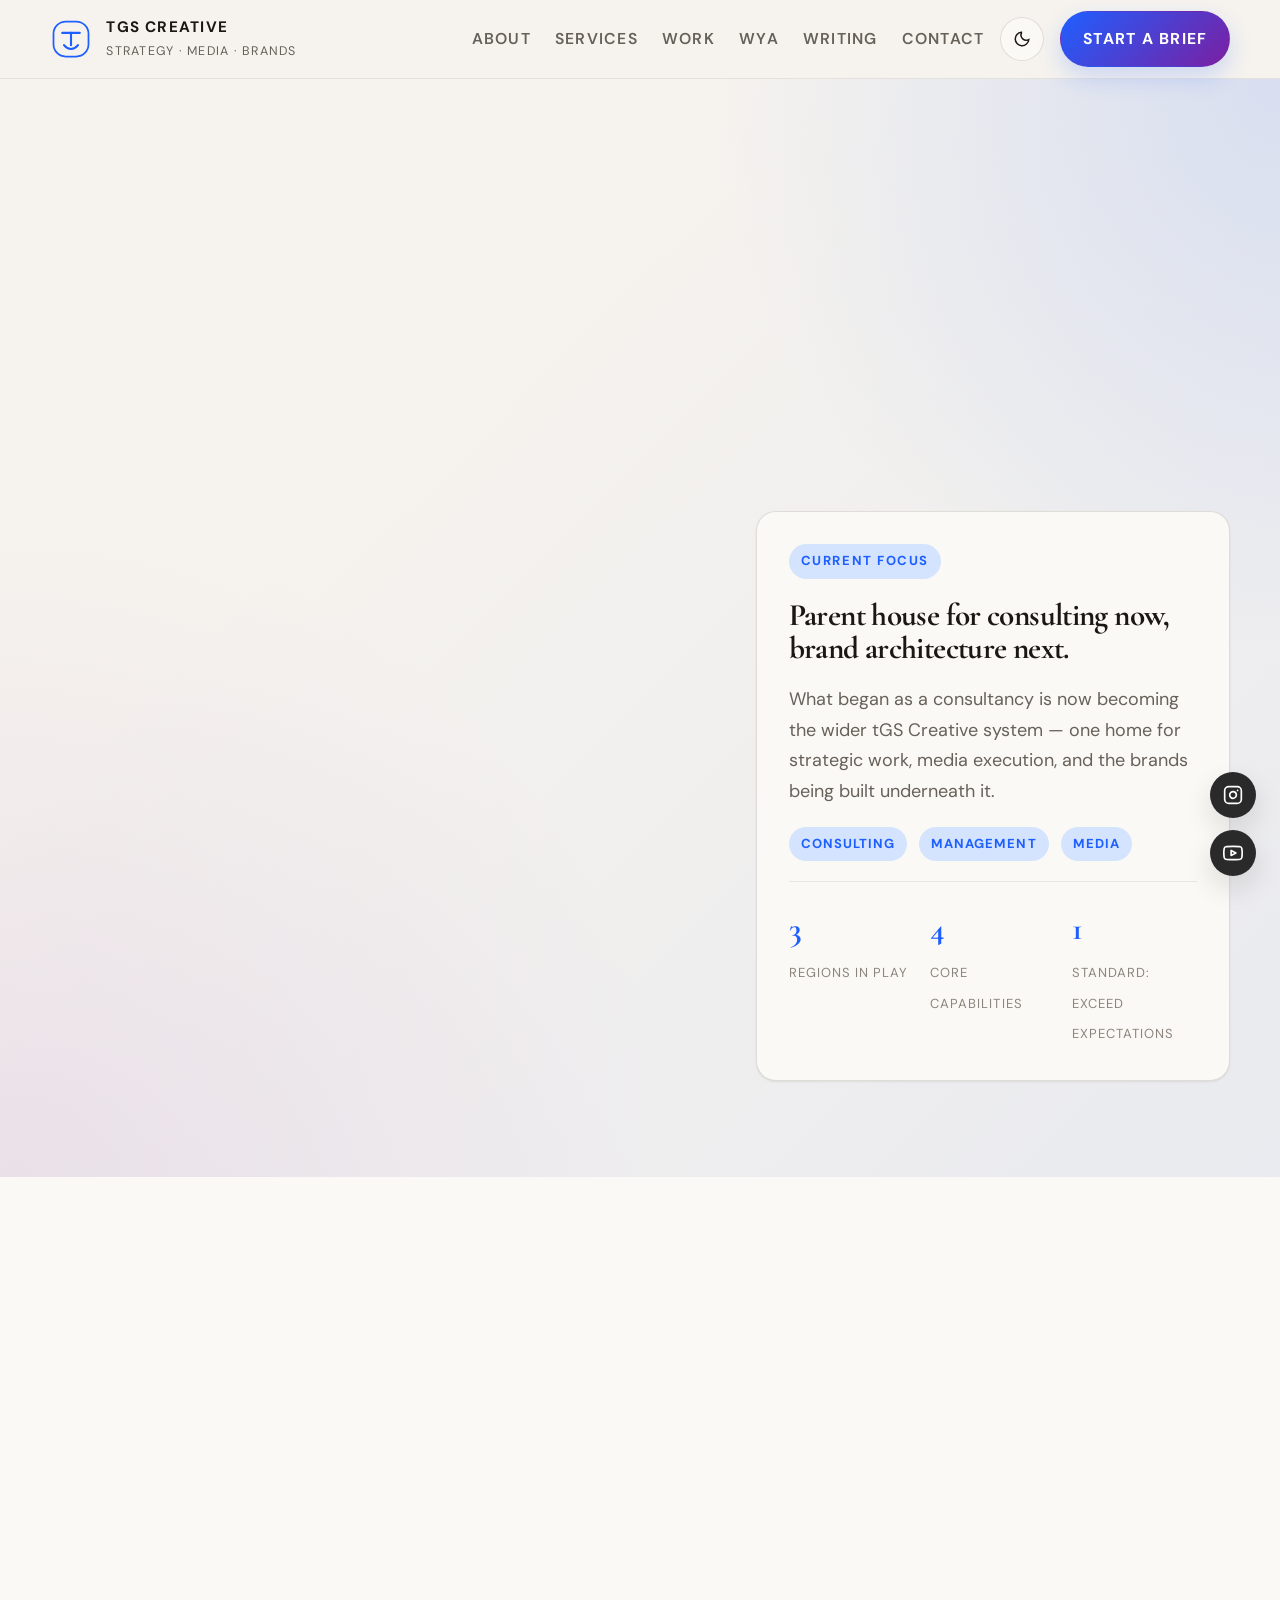
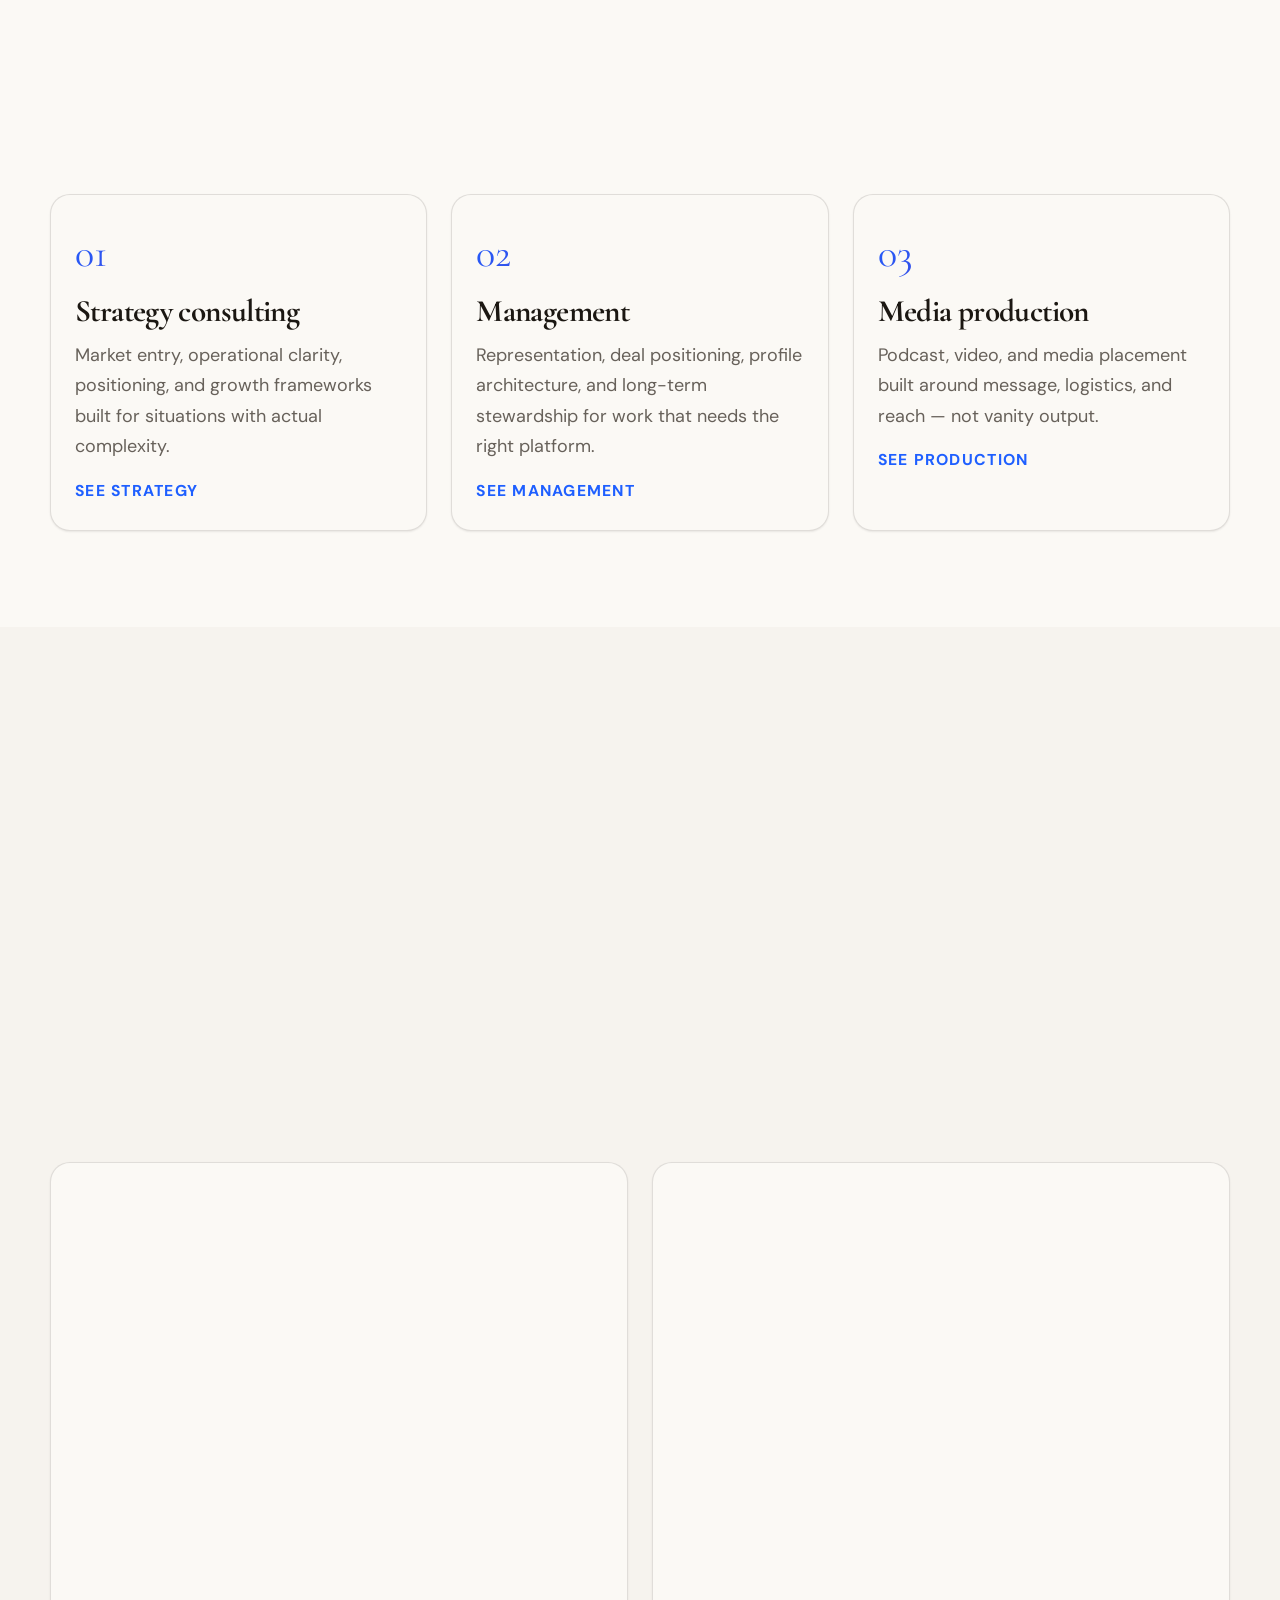
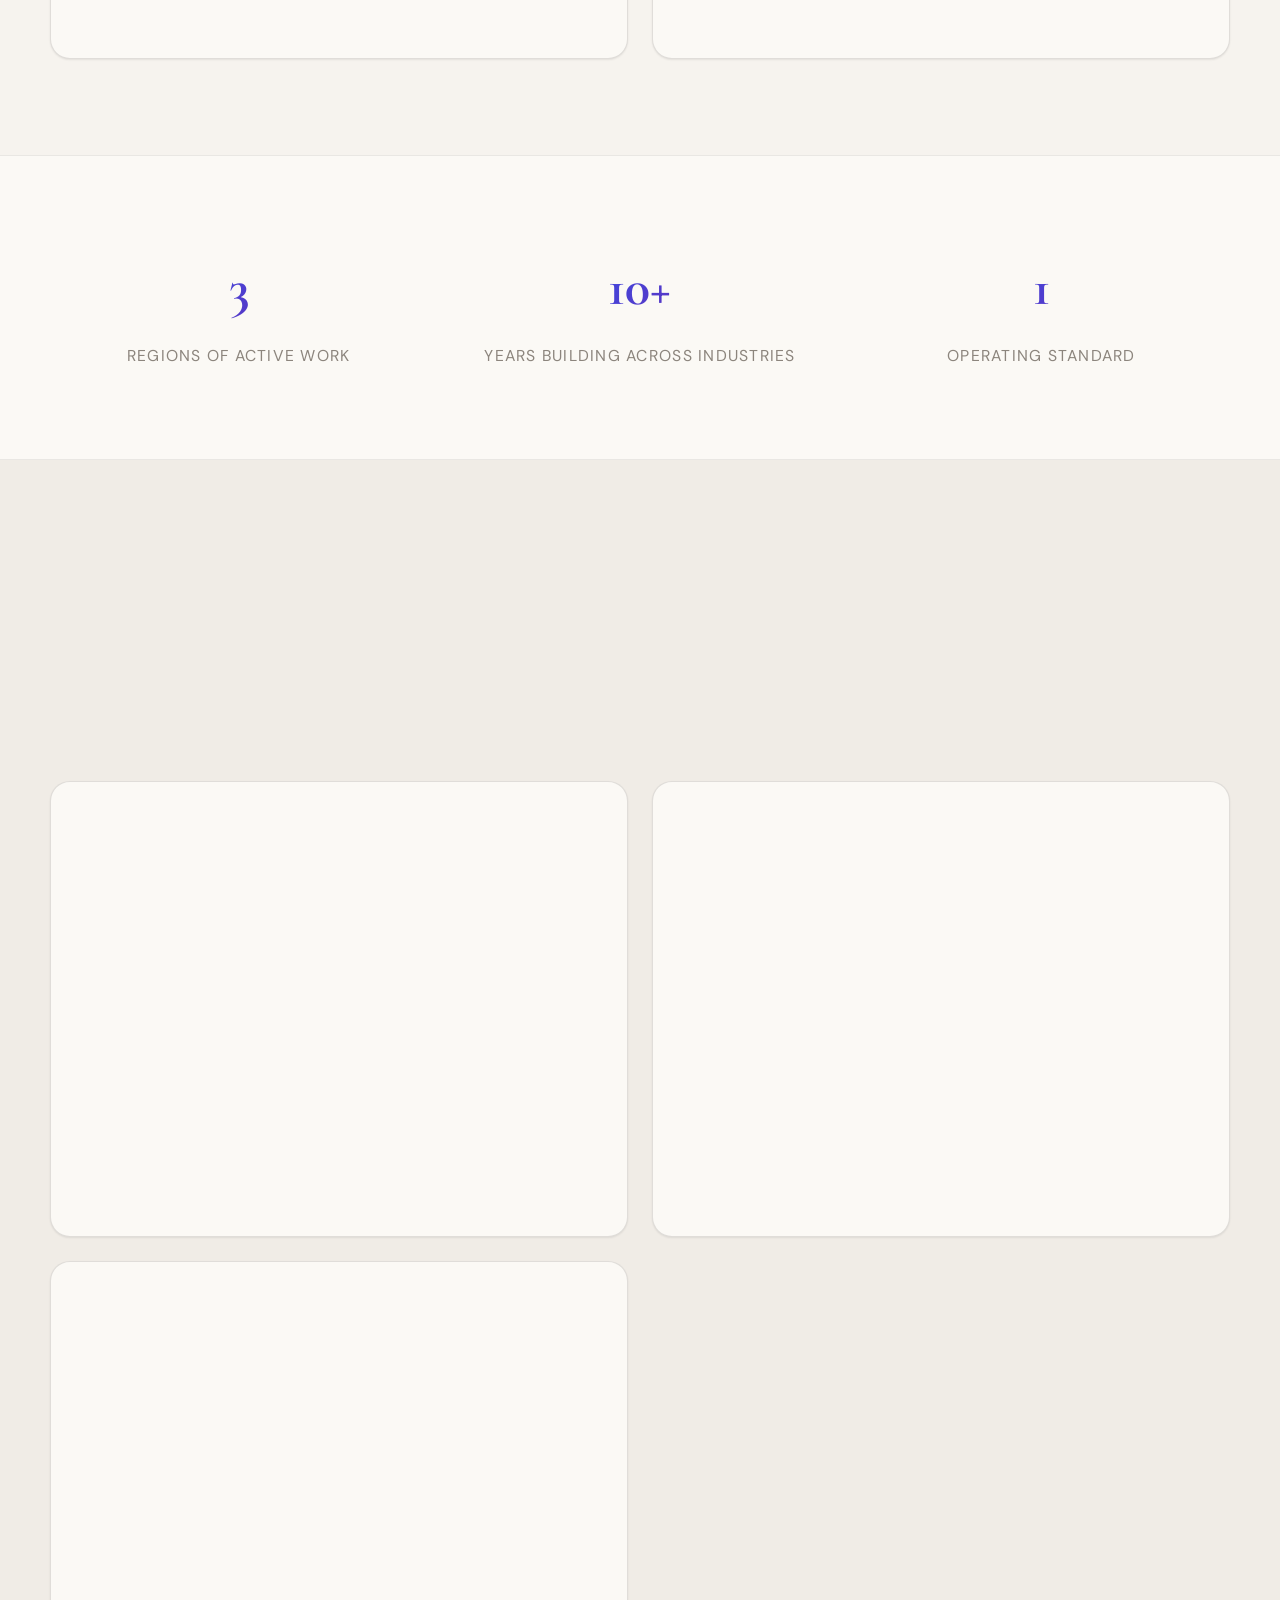
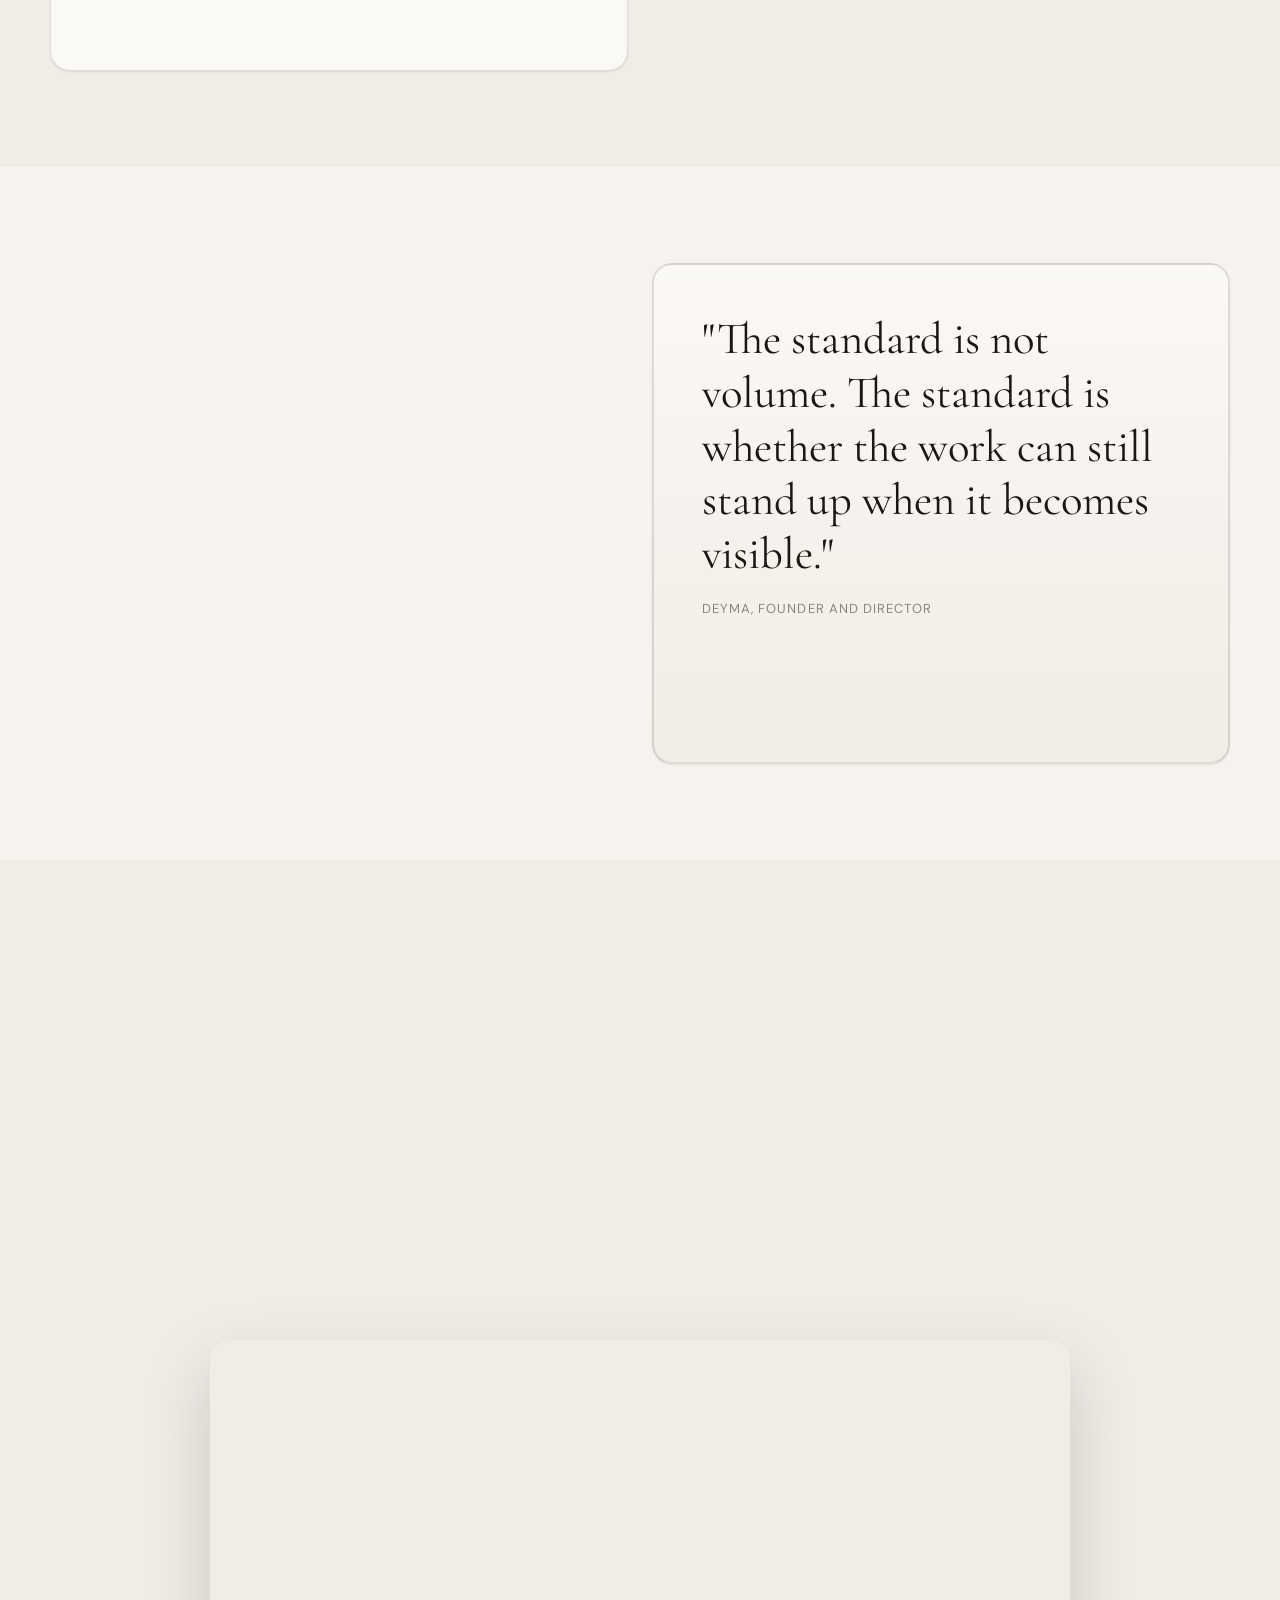
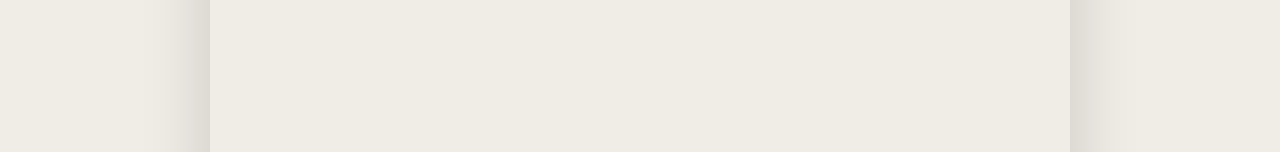
<file: index.html>
<!DOCTYPE html>
<html lang="en">
<head>
  <meta charset="UTF-8">
  <meta name="viewport" content="width=device-width, initial-scale=1.0">
  <!-- Google Analytics GA4 -->
<script async src="https://www.googletagmanager.com/gtag/js?id=G-T5VBQ62VZ2"></script>
<script>
  window.dataLayer = window.dataLayer || [];
  function gtag(){dataLayer.push(arguments);}
  gtag('js', new Date());
  gtag('config', 'G-T5VBQ62VZ2');
</script>
  <!-- Favicon -->
<link rel="icon" type="image/x-icon" href="favicon.ico">
<link rel="apple-touch-icon" sizes="180x180" href="apple-touch-icon.png">
<meta name="theme-color" content="#1E5FFF">
  
  <title>tGS Creative | Strategy, Management, Media, and Brand Building</title>
  <meta name="description" content="tGS Creative builds strategy, management, media, and brands for expertise that deserves authority.">
  <link rel="preconnect" href="https://fonts.googleapis.com">
  <link rel="preconnect" href="https://fonts.gstatic.com" crossorigin>
  <link href="https://fonts.googleapis.com/css2?family=Cormorant+Garamond:wght@500;600;700&family=DM+Sans:wght@400;500;700&display=swap" rel="stylesheet">
  <link rel="stylesheet" href="style.css">
  <link rel="stylesheet" href="responsive.css">
  <script src="main.js" defer></script>
</head>
<body>
  <a class="skip-link" href="#main">Skip to content</a>
  <header class="site-header">
    <div class="container nav-shell">
      <a class="brand" href="index.html" aria-label="tGS Creative home">
        <svg class="brand-mark" viewBox="0 0 48 48" fill="none" aria-hidden="true">
          <rect x="4" y="4" width="40" height="40" rx="14" stroke="currentColor" stroke-width="2"></rect>
          <path d="M14 17H34" stroke="currentColor" stroke-width="2.4" stroke-linecap="round"></path>
          <path d="M24 17V31" stroke="currentColor" stroke-width="2.4" stroke-linecap="round"></path>
          <path d="M16 31C18.5 34 21 35.5 24 35.5C27 35.5 29.5 34 32 31" stroke="currentColor" stroke-width="2.4" stroke-linecap="round"></path>
        </svg>
        <span class="brand-text"><strong>tGS Creative</strong><span>Strategy · Media · Brands</span></span>
      </a>
      <div class="nav-row">
        <nav class="main-nav" data-site-nav>
          <a href="about.html">About</a>
          <a href="services.html">Services</a>
          <a href="work.html">Work</a>
          <a href="wya.html">WYA</a>
          <a href="blog.html">Writing</a>
          <a href="contact.html">Contact</a>
        </nav>
        <button class="menu-toggle" type="button" aria-label="Toggle menu" aria-expanded="false" data-menu-toggle>
          <svg width="18" height="18" viewBox="0 0 24 24" fill="none" stroke="currentColor" stroke-width="2" aria-hidden="true"><path d="M3 6h18M3 12h18M3 18h18"></path></svg>
        </button>
        <button class="icon-btn hide-mobile" type="button" data-theme-toggle aria-label="Toggle theme"></button>
        <a class="btn btn-primary hide-mobile" href="contact.html">Start a brief</a>
      </div>
    </div>
  </header>

  <main id="main">
    <section class="section hero">
      <div class="container hero-inner">
        <div class="hero-copy reveal">
          <span class="eyebrow">tGS Creative</span>
          <h1>We build what real expertise deserves.</h1>
          <div class="divider"></div>
          <p class="lead">tGS Creative is the house for strategy, management, media production, and brand building shaped around people and ideas with genuine weight behind them.</p>
          <p>We work where authority, visibility, and execution need to meet — across the UK, West Africa, and the United States.</p>
          <div class="btn-row">
            <a class="btn btn-primary" href="work.html">View the work</a>
            <a class="btn btn-secondary" href="services.html">Explore services</a>
          </div>
        </div>
        <aside class="hero-card reveal">
          <span class="hero-tag">Current focus</span>
          <h3>Parent house for consulting now, brand architecture next.</h3>
          <p>What began as a consultancy is now becoming the wider tGS Creative system — one home for strategic work, media execution, and the brands being built underneath it.</p>
          <div class="tag-row">
            <span class="tag">Consulting</span>
            <span class="tag">Management</span>
            <span class="tag">Media</span>
          </div>
          <div class="stat-grid">
            <div><strong>3</strong><span>Regions in play</span></div>
            <div><strong>4</strong><span>Core capabilities</span></div>
            <div><strong>1</strong><span>Standard: exceed expectations</span></div>
          </div>
        </aside>
      </div>
    </section>

    <section class="section surface">
      <div class="container">
        <header class="section-head reveal">
          <span class="eyebrow">What we do</span>
          <h2>Built for work that needs depth, not decoration.</h2>
          <p>Our services are designed for founders, authors, executives, academics, public voices, and brands that need clear thinking and serious execution.</p>
        </header>
        <div class="cards-3">
          <article class="card reveal">
            <span class="card-number">01</span>
            <h3>Strategy consulting</h3>
            <p>Market entry, operational clarity, positioning, and growth frameworks built for situations with actual complexity.</p>
            <a class="card-link" href="services.html#strategy">See strategy</a>
          </article>
          <article class="card reveal">
            <span class="card-number">02</span>
            <h3>Management</h3>
            <p>Representation, deal positioning, profile architecture, and long-term stewardship for work that needs the right platform.</p>
            <a class="card-link" href="services.html#management">See management</a>
          </article>
          <article class="card reveal">
            <span class="card-number">03</span>
            <h3>Media production</h3>
            <p>Podcast, video, and media placement built around message, logistics, and reach — not vanity output.</p>
            <a class="card-link" href="services.html#media">See production</a>
          </article>
        </div>
      </div>
    </section>

    <section class="section">
      <div class="container">
        <header class="section-head reveal">
          <span class="eyebrow">The studio</span>
          <h2>One creative house, different expressions.</h2>
          <p>tGS Creative is the parent platform. Under it sit brands and ventures with their own lane, tone, and ambition.</p>
        </header>
        <div class="brand-grid">
          <article class="brand-card reveal">
            <span class="tag">Parent house</span>
            <h3>tGS Creative Works</h3>
            <p>The consulting and media arm — strategy, management, production, and the infrastructure behind serious authority-building.</p>
            <a class="card-link" href="services.html">Explore the consultancy</a>
          </article>
          <article class="brand-card reveal">
            <span class="tag">Fashion brand</span>
            <h3>WYA — Wear Your Ambition</h3>
            <p>A fashion label built around one principle: execute. The philosophy is direct, self-defining, and designed to live beyond clothing.</p>
            <a class="card-link" href="wya.html">Enter WYA</a>
          </article>
        </div>
      </div>
    </section>

    <div class="insight-strip section-tight">
      <div class="container metrics-grid">
        <div class="metric reveal"><strong class="metric-number">3</strong><span>Regions of active work</span></div>
        <div class="metric reveal"><strong class="metric-number">10+</strong><span>Years building across industries</span></div>
        <div class="metric reveal"><strong class="metric-number">1</strong><span>Operating standard</span></div>
      </div>
    </div>

    <section class="section surface-alt">
      <div class="container">
        <header class="section-head reveal">
          <span class="eyebrow">Selected work</span>
          <h2>The work speaks best when it is concrete.</h2>
          <p>We are not interested in filling a page with generic claims. A small number of serious engagements tells the story better.</p>
        </header>
        <div class="work-grid">
          <article class="case-panel reveal">
            <span class="tag">Management · Media · Publishing</span>
            <h3>From zero digital footprint to international literary positioning.</h3>
            <p>An 87-year-old Nigerian author and statesman, decades of intellectual history, and a strategy built for London, Nigeria, and the United States at the same time.</p>
            <div class="tag-row">
              <span class="tag">10 agent targets</span>
              <span class="tag">3 countries</span>
              <span class="tag">Premium podcast placement</span>
            </div>
            <a class="card-link" href="work.html#adebisi">Read the case study</a>
          </article>
          <article class="case-panel reveal">
            <span class="tag">Training · Content Strategy · Market Mindset</span>
            <h3>Teaching people to think like market players. Using a real product in a real market.</h3>
            <p>The tGS Creative Marketing Cohort is a structured remote training programme for aspiring marketers across Nigeria and West Africa. Real products, real buyers, real feedback.</p>
            <div class="tag-row">
              <span class="tag">Level 1 in delivery</span>
              <span class="tag">West Africa</span>
              <span class="tag">Remote programme</span>
            </div>
            <a class="card-link" href="cohort.html">See the programme and apply</a>
          </article>
          <article class="case-panel reveal">
            <span class="tag">Brand Architecture · Fashion</span>
            <h3>A fashion label built on a philosophy. Not a trend. A standard.</h3>
            <p>WYA, Wear Your Ambition, is a tGS Creative-originated label built around one directive: execute. Brand identity, positioning language, and product philosophy built from the ground up.</p>
            <div class="tag-row">
              <span class="tag">Approaching launch</span>
              <span class="tag">UK</span>
              <span class="tag">Brand architecture</span>
            </div>
            <a class="card-link" href="wya.html">Enter WYA</a>
          </article>
        </div>
      </div>
    </section>

    <section class="section">
      <div class="container dual-grid">
        <div class="split-copy reveal">
          <span class="eyebrow">About the house</span>
          <h2>Built at the intersection of strategy, media, and ideas.</h2>
          <div class="divider"></div>
          <p>tGS Creative exists because the people with the most substantial work behind them are often the least well-positioned in public. The job is to close that gap properly.</p>
          <p>The leadership, the decision-making, and the tone are all grounded in one principle: give serious work the infrastructure it deserves.</p>
          <a class="btn btn-secondary" href="about.html">Read the full story</a>
        </div>
        <aside class="quote-panel reveal">
          <blockquote>"The standard is not volume. The standard is whether the work can still stand up when it becomes visible."</blockquote>
          <footer>Deyma, founder and director</footer>
        </aside>
      </div>
    </section>

    <section class="section surface-alt">
  <div class="container">
    <div class="section-head reveal">
      <span class="eyebrow">tGS Creative — Media Production</span>
      <h2>Africa's Underdevelopment: The Nigerian Predicament</h2>
      <div class="divider"></div>
      <p class="lead">A tGS Creative produced interview with Adeniyi A. Adebisi — retired Nigerian statesman, academic, and author — on the structural roots of Nigeria's underdevelopment and what serious reform would actually require.</p>
    </div>
    <div class="reveal" style="position:relative; width:100%; max-width:860px; margin: 0 auto var(--space-8); aspect-ratio: 16/9; border-radius: var(--radius-lg); overflow:hidden; box-shadow: var(--shadow-lg);">
      <iframe
        style="position:absolute; top:0; left:0; width:100%; height:100%; border:0;"
        src="https://www.youtube.com/embed/QdGENQ9IOew?si=WGCrIZBw2ou5xAYv"
        title="Africa's Underdevelopment: Author Adeniyi A. Adebisi on The Nigerian Predicament"
        frameborder="0"
        allow="accelerometer; autoplay; clipboard-write; encrypted-media; gyroscope; picture-in-picture; web-share"
        referrerpolicy="strict-origin-when-cross-origin"
        allowfullscreen>
      </iframe>
    </div>
    <div class="reveal" style="text-align:center;">
      <a href="work.html#adebisi" class="btn btn-secondary">Read the case study ›</a>
    </div>
  </div>
</section>
    <section class="section-tight">
      <div class="container cta-band reveal">
        <div>
          <span class="eyebrow">Start the conversation</span>
          <h3>Have something worth building?</h3>
          <p>Tell us what the work is, what stage it is at, and what needs to change.</p>
        </div>
        <div class="btn-row">
          <a class="btn btn-primary" href="contact.html">Get in touch</a>
          <a class="btn btn-secondary" href="wya.html">See WYA</a>
        </div>
      </div>
    </section>
  </main>

  <footer class="site-footer">
    <div class="container footer-grid">
      <div class="footer-col">
        <a class="brand" href="index.html">
          <svg class="brand-mark" viewBox="0 0 48 48" fill="none" aria-hidden="true">
            <rect x="4" y="4" width="40" height="40" rx="14" stroke="currentColor" stroke-width="2"></rect>
            <path d="M14 17H34" stroke="currentColor" stroke-width="2.4" stroke-linecap="round"></path>
            <path d="M24 17V31" stroke="currentColor" stroke-width="2.4" stroke-linecap="round"></path>
            <path d="M16 31C18.5 34 21 35.5 24 35.5C27 35.5 29.5 34 32 31" stroke="currentColor" stroke-width="2.4" stroke-linecap="round"></path>
          </svg>
          <span class="brand-text"><strong>tGS Creative</strong><span>Strategy · Media · Brands</span></span>
        </a>
        <p>A creative house for strategy, management, media production, and brands being built with intention.</p>
      </div>
      <div class="footer-col">
        <h4>Pages</h4>
        <a href="about.html">About</a>
        <a href="services.html">Services</a>
        <a href="work.html">Work</a>
        <a href="wya.html">WYA</a>
        <a href="blog.html">Writing</a>
        <a href="contact.html">Contact</a>
      </div>
      <div class="footer-col">
        <h4>Focus</h4>
        <p>Strategy consulting</p>
        <p>Management</p>
        <p>Media production</p>
        <p>Brand building</p>
      </div>
      <div class="footer-col">
        <h4>Contact</h4>
        <a href="mailto:info@tgsstudios.com">info@tgsstudios.com</a>
        <a href="https://tgsstudios.co.uk" target="_blank" rel="noopener noreferrer">tgsstudios.co.uk</a>
        <a href="https://www.linkedin.com/company/118834600" target="_blank" rel="noopener noreferrer">LinkedIn</a>
      </div>
    </div>
    <div class="container footer-base">
      <p>&copy; <span data-year></span> tGS Creative. All rights reserved.</p>
      <p>Active from tgsstudios.co.uk while the future domain is prepared.</p>
    </div>
  </footer>
    <!-- Social float buttons -->
  <div class="social-float" aria-label="Social links">
    <a href="https://www.instagram.com/tgscr8iv?igsh=Z3hpamx1M292dTJ0&utm_source=qr" target="_blank" rel="noopener noreferrer" class="instagram" aria-label="tGS Creative on Instagram">
      <svg width="20" height="20" viewBox="0 0 24 24" fill="none" stroke="currentColor" stroke-width="2" stroke-linecap="round" stroke-linejoin="round" aria-hidden="true"><rect x="2" y="2" width="20" height="20" rx="5" ry="5"/><path d="M16 11.37A4 4 0 1 1 12.63 8 4 4 0 0 1 16 11.37z"/><line x1="17.5" y1="6.5" x2="17.51" y2="6.5"/></svg>
    </a>
    <a href="https://www.youtube.com/@R3G4L3" target="_blank" rel="noopener noreferrer" class="youtube" aria-label="tGS Creative on YouTube">
      <svg width="20" height="20" viewBox="0 0 24 24" fill="none" stroke="currentColor" stroke-width="2" stroke-linecap="round" stroke-linejoin="round" aria-hidden="true"><path d="M22.54 6.42a2.78 2.78 0 0 0-1.95-1.96C18.88 4 12 4 12 4s-6.88 0-8.59.46A2.78 2.78 0 0 0 1.46 6.42 29 29 0 0 0 1 12a29 29 0 0 0 .46 5.58 2.78 2.78 0 0 0 1.95 1.95C5.12 20 12 20 12 20s6.88 0 8.59-.47a2.78 2.78 0 0 0 1.95-1.95A29 29 0 0 0 23 12a29 29 0 0 0-.46-5.58z"/><polygon points="9.75 15.02 15.5 12 9.75 8.98 9.75 15.02"/></svg>
    </a>
  </div>
</body>
</html>
</file>
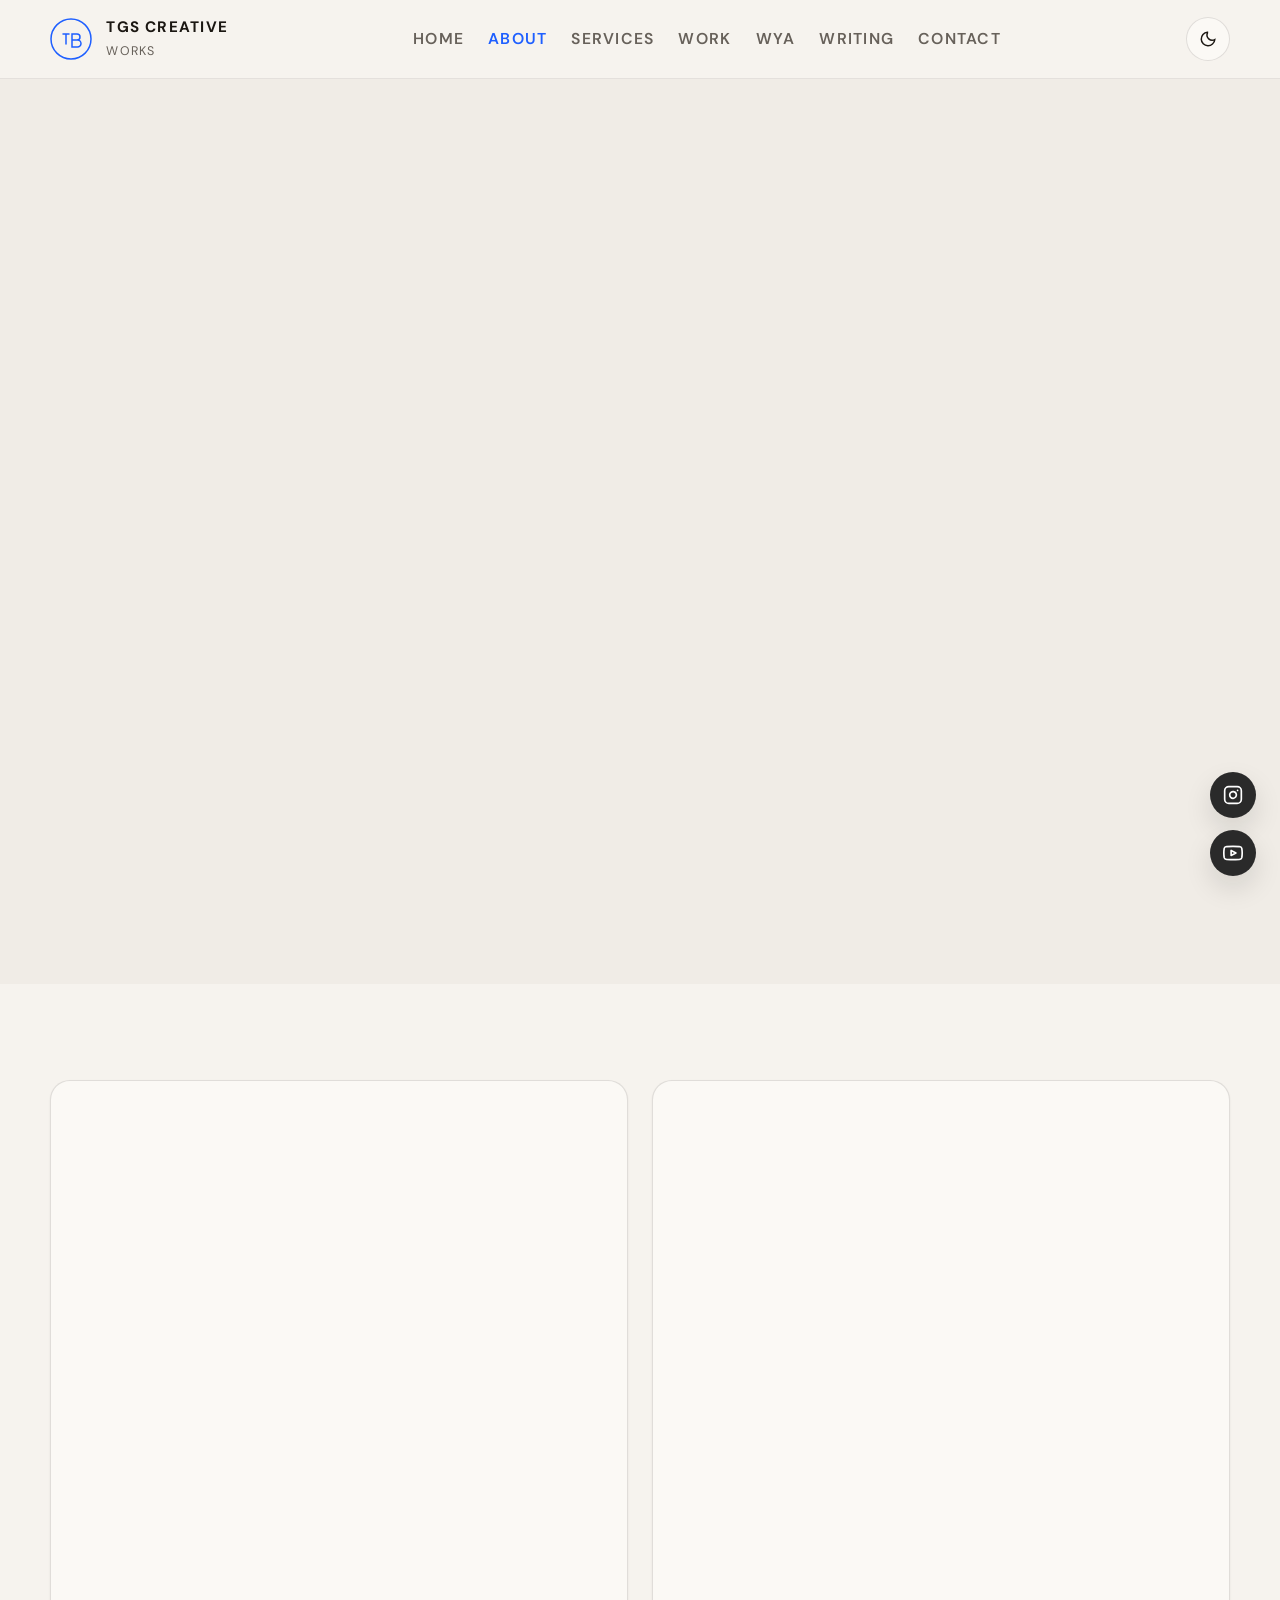
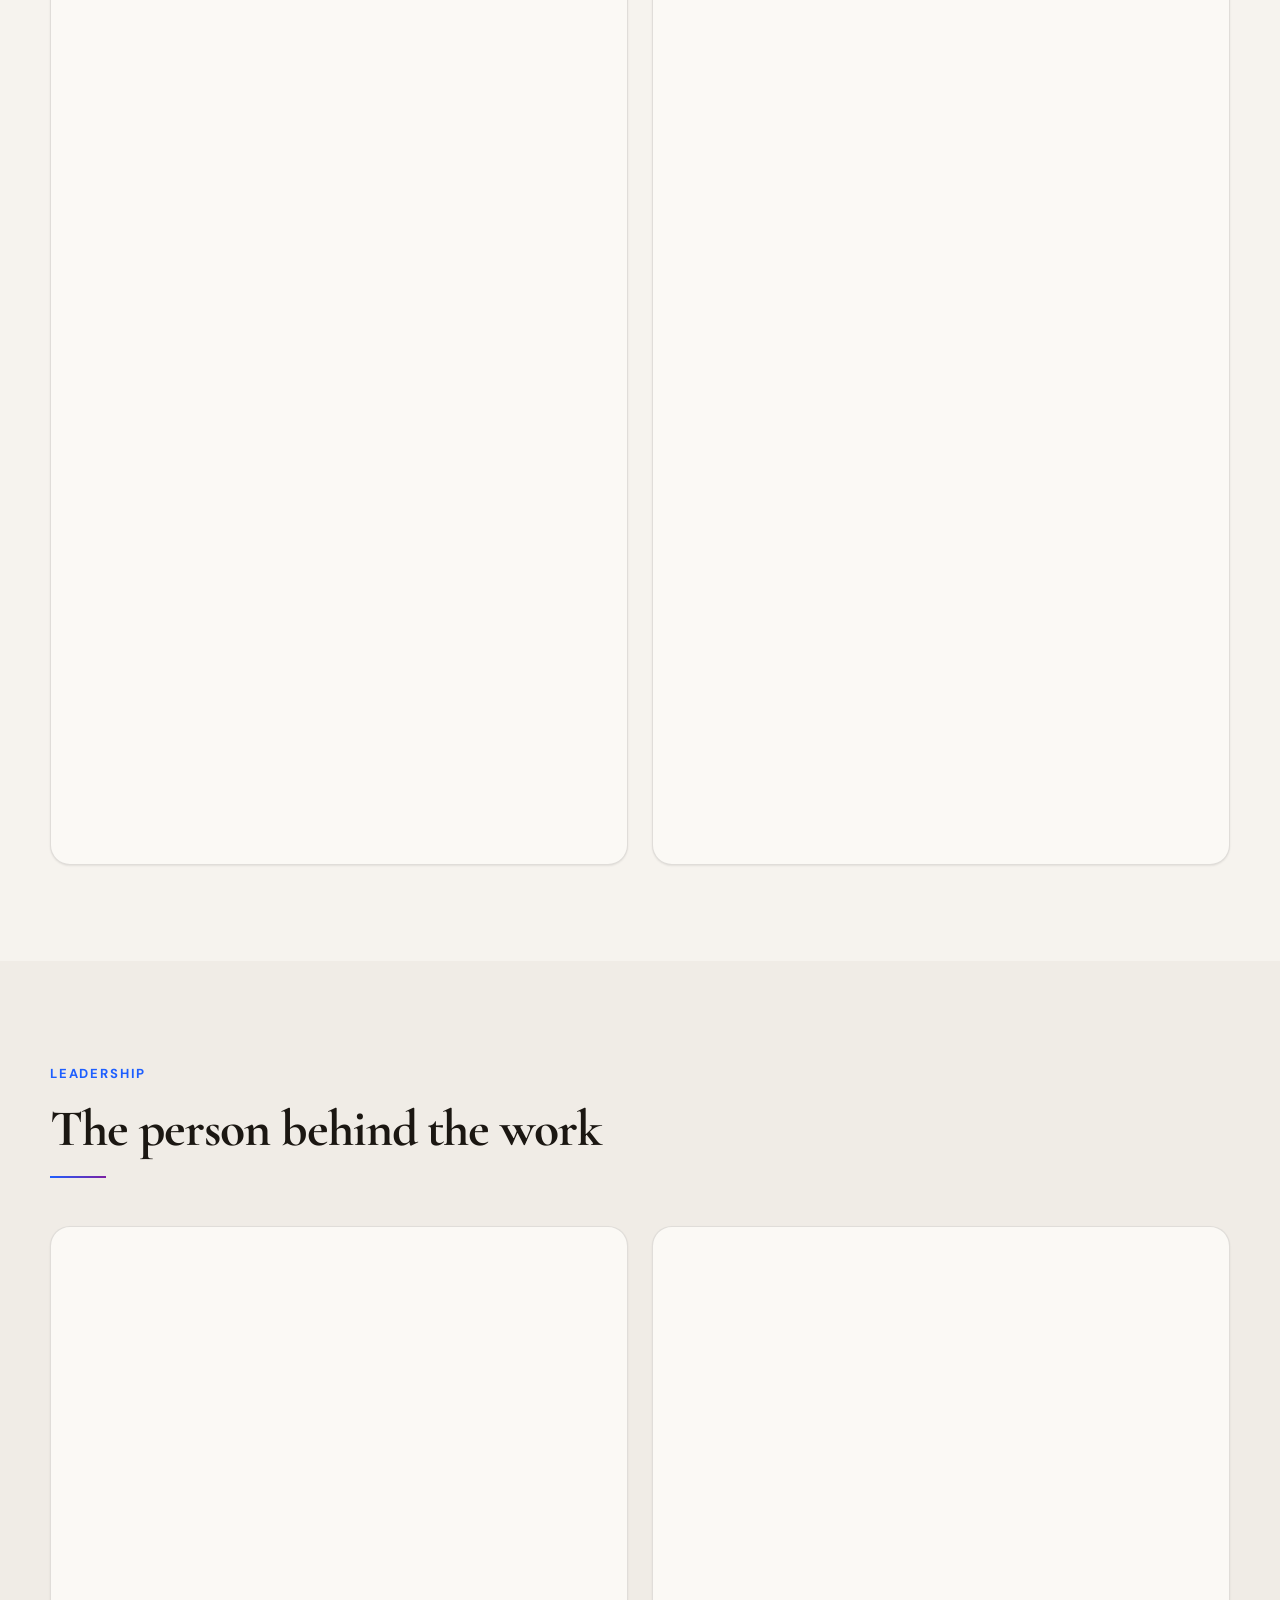
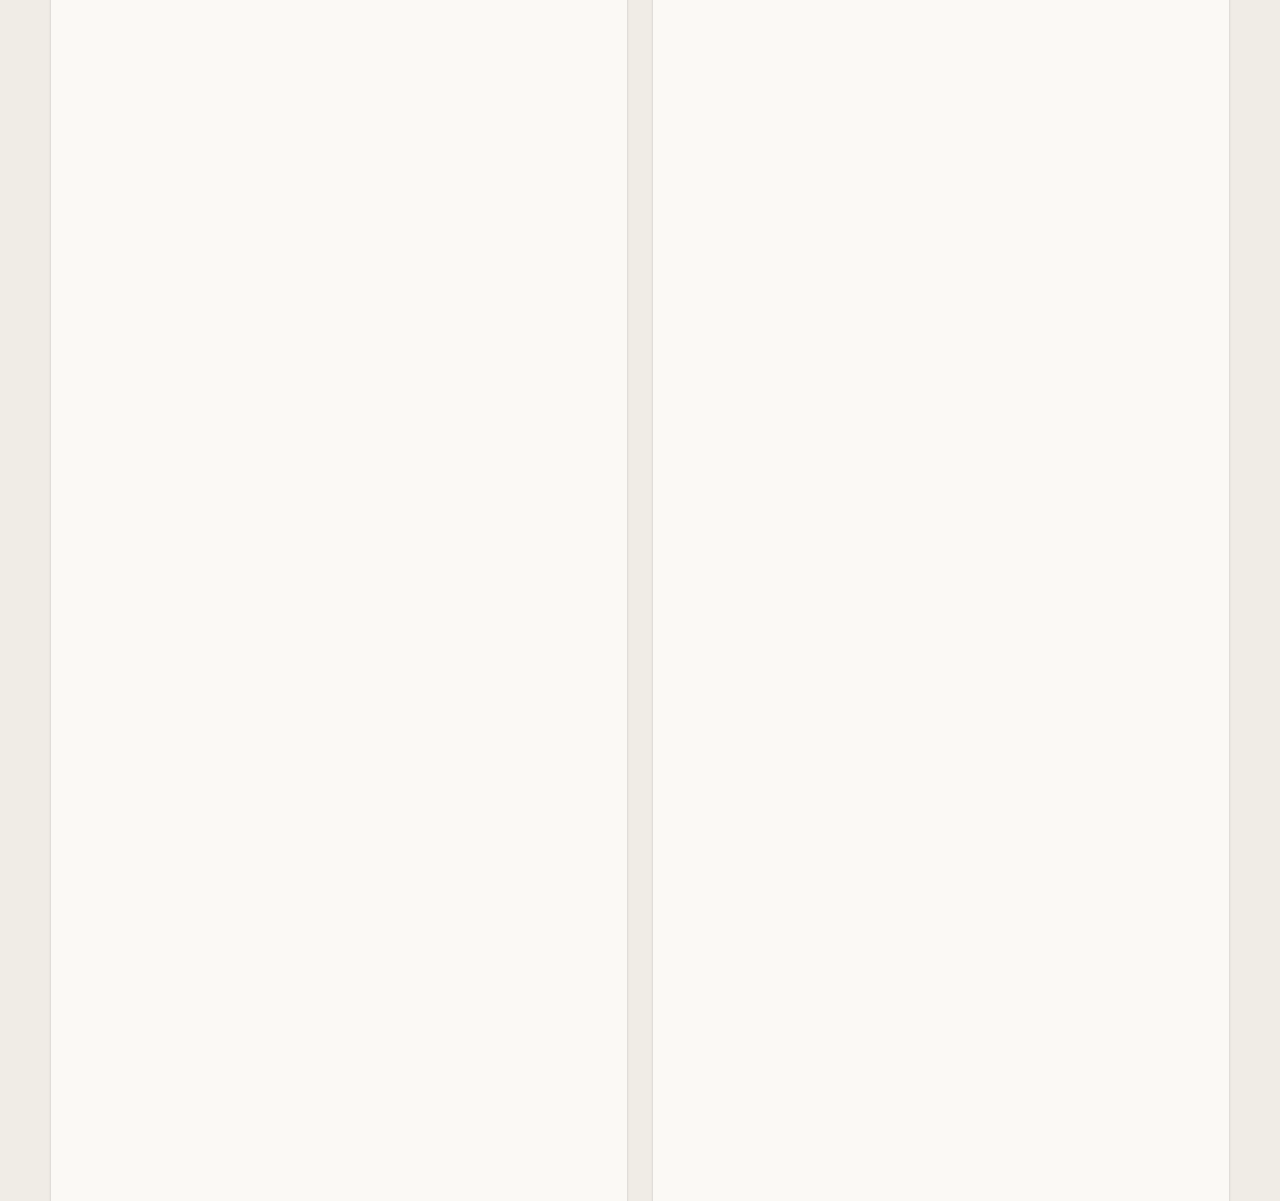
<file: about.html>
<!DOCTYPE html>
<html lang="en" data-theme="light">
<head>
  <meta charset="UTF-8">
  <meta name="viewport" content="width=device-width, initial-scale=1.0">
  <!-- Google Analytics GA4 -->
<script async src="https://www.googletagmanager.com/gtag/js?id=G-T5VBQ62VZ2"></script>
<script>
  window.dataLayer = window.dataLayer || [];
  function gtag(){dataLayer.push(arguments);}
  gtag('js', new Date());
  gtag('config', 'G-T5VBQ62VZ2');
</script>
  <!-- Favicon -->
  <link rel="icon" type="image/x-icon" href="favicon.ico">
<link rel="apple-touch-icon" sizes="180x180" href="apple-touch-icon.png">
<meta name="theme-color" content="#1E5FFF">
  
  <title>About — tGS Creative Works</title>
  <meta name="description" content="tGS Creative Works is a strategy, management, and media production consultancy built around serious work that deserves serious infrastructure.">
  <link rel="preconnect" href="https://fonts.googleapis.com">
  <link rel="preconnect" href="https://fonts.gstatic.com" crossorigin>
  <link href="https://fonts.googleapis.com/css2?family=Cormorant+Garamond:ital,wght@0,400;0,600;1,400&family=DM+Sans:wght@400;500;700&display=swap" rel="stylesheet">
  <link rel="stylesheet" href="style.css">
  <link rel="stylesheet" href="responsive.css">
</head>
<body>

  <a class="skip-link" href="#main">Skip to main content</a>

  <header class="site-header">
    <div class="container">
      <div class="nav-shell">
        <a class="brand" href="index.html" aria-label="tGS Creative Works home">
          <svg class="brand-mark" viewBox="0 0 42 42" fill="none" aria-hidden="true">
            <circle cx="21" cy="21" r="20" stroke="currentColor" stroke-width="1.5"/>
            <path d="M13 16h6M16 16v10M22 16h5a3 3 0 010 6h-5v-6zM22 22h5.5a3.5 3.5 0 010 7H22v-7z" stroke="currentColor" stroke-width="1.5" stroke-linecap="round"/>
          </svg>
          <div class="brand-text">
            <strong>tGS Creative</strong>
            <span>Works</span>
          </div>
        </a>
        <nav class="main-nav" data-site-nav aria-label="Primary navigation">
          <a href="index.html">Home</a>
          <a href="about.html" aria-current="page">About</a>
          <a href="services.html">Services</a>
          <a href="work.html">Work</a>
          <a href="wya.html">WYA</a>
          <a href="blog.html">Writing</a>
          <a href="contact.html">Contact</a>
        </nav>
        <div class="nav-row">
          <button class="icon-btn" data-theme-toggle aria-label="Toggle dark mode">
            <svg width="18" height="18" viewBox="0 0 24 24" fill="none" stroke="currentColor" stroke-width="2"><circle cx="12" cy="12" r="5"/><path d="M12 1v2M12 21v2M4.22 4.22l1.42 1.42M18.36 18.36l1.42 1.42M1 12h2M21 12h2M4.22 19.78l1.42-1.42M18.36 5.64l1.42-1.42"/></svg>
          </button>
          <button class="menu-toggle" data-menu-toggle aria-expanded="false" aria-label="Open menu">
            <svg width="20" height="20" viewBox="0 0 24 24" fill="none" stroke="currentColor" stroke-width="2"><line x1="3" y1="6" x2="21" y2="6"/><line x1="3" y1="12" x2="21" y2="12"/><line x1="3" y1="18" x2="21" y2="18"/></svg>
          </button>
        </div>
      </div>
    </div>
  </header>

  <main id="main">

    <section class="section surface-alt">
      <div class="container">
        <div class="section-head reveal">
          <span class="eyebrow">About</span>
          <h1>Built to give serious work the infrastructure it deserves</h1>
          <div class="divider"></div>
          <p class="lead">tGS Creative Works is a strategy, management, and media production consultancy. We work across the UK, West Africa, and the United States with people and projects that have substance behind them and need the structure to match.</p>
        </div>
      </div>
    </section>

    <section class="section">
      <div class="container">
        <div class="work-grid reveal">
          <div class="case-panel">
            <span class="eyebrow">The Organisation</span>
            <h2>What tGS Creative Works is.</h2>
            <p>tGS Creative Works is the consulting and media arm of tGS Studios. It handles the strategy, management, production, and content work that serious projects require before they can move properly in public.</p>
            <p>The work spans literary campaigns, training programmes, brand architecture, editorial strategy, media production, and the infrastructure that connects expertise to the right audience. It is not category-specific. The thinking is consistent across all of it.</p>
          </div>
          <div class="case-panel">
            <span class="eyebrow">The Principle</span>
            <h2>Why the business exists.</h2>
            <p>The people with the most substantial work behind them are often the least well-positioned in public. Not because the work is weak, but because the infrastructure around it has never been built properly. tGS Creative exists to close that gap.</p>
            <p>We start with what is already there: the work, the credibility, the knowledge, and the track record. Then we build the public-facing structure that reflects it accurately and moves it forward with purpose.</p>
          </div>
        </div>
      </div>
    </section>

    <section class="section surface-alt">
      <div class="container">
        <div class="reveal" style="margin-bottom: var(--space-12);">
          <span class="eyebrow">Leadership</span>
          <h2>The person behind the work</h2>
          <div class="divider"></div>
        </div>
        <div class="work-grid reveal">
          <div class="case-panel">
            <h3>Jeleel A. Deyma Ayoade</h3>
            <p style="font-size:var(--text-sm); color:var(--color-text-muted); text-transform:uppercase; letter-spacing:0.08em; margin-bottom:var(--space-4);">Director, tGS Creative Works</p>
            <p>Deyma leads tGS Creative Works with a background that crosses strategy, publishing, media, and brand development. The consultancy's approach, grounded in market thinking, clear positioning, and disciplined execution, reflects his direct experience of building infrastructure around people and ideas that deserve a wider reach.</p>
            <p>He directs the tGS Creative Marketing Cohort from the UK, manages the literary and media campaign for Adeniyi A. Adebisi, and oversees the development of WYA as a fashion and culture brand. The work is always practical and always specific: no abstract strategies that cannot be executed, no visibility without a structure to support it.</p>
          </div>
          <div class="case-panel">
            <span class="eyebrow">Operating Philosophy</span>
            <h3>Three things that are always true about how we work.</h3>
            <ul class="service-list" style="margin-top:var(--space-4);">
              <li><strong>Intelligence before action.</strong> We research, map, and understand before we recommend or execute. Decisions are made with the full picture in view.</li>
              <li><strong>Specificity over generality.</strong> Generic strategies produce generic results. Every engagement is built around the particular work, the particular audience, and the particular moment.</li>
              <li><strong>Execution is the proof.</strong> We are not in the business of producing plans that sit in folders. The work is not finished until it is in motion and producing a result.</li>
            </ul>
          </div>
        </div>
      </div>
    </section>

    <section class="section">
      <div class="container">
        <div class="reveal" style="margin-bottom: var(--space-12);">
          <span class="eyebrow">The Brands</span>
          <h2>The house and what it carries</h2>
          <div class="divider"></div>
        </div>
        <div class="cards-3 reveal">
          <article class="post-card">
            <span class="eyebrow">The Consultancy</span>
            <h3>tGS Creative Works</h3>
            <p>Strategy, management, media production, and content infrastructure. The arm that builds the platform around the work and moves it into the right rooms.</p>
            <a href="services.html" class="card-link">See what we offer ›</a>
          </article>
          <article class="post-card">
            <span class="eyebrow">The Label</span>
            <h3>WYA: Wear Your Ambition</h3>
            <p>A fashion label built around one principle: execute. The philosophy is direct and self-defining. The standard is set by the person wearing it.</p>
            <a href="wya.html" class="card-link">Enter WYA ›</a>
          </article>
          <article class="post-card">
            <span class="eyebrow">The Writing</span>
            <h3>Essays and editorial</h3>
            <p>Long-form thinking on strategy, authority, markets, and the infrastructure behind serious work. Written from inside the practice, not outside it.</p>
            <a href="blog.html" class="card-link">Read the writing ›</a>
          </article>
        </div>
      </div>
    </section>

    <section class="section surface-alt">
      <div class="container">
        <div class="work-grid reveal">
          <div class="case-panel">
            <span class="eyebrow">Where We Operate</span>
            <h2>UK, West Africa, and the United States.</h2>
            <p>tGS Creative Works is based in Salford, England. Active engagements are currently running across the UK, Nigeria, and the United States, with the capacity to work in any context where strategy, management, or media production is needed.</p>
            <p>The work is not geography-dependent. The thinking travels.</p>
          </div>
          <div class="case-panel">
            <span class="eyebrow">Working With Us</span>
            <h2>A small number of engagements. Serious attention.</h2>
            <p>tGS Creative Works does not take on a large volume of clients at any one time. This is deliberate. The quality of the thinking and the depth of the engagement matter more than the quantity of the work.</p>
            <p>If you have a project that needs this kind of attention, the best first step is a direct conversation about the work, the goal, and what needs to change.</p>
            <a href="contact.html" class="btn btn-primary" style="margin-top:var(--space-6); display:inline-block;">Start that conversation</a>
          </div>
        </div>
      </div>
    </section>

  </main>

  <footer class="site-footer surface">
    <div class="container">
      <div class="footer-grid">
        <div class="footer-col">
          <strong style="display:block; margin-bottom:var(--space-3); font-size:0.95rem; letter-spacing:0.08em; text-transform:uppercase;">tGS Creative Works</strong>
          <p style="font-size:var(--text-sm);">Strategy, management, media production, and brand architecture for expertise that deserves reach.</p>
        </div>
        <div class="footer-col">
          <strong style="display:block; margin-bottom:var(--space-3); font-size:var(--text-sm); text-transform:uppercase; letter-spacing:0.08em;">Navigate</strong>
          <a href="about.html">About</a>
          <a href="services.html">Services</a>
          <a href="work.html">Work</a>
          <a href="wya.html">WYA</a>
          <a href="blog.html">Writing</a>
        </div>
        <div class="footer-col">
          <strong style="display:block; margin-bottom:var(--space-3); font-size:var(--text-sm); text-transform:uppercase; letter-spacing:0.08em;">Contact</strong>
          <a href="mailto:info@tgsstudios.com">info@tgsstudios.com</a>
          <a href="contact.html">Send an enquiry</a>
        </div>
        <div class="footer-col">
          <strong style="display:block; margin-bottom:var(--space-3); font-size:var(--text-sm); text-transform:uppercase; letter-spacing:0.08em;">Brands</strong>
          <a href="wya.html">WYA: Wear Your Ambition</a>
          <a href="https://www.linkedin.com/company/118834600" target="_blank" rel="noopener noreferrer">LinkedIn</a>
        </div>
      </div>
      <div class="footer-base">
        <p>&#169; <span data-year></span> tGS Creative Works. All rights reserved.</p>
        <p>Salford, England</p>
      </div>
    </div>
  </footer>

  <script src="business-data.js" defer></script>
    <!-- Social float buttons -->
  <div class="social-float" aria-label="Social links">
    <a href="https://www.instagram.com/tgscr8iv?igsh=Z3hpamx1M292dTJ0&utm_source=qr" target="_blank" rel="noopener noreferrer" class="instagram" aria-label="tGS Creative on Instagram">
      <svg width="20" height="20" viewBox="0 0 24 24" fill="none" stroke="currentColor" stroke-width="2" stroke-linecap="round" stroke-linejoin="round" aria-hidden="true"><rect x="2" y="2" width="20" height="20" rx="5" ry="5"/><path d="M16 11.37A4 4 0 1 1 12.63 8 4 4 0 0 1 16 11.37z"/><line x1="17.5" y1="6.5" x2="17.51" y2="6.5"/></svg>
    </a>
    <a href="https://www.youtube.com/@R3G4L3" target="_blank" rel="noopener noreferrer" class="youtube" aria-label="tGS Creative on YouTube">
      <svg width="20" height="20" viewBox="0 0 24 24" fill="none" stroke="currentColor" stroke-width="2" stroke-linecap="round" stroke-linejoin="round" aria-hidden="true"><path d="M22.54 6.42a2.78 2.78 0 0 0-1.95-1.96C18.88 4 12 4 12 4s-6.88 0-8.59.46A2.78 2.78 0 0 0 1.46 6.42 29 29 0 0 0 1 12a29 29 0 0 0 .46 5.58 2.78 2.78 0 0 0 1.95 1.95C5.12 20 12 20 12 20s6.88 0 8.59-.47a2.78 2.78 0 0 0 1.95-1.95A29 29 0 0 0 23 12a29 29 0 0 0-.46-5.58z"/><polygon points="9.75 15.02 15.5 12 9.75 8.98 9.75 15.02"/></svg>
    </a>
  </div>
</body>
</html>
</file>
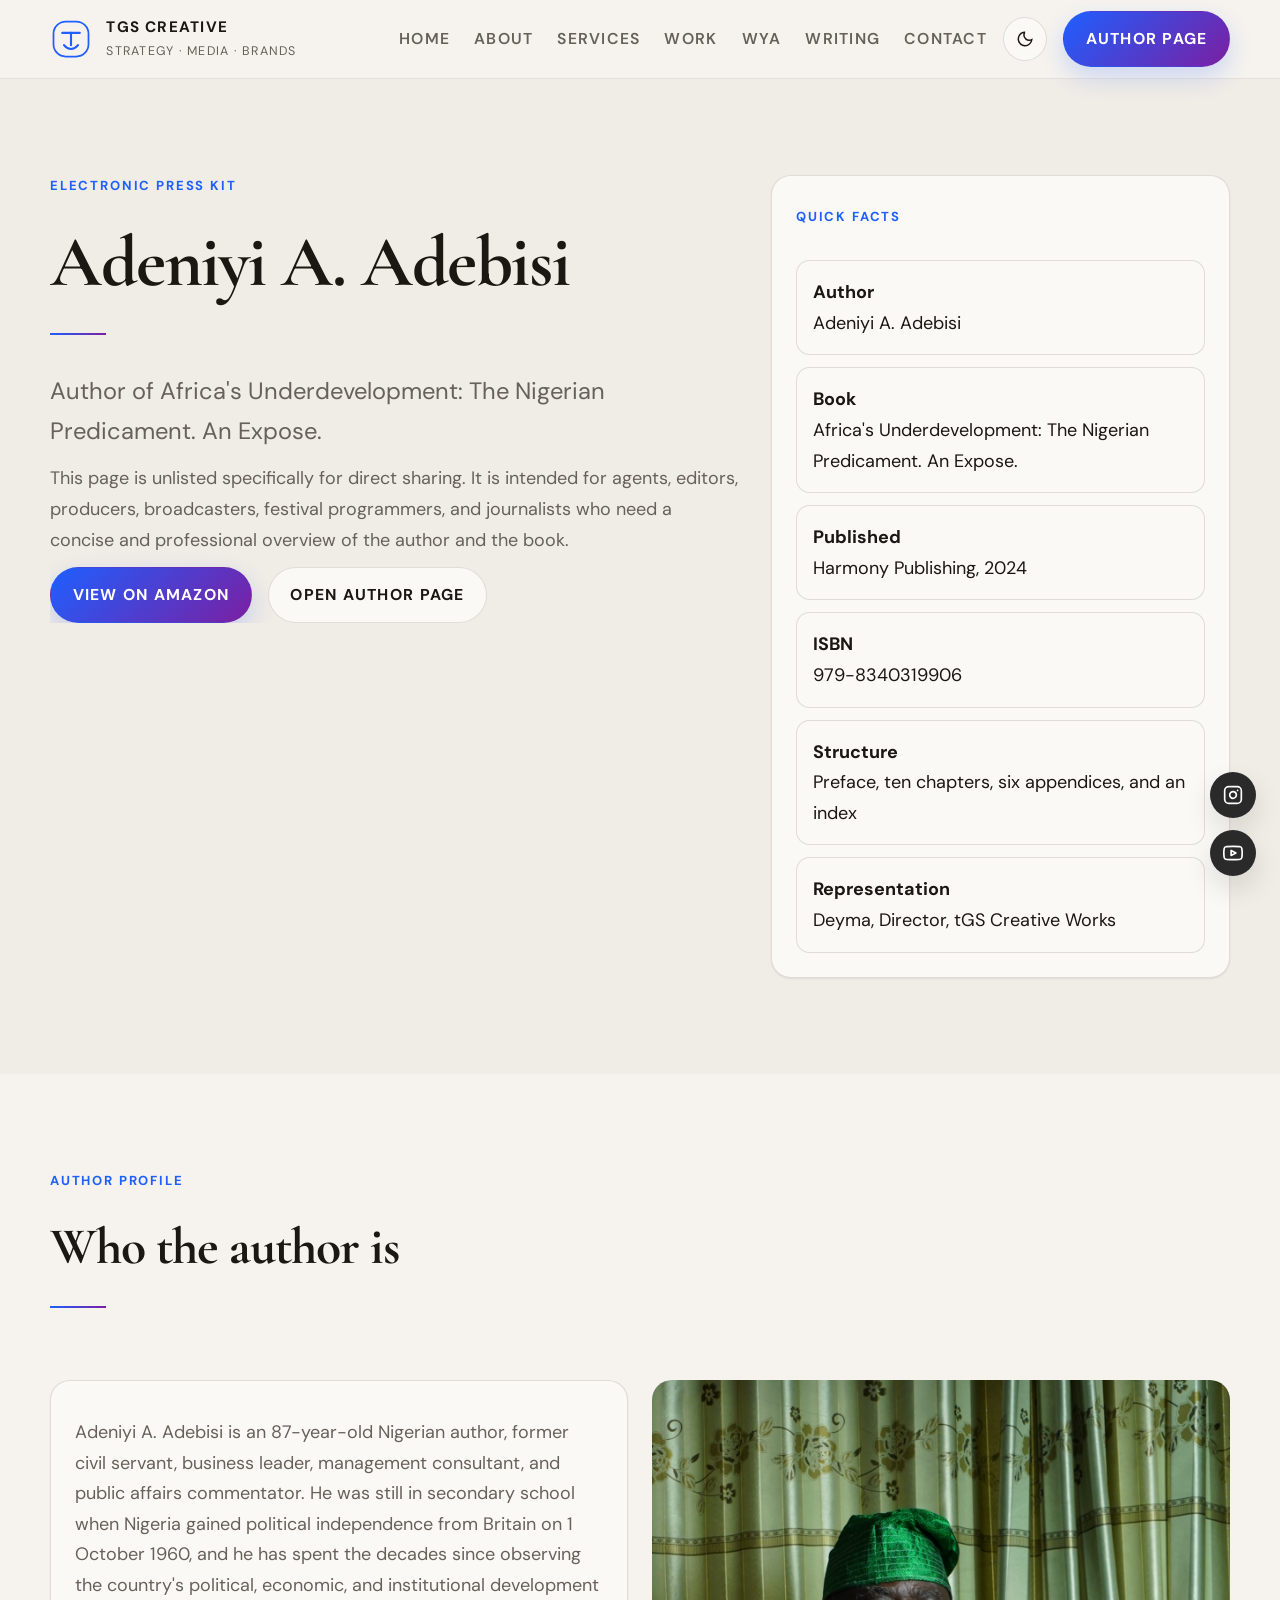
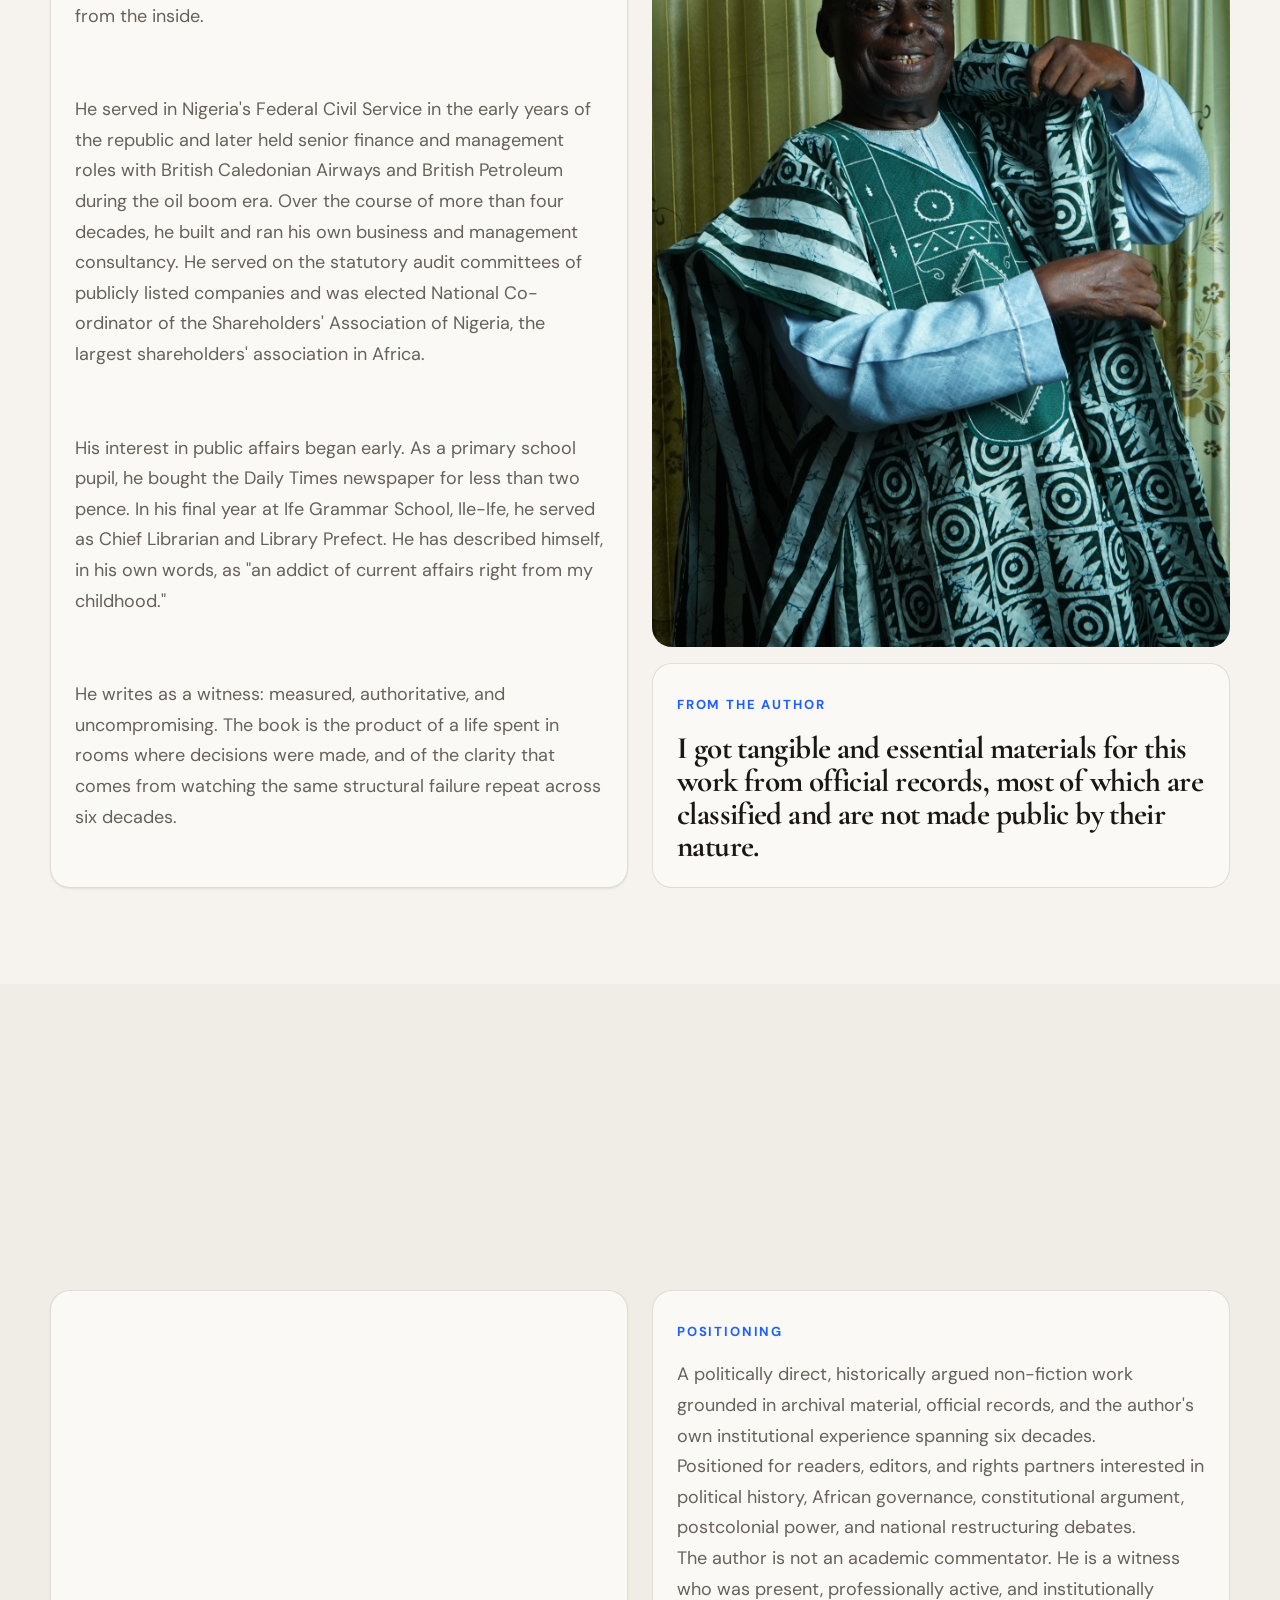
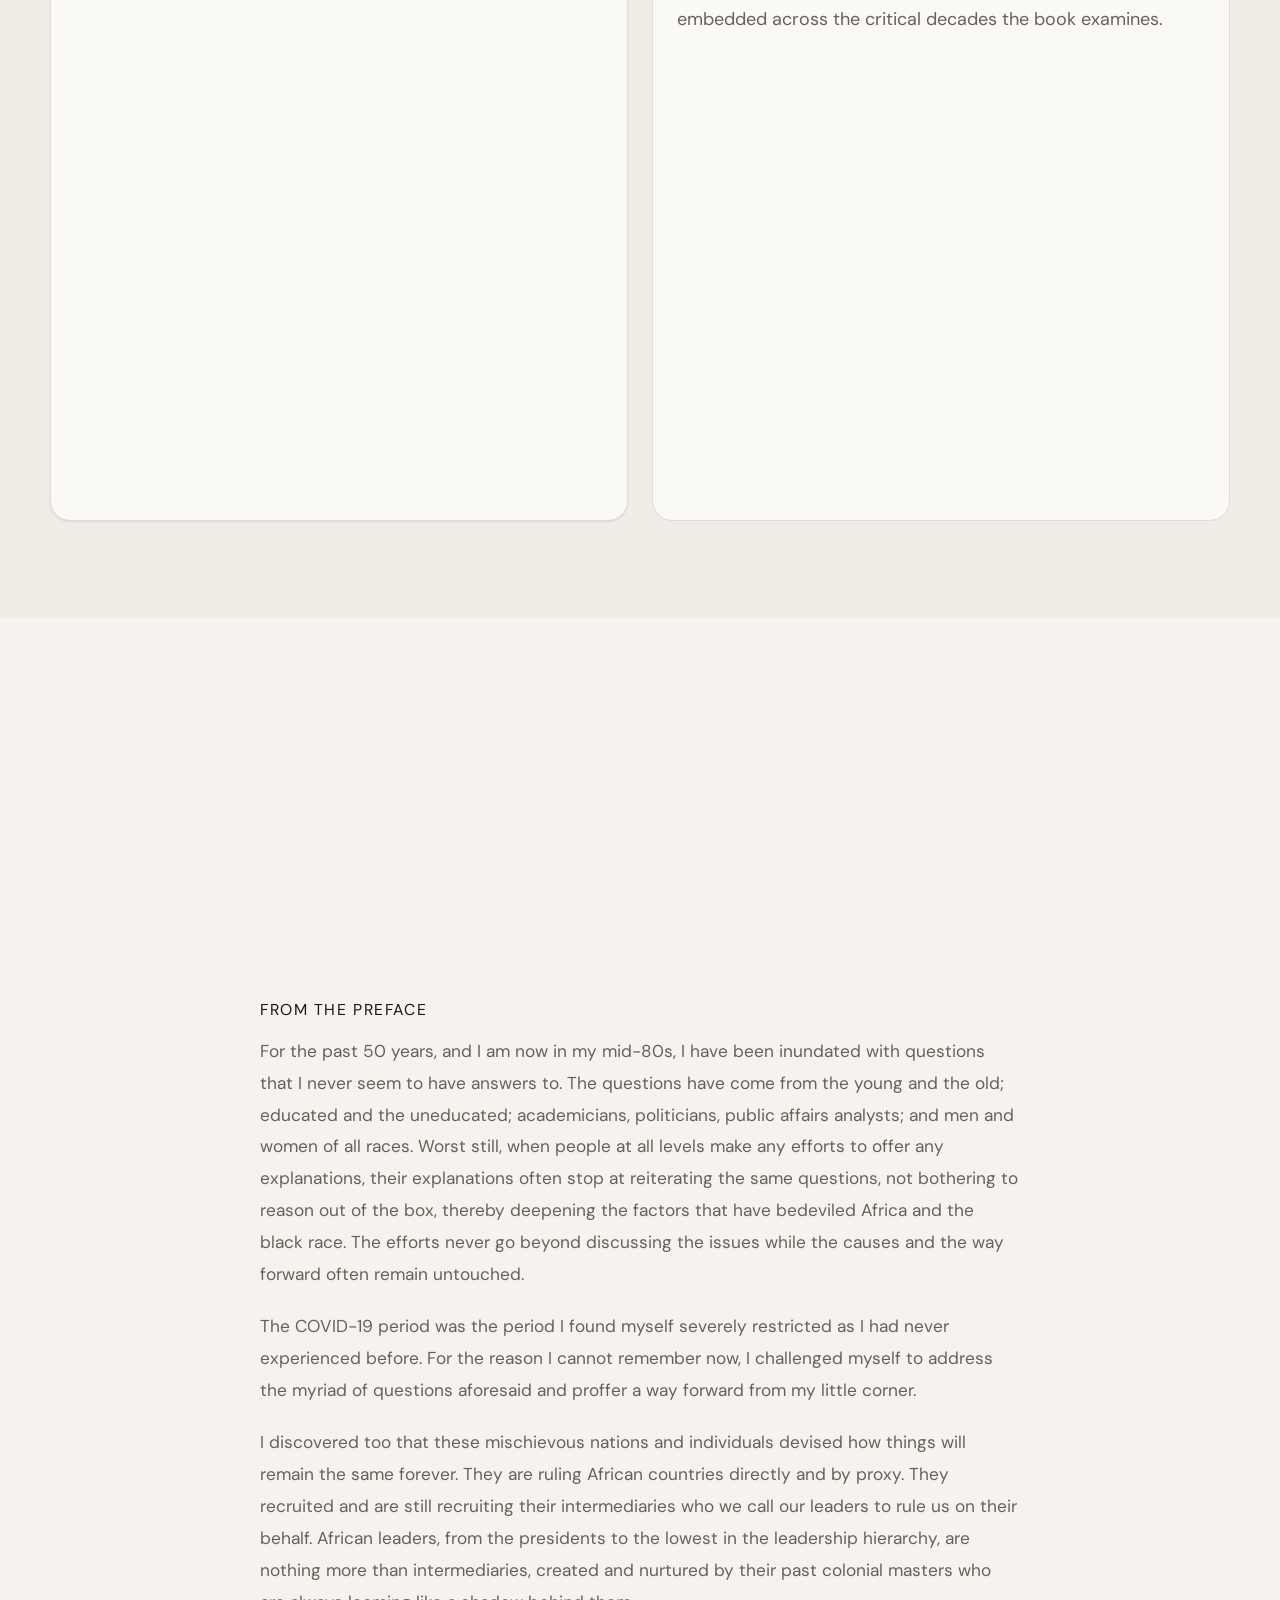
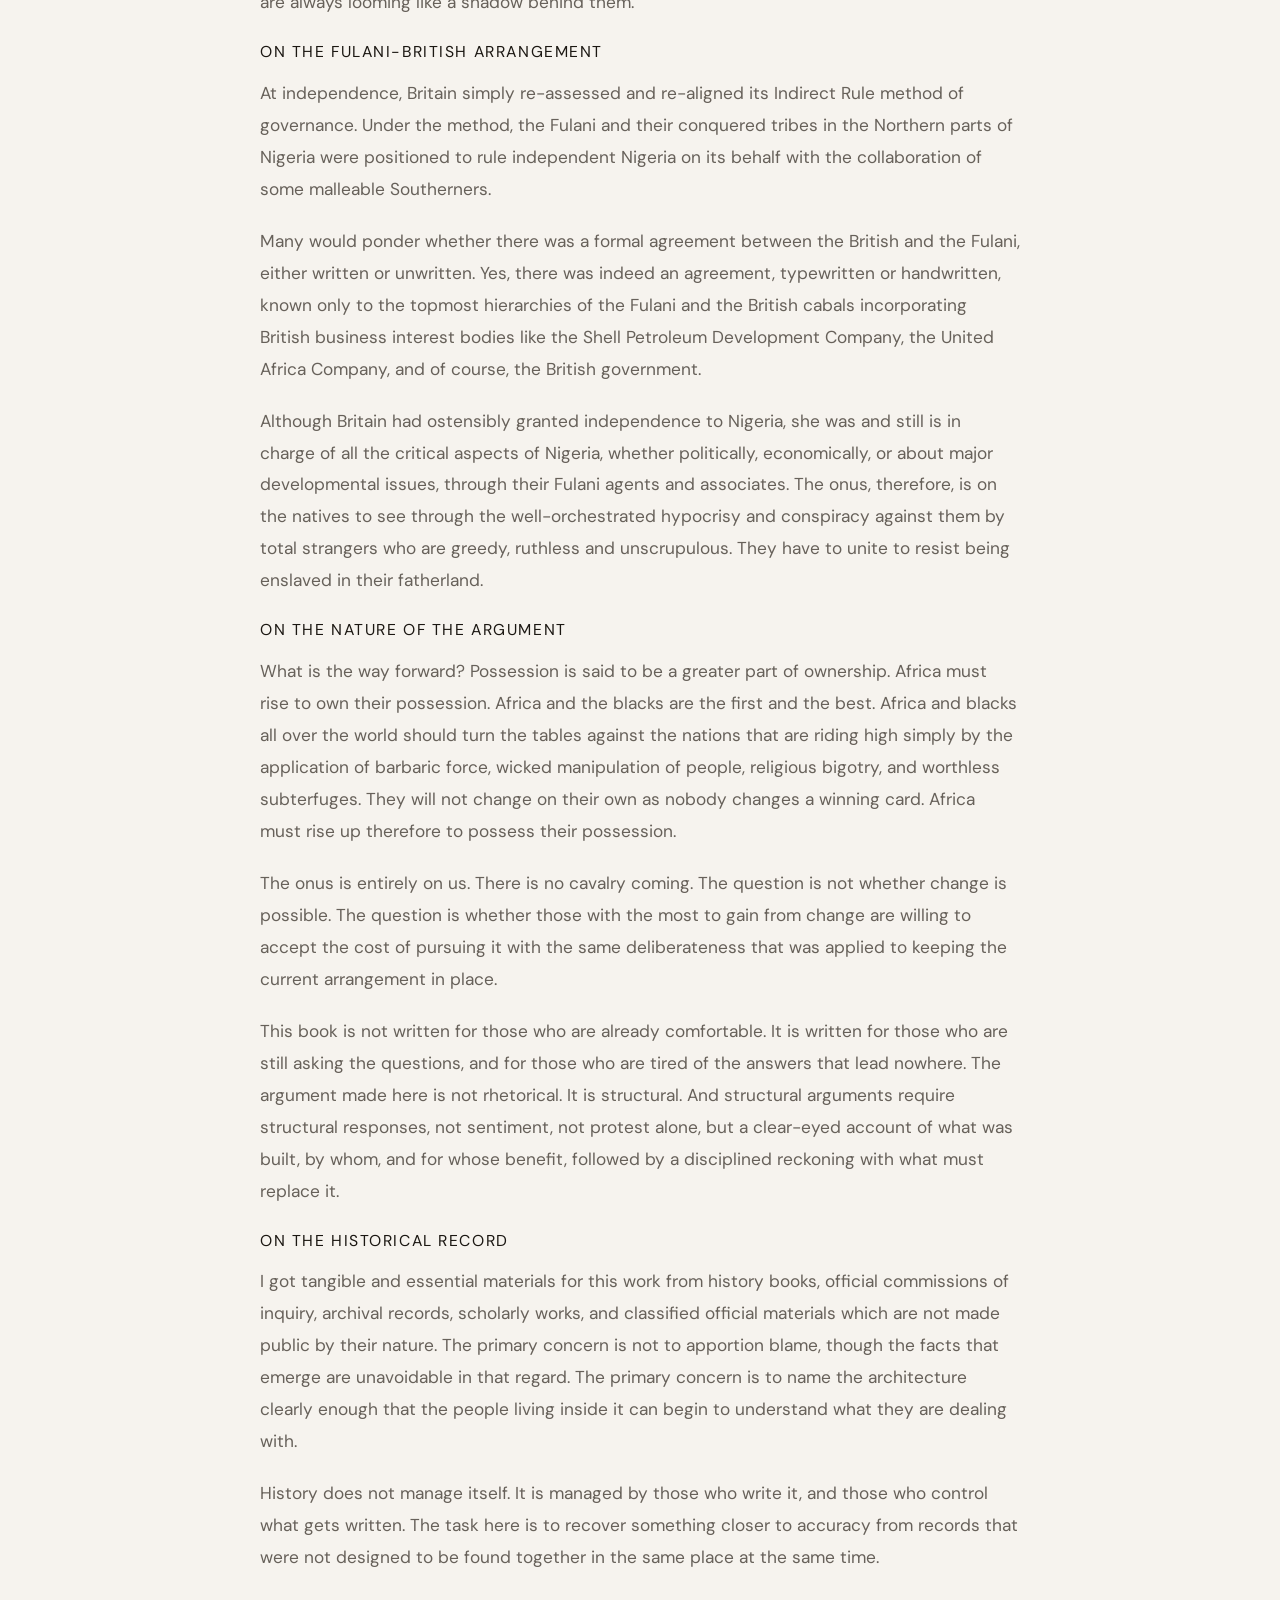
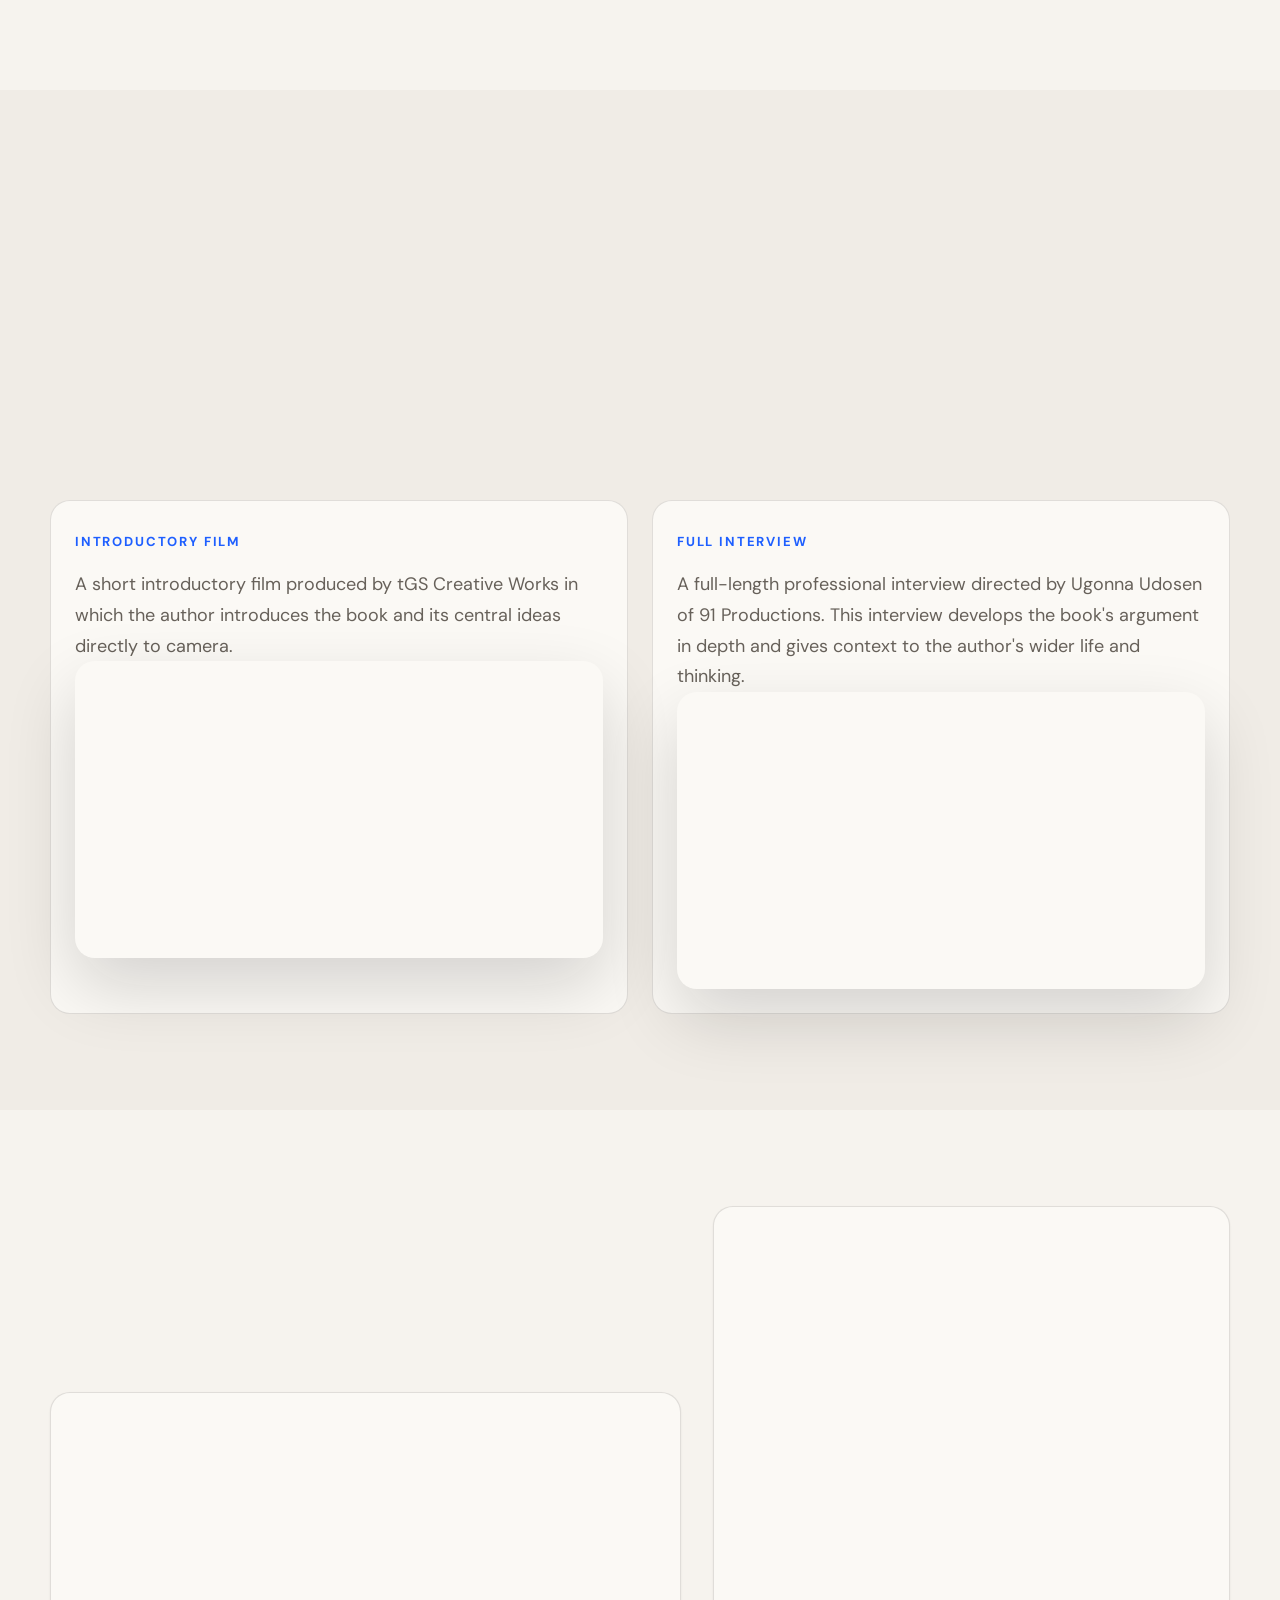
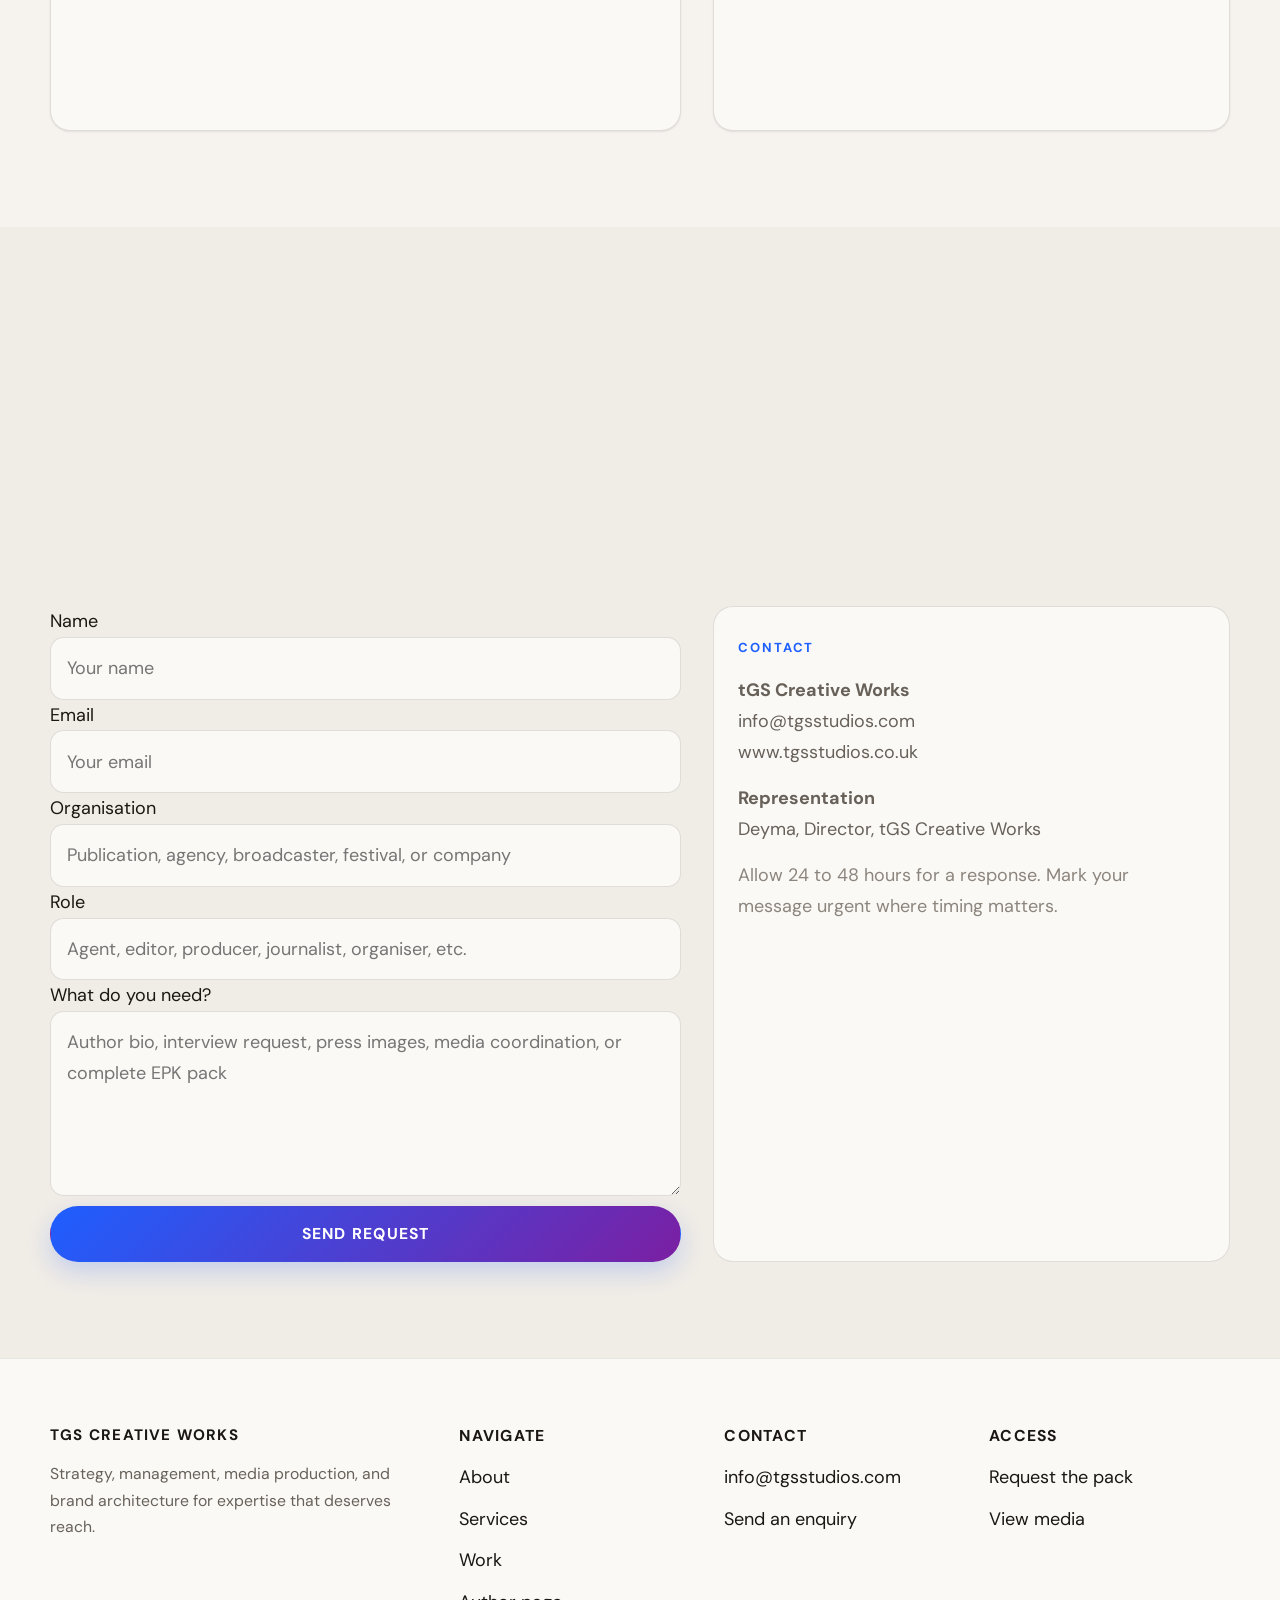
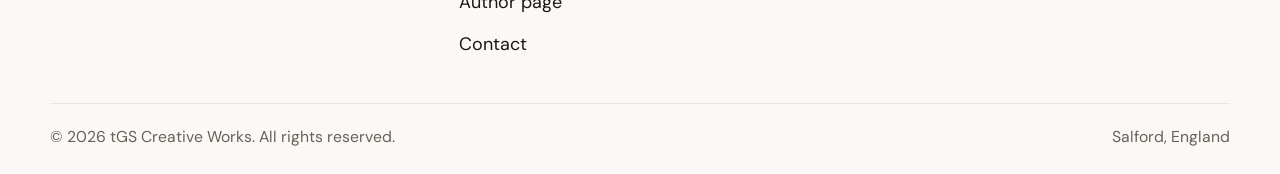
<file: adeniyi-adebisi-epk.html>
<!DOCTYPE html>
<html lang="en" data-theme="light">
<head>
  <meta charset="UTF-8">
  <meta name="viewport" content="width=device-width, initial-scale=1.0">
  <script async src="https://www.googletagmanager.com/gtag/js?id=G-T5VBQ62VZ2"></script>
  <script>
    window.dataLayer = window.dataLayer || [];
    function gtag(){dataLayer.push(arguments);}
    gtag('js', new Date());
    gtag('config', 'G-T5VBQ62VZ2');
  </script>
  <title>Adeniyi A. Adebisi — EPK | tGS Creative Works</title>
  <meta name="description" content="Electronic press kit for Adeniyi A. Adebisi, author of Africa's Underdevelopment: The Nigerian Predicament. Media, interviews, and editorial overview.">
  <meta name="robots" content="noindex, nofollow">
  <link rel="icon" type="image/jpeg" href="tsg_1750566657793.jpg">
  <link rel="apple-touch-icon" href="tsg_1750566657793.jpg">
  <meta name="theme-color" content="#1E5FFF">
  <link rel="preconnect" href="https://fonts.googleapis.com">
  <link rel="preconnect" href="https://fonts.gstatic.com" crossorigin>
  <link href="https://fonts.googleapis.com/css2?family=Cormorant+Garamond:ital,wght@0,400;0,600;1,400&family=DM+Sans:wght@400;500;700&display=swap" rel="stylesheet">
  <link rel="stylesheet" href="style.css">
  <link rel="stylesheet" href="responsive.css">
  <style>
    .hero-grid{display:grid;grid-template-columns:1.2fr .8fr;gap:var(--space-8);align-items:start}
    .epk-grid{display:grid;grid-template-columns:1.1fr .9fr;gap:var(--space-8)}
    .quote-card,.info-card{padding:var(--space-6);border-radius:var(--radius-lg);background:var(--color-surface);border:1px solid var(--color-border)}
    .embed-wrap{position:relative;width:100%;aspect-ratio:16/9;border-radius:var(--radius-lg);overflow:hidden;box-shadow:var(--shadow-lg)}
    .embed-wrap iframe{position:absolute;inset:0;width:100%;height:100%;border:0}
    .resource-list{display:grid;gap:var(--space-3)}
    .resource-list a,.resource-list div{display:block;padding:var(--space-4);border:1px solid var(--color-border);border-radius:var(--radius-md);background:var(--color-surface)}
    .meta-list{display:grid;gap:var(--space-3)}
    .meta-list div{padding:var(--space-4);border:1px solid var(--color-border);border-radius:var(--radius-md);background:var(--color-surface)}
    .reading-sample{max-width:760px;margin:0 auto}
    .reading-sample p{font-size:1.08rem;line-height:1.85;margin-bottom:var(--space-5)}
    .reading-sample .chapter-label{font-size:var(--text-sm);text-transform:uppercase;letter-spacing:0.1em;color:var(--color-muted);margin-bottom:var(--space-3);display:block}
    @media (max-width: 980px){.hero-grid,.epk-grid{grid-template-columns:1fr}}
  </style>
</head>
<body>
  <a class="skip-link" href="#main">Skip to main content</a>
  <header class="site-header">
    <div class="container nav-shell">
      <a class="brand" href="index.html" aria-label="tGS Creative home">
        <svg class="brand-mark" viewBox="0 0 48 48" fill="none" aria-hidden="true">
          <rect x="4" y="4" width="40" height="40" rx="14" stroke="currentColor" stroke-width="2"></rect>
          <path d="M14 17H34" stroke="currentColor" stroke-width="2.4" stroke-linecap="round"></path>
          <path d="M24 17V31" stroke="currentColor" stroke-width="2.4" stroke-linecap="round"></path>
          <path d="M16 31C18.5 34 21 35.5 24 35.5C27 35.5 29.5 34 32 31" stroke="currentColor" stroke-width="2.4" stroke-linecap="round"></path>
        </svg>
        <span class="brand-text"><strong>tGS Creative</strong><span>Strategy · Media · Brands</span></span>
      </a>
      <div class="nav-row">
        <nav class="main-nav" data-site-nav aria-label="Primary navigation">
          <a href="index.html">Home</a>
          <a href="about.html">About</a>
          <a href="services.html">Services</a>
          <a href="work.html">Work</a>
          <a href="wya.html">WYA</a>
          <a href="blog.html">Writing</a>
          <a href="contact.html">Contact</a>
        </nav>
        <button class="menu-toggle" type="button" aria-label="Toggle menu" aria-expanded="false" data-menu-toggle>
          <svg width="18" height="18" viewBox="0 0 24 24" fill="none" stroke="currentColor" stroke-width="2" aria-hidden="true"><path d="M3 6h18M3 12h18M3 18h18"></path></svg>
        </button>
        <button class="icon-btn hide-mobile" type="button" data-theme-toggle aria-label="Toggle theme"></button>
        <a class="btn btn-primary hide-mobile" href="adeniyi-adebisi.html">Author page</a>
      </div>
    </div>
  </header>

  <main id="main">

    <section class="section surface-alt">
      <div class="container">
        <div class="hero-grid reveal">
          <div class="section-head" style="text-align:left; max-width:none; margin:0;">
            <span class="eyebrow">Electronic press kit</span>
            <h1>Adeniyi A. Adebisi</h1>
            <div class="divider"></div>
            <p class="lead">Author of Africa's Underdevelopment: The Nigerian Predicament. An Expose.</p>
            <p>This page is unlisted specifically for direct sharing. It is intended for agents, editors, producers, broadcasters, festival programmers, and journalists who need a concise and professional overview of the author and the book.</p>
            <div class="btn-row">
              <a class="btn btn-primary" href="https://amzn.to/48iTA8f" target="_blank" rel="noopener noreferrer">View on Amazon</a>
              <a class="btn btn-secondary" href="adeniyi-adebisi.html">Open author page</a>
            </div>
          </div>
          <div class="info-card">
            <span class="eyebrow">Quick facts</span>
            <div class="meta-list" style="margin-top:var(--space-4);">
              <div><strong>Author</strong><br>Adeniyi A. Adebisi</div>
              <div><strong>Book</strong><br>Africa's Underdevelopment: The Nigerian Predicament. An Expose.</div>
              <div><strong>Published</strong><br>Harmony Publishing, 2024</div>
              <div><strong>ISBN</strong><br>979-8340319906</div>
              <div><strong>Structure</strong><br>Preface, ten chapters, six appendices, and an index</div>
              <div><strong>Representation</strong><br>Deyma, Director, tGS Creative Works</div>
            </div>
          </div>
        </div>
      </div>
    </section>

    <section class="section">
      <div class="container">
        <div class="section-head reveal"><span class="eyebrow">Author profile</span><h2>Who the author is</h2><div class="divider"></div></div>
        <div class="work-grid reveal">
          <div class="case-panel">
            <p>Adeniyi A. Adebisi is an 87-year-old Nigerian author, former civil servant, business leader, management consultant, and public affairs commentator. He was still in secondary school when Nigeria gained political independence from Britain on 1 October 1960, and he has spent the decades since observing the country's political, economic, and institutional development from the inside.</p>
            <p>He served in Nigeria's Federal Civil Service in the early years of the republic and later held senior finance and management roles with British Caledonian Airways and British Petroleum during the oil boom era. Over the course of more than four decades, he built and ran his own business and management consultancy. He served on the statutory audit committees of publicly listed companies and was elected National Co-ordinator of the Shareholders' Association of Nigeria, the largest shareholders' association in Africa.</p>
            <p>His interest in public affairs began early. As a primary school pupil, he bought the Daily Times newspaper for less than two pence. In his final year at Ife Grammar School, Ile-Ife, he served as Chief Librarian and Library Prefect. He has described himself, in his own words, as "an addict of current affairs right from my childhood."</p>
            <p>He writes as a witness: measured, authoritative, and uncompromising. The book is the product of a life spent in rooms where decisions were made, and of the clarity that comes from watching the same structural failure repeat across six decades.</p>
          </div>
          <div>
            <img
              src="adebisi-portrait.jpg"
              alt="Adeniyi A. Adebisi, author of Africa's Underdevelopment: The Nigerian Predicament"
              style="width:100%; border-radius:var(--radius-lg); display:block; object-fit:cover;"
            >
            <div class="quote-card" style="margin-top:var(--space-4);">
              <span class="eyebrow">From the author</span>
              <h3>I got tangible and essential materials for this work from official records, most of which are classified and are not made public by their nature.</h3>
            </div>
          </div>
        </div>
      </div>
    </section>

    <section class="section surface-alt">
      <div class="container">
        <div class="section-head reveal"><span class="eyebrow">Book overview</span><h2>What the book is</h2><div class="divider"></div></div>
        <div class="work-grid reveal">
          <div class="case-panel">
            <p>Africa's Underdevelopment: The Nigerian Predicament argues that Nigeria's condition is not accidental, nor merely the product of corruption or incompetence. It is the result of deliberate structural arrangements rooted in colonial policy, preserved by institutional architecture, and accelerated by internal political dynamics that have served a narrow set of interests across generations.</p>
            <p>The book documents the pathways through which these arrangements operate and offers specific directions for constitutional, fiscal, and institutional reform. It examines the colonial formation of Nigeria, the role of jihad, the Fulani political trajectory, British indirect rule, the relationship between British and Fulani political interests, and the structural entrenchment of underdevelopment across Nigeria and Africa.</p>
            <p>Adebisi draws on history books, official commissions of inquiry, archival records, scholarly works, and classified official materials to build an argument that is both diagnostic and prescriptive. He identifies the forces behind the crisis and sets out possible ways forward, including constitutional restructuring, federal realignment, and a fundamental rethinking of the Nigerian national project.</p>
            <p>The work was first published in 2024 by Harmony Publishing.</p>
          </div>
          <div class="quote-card">
            <span class="eyebrow">Positioning</span>
            <p>A politically direct, historically argued non-fiction work grounded in archival material, official records, and the author's own institutional experience spanning six decades.</p>
            <p>Positioned for readers, editors, and rights partners interested in political history, African governance, constitutional argument, postcolonial power, and national restructuring debates.</p>
            <p>The author is not an academic commentator. He is a witness who was present, professionally active, and institutionally embedded across the critical decades the book examines.</p>
          </div>
        </div>
      </div>
    </section>

    <section class="section">
      <div class="container">
        <div class="section-head reveal"><span class="eyebrow">Reading sample</span><h2>From the book</h2><div class="divider"></div><p>The following passages are drawn from across the text. They give a sense of the author's voice, the scope of the argument, and the directness of the writing.</p></div>
        <div class="reading-sample reveal">

          <span class="chapter-label">From the Preface</span>
          <p>For the past 50 years, and I am now in my mid-80s, I have been inundated with questions that I never seem to have answers to. The questions have come from the young and the old; educated and the uneducated; academicians, politicians, public affairs analysts; and men and women of all races. Worst still, when people at all levels make any efforts to offer any explanations, their explanations often stop at reiterating the same questions, not bothering to reason out of the box, thereby deepening the factors that have bedeviled Africa and the black race. The efforts never go beyond discussing the issues while the causes and the way forward often remain untouched.</p>
          <p>The COVID-19 period was the period I found myself severely restricted as I had never experienced before. For the reason I cannot remember now, I challenged myself to address the myriad of questions aforesaid and proffer a way forward from my little corner.</p>
          <p>I discovered too that these mischievous nations and individuals devised how things will remain the same forever. They are ruling African countries directly and by proxy. They recruited and are still recruiting their intermediaries who we call our leaders to rule us on their behalf. African leaders, from the presidents to the lowest in the leadership hierarchy, are nothing more than intermediaries, created and nurtured by their past colonial masters who are always looming like a shadow behind them.</p>

          <span class="chapter-label">On the Fulani-British arrangement</span>
          <p>At independence, Britain simply re-assessed and re-aligned its Indirect Rule method of governance. Under the method, the Fulani and their conquered tribes in the Northern parts of Nigeria were positioned to rule independent Nigeria on its behalf with the collaboration of some malleable Southerners.</p>
          <p>Many would ponder whether there was a formal agreement between the British and the Fulani, either written or unwritten. Yes, there was indeed an agreement, typewritten or handwritten, known only to the topmost hierarchies of the Fulani and the British cabals incorporating British business interest bodies like the Shell Petroleum Development Company, the United Africa Company, and of course, the British government.</p>
          <p>Although Britain had ostensibly granted independence to Nigeria, she was and still is in charge of all the critical aspects of Nigeria, whether politically, economically, or about major developmental issues, through their Fulani agents and associates. The onus, therefore, is on the natives to see through the well-orchestrated hypocrisy and conspiracy against them by total strangers who are greedy, ruthless and unscrupulous. They have to unite to resist being enslaved in their fatherland.</p>

          <span class="chapter-label">On the nature of the argument</span>
          <p>What is the way forward? Possession is said to be a greater part of ownership. Africa must rise to own their possession. Africa and the blacks are the first and the best. Africa and blacks all over the world should turn the tables against the nations that are riding high simply by the application of barbaric force, wicked manipulation of people, religious bigotry, and worthless subterfuges. They will not change on their own as nobody changes a winning card. Africa must rise up therefore to possess their possession.</p>
          <p>The onus is entirely on us. There is no cavalry coming. The question is not whether change is possible. The question is whether those with the most to gain from change are willing to accept the cost of pursuing it with the same deliberateness that was applied to keeping the current arrangement in place.</p>
          <p>This book is not written for those who are already comfortable. It is written for those who are still asking the questions, and for those who are tired of the answers that lead nowhere. The argument made here is not rhetorical. It is structural. And structural arguments require structural responses, not sentiment, not protest alone, but a clear-eyed account of what was built, by whom, and for whose benefit, followed by a disciplined reckoning with what must replace it.</p>

          <span class="chapter-label">On the historical record</span>
          <p>I got tangible and essential materials for this work from history books, official commissions of inquiry, archival records, scholarly works, and classified official materials which are not made public by their nature. The primary concern is not to apportion blame, though the facts that emerge are unavoidable in that regard. The primary concern is to name the architecture clearly enough that the people living inside it can begin to understand what they are dealing with.</p>
          <p>History does not manage itself. It is managed by those who write it, and those who control what gets written. The task here is to recover something closer to accuracy from records that were not designed to be found together in the same place at the same time.</p>

        </div>
      </div>
    </section>

    <section class="section surface-alt" id="media">
      <div class="container">
        <div class="section-head reveal"><span class="eyebrow">Media assets</span><h2>Video interviews</h2><div class="divider"></div><p>These interviews should be viewed as part of the author's introduction to editors, agents, and media decision-makers. They show the author as he is: articulate, authoritative, calm, and grounded in lived experience.</p></div>
        <div class="cards-2 reveal">
          <div class="quote-card">
            <span class="eyebrow">Introductory film</span>
            <p>A short introductory film produced by tGS Creative Works in which the author introduces the book and its central ideas directly to camera.</p>
            <div class="embed-wrap"><iframe src="https://www.youtube.com/embed/QdGENQ9IOew?si=WGCrIZBw2ou5xAYv" title="Adeniyi A. Adebisi introductory film" allow="accelerometer; autoplay; clipboard-write; encrypted-media; gyroscope; picture-in-picture; web-share" referrerpolicy="strict-origin-when-cross-origin" allowfullscreen></iframe></div>
          </div>
          <div class="quote-card">
            <span class="eyebrow">Full interview</span>
            <p>A full-length professional interview directed by Ugonna Udosen of 91 Productions. This interview develops the book's argument in depth and gives context to the author's wider life and thinking.</p>
            <div class="embed-wrap"><iframe src="https://www.youtube.com/embed/Q99sBCZOPSM?si=o0-FdUzx93KF31La" title="Adeniyi A. Adebisi full interview" allow="accelerometer; autoplay; clipboard-write; encrypted-media; gyroscope; picture-in-picture; web-share" referrerpolicy="strict-origin-when-cross-origin" allowfullscreen></iframe></div>
          </div>
        </div>
      </div>
    </section>

    <section class="section">
      <div class="container epk-grid reveal">
        <div>
          <div class="section-head" style="text-align:left; max-width:none; margin:0 0 var(--space-6) 0;">
            <span class="eyebrow">Platform</span>
            <h2>How the author is positioned</h2>
            <div class="divider"></div>
          </div>
          <div class="case-panel">
            <p>The author's public profile is being developed through tGS Creative Works. It already includes a dedicated website presence, two filmed interview assets, and a public-facing LinkedIn strategy designed to signal authority, seriousness, and reach rather than personality-driven marketing.</p>
            <p>The platform is intentionally structured around the weight of the work itself. No formal submissions have been made to UK or US literary agents or commercial publishers prior to this approach.</p>
          </div>
        </div>
        <div class="info-card">
          <span class="eyebrow">Resources</span>
          <div class="resource-list" style="margin-top:var(--space-4);">
            <a href="adeniyi-adebisi.html">Author webpage</a>
            <a href="https://www.linkedin.com/company/118834600" target="_blank" rel="noopener noreferrer">LinkedIn profile</a>
            <a href="https://amzn.to/48iTA8f" target="_blank" rel="noopener noreferrer">Amazon listing</a>
            <a href="#media">Video assets on this page</a>
          </div>
        </div>
      </div>
    </section>

    <section class="section surface-alt" id="request-epk">
      <div class="container">
        <div class="section-head reveal"><span class="eyebrow">Get in touch</span><h2>Request materials or start a conversation</h2><div class="divider"></div><p>Use this form if you need the full pack, direct media coordination, or want to open a conversation about the author and the work.</p></div>
        <div class="epk-grid reveal">
          <form action="https://formspree.io/f/maqgyzkp" method="POST" class="contact-form">
            <div class="form-group"><label for="epk-name">Name</label><input type="text" id="epk-name" name="name" required placeholder="Your name"></div>
            <div class="form-group"><label for="epk-email">Email</label><input type="email" id="epk-email" name="email" required placeholder="Your email"></div>
            <div class="form-group"><label for="epk-organisation">Organisation</label><input type="text" id="epk-organisation" name="organisation" placeholder="Publication, agency, broadcaster, festival, or company"></div>
            <div class="form-group"><label for="epk-role">Role</label><input type="text" id="epk-role" name="role" placeholder="Agent, editor, producer, journalist, organiser, etc."></div>
            <div class="form-group"><label for="epk-request">What do you need?</label><textarea id="epk-request" name="request" rows="5" placeholder="Author bio, interview request, press images, media coordination, or complete EPK pack"></textarea></div>
            <input type="hidden" name="_subject" value="EPK Request — Adebisi">
            <input type="hidden" name="source" value="adebisi-epk-page">
            <button class="btn btn-primary" type="submit" style="width:100%;">Send request</button>
          </form>
          <div class="quote-card">
            <span class="eyebrow">Contact</span>
            <p><strong>tGS Creative Works</strong><br><a href="mailto:info@tgsstudios.com">info@tgsstudios.com</a><br><a href="https://www.tgsstudios.co.uk" target="_blank" rel="noopener noreferrer">www.tgsstudios.co.uk</a></p>
            <p style="margin-top:var(--space-4);"><strong>Representation</strong><br>Deyma, Director, tGS Creative Works</p>
            <p class="faint" style="margin-top:var(--space-4);">Allow 24 to 48 hours for a response. Mark your message urgent where timing matters.</p>
          </div>
        </div>
      </div>
    </section>

  </main>

  <footer class="site-footer surface">
    <div class="container">
      <div class="footer-grid">
        <div class="footer-col">
          <strong style="display:block; margin-bottom:var(--space-3); font-size:0.95rem; letter-spacing:0.08em; text-transform:uppercase;">tGS Creative Works</strong>
          <p style="font-size:var(--text-sm);">Strategy, management, media production, and brand architecture for expertise that deserves reach.</p>
        </div>
        <div class="footer-col">
          <strong style="display:block; margin-bottom:var(--space-3); font-size:var(--text-sm); text-transform:uppercase; letter-spacing:0.08em;">Navigate</strong>
          <a href="about.html">About</a>
          <a href="services.html">Services</a>
          <a href="work.html">Work</a>
          <a href="adeniyi-adebisi.html">Author page</a>
          <a href="contact.html">Contact</a>
        </div>
        <div class="footer-col">
          <strong style="display:block; margin-bottom:var(--space-3); font-size:var(--text-sm); text-transform:uppercase; letter-spacing:0.08em;">Contact</strong>
          <a href="mailto:info@tgsstudios.com">info@tgsstudios.com</a>
          <a href="contact.html">Send an enquiry</a>
        </div>
        <div class="footer-col">
          <strong style="display:block; margin-bottom:var(--space-3); font-size:var(--text-sm); text-transform:uppercase; letter-spacing:0.08em;">Access</strong>
          <a href="#request-epk">Request the pack</a>
          <a href="#media">View media</a>
        </div>
      </div>
      <div class="footer-base">
        <p>&#169; <span data-year></span> tGS Creative Works. All rights reserved.</p>
        <p>Salford, England</p>
      </div>
    </div>
  </footer>

  <script src="business-data.js" defer></script>
  <div class="social-float" aria-label="Social links">
    <a href="https://www.instagram.com/tgscr8iv?igsh=Z3hpamx1M292dTJ0&utm_source=qr" target="_blank" rel="noopener noreferrer" class="instagram" aria-label="tGS Creative on Instagram">
      <svg width="20" height="20" viewBox="0 0 24 24" fill="none" stroke="currentColor" stroke-width="2" stroke-linecap="round" stroke-linejoin="round" aria-hidden="true"><rect x="2" y="2" width="20" height="20" rx="5" ry="5"/><path d="M16 11.37A4 4 0 1 1 12.63 8 4 4 0 0 1 16 11.37z"/><line x1="17.5" y1="6.5" x2="17.51" y2="6.5"/></svg>
    </a>
    <a href="https://www.youtube.com/@R3G4L3" target="_blank" rel="noopener noreferrer" class="youtube" aria-label="tGS Creative on YouTube">
      <svg width="20" height="20" viewBox="0 0 24 24" fill="none" stroke="currentColor" stroke-width="2" stroke-linecap="round" stroke-linejoin="round" aria-hidden="true"><path d="M22.54 6.42a2.78 2.78 0 0 0-1.95-1.96C18.88 4 12 4 12 4s-6.88 0-8.59.46A2.78 2.78 0 0 0 1.46 6.42 29 29 0 0 0 1 12a29 29 0 0 0 .46 5.58 2.78 2.78 0 0 0 1.95 1.95C5.12 20 12 20 12 20s6.88 0 8.59-.47a2.78 2.78 0 0 0 1.95-1.95A29 29 0 0 0 23 12a29 29 0 0 0-.46-5.58z"/><polygon points="9.75 15.02 15.5 12 9.75 8.98 9.75 15.02"/></svg>
    </a>
  </div>
</body>
</html>
</file>
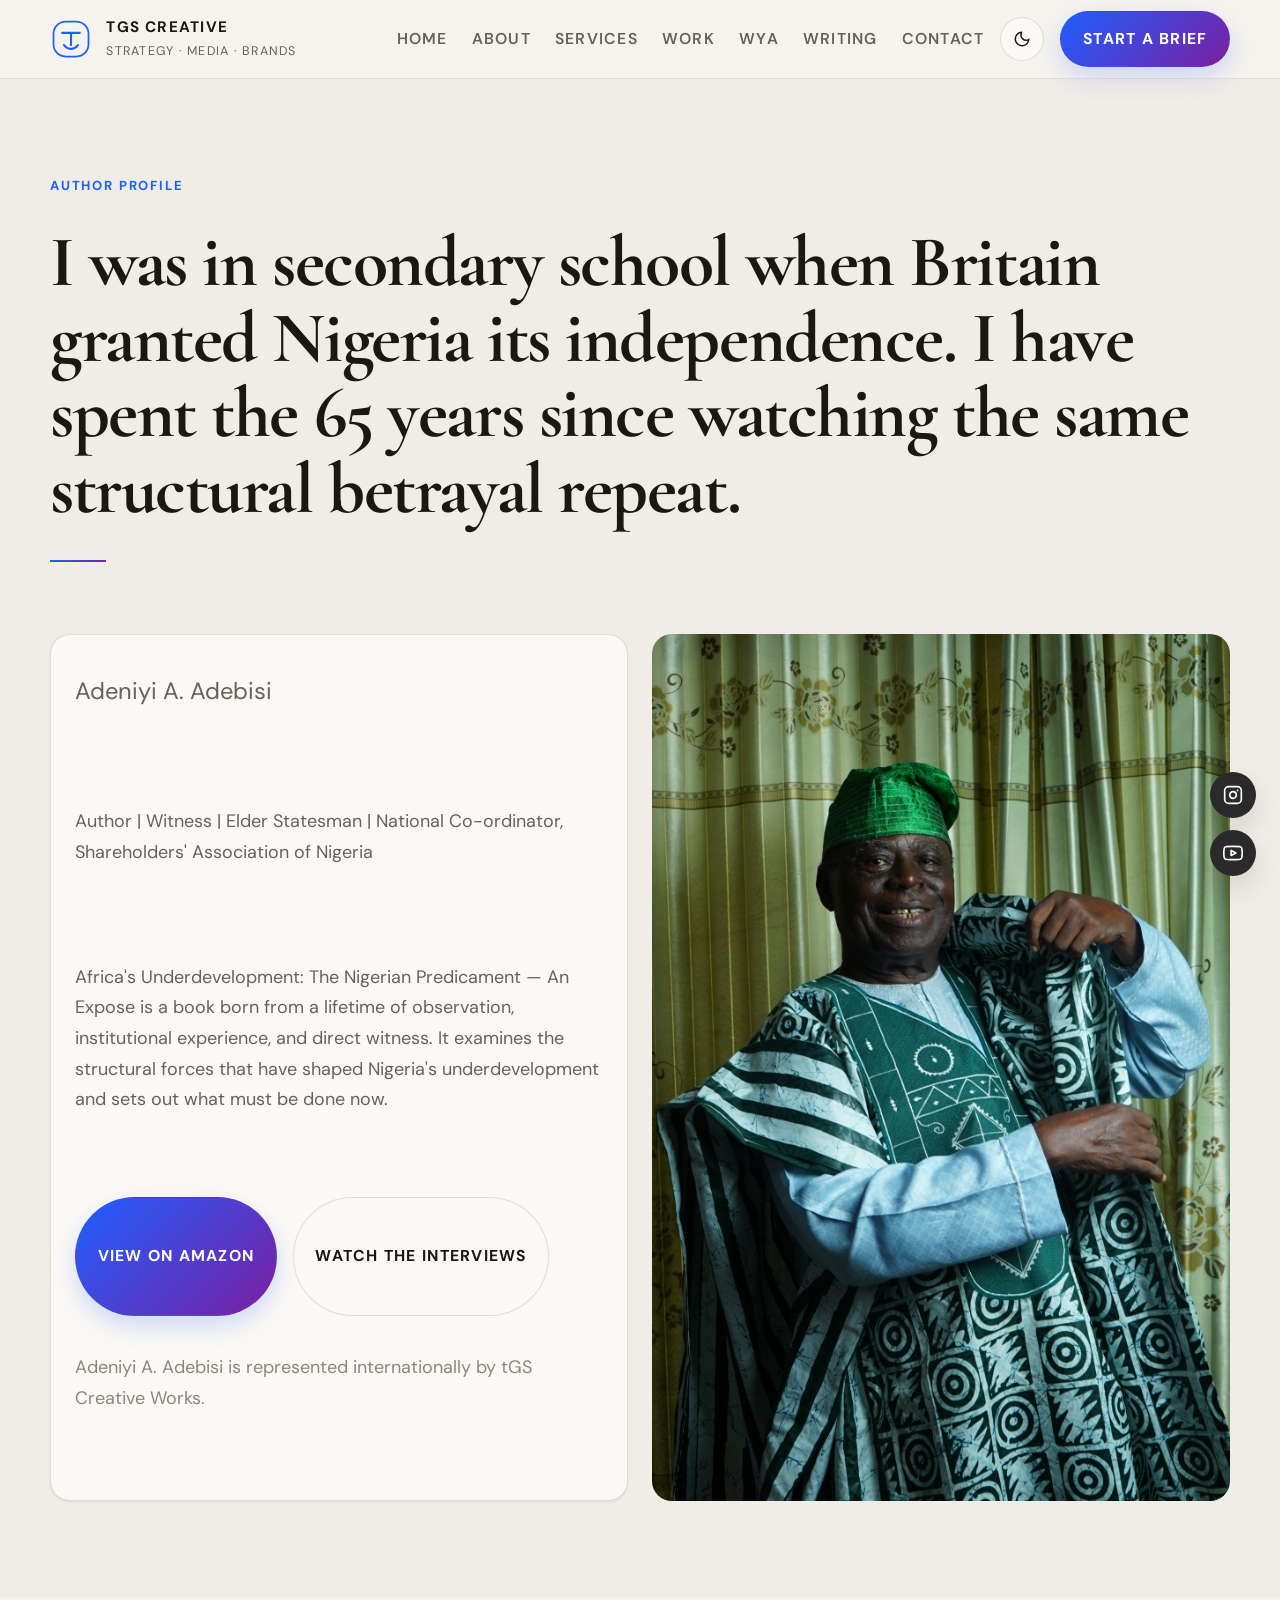
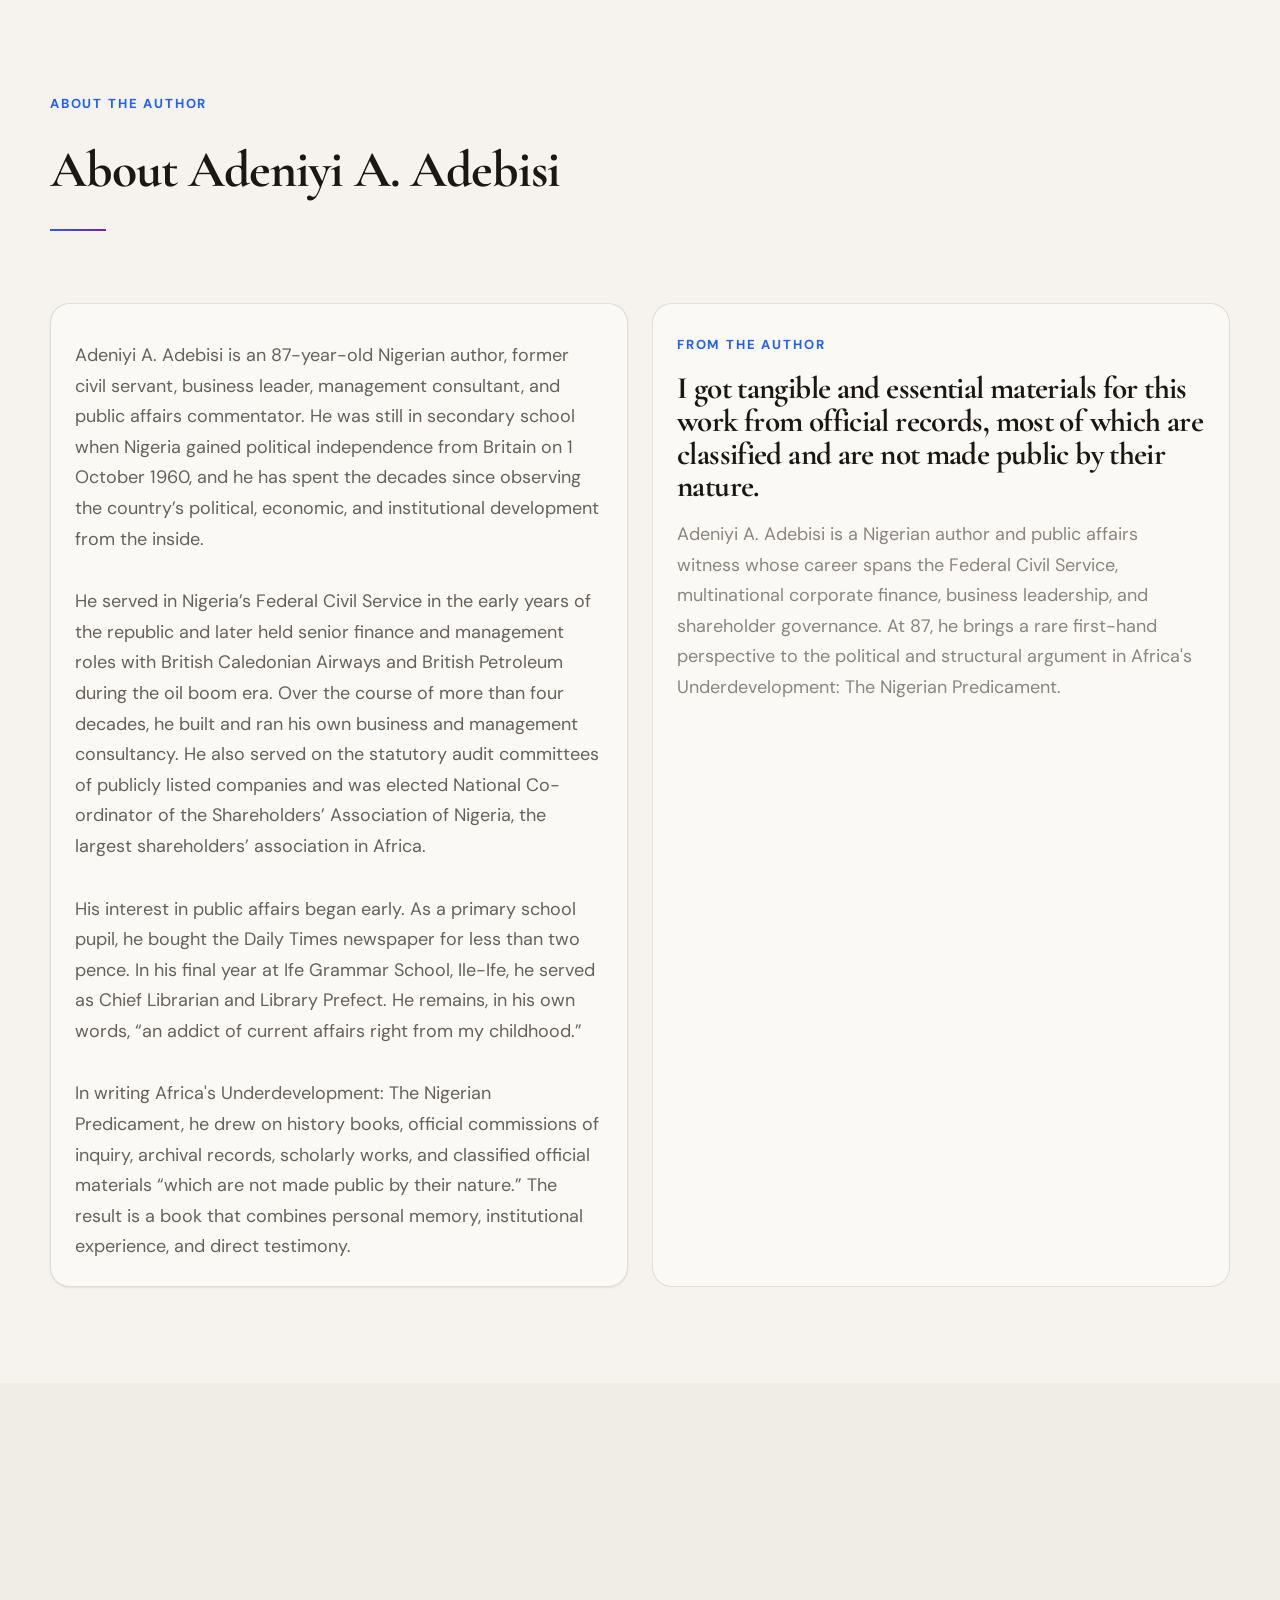
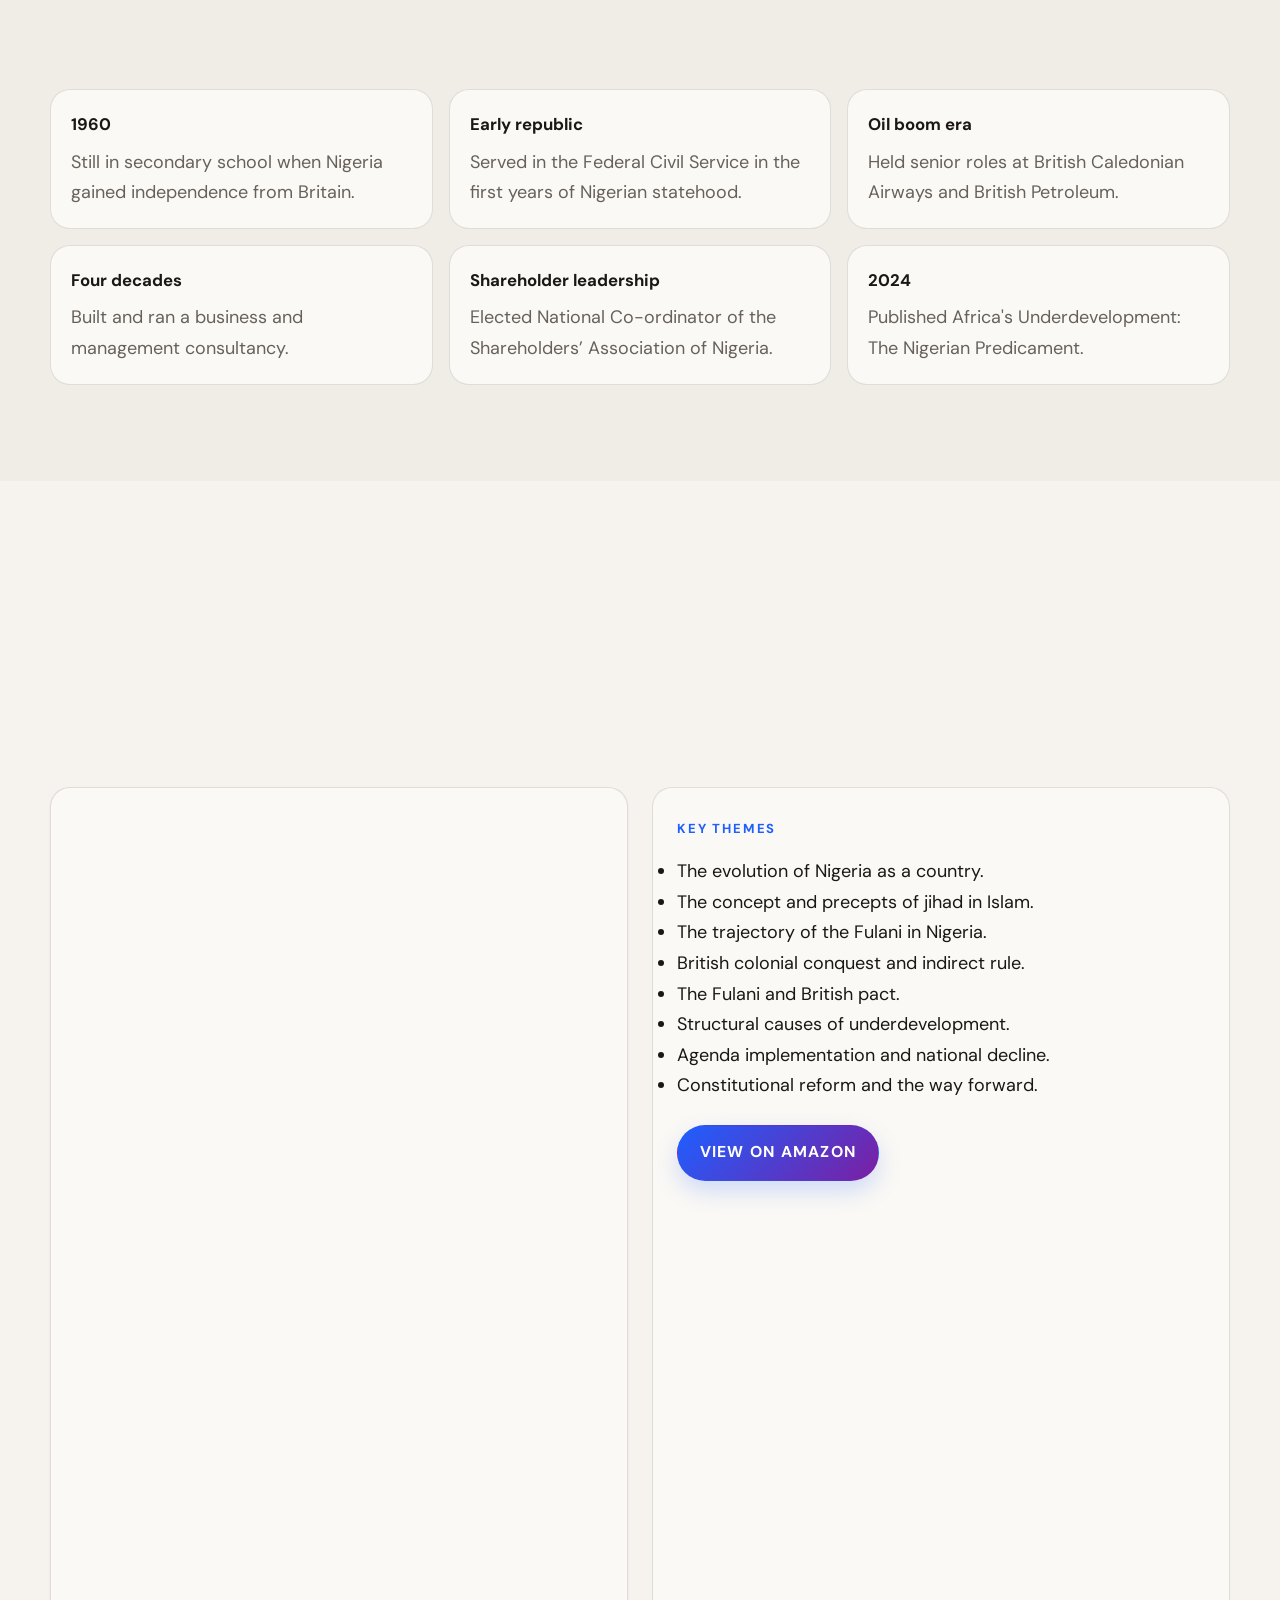
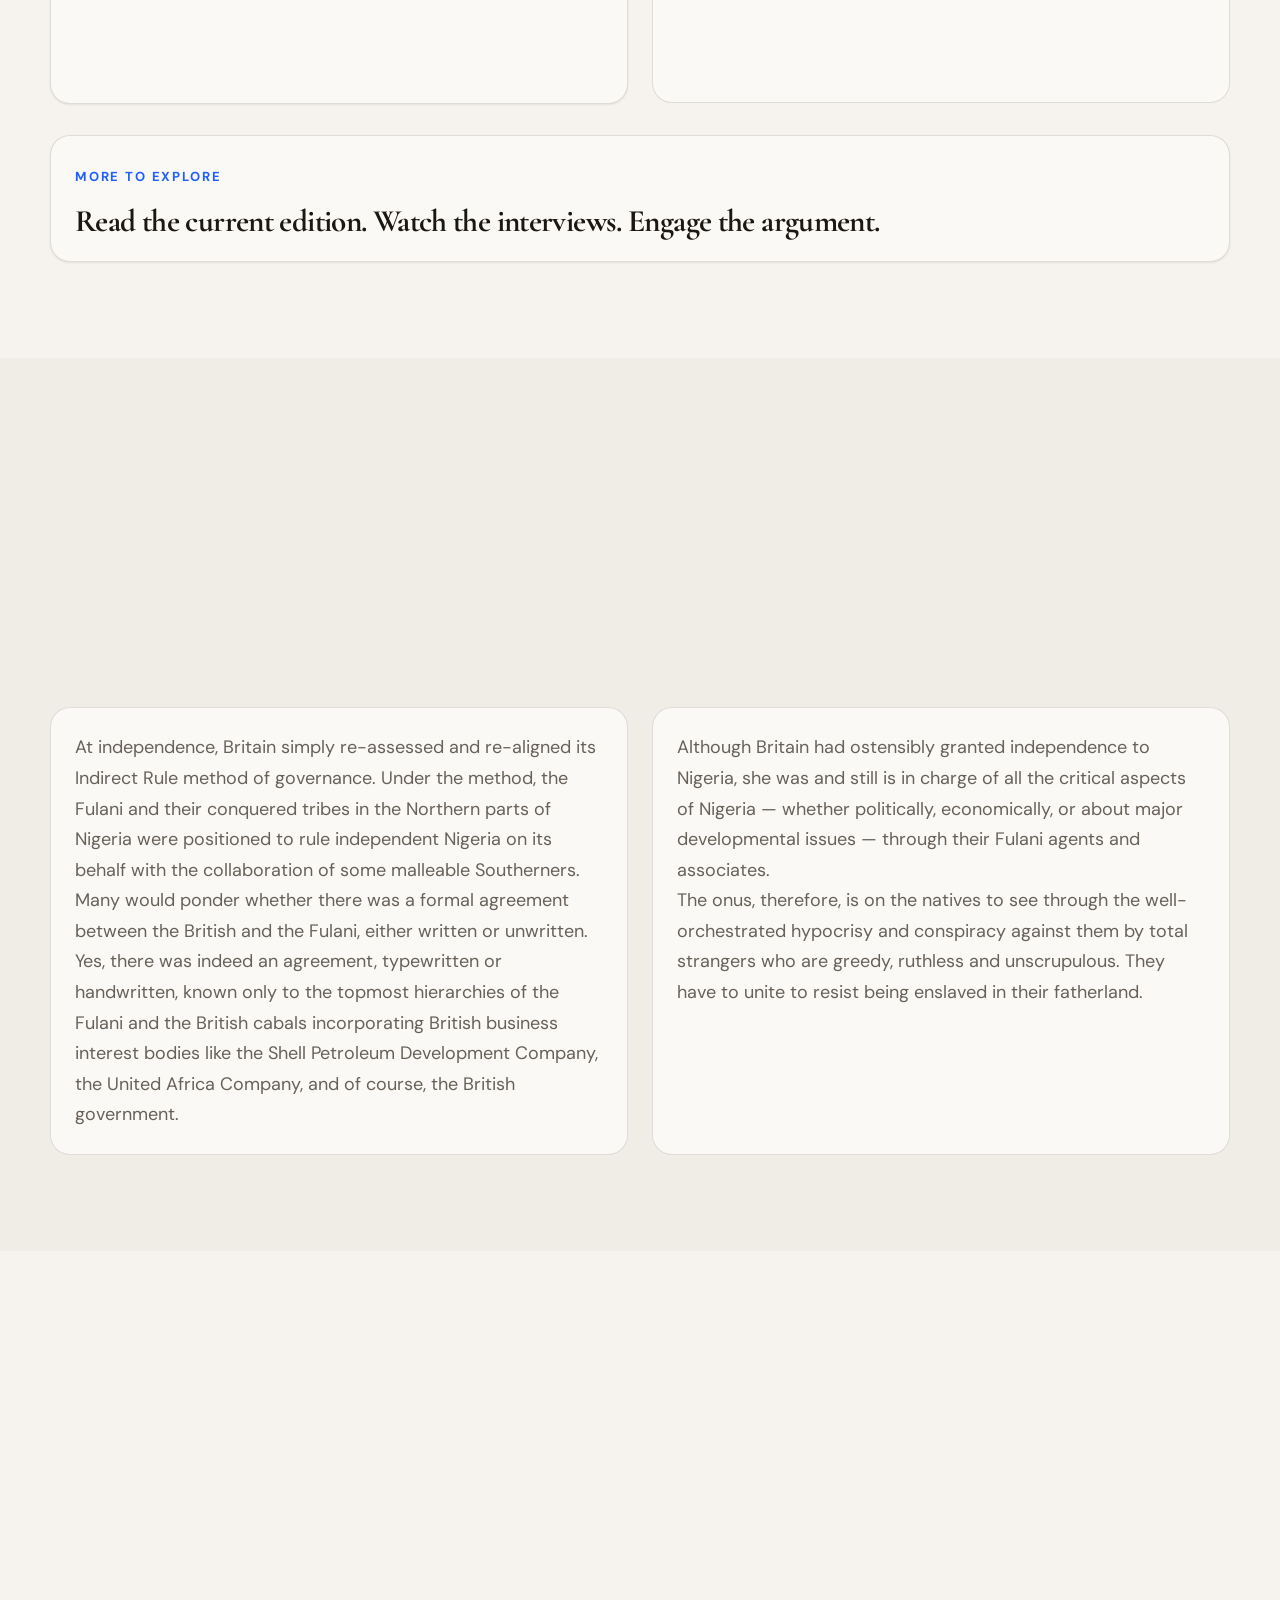
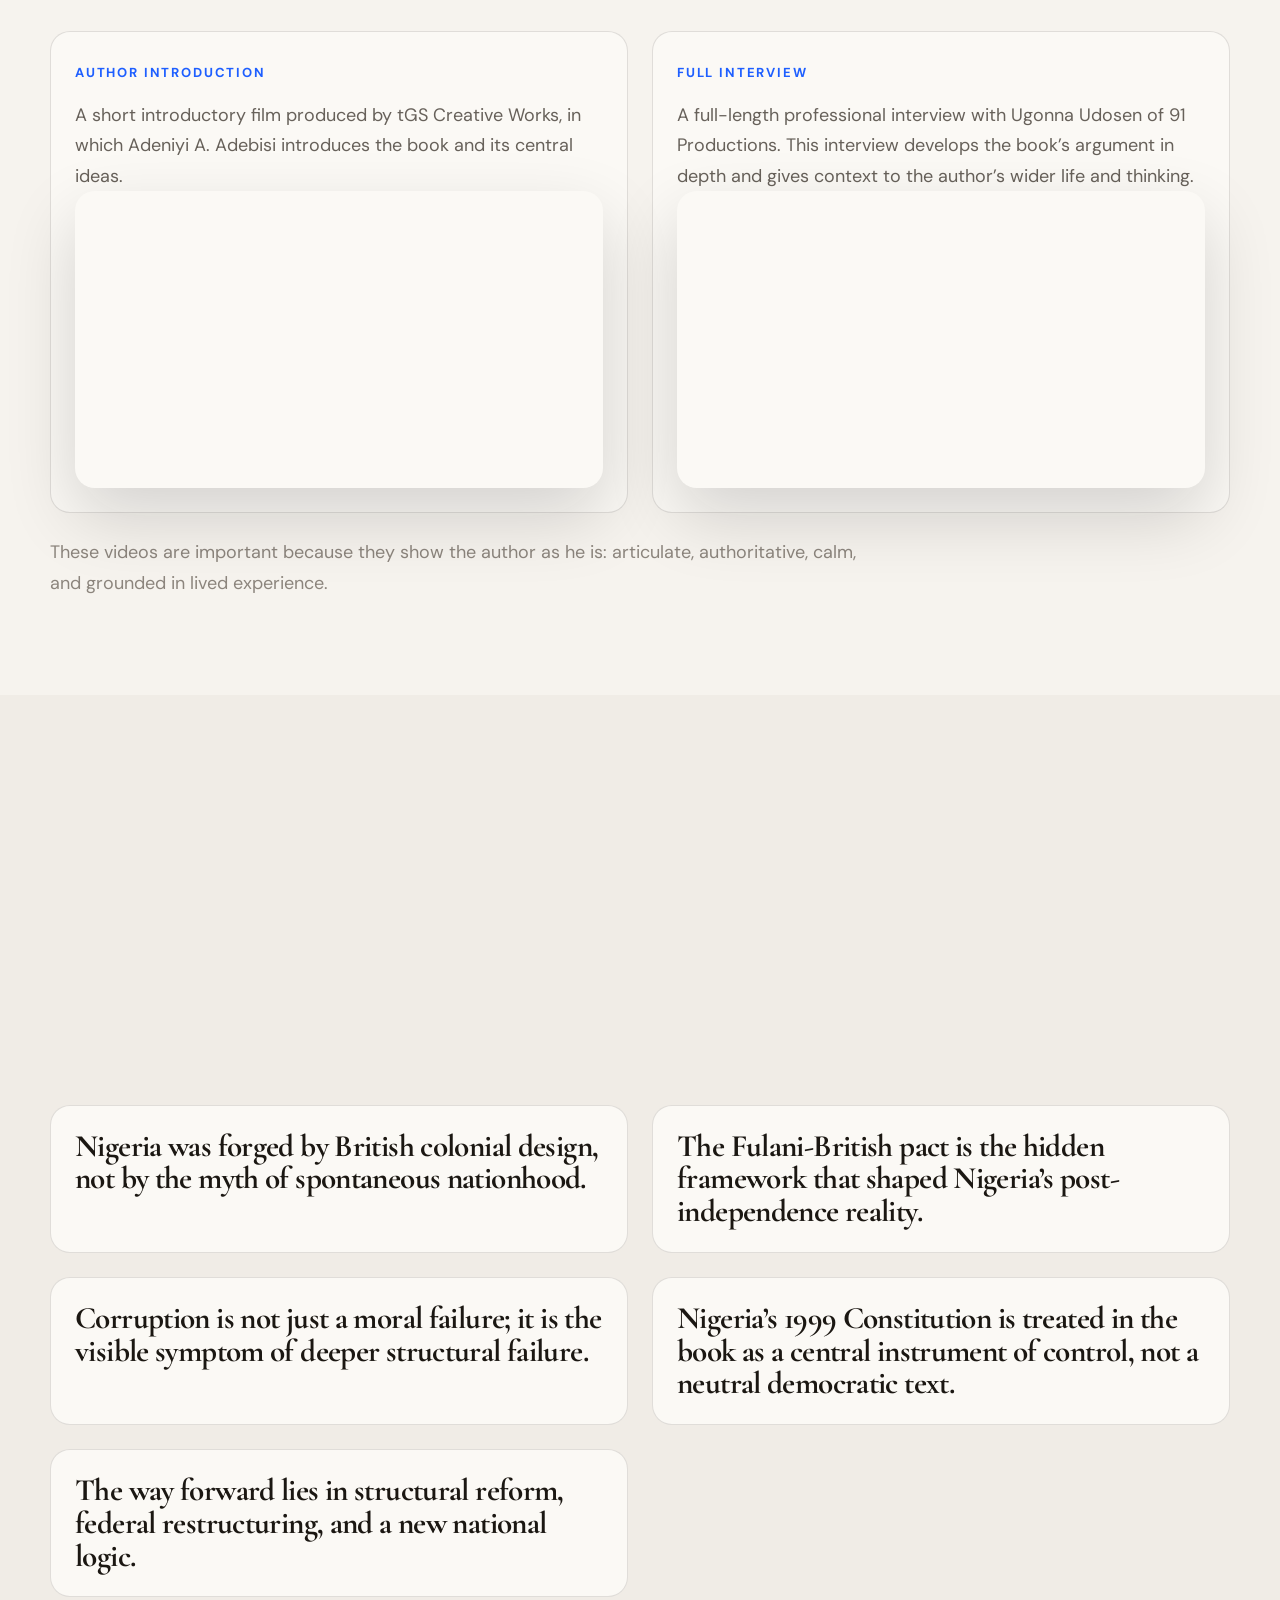
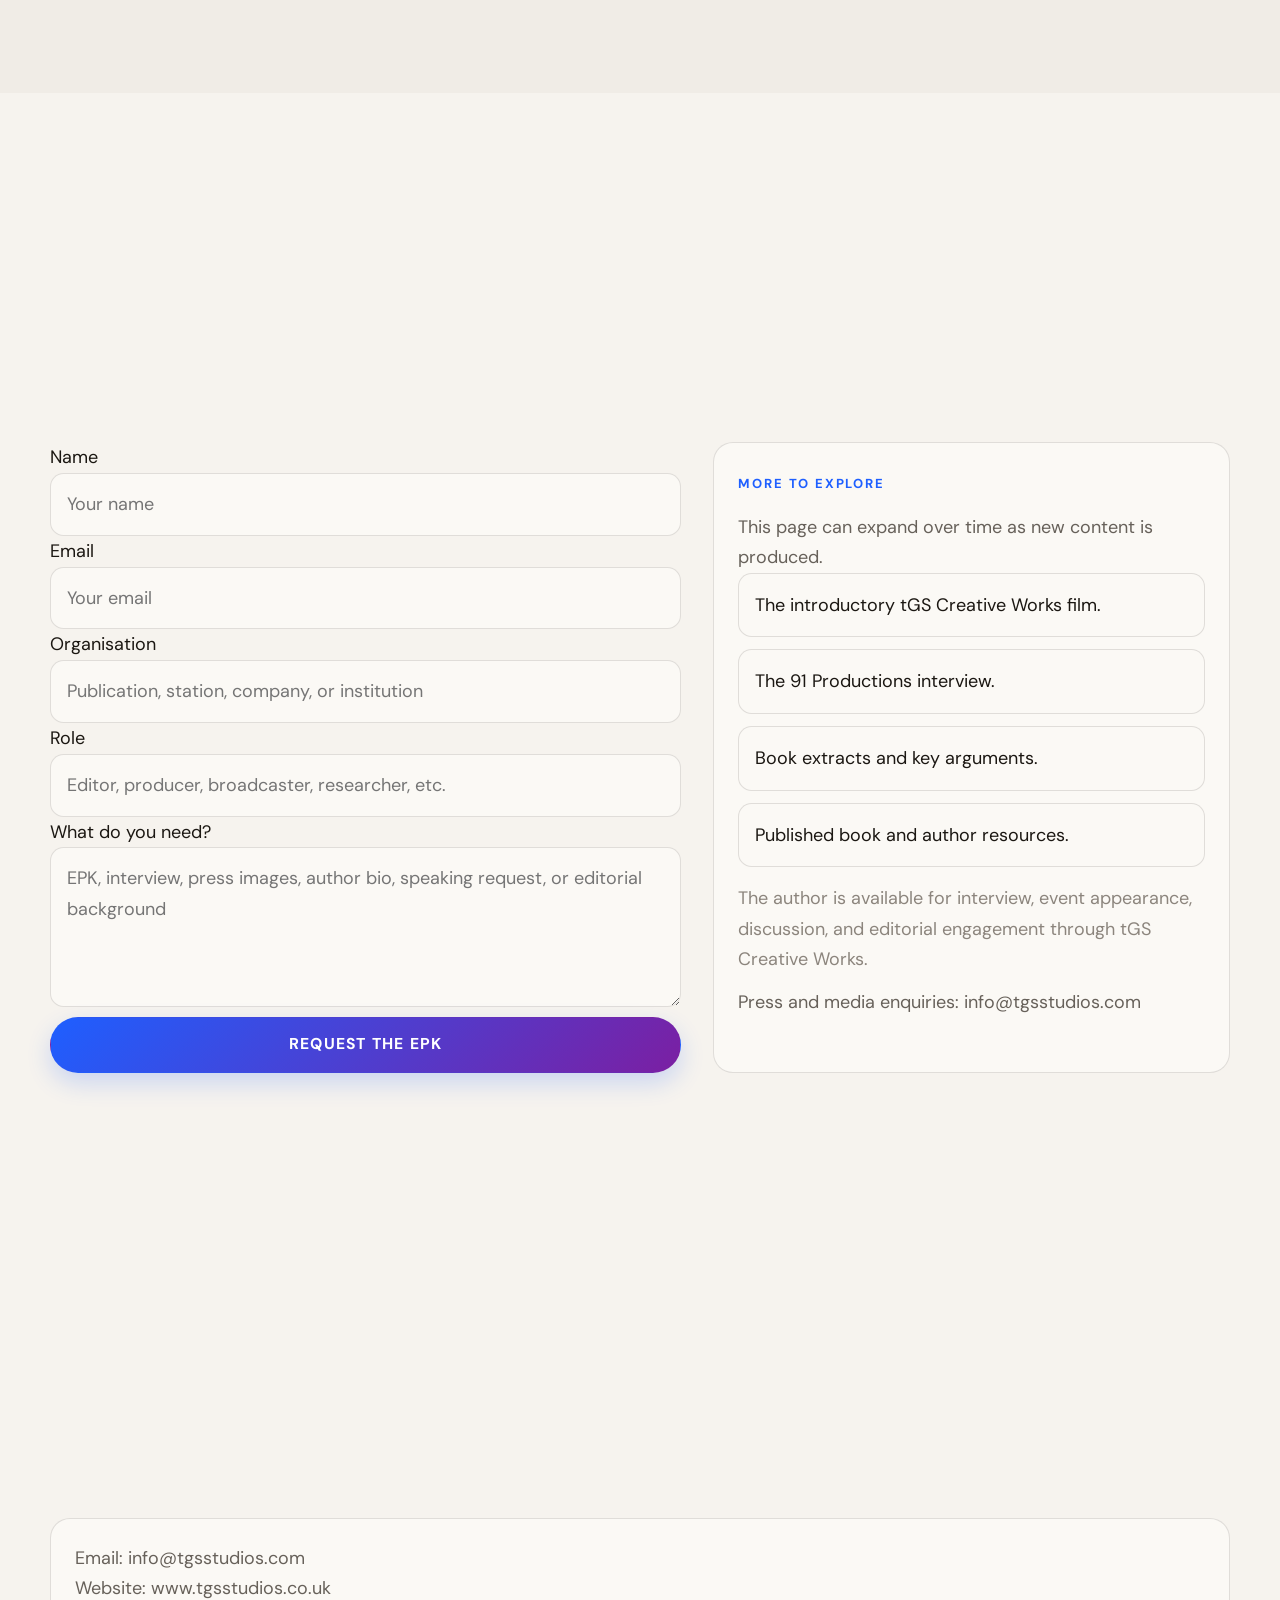
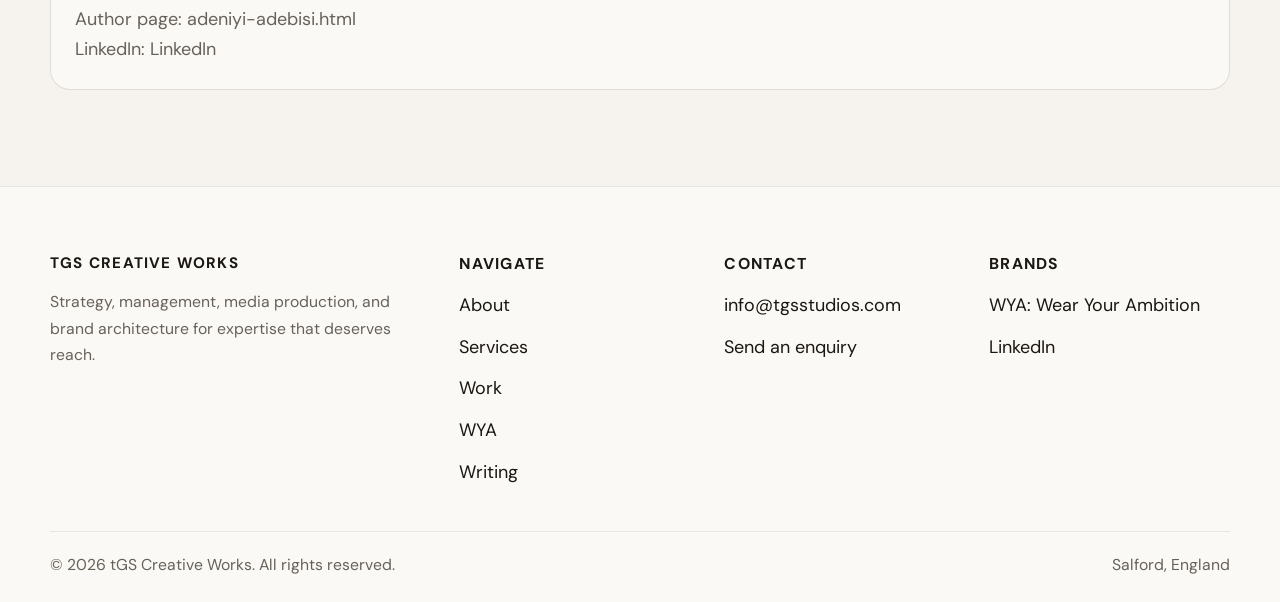
<file: adeniyi-adebisi.html>
<!DOCTYPE html>
<html lang="en" data-theme="light">
<head>
  <meta charset="UTF-8">
  <meta name="viewport" content="width=device-width, initial-scale=1.0">
  <script async src="https://www.googletagmanager.com/gtag/js?id=G-T5VBQ62VZ2"></script>
  <script>
    window.dataLayer = window.dataLayer || [];
    function gtag(){dataLayer.push(arguments);}
    gtag('js', new Date());
    gtag('config', 'G-T5VBQ62VZ2');
  </script>
  <title>Adeniyi A. Adebisi — Author of Africa's Underdevelopment | tGS Creative Works</title>
  <meta name="description" content="Adeniyi A. Adebisi is the author of Africa's Underdevelopment: The Nigerian Predicament. Explore the book, interviews, extracts, and request the EPK.">
  <link rel="icon" type="image/jpeg" href="tsg_1750566657793.jpg">
  <link rel="apple-touch-icon" href="tsg_1750566657793.jpg">
  <meta name="theme-color" content="#1E5FFF">
  <link rel="preconnect" href="https://fonts.googleapis.com">
  <link rel="preconnect" href="https://fonts.gstatic.com" crossorigin>
  <link href="https://fonts.googleapis.com/css2?family=Cormorant+Garamond:ital,wght@0,400;0,600;1,400&family=DM+Sans:wght@400;500;700&display=swap" rel="stylesheet">
  <link rel="stylesheet" href="style.css">
  <link rel="stylesheet" href="responsive.css">
  <style>
    .timeline-grid{display:grid;gap:var(--space-4);grid-template-columns:repeat(3,1fr)}
    .timeline-item{padding:var(--space-5);border:1px solid var(--color-border);border-radius:var(--radius-lg);background:var(--color-surface)}
    .timeline-item strong{display:block;font-size:1.05rem;margin-bottom:var(--space-2)}
    .quote-card{padding:var(--space-6);border-radius:var(--radius-lg);background:var(--color-surface);border:1px solid var(--color-border)}
    .embed-wrap{position:relative;width:100%;aspect-ratio:16/9;border-radius:var(--radius-lg);overflow:hidden;box-shadow:var(--shadow-lg)}
    .embed-wrap iframe{position:absolute;inset:0;width:100%;height:100%;border:0}
    .read-register{display:grid;gap:var(--space-8);grid-template-columns:1.1fr .9fr}
    .download-list{display:grid;gap:var(--space-3)}
    .download-list a{display:block;padding:var(--space-4);border:1px solid var(--color-border);border-radius:var(--radius-md);background:var(--color-surface)}
    @media (max-width: 980px){.timeline-grid,.read-register{grid-template-columns:1fr}}
  </style>
</head>
<body>
  <a class="skip-link" href="#main">Skip to main content</a>
  <header class="site-header">
    <div class="container nav-shell">
      <a class="brand" href="index.html" aria-label="tGS Creative home">
        <svg class="brand-mark" viewBox="0 0 48 48" fill="none" aria-hidden="true">
          <rect x="4" y="4" width="40" height="40" rx="14" stroke="currentColor" stroke-width="2"></rect>
          <path d="M14 17H34" stroke="currentColor" stroke-width="2.4" stroke-linecap="round"></path>
          <path d="M24 17V31" stroke="currentColor" stroke-width="2.4" stroke-linecap="round"></path>
          <path d="M16 31C18.5 34 21 35.5 24 35.5C27 35.5 29.5 34 32 31" stroke="currentColor" stroke-width="2.4" stroke-linecap="round"></path>
        </svg>
        <span class="brand-text"><strong>tGS Creative</strong><span>Strategy · Media · Brands</span></span>
      </a>
      <div class="nav-row">
        <nav class="main-nav" data-site-nav aria-label="Primary navigation">
          <a href="index.html">Home</a>
          <a href="about.html">About</a>
          <a href="services.html">Services</a>
          <a href="work.html">Work</a>
          <a href="wya.html">WYA</a>
          <a href="blog.html">Writing</a>
          <a href="contact.html">Contact</a>
        </nav>
        <button class="menu-toggle" type="button" aria-label="Toggle menu" aria-expanded="false" data-menu-toggle>
          <svg width="18" height="18" viewBox="0 0 24 24" fill="none" stroke="currentColor" stroke-width="2" aria-hidden="true"><path d="M3 6h18M3 12h18M3 18h18"></path></svg>
        </button>
        <button class="icon-btn hide-mobile" type="button" data-theme-toggle aria-label="Toggle theme"></button>
        <a class="btn btn-primary hide-mobile" href="contact.html">Start a brief</a>
      </div>
    </div>
  </header>
  <main id="main">
<section class="section surface-alt">
  <div class="container">
    <div class="section-head reveal">
      <span class="eyebrow">Author profile</span>
      <h1>I was in secondary school when Britain granted Nigeria its independence. I have spent the 65 years since watching the same structural betrayal repeat.</h1>
      <div class="divider"></div>
    </div>
    <div class="work-grid reveal" style="margin-top:var(--space-6);">
      <div class="case-panel">
        <p class="lead">Adeniyi A. Adebisi</p>
        <p>Author | Witness | Elder Statesman | National Co-ordinator, Shareholders' Association of Nigeria</p>
        <p>Africa's Underdevelopment: The Nigerian Predicament — An Expose is a book born from a lifetime of observation, institutional experience, and direct witness. It examines the structural forces that have shaped Nigeria's underdevelopment and sets out what must be done now.</p>
        <div class="btn-row">
          <a class="btn btn-primary" href="https://amzn.to/48iTA8f" target="_blank" rel="noopener noreferrer">View on Amazon</a>
          <a class="btn btn-secondary" href="#videos">Watch the Interviews</a>
        </div>
        <p class="faint" style="margin-top:var(--space-4);">Adeniyi A. Adebisi is represented internationally by tGS Creative Works.</p>
      </div>
      <div>
        <img
          src="adebisi-portrait.jpg"
          alt="Adeniyi A. Adebisi, author of Africa's Underdevelopment: The Nigerian Predicament"
          style="width:100%; border-radius:var(--radius-lg); display:block; object-fit:cover;"
        >
      </div>
    </div>
  </div>
</section>
    <section class="section">
      <div class="container">
        <div class="section-head reveal"><span class="eyebrow">About the author</span><h2>About Adeniyi A. Adebisi</h2><div class="divider"></div></div>
        <div class="work-grid reveal">
          <div class="case-panel">
            <p>Adeniyi A. Adebisi is an 87-year-old Nigerian author, former civil servant, business leader, management consultant, and public affairs commentator. He was still in secondary school when Nigeria gained political independence from Britain on 1 October 1960, and he has spent the decades since observing the country’s political, economic, and institutional development from the inside.</p>
            <p>He served in Nigeria’s Federal Civil Service in the early years of the republic and later held senior finance and management roles with British Caledonian Airways and British Petroleum during the oil boom era. Over the course of more than four decades, he built and ran his own business and management consultancy. He also served on the statutory audit committees of publicly listed companies and was elected National Co-ordinator of the Shareholders’ Association of Nigeria, the largest shareholders’ association in Africa.</p>
            <p>His interest in public affairs began early. As a primary school pupil, he bought the Daily Times newspaper for less than two pence. In his final year at Ife Grammar School, Ile-Ife, he served as Chief Librarian and Library Prefect. He remains, in his own words, “an addict of current affairs right from my childhood.”</p>
            <p>In writing Africa's Underdevelopment: The Nigerian Predicament, he drew on history books, official commissions of inquiry, archival records, scholarly works, and classified official materials “which are not made public by their nature.” The result is a book that combines personal memory, institutional experience, and direct testimony.</p>
          </div>
          <div class="quote-card">
            <span class="eyebrow">From the author</span>
            <h3>I got tangible and essential materials for this work from official records, most of which are classified and are not made public by their nature.</h3>
            <p class="faint" style="margin-top:var(--space-4);">Adeniyi A. Adebisi is a Nigerian author and public affairs witness whose career spans the Federal Civil Service, multinational corporate finance, business leadership, and shareholder governance. At 87, he brings a rare first-hand perspective to the political and structural argument in Africa's Underdevelopment: The Nigerian Predicament.</p>
          </div>
        </div>
      </div>
    </section>

    <section class="section surface-alt">
      <div class="container">
        <div class="section-head reveal"><span class="eyebrow">Life and work</span><h2>Selected milestones</h2><div class="divider"></div></div>
        <div class="timeline-grid reveal">
          <div class="timeline-item"><strong>1960</strong><p>Still in secondary school when Nigeria gained independence from Britain.</p></div>
          <div class="timeline-item"><strong>Early republic</strong><p>Served in the Federal Civil Service in the first years of Nigerian statehood.</p></div>
          <div class="timeline-item"><strong>Oil boom era</strong><p>Held senior roles at British Caledonian Airways and British Petroleum.</p></div>
          <div class="timeline-item"><strong>Four decades</strong><p>Built and ran a business and management consultancy.</p></div>
          <div class="timeline-item"><strong>Shareholder leadership</strong><p>Elected National Co-ordinator of the Shareholders’ Association of Nigeria.</p></div>
          <div class="timeline-item"><strong>2024</strong><p>Published Africa's Underdevelopment: The Nigerian Predicament.</p></div>
        </div>
      </div>
    </section>

    <section class="section" id="book">
      <div class="container">
        <div class="section-head reveal"><span class="eyebrow">The book</span><h2>The Book</h2><div class="divider"></div></div>
        <div class="work-grid reveal">
          <div class="case-panel">
            <h3>Africa's Underdevelopment: The Nigerian Predicament — An Exposé</h3>
            <p><strong>A Compendium of Problems, Solutions and Way Forward</strong><br>Published by Harmony Publishing, 2024<br>ISBN 979-8340319906</p>
            <p>Africa's Underdevelopment: The Nigerian Predicament is a forceful examination of the historical, political, and structural reasons Nigeria has remained underdeveloped since independence. The book argues that Nigeria’s condition is not accidental. It is the product of deliberate arrangements shaped by colonial interests, internal power structures, and a long-running pact between British and Fulani political interests.</p>
            <p>Drawing on decades of professional experience and classified official material, Adebisi traces the evolution of Nigeria from pre-colonial societies through the British conquest and the independence era to the present day. He examines the role of jihad, the Fulani trajectory in Nigerian politics, British colonial policy, post-independence constitutional breakdown, and the structural entrenchment of underdevelopment across Nigeria and Africa.</p>
            <p>The book is both diagnostic and prescriptive. It identifies the forces behind the crisis and sets out possible ways forward, including constitutional restructuring, federal realignment, and a rethinking of the Nigerian national project.</p>
          </div>
          <div class="quote-card">
            <span class="eyebrow">Key themes</span>
            <ul class="service-list">
              <li>The evolution of Nigeria as a country.</li>
              <li>The concept and precepts of jihad in Islam.</li>
              <li>The trajectory of the Fulani in Nigeria.</li>
              <li>British colonial conquest and indirect rule.</li>
              <li>The Fulani and British pact.</li>
              <li>Structural causes of underdevelopment.</li>
              <li>Agenda implementation and national decline.</li>
              <li>Constitutional reform and the way forward.</li>
            </ul>
            <a class="btn btn-primary" href="https://amzn.to/48iTA8f" target="_blank" rel="noopener noreferrer" style="margin-top:var(--space-6);">View on Amazon</a>
          </div>
        </div>
        <div class="panel reveal" style="margin-top:var(--space-8);">
          <span class="eyebrow">More to explore</span>
          <h3>Read the current edition. Watch the interviews. Engage the argument.</h3>
        </div>
      </div>
    </section>

    <section class="section surface-alt">
      <div class="container">
        <div class="section-head reveal"><span class="eyebrow">From the book</span><h2>From the book</h2><div class="divider"></div><p>The following extracts show the tone of the writing.</p></div>
        <div class="cards-2 reveal">
          <div class="quote-card"><p>At independence, Britain simply re-assessed and re-aligned its Indirect Rule method of governance. Under the method, the Fulani and their conquered tribes in the Northern parts of Nigeria were positioned to rule independent Nigeria on its behalf with the collaboration of some malleable Southerners.</p><p>Many would ponder whether there was a formal agreement between the British and the Fulani, either written or unwritten. Yes, there was indeed an agreement, typewritten or handwritten, known only to the topmost hierarchies of the Fulani and the British cabals incorporating British business interest bodies like the Shell Petroleum Development Company, the United Africa Company, and of course, the British government.</p></div>
          <div class="quote-card"><p>Although Britain had ostensibly granted independence to Nigeria, she was and still is in charge of all the critical aspects of Nigeria — whether politically, economically, or about major developmental issues — through their Fulani agents and associates.</p><p>The onus, therefore, is on the natives to see through the well-orchestrated hypocrisy and conspiracy against them by total strangers who are greedy, ruthless and unscrupulous. They have to unite to resist being enslaved in their fatherland.</p></div>
        </div>
      </div>
    </section>

    <section class="section" id="videos">
      <div class="container">
        <div class="section-head reveal"><span class="eyebrow">Watch the interviews</span><h2>Watch the Interviews</h2><div class="divider"></div><p>Two filmed conversations are now publicly available. They offer a direct view of the author’s voice, conviction, and command of the material.</p></div>
        <div class="cards-2 reveal">
          <div class="quote-card">
            <span class="eyebrow">Author introduction</span>
            <p>A short introductory film produced by tGS Creative Works, in which Adeniyi A. Adebisi introduces the book and its central ideas.</p>
            <div class="embed-wrap"><iframe src="https://www.youtube.com/embed/QdGENQ9IOew?si=WGCrIZBw2ou5xAYv" title="Africa's Underdevelopment: Author Adeniyi A. Adebisi on The Nigerian Predicament" allow="accelerometer; autoplay; clipboard-write; encrypted-media; gyroscope; picture-in-picture; web-share" referrerpolicy="strict-origin-when-cross-origin" allowfullscreen></iframe></div>
          </div>
          <div class="quote-card">
            <span class="eyebrow">Full interview</span>
            <p>A full-length professional interview with Ugonna Udosen of 91 Productions. This interview develops the book’s argument in depth and gives context to the author’s wider life and thinking.</p>
            <div class="embed-wrap"><iframe src="https://www.youtube.com/embed/Q99sBCZOPSM?si=o0-FdUzx93KF31La" title="Adeniyi A. Adebisi — 91 Productions Podcast Interview" allow="accelerometer; autoplay; clipboard-write; encrypted-media; gyroscope; picture-in-picture; web-share" referrerpolicy="strict-origin-when-cross-origin" allowfullscreen></iframe></div>
          </div>
        </div>
        <p class="faint" style="margin-top:var(--space-6);">These videos are important because they show the author as he is: articulate, authoritative, calm, and grounded in lived experience.</p>
      </div>
    </section>

    <section class="section surface-alt">
      <div class="container">
        <div class="section-head reveal"><span class="eyebrow">What the book argues</span><h2>Key arguments</h2><div class="divider"></div><p>The book’s central claim is structural, not sentimental. It argues that Nigeria’s underdevelopment is the product of systems, alliances, and historical arrangements that have remained active across generations.</p></div>
        <div class="cards-2 reveal">
          <div class="quote-card"><h3>Nigeria was forged by British colonial design, not by the myth of spontaneous nationhood.</h3></div>
          <div class="quote-card"><h3>The Fulani-British pact is the hidden framework that shaped Nigeria’s post-independence reality.</h3></div>
          <div class="quote-card"><h3>Corruption is not just a moral failure; it is the visible symptom of deeper structural failure.</h3></div>
          <div class="quote-card"><h3>Nigeria’s 1999 Constitution is treated in the book as a central instrument of control, not a neutral democratic text.</h3></div>
          <div class="quote-card"><h3>The way forward lies in structural reform, federal restructuring, and a new national logic.</h3></div>
        </div>
      </div>
    </section>

    <section class="section" id="register">
      <div class="container">
        <div class="section-head reveal"><span class="eyebrow">Request the EPK</span><h2>Request the EPK</h2><div class="divider"></div><p>For editors, broadcasters, organisers, and researchers who need the author pack.</p></div>
        <div class="read-register reveal">
          <form action="https://formspree.io/f/maqgyzkp" method="POST" class="contact-form">
            <div class="form-group"><label for="epk-name">Name</label><input type="text" id="epk-name" name="name" required placeholder="Your name"></div>
            <div class="form-group"><label for="epk-email">Email</label><input type="email" id="epk-email" name="email" required placeholder="Your email"></div>
            <div class="form-group"><label for="epk-org">Organisation</label><input type="text" id="epk-org" name="organisation" placeholder="Publication, station, company, or institution"></div>
            <div class="form-group"><label for="epk-role">Role</label><input type="text" id="epk-role" name="role" placeholder="Editor, producer, broadcaster, researcher, etc."></div>
            <div class="form-group"><label for="epk-need">What do you need?</label><textarea id="epk-need" name="need" rows="4" placeholder="EPK, interview, press images, author bio, speaking request, or editorial background"></textarea></div>
            <button class="btn btn-primary" type="submit" style="width:100%;">Request the EPK</button>
          </form>
          <div class="quote-card">
            <span class="eyebrow">More to explore</span>
            <p>This page can expand over time as new content is produced.</p>
            <div class="download-list">
              <a href="#videos">The introductory tGS Creative Works film.</a>
              <a href="#videos">The 91 Productions interview.</a>
              <a href="#book">Book extracts and key arguments.</a>
              <a href="#">Published book and author resources.</a>
            </div>
            <p class="faint" style="margin-top:var(--space-4);">The author is available for interview, event appearance, discussion, and editorial engagement through tGS Creative Works.</p>
            <p style="margin-top:var(--space-3);">Press and media enquiries: <a href="mailto:info@tgsstudios.com">info@tgsstudios.com</a></p>
          </div>
        </div>
      </div>
    </section>

    <section class="section">
      <div class="container">
        <div class="section-head reveal"><span class="eyebrow">Contact and enquiries</span><h2>Contact and Enquiries</h2><div class="divider"></div><p>For publishing, media, or speaking enquiries, contact tGS Creative Works directly.</p></div>
        <div class="quote-card reveal">
          <p>Email: <a href="mailto:info@tgsstudios.com">info@tgsstudios.com</a></p>
          <p>Website: <a href="https://www.tgsstudios.co.uk" target="_blank" rel="noopener noreferrer">www.tgsstudios.co.uk</a></p>
          <p>Author page: <a href="adeniyi-adebisi.html">adeniyi-adebisi.html</a></p>
          <p>LinkedIn: <a href="https://www.linkedin.com/company/118834600" target="_blank" rel="noopener noreferrer">LinkedIn</a></p>
        </div>
      </div>
    </section>
  </main>
  <footer class="site-footer surface">
    <div class="container">
      <div class="footer-grid">
        <div class="footer-col">
          <strong style="display:block; margin-bottom:var(--space-3); font-size:0.95rem; letter-spacing:0.08em; text-transform:uppercase;">tGS Creative Works</strong>
          <p style="font-size:var(--text-sm);">Strategy, management, media production, and brand architecture for expertise that deserves reach.</p>
        </div>
        <div class="footer-col">
          <strong style="display:block; margin-bottom:var(--space-3); font-size:var(--text-sm); text-transform:uppercase; letter-spacing:0.08em;">Navigate</strong>
          <a href="about.html">About</a>
          <a href="services.html">Services</a>
          <a href="work.html">Work</a>
          <a href="wya.html">WYA</a>
          <a href="blog.html">Writing</a>
        </div>
        <div class="footer-col">
          <strong style="display:block; margin-bottom:var(--space-3); font-size:var(--text-sm); text-transform:uppercase; letter-spacing:0.08em;">Contact</strong>
          <a href="mailto:info@tgsstudios.com">info@tgsstudios.com</a>
          <a href="contact.html">Send an enquiry</a>
        </div>
        <div class="footer-col">
          <strong style="display:block; margin-bottom:var(--space-3); font-size:var(--text-sm); text-transform:uppercase; letter-spacing:0.08em;">Brands</strong>
          <a href="wya.html">WYA: Wear Your Ambition</a>
          <a href="https://www.linkedin.com/company/118834600" target="_blank" rel="noopener noreferrer">LinkedIn</a>
        </div>
      </div>
      <div class="footer-base">
        <p>&#169; <span data-year></span> tGS Creative Works. All rights reserved.</p>
        <p>Salford, England</p>
      </div>
    </div>
  </footer>
  <script src="business-data.js" defer></script>
  <div class="social-float" aria-label="Social links">
    <a href="https://www.instagram.com/tgscr8iv?igsh=Z3hpamx1M292dTJ0&utm_source=qr" target="_blank" rel="noopener noreferrer" class="instagram" aria-label="tGS Creative on Instagram">
      <svg width="20" height="20" viewBox="0 0 24 24" fill="none" stroke="currentColor" stroke-width="2" stroke-linecap="round" stroke-linejoin="round" aria-hidden="true"><rect x="2" y="2" width="20" height="20" rx="5" ry="5"/><path d="M16 11.37A4 4 0 1 1 12.63 8 4 4 0 0 1 16 11.37z"/><line x1="17.5" y1="6.5" x2="17.51" y2="6.5"/></svg>
    </a>
    <a href="https://www.youtube.com/@R3G4L3" target="_blank" rel="noopener noreferrer" class="youtube" aria-label="tGS Creative on YouTube">
      <svg width="20" height="20" viewBox="0 0 24 24" fill="none" stroke="currentColor" stroke-width="2" stroke-linecap="round" stroke-linejoin="round" aria-hidden="true"><path d="M22.54 6.42a2.78 2.78 0 0 0-1.95-1.96C18.88 4 12 4 12 4s-6.88 0-8.59.46A2.78 2.78 0 0 0 1.46 6.42 29 29 0 0 0 1 12a29 29 0 0 0 .46 5.58 2.78 2.78 0 0 0 1.95 1.95C5.12 20 12 20 12 20s6.88 0 8.59-.47a2.78 2.78 0 0 0 1.95-1.95A29 29 0 0 0 23 12a29 29 0 0 0-.46-5.58z"/><polygon points="9.75 15.02 15.5 12 9.75 8.98 9.75 15.02"/></svg>
    </a>
  </div>
</body>
</html>
</file>
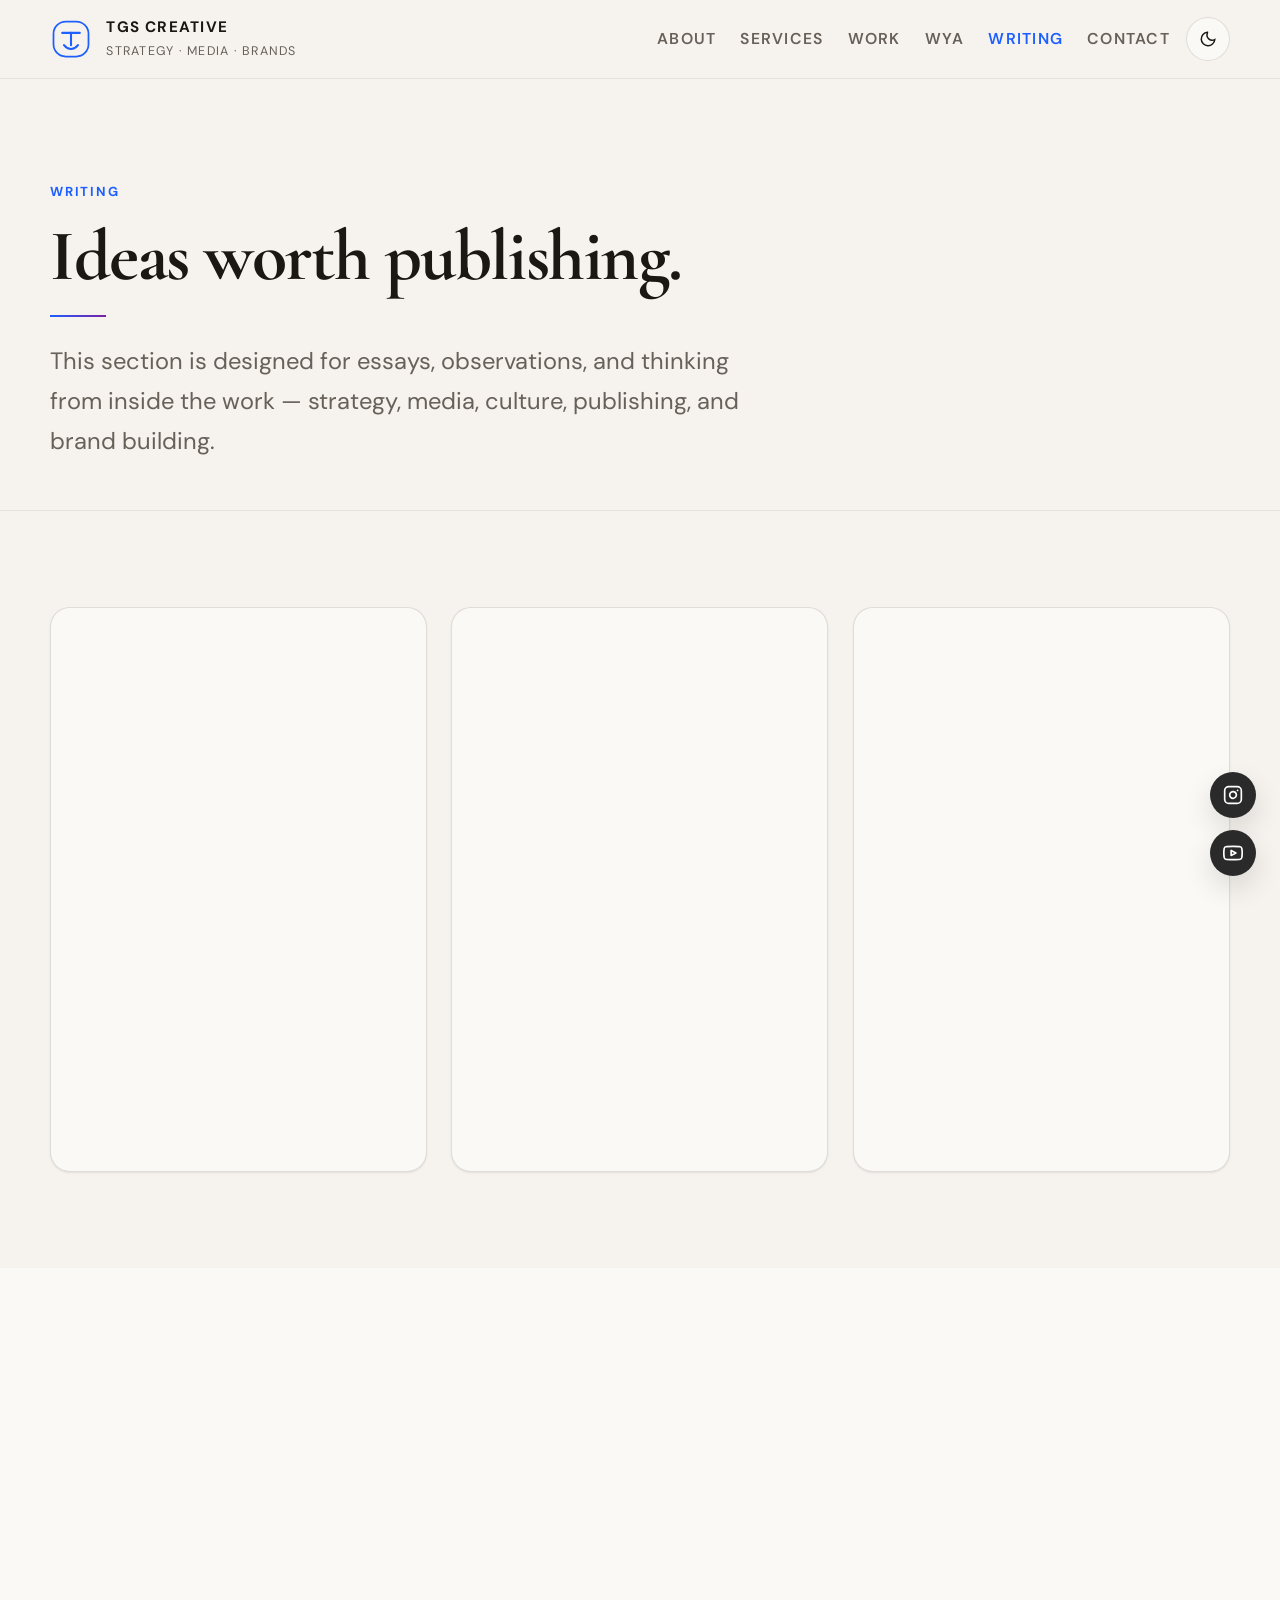
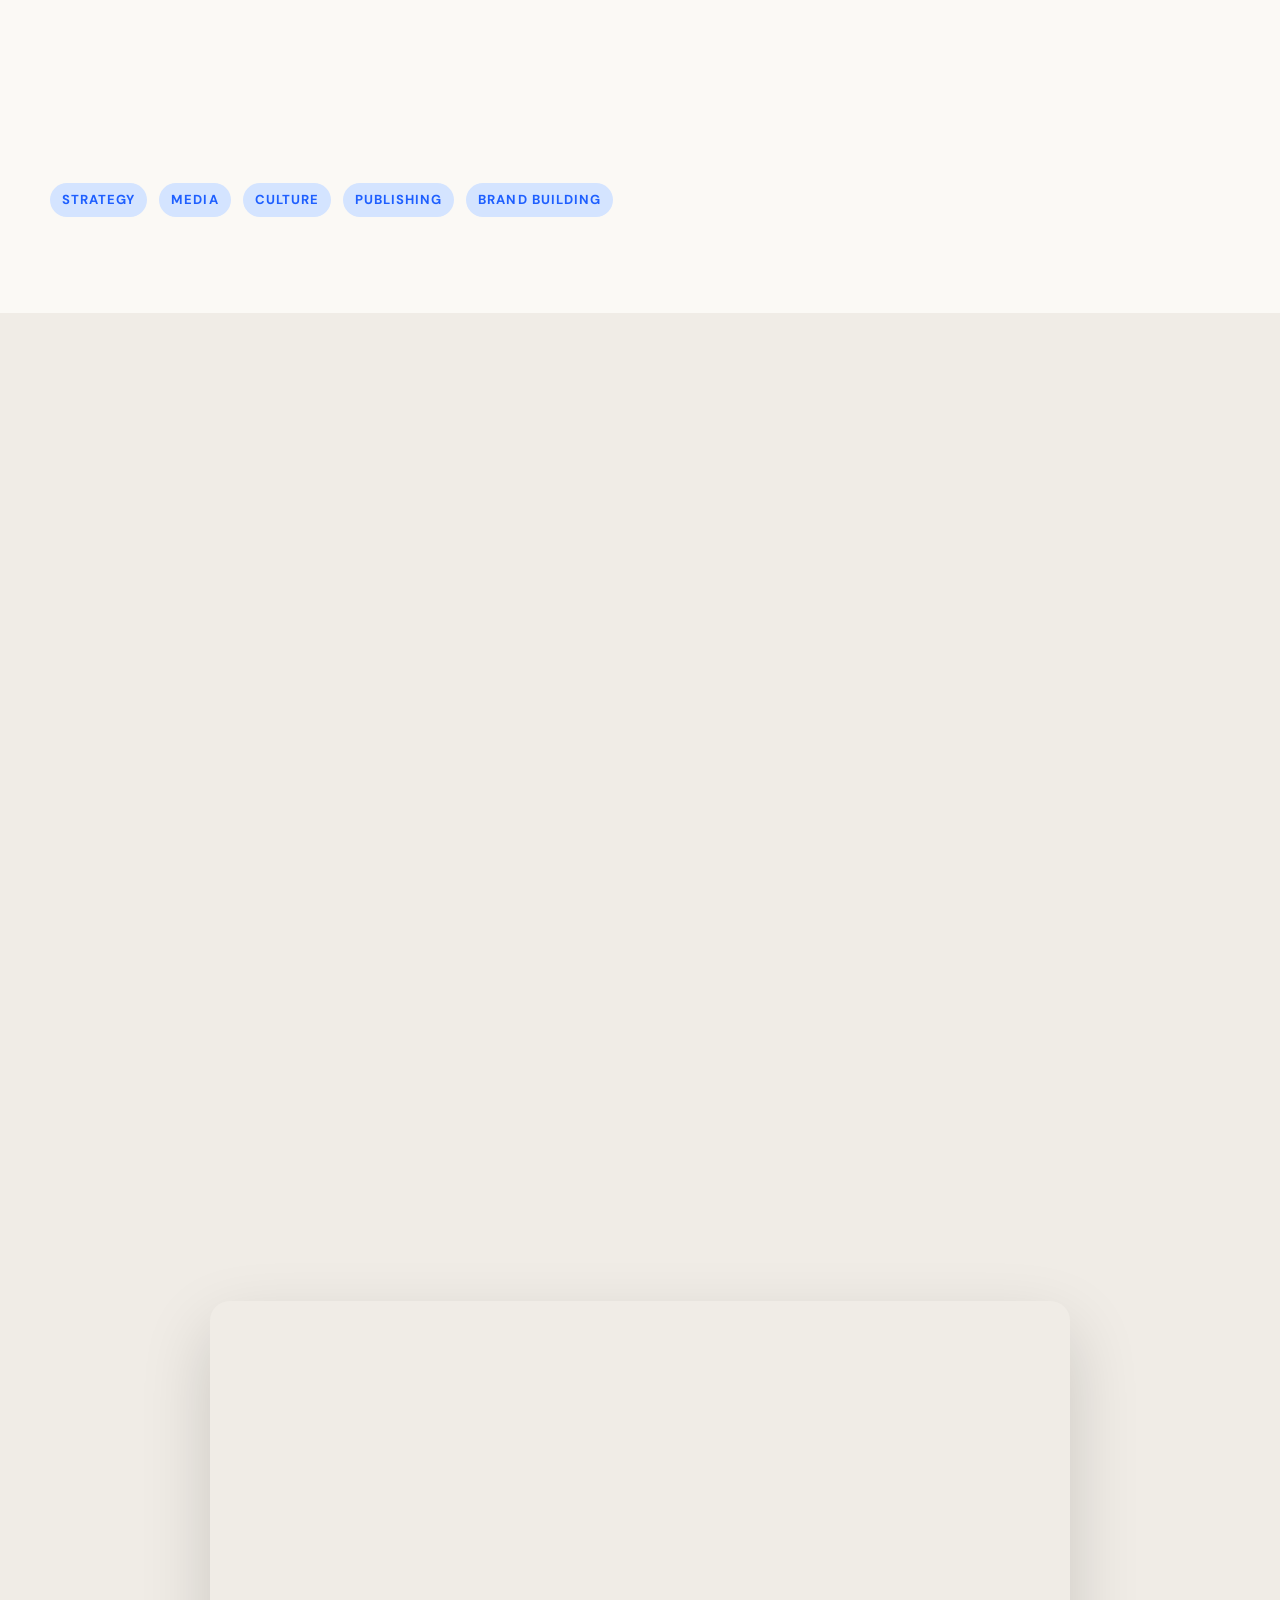
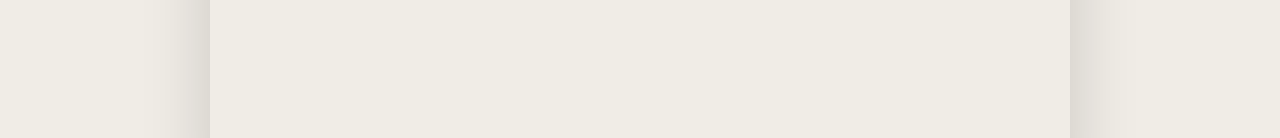
<file: blog.html>
<!DOCTYPE html>
<html lang="en">
<head>
  <meta charset="UTF-8">
  <meta name="viewport" content="width=device-width, initial-scale=1.0">
<!-- Google Analytics GA4 -->
<script async src="https://www.googletagmanager.com/gtag/js?id=G-T5VBQ62VZ2"></script>
<script>
  window.dataLayer = window.dataLayer || [];
  function gtag(){dataLayer.push(arguments);}
  gtag('js', new Date());
  gtag('config', 'G-T5VBQ62VZ2');
</script>
  <!-- Favicon -->
  <link rel="icon" type="image/x-icon" href="favicon.ico">
<link rel="apple-touch-icon" sizes="180x180" href="apple-touch-icon.png">
<meta name="theme-color" content="#1E5FFF">
  
  <title>Writing | tGS Creative</title>
  <meta name="description" content="Writing and thought leadership from tGS Creative.">
  <link rel="preconnect" href="https://fonts.googleapis.com">
  <link rel="preconnect" href="https://fonts.gstatic.com" crossorigin>
  <link href="https://fonts.googleapis.com/css2?family=Cormorant+Garamond:wght@500;600;700&family=DM+Sans:wght@400;500;700&display=swap" rel="stylesheet">
  <link rel="stylesheet" href="style.css">
  <link rel="stylesheet" href="responsive.css">
  <script src="main.js" defer></script>
</head>
<body>
  <a class="skip-link" href="#main">Skip to content</a>
  <header class="site-header">
    <div class="container nav-shell">
      <a class="brand" href="index.html" aria-label="tGS Creative home"><svg class="brand-mark" viewBox="0 0 48 48" fill="none" aria-hidden="true"><rect x="4" y="4" width="40" height="40" rx="14" stroke="currentColor" stroke-width="2"></rect><path d="M14 17H34" stroke="currentColor" stroke-width="2.4" stroke-linecap="round"></path><path d="M24 17V31" stroke="currentColor" stroke-width="2.4" stroke-linecap="round"></path><path d="M16 31C18.5 34 21 35.5 24 35.5C27 35.5 29.5 34 32 31" stroke="currentColor" stroke-width="2.4" stroke-linecap="round"></path></svg><span class="brand-text"><strong>tGS Creative</strong><span>Strategy · Media · Brands</span></span></a>
      <div class="nav-row">
        <nav class="main-nav" data-site-nav>
          <a href="about.html">About</a>
          <a href="services.html">Services</a>
          <a href="work.html">Work</a>
          <a href="wya.html">WYA</a>
          <a href="blog.html" aria-current="page">Writing</a>
          <a href="contact.html">Contact</a>
        </nav>
        <button class="menu-toggle" type="button" aria-label="Toggle menu" aria-expanded="false" data-menu-toggle><svg width="18" height="18" viewBox="0 0 24 24" fill="none" stroke="currentColor" stroke-width="2" aria-hidden="true"><path d="M3 6h18M3 12h18M3 18h18"></path></svg></button>
        <button class="icon-btn hide-mobile" type="button" data-theme-toggle aria-label="Toggle theme"></button>
      </div>
    </div>
  </header>

  <main id="main">
    <section class="page-hero">
      <div class="container reveal">
        <span class="eyebrow">Writing</span>
        <h1>Ideas worth publishing.</h1>
        <div class="divider"></div>
        <p class="lead">This section is designed for essays, observations, and thinking from inside the work — strategy, media, culture, publishing, and brand building.</p>
      </div>
    </section>

    <section class="section">
      <div class="container">
        <div class="posts-grid">
          <article class="post-card reveal">
            <span class="tag">Strategy</span>
            <h3>Why visibility without positioning usually collapses under attention.</h3>
            <p>Thoughts on the difference between being seen and being structurally ready to be seen.</p>
            <a class="card-link" href="contact.html">Commission or enquire</a>
          </article>
          <article class="post-card reveal">
            <span class="tag">Publishing</span>
            <h3>What makes an intellectual voice legible across markets.</h3>
            <p>On narrative framing, credibility transfer, and why context matters as much as content.</p>
            <a class="card-link" href="contact.html">Commission or enquire</a>
          </article>
          <article class="post-card reveal">
            <span class="tag">Culture</span>
            <h3>Brand language is not decoration. It is discipline in public.</h3>
            <p>A view on why the language around a brand should be treated as infrastructure, not polish.</p>
            <a class="card-link" href="contact.html">Commission or enquire</a>
          </article>
        </div>
      </div>
    </section>

    <section class="section surface">
      <div class="container">
        <header class="section-head reveal">
          <span class="eyebrow">Editorial lanes</span>
          <h2>The thinking here will move across a few clear lanes.</h2>
        </header>
        <div class="tag-row reveal">
          <span class="tag">Strategy</span>
          <span class="tag">Media</span>
          <span class="tag">Culture</span>
          <span class="tag">Publishing</span>
          <span class="tag">Brand building</span>
        </div>
      </div>
    </section>

    <section class="section surface-alt">
  <div class="container">
    <div class="section-head reveal">
      <span class="eyebrow">Featured — Podcast Appearance</span>
      <h2>Adeniyi A. Adebisi on 91 Productions</h2>
      <div class="divider"></div>
      <p class="lead">tGS Creative managed the full appearance of author and statesman Adeniyi A. Adebisi on the 91 Productions podcast — from briefing and preparation through to placement and follow-up. This interview is the public proof point of that campaign.</p>
    </div>
    <div class="reveal" style="position:relative; width:100%; max-width:860px; margin: 0 auto var(--space-8); aspect-ratio: 16/9; border-radius: var(--radius-lg); overflow:hidden; box-shadow: var(--shadow-lg);">
      <iframe
        style="position:absolute; top:0; left:0; width:100%; height:100%; border:0;"
        src="https://www.youtube.com/embed/Q99sBCZOPSM?si=o0-FdUzx93KF31La"
        title="Adeniyi A. Adebisi — 91 Productions Podcast Interview"
        frameborder="0"
        allow="accelerometer; autoplay; clipboard-write; encrypted-media; gyroscope; picture-in-picture; web-share"
        referrerpolicy="strict-origin-when-cross-origin"
        allowfullscreen>
      </iframe>
    </div>
    <div class="reveal" style="text-align:center; display:flex; gap:var(--space-4); justify-content:center; flex-wrap:wrap;">
      <a href="work.html#adebisi" class="btn btn-secondary">See the full case study ›</a>
      <a href="https://www.youtube.com/@R3G4L3" target="_blank" rel="noopener noreferrer" class="btn btn-primary">Watch more on YouTube ›</a>
    </div>
  </div>
</section>
    <section class="section-tight">
      <div class="container cta-band reveal">
        <div>
          <span class="eyebrow">In the meantime</span>
          <h3>Need the thinking applied to an actual project?</h3>
          <p>The writing will grow, but the work is already live.</p>
        </div>
        <div class="btn-row"><a class="btn btn-primary" href="contact.html">Get in touch</a><a class="btn btn-secondary" href="services.html">See services</a></div>
      </div>
    </section>
  </main>

  <footer class="site-footer">
    <div class="container footer-grid"><div class="footer-col"><a class="brand" href="index.html"><svg class="brand-mark" viewBox="0 0 48 48" fill="none" aria-hidden="true"><rect x="4" y="4" width="40" height="40" rx="14" stroke="currentColor" stroke-width="2"></rect><path d="M14 17H34" stroke="currentColor" stroke-width="2.4" stroke-linecap="round"></path><path d="M24 17V31" stroke="currentColor" stroke-width="2.4" stroke-linecap="round"></path><path d="M16 31C18.5 34 21 35.5 24 35.5C27 35.5 29.5 34 32 31" stroke="currentColor" stroke-width="2.4" stroke-linecap="round"></path></svg><span class="brand-text"><strong>tGS Creative</strong><span>Strategy · Media · Brands</span></span></a><p>A creative house for strategy, management, media production, and brands being built with intention.</p></div><div class="footer-col"><h4>Pages</h4><a href="about.html">About</a><a href="services.html">Services</a><a href="work.html">Work</a><a href="wya.html">WYA</a><a href="blog.html">Writing</a><a href="contact.html">Contact</a></div><div class="footer-col"><h4>Focus</h4><p>Strategy consulting</p><p>Management</p><p>Media production</p><p>Brand building</p></div><div class="footer-col"><h4>Contact</h4><a href="mailto:info@tgsstudios.com">info@tgsstudios.com</a><a href="https://tgsstudios.co.uk" target="_blank" rel="noopener noreferrer">tgsstudios.co.uk</a><a href="https://www.linkedin.com/company/118834600" target="_blank" rel="noopener noreferrer">LinkedIn</a></div></div>
    <div class="container footer-base"><p>&copy; <span data-year></span> tGS Creative. All rights reserved.</p><p>Currently live from tgsstudios.co.uk.</p></div>
  </footer>
    <!-- Social float buttons -->
  <div class="social-float" aria-label="Social links">
    <a href="https://www.instagram.com/tgscr8iv?igsh=Z3hpamx1M292dTJ0&utm_source=qr" target="_blank" rel="noopener noreferrer" class="instagram" aria-label="tGS Creative on Instagram">
      <svg width="20" height="20" viewBox="0 0 24 24" fill="none" stroke="currentColor" stroke-width="2" stroke-linecap="round" stroke-linejoin="round" aria-hidden="true"><rect x="2" y="2" width="20" height="20" rx="5" ry="5"/><path d="M16 11.37A4 4 0 1 1 12.63 8 4 4 0 0 1 16 11.37z"/><line x1="17.5" y1="6.5" x2="17.51" y2="6.5"/></svg>
    </a>
    <a href="https://www.youtube.com/@R3G4L3" target="_blank" rel="noopener noreferrer" class="youtube" aria-label="tGS Creative on YouTube">
      <svg width="20" height="20" viewBox="0 0 24 24" fill="none" stroke="currentColor" stroke-width="2" stroke-linecap="round" stroke-linejoin="round" aria-hidden="true"><path d="M22.54 6.42a2.78 2.78 0 0 0-1.95-1.96C18.88 4 12 4 12 4s-6.88 0-8.59.46A2.78 2.78 0 0 0 1.46 6.42 29 29 0 0 0 1 12a29 29 0 0 0 .46 5.58 2.78 2.78 0 0 0 1.95 1.95C5.12 20 12 20 12 20s6.88 0 8.59-.47a2.78 2.78 0 0 0 1.95-1.95A29 29 0 0 0 23 12a29 29 0 0 0-.46-5.58z"/><polygon points="9.75 15.02 15.5 12 9.75 8.98 9.75 15.02"/></svg>
    </a>
  </div>
</body>
</html>
</file>
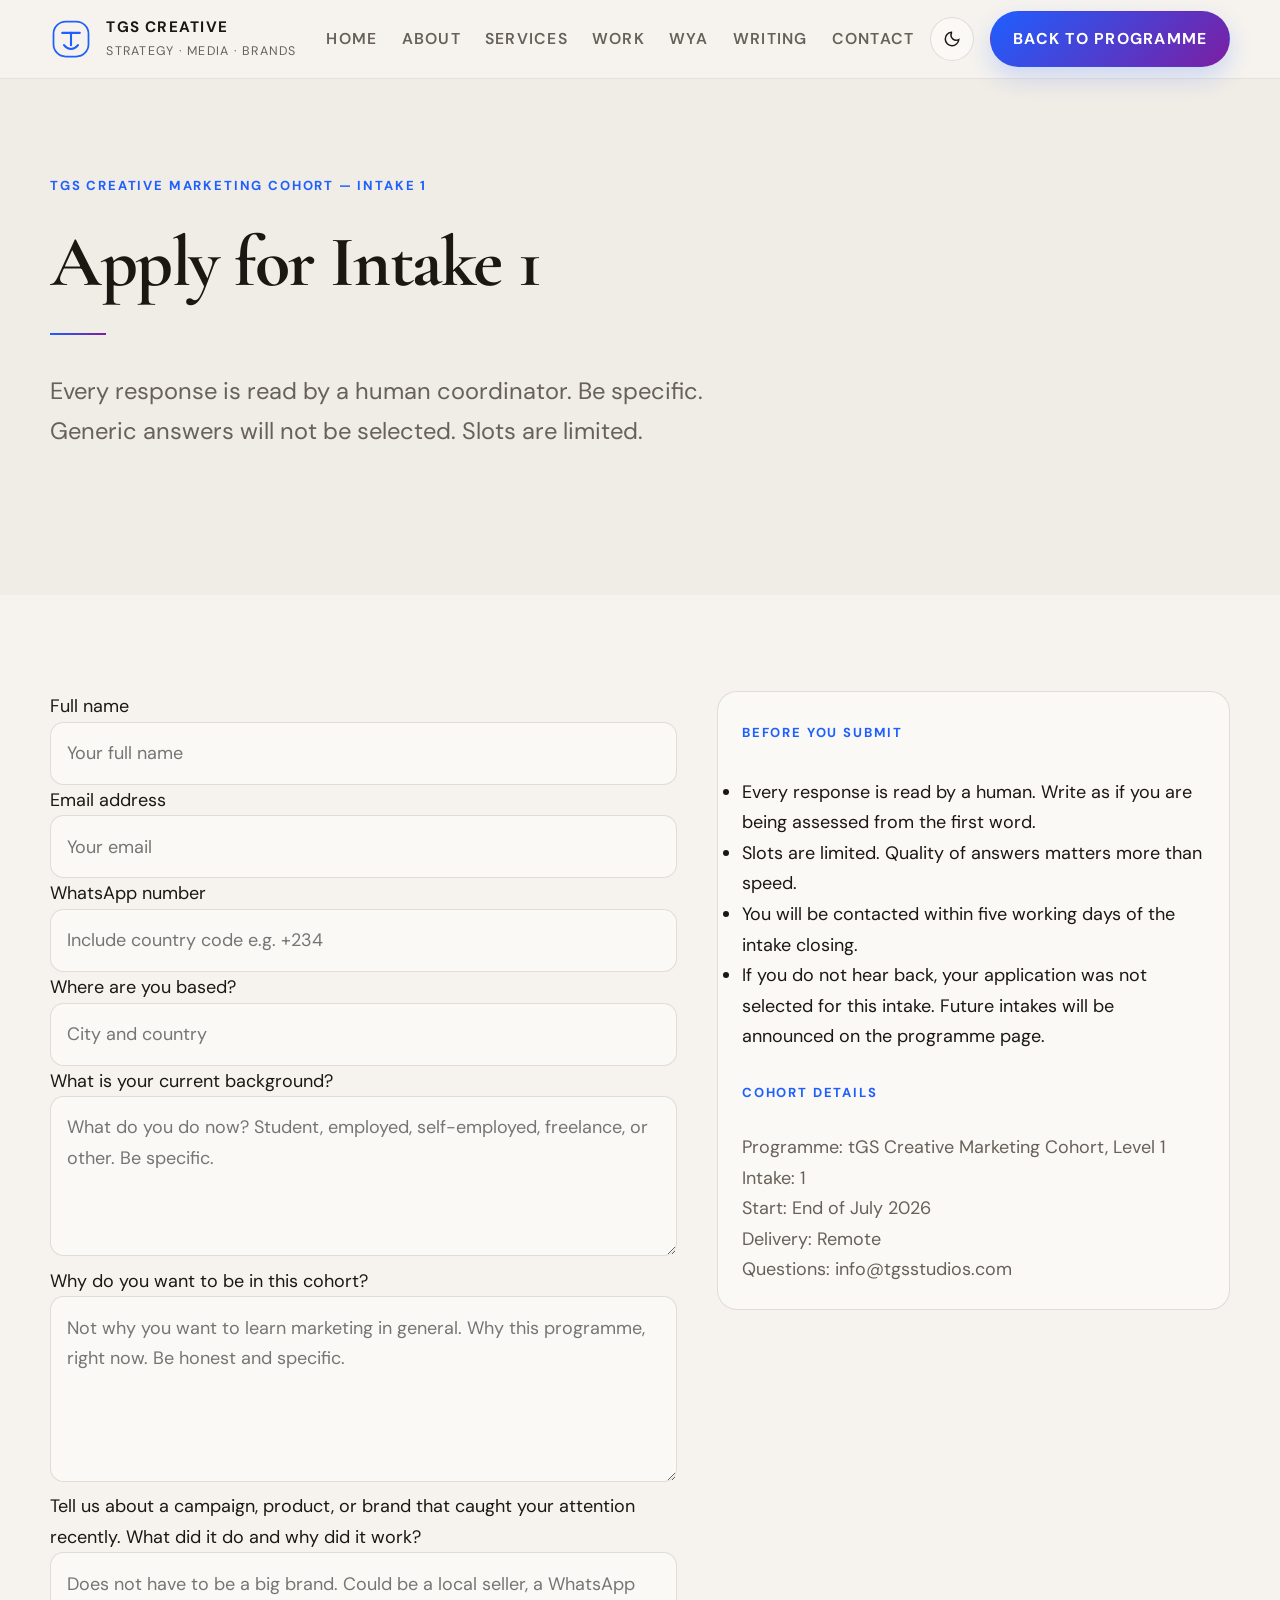
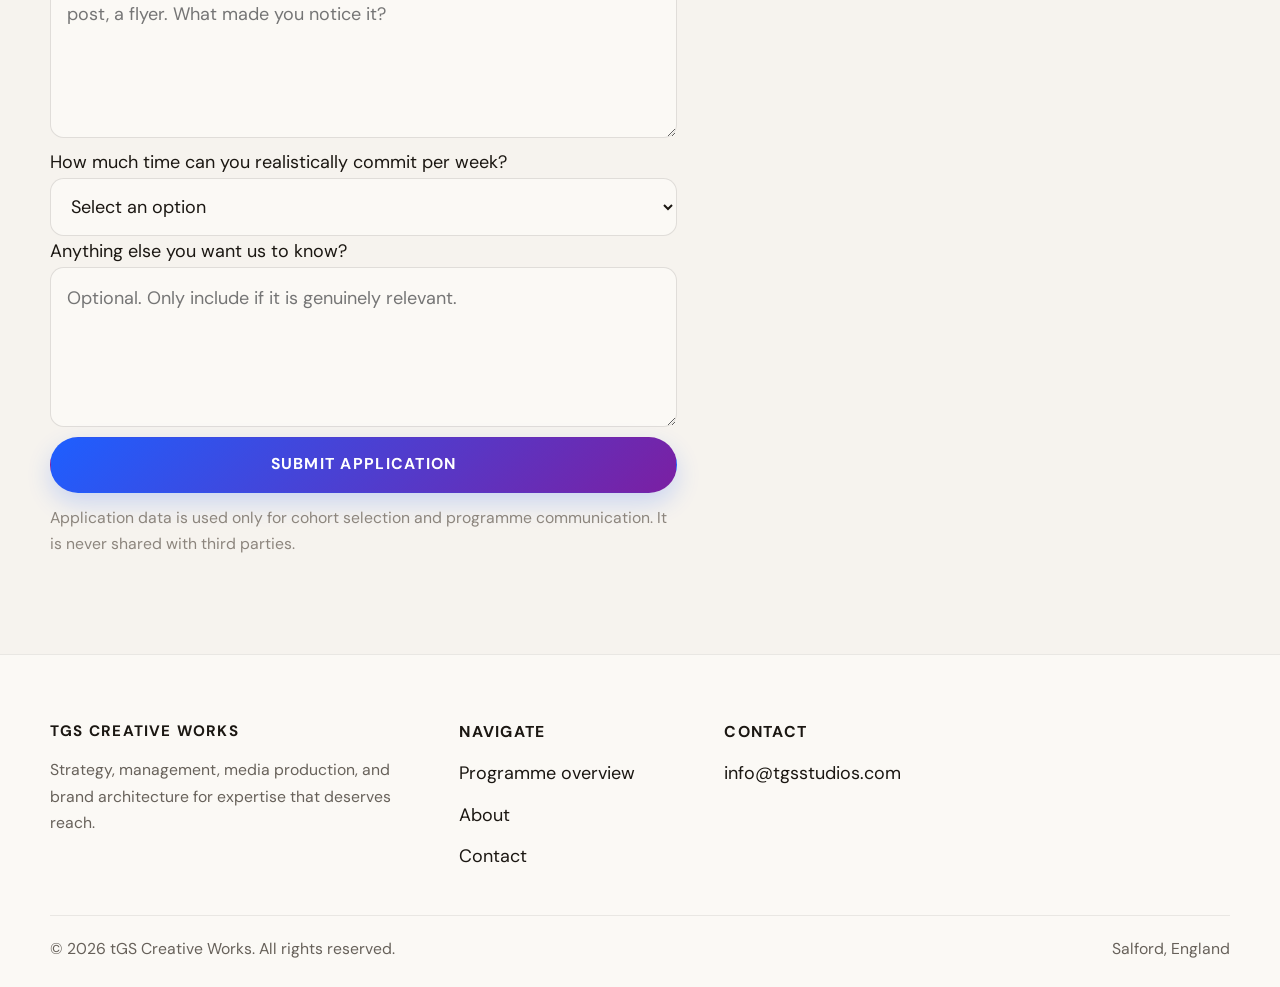
<file: cohort-apply.html>
<!DOCTYPE html>
<html lang="en" data-theme="light">
<head>
  <meta charset="UTF-8">
  <meta name="viewport" content="width=device-width, initial-scale=1.0">
  <script async src="https://www.googletagmanager.com/gtag/js?id=G-T5VBQ62VZ2"></script>
  <script>
    window.dataLayer = window.dataLayer || [];
    function gtag(){dataLayer.push(arguments);}
    gtag('js', new Date());
    gtag('config', 'G-T5VBQ62VZ2');
  </script>
  <title>Apply — tGS Creative Marketing Cohort</title>
  <meta name="description" content="Apply for Intake 1 of the tGS Creative Marketing Cohort. Places are limited. Applications are read by human coordinators.">
  <link rel="icon" type="image/jpeg" href="tsg_1750566657793.jpg">
  <link rel="apple-touch-icon" href="apple-touch-icon.png">
  <meta name="theme-color" content="#1E5FFF">
  <link rel="preconnect" href="https://fonts.googleapis.com">
  <link rel="preconnect" href="https://fonts.gstatic.com" crossorigin>
  <link href="https://fonts.googleapis.com/css2?family=Cormorant+Garamond:ital,wght@0,400;0,600;1,400&family=DM+Sans:wght@400;500;700&display=swap" rel="stylesheet">
  <link rel="stylesheet" href="style.css">
  <link rel="stylesheet" href="responsive.css">
  <style>
    .apply-grid{display:grid;grid-template-columns:1.1fr .9fr;gap:var(--space-10);align-items:start}
    .notice-card{padding:var(--space-6);border-radius:var(--radius-lg);background:var(--color-surface);border:1px solid var(--color-border);position:sticky;top:calc(var(--space-8) + 60px)}
    @media(max-width:980px){.apply-grid{grid-template-columns:1fr} .notice-card{position:static}}
  </style>
</head>
<body>
  <a class="skip-link" href="#main">Skip to main content</a>
  <header class="site-header">
    <div class="container nav-shell">
      <a class="brand" href="index.html" aria-label="tGS Creative home">
        <svg class="brand-mark" viewBox="0 0 48 48" fill="none" aria-hidden="true">
          <rect x="4" y="4" width="40" height="40" rx="14" stroke="currentColor" stroke-width="2"></rect>
          <path d="M14 17H34" stroke="currentColor" stroke-width="2.4" stroke-linecap="round"></path>
          <path d="M24 17V31" stroke="currentColor" stroke-width="2.4" stroke-linecap="round"></path>
          <path d="M16 31C18.5 34 21 35.5 24 35.5C27 35.5 29.5 34 32 31" stroke="currentColor" stroke-width="2.4" stroke-linecap="round"></path>
        </svg>
        <span class="brand-text"><strong>tGS Creative</strong><span>Strategy · Media · Brands</span></span>
      </a>
      <div class="nav-row">
        <nav class="main-nav" data-site-nav aria-label="Primary navigation">
          <a href="index.html">Home</a>
          <a href="about.html">About</a>
          <a href="services.html">Services</a>
          <a href="work.html">Work</a>
          <a href="wya.html">WYA</a>
          <a href="blog.html">Writing</a>
          <a href="contact.html">Contact</a>
        </nav>
        <button class="menu-toggle" type="button" aria-label="Toggle menu" aria-expanded="false" data-menu-toggle>
          <svg width="18" height="18" viewBox="0 0 24 24" fill="none" stroke="currentColor" stroke-width="2" aria-hidden="true"><path d="M3 6h18M3 12h18M3 18h18"></path></svg>
        </button>
        <button class="icon-btn hide-mobile" type="button" data-theme-toggle aria-label="Toggle theme"></button>
        <a class="btn btn-primary hide-mobile" href="cohort.html">Back to programme</a>
      </div>
    </div>
  </header>

  <main id="main">
    <section class="section surface-alt">
      <div class="container">
        <div class="section-head reveal">
          <span class="eyebrow">tGS Creative Marketing Cohort — Intake 1</span>
          <h1>Apply for Intake 1</h1>
          <div class="divider"></div>
          <p class="lead">Every response is read by a human coordinator. Be specific. Generic answers will not be selected. Slots are limited.</p>
        </div>
      </div>
    </section>

    <section class="section">
      <div class="container apply-grid">
        <form action="https://formspree.io/f/mzdwkypj" method="POST" class="contact-form" data-redirect="cohort-thankyou.html">
          <input type="hidden" name="_subject" value="Cohort Application — Intake 1">
          <input type="hidden" name="_next" value="cohort-thankyou.html">
          <input type="hidden" name="source" value="cohort-apply-page">

          <div class="form-group">
            <label for="app-name">Full name</label>
            <input type="text" id="app-name" name="name" required placeholder="Your full name">
          </div>

          <div class="form-group">
            <label for="app-email">Email address</label>
            <input type="email" id="app-email" name="email" required placeholder="Your email">
          </div>

          <div class="form-group">
            <label for="app-phone">WhatsApp number</label>
            <input type="tel" id="app-phone" name="whatsapp" required placeholder="Include country code e.g. +234">
          </div>

          <div class="form-group">
            <label for="app-location">Where are you based?</label>
            <input type="text" id="app-location" name="location" required placeholder="City and country">
          </div>

          <div class="form-group">
            <label for="app-background">What is your current background?</label>
            <textarea id="app-background" name="background" rows="4" required placeholder="What do you do now? Student, employed, self-employed, freelance, or other. Be specific."></textarea>
          </div>

          <div class="form-group">
            <label for="app-why">Why do you want to be in this cohort?</label>
            <textarea id="app-why" name="why" rows="5" required placeholder="Not why you want to learn marketing in general. Why this programme, right now. Be honest and specific."></textarea>
          </div>

          <div class="form-group">
            <label for="app-campaign">Tell us about a campaign, product, or brand that caught your attention recently. What did it do and why did it work?</label>
            <textarea id="app-campaign" name="campaign_observation" rows="5" required placeholder="Does not have to be a big brand. Could be a local seller, a WhatsApp post, a flyer. What made you notice it?"></textarea>
          </div>

          <div class="form-group">
            <label for="app-time">How much time can you realistically commit per week?</label>
            <select id="app-time" name="weekly_commitment" required>
              <option value="" disabled selected>Select an option</option>
              <option value="3-5 hours">3 to 5 hours</option>
              <option value="5-8 hours">5 to 8 hours</option>
              <option value="8-10 hours">8 to 10 hours</option>
              <option value="10+ hours">More than 10 hours</option>
            </select>
          </div>

          <div class="form-group">
            <label for="app-anything">Anything else you want us to know?</label>
            <textarea id="app-anything" name="additional" rows="3" placeholder="Optional. Only include if it is genuinely relevant."></textarea>
          </div>

          <button class="btn btn-primary" type="submit" style="width:100%;">Submit application</button>
          <p class="faint" style="margin-top:var(--space-3); font-size:var(--text-sm);">Application data is used only for cohort selection and programme communication. It is never shared with third parties.</p>
        </form>

        <div class="notice-card">
          <span class="eyebrow">Before you submit</span>
          <ul class="service-list" style="margin-top:var(--space-4);">
            <li>Every response is read by a human. Write as if you are being assessed from the first word.</li>
            <li>Slots are limited. Quality of answers matters more than speed.</li>
            <li>You will be contacted within five working days of the intake closing.</li>
            <li>If you do not hear back, your application was not selected for this intake. Future intakes will be announced on the programme page.</li>
          </ul>
          <div style="margin-top:var(--space-6);">
            <span class="eyebrow">Cohort details</span>
            <p style="margin-top:var(--space-3);">Programme: tGS Creative Marketing Cohort, Level 1</p>
            <p>Intake: 1</p>
            <p>Start: End of July 2026</p>
            <p>Delivery: Remote</p>
            <p>Questions: <a href="mailto:info@tgsstudios.com">info@tgsstudios.com</a></p>
          </div>
        </div>
      </div>
    </section>
  </main>

  <footer class="site-footer surface">
    <div class="container">
      <div class="footer-grid">
        <div class="footer-col">
          <strong style="display:block; margin-bottom:var(--space-3); font-size:0.95rem; letter-spacing:0.08em; text-transform:uppercase;">tGS Creative Works</strong>
          <p style="font-size:var(--text-sm);">Strategy, management, media production, and brand architecture for expertise that deserves reach.</p>
        </div>
        <div class="footer-col">
          <strong style="display:block; margin-bottom:var(--space-3); font-size:var(--text-sm); text-transform:uppercase; letter-spacing:0.08em;">Navigate</strong>
          <a href="cohort.html">Programme overview</a>
          <a href="about.html">About</a>
          <a href="contact.html">Contact</a>
        </div>
        <div class="footer-col">
          <strong style="display:block; margin-bottom:var(--space-3); font-size:var(--text-sm); text-transform:uppercase; letter-spacing:0.08em;">Contact</strong>
          <a href="mailto:info@tgsstudios.com">info@tgsstudios.com</a>
        </div>
      </div>
      <div class="footer-base">
        <p>&#169; <span data-year></span> tGS Creative Works. All rights reserved.</p>
        <p>Salford, England</p>
      </div>
    </div>
  </footer>
  <script src="business-data.js" defer></script>
</body>
</html>
</file>
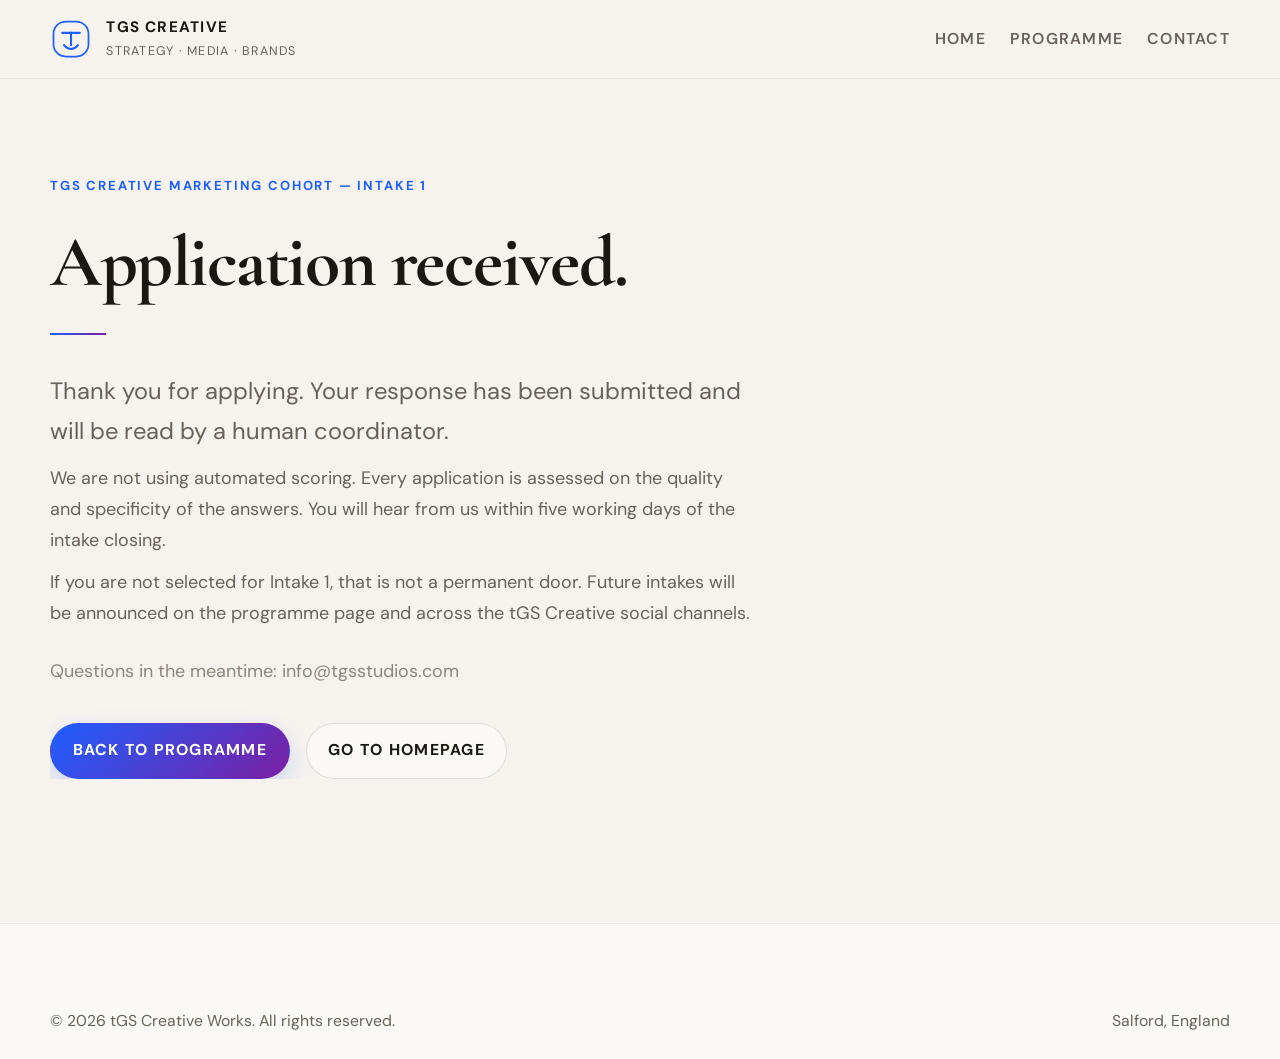
<file: cohort-thank you.html>
<!DOCTYPE html>
<html lang="en" data-theme="light">
<head>
  <meta charset="UTF-8">
  <meta name="viewport" content="width=device-width, initial-scale=1.0">
  <script async src="https://www.googletagmanager.com/gtag/js?id=G-T5VBQ62VZ2"></script>
  <script>
    window.dataLayer = window.dataLayer || [];
    function gtag(){dataLayer.push(arguments);}
    gtag('js', new Date());
    gtag('config', 'G-T5VBQ62VZ2');
  </script>
  <title>Application received — tGS Creative Marketing Cohort</title>
  <meta name="robots" content="noindex, nofollow">
  <link rel="icon" type="image/jpeg" href="tsg_1750566657793.jpg">
  <link rel="apple-touch-icon" href="apple-touch-icon.png">
  <meta name="theme-color" content="#1E5FFF">
  <link rel="preconnect" href="https://fonts.googleapis.com">
  <link rel="preconnect" href="https://fonts.gstatic.com" crossorigin>
  <link href="https://fonts.googleapis.com/css2?family=Cormorant+Garamond:ital,wght@0,400;0,600;1,400&family=DM+Sans:wght@400;500;700&display=swap" rel="stylesheet">
  <link rel="stylesheet" href="style.css">
  <link rel="stylesheet" href="responsive.css">
</head>
<body>
  <a class="skip-link" href="#main">Skip to main content</a>
  <header class="site-header">
    <div class="container nav-shell">
      <a class="brand" href="index.html" aria-label="tGS Creative home">
        <svg class="brand-mark" viewBox="0 0 48 48" fill="none" aria-hidden="true">
          <rect x="4" y="4" width="40" height="40" rx="14" stroke="currentColor" stroke-width="2"></rect>
          <path d="M14 17H34" stroke="currentColor" stroke-width="2.4" stroke-linecap="round"></path>
          <path d="M24 17V31" stroke="currentColor" stroke-width="2.4" stroke-linecap="round"></path>
          <path d="M16 31C18.5 34 21 35.5 24 35.5C27 35.5 29.5 34 32 31" stroke="currentColor" stroke-width="2.4" stroke-linecap="round"></path>
        </svg>
        <span class="brand-text"><strong>tGS Creative</strong><span>Strategy · Media · Brands</span></span>
      </a>
      <div class="nav-row">
        <nav class="main-nav" data-site-nav aria-label="Primary navigation">
          <a href="index.html">Home</a>
          <a href="cohort.html">Programme</a>
          <a href="contact.html">Contact</a>
        </nav>
        <button class="menu-toggle" type="button" aria-label="Toggle menu" aria-expanded="false" data-menu-toggle>
          <svg width="18" height="18" viewBox="0 0 24 24" fill="none" stroke="currentColor" stroke-width="2" aria-hidden="true"><path d="M3 6h18M3 12h18M3 18h18"></path></svg>
        </button>
      </div>
    </div>
  </header>

  <main id="main">
    <section class="section" style="min-height:70vh; display:flex; align-items:center;">
      <div class="container">
        <div class="section-head reveal">
          <span class="eyebrow">tGS Creative Marketing Cohort — Intake 1</span>
          <h1>Application received.</h1>
          <div class="divider"></div>
          <p class="lead">Thank you for applying. Your response has been submitted and will be read by a human coordinator.</p>
          <p>We are not using automated scoring. Every application is assessed on the quality and specificity of the answers. You will hear from us within five working days of the intake closing.</p>
          <p>If you are not selected for Intake 1, that is not a permanent door. Future intakes will be announced on the programme page and across the tGS Creative social channels.</p>
          <p class="faint" style="margin-top:var(--space-4);">Questions in the meantime: <a href="mailto:info@tgsstudios.com">info@tgsstudios.com</a></p>
          <div class="btn-row" style="margin-top:var(--space-6);">
            <a class="btn btn-primary" href="cohort.html">Back to programme</a>
            <a class="btn btn-secondary" href="index.html">Go to homepage</a>
          </div>
        </div>
      </div>
    </section>
  </main>

  <footer class="site-footer surface">
    <div class="container">
      <div class="footer-base">
        <p>&#169; <span data-year></span> tGS Creative Works. All rights reserved.</p>
        <p>Salford, England</p>
      </div>
    </div>
  </footer>
  <script src="business-data.js" defer></script>
</body>
</html>
</file>
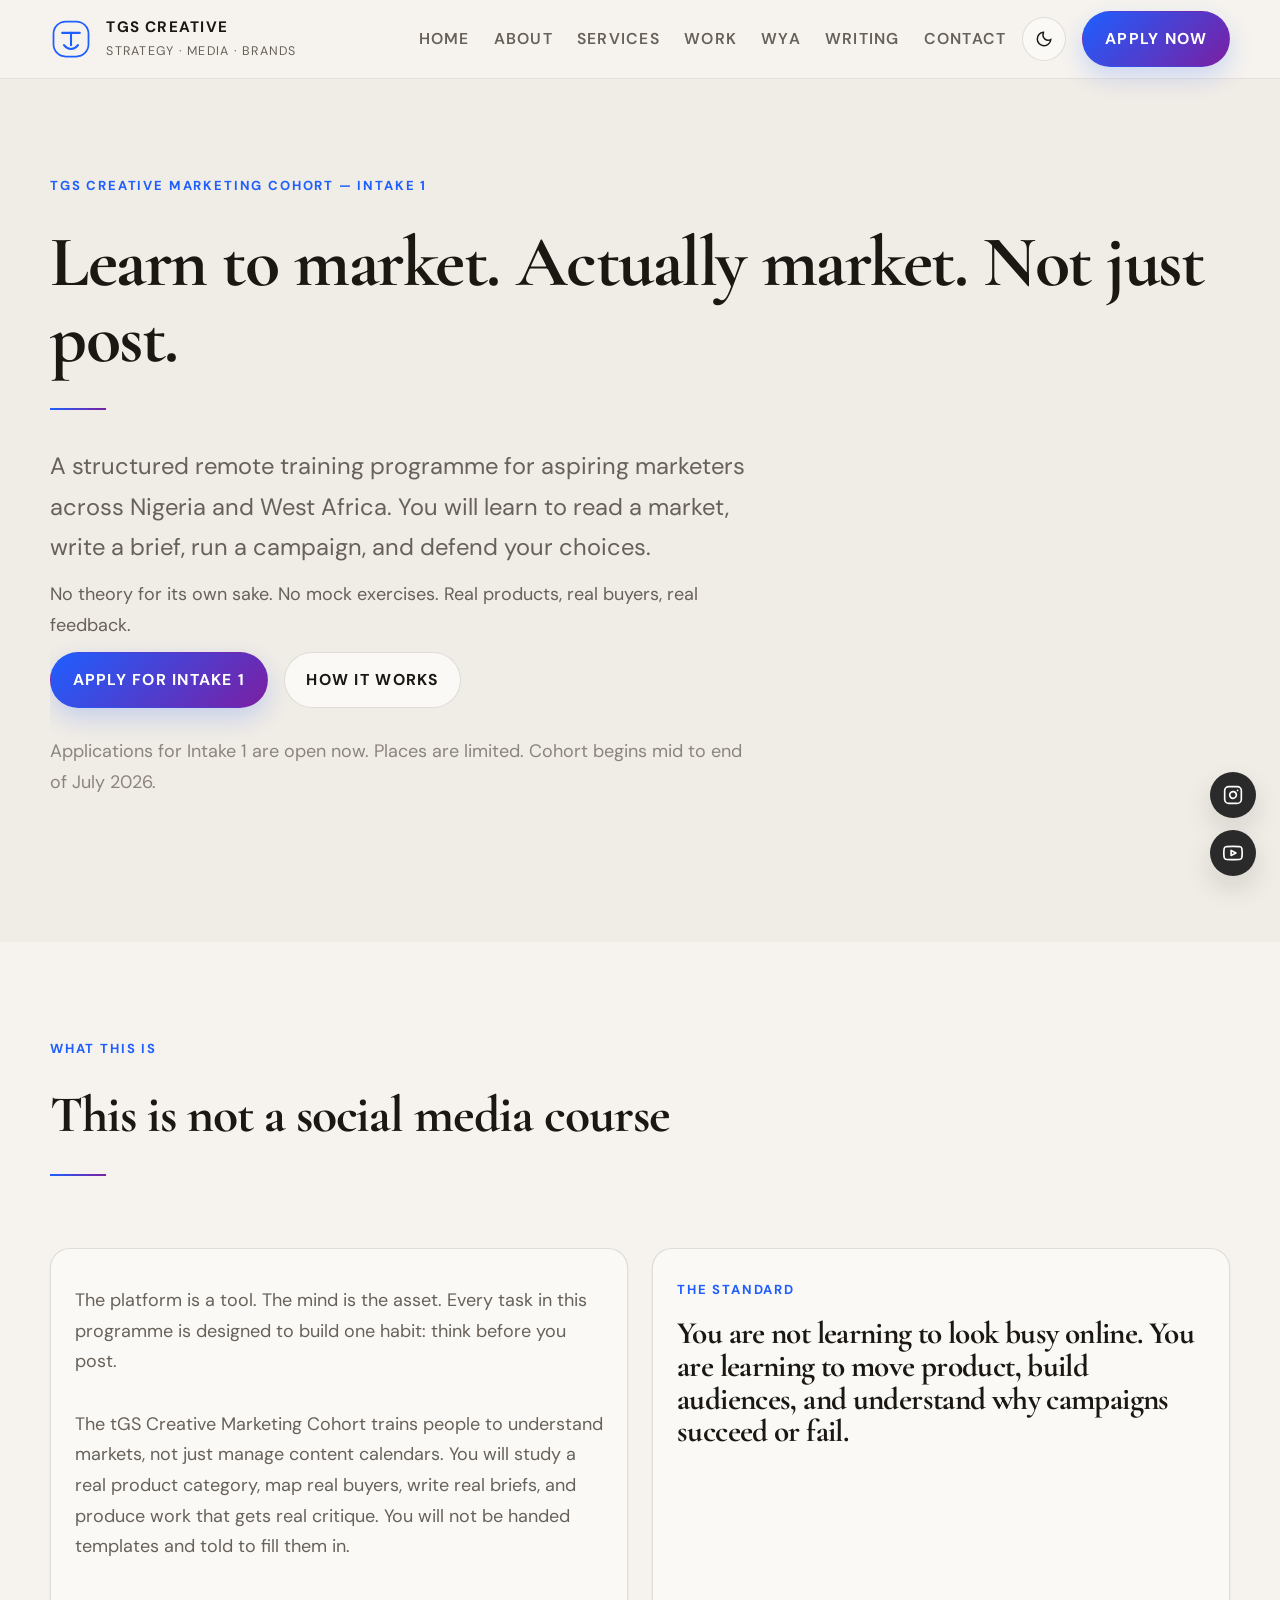
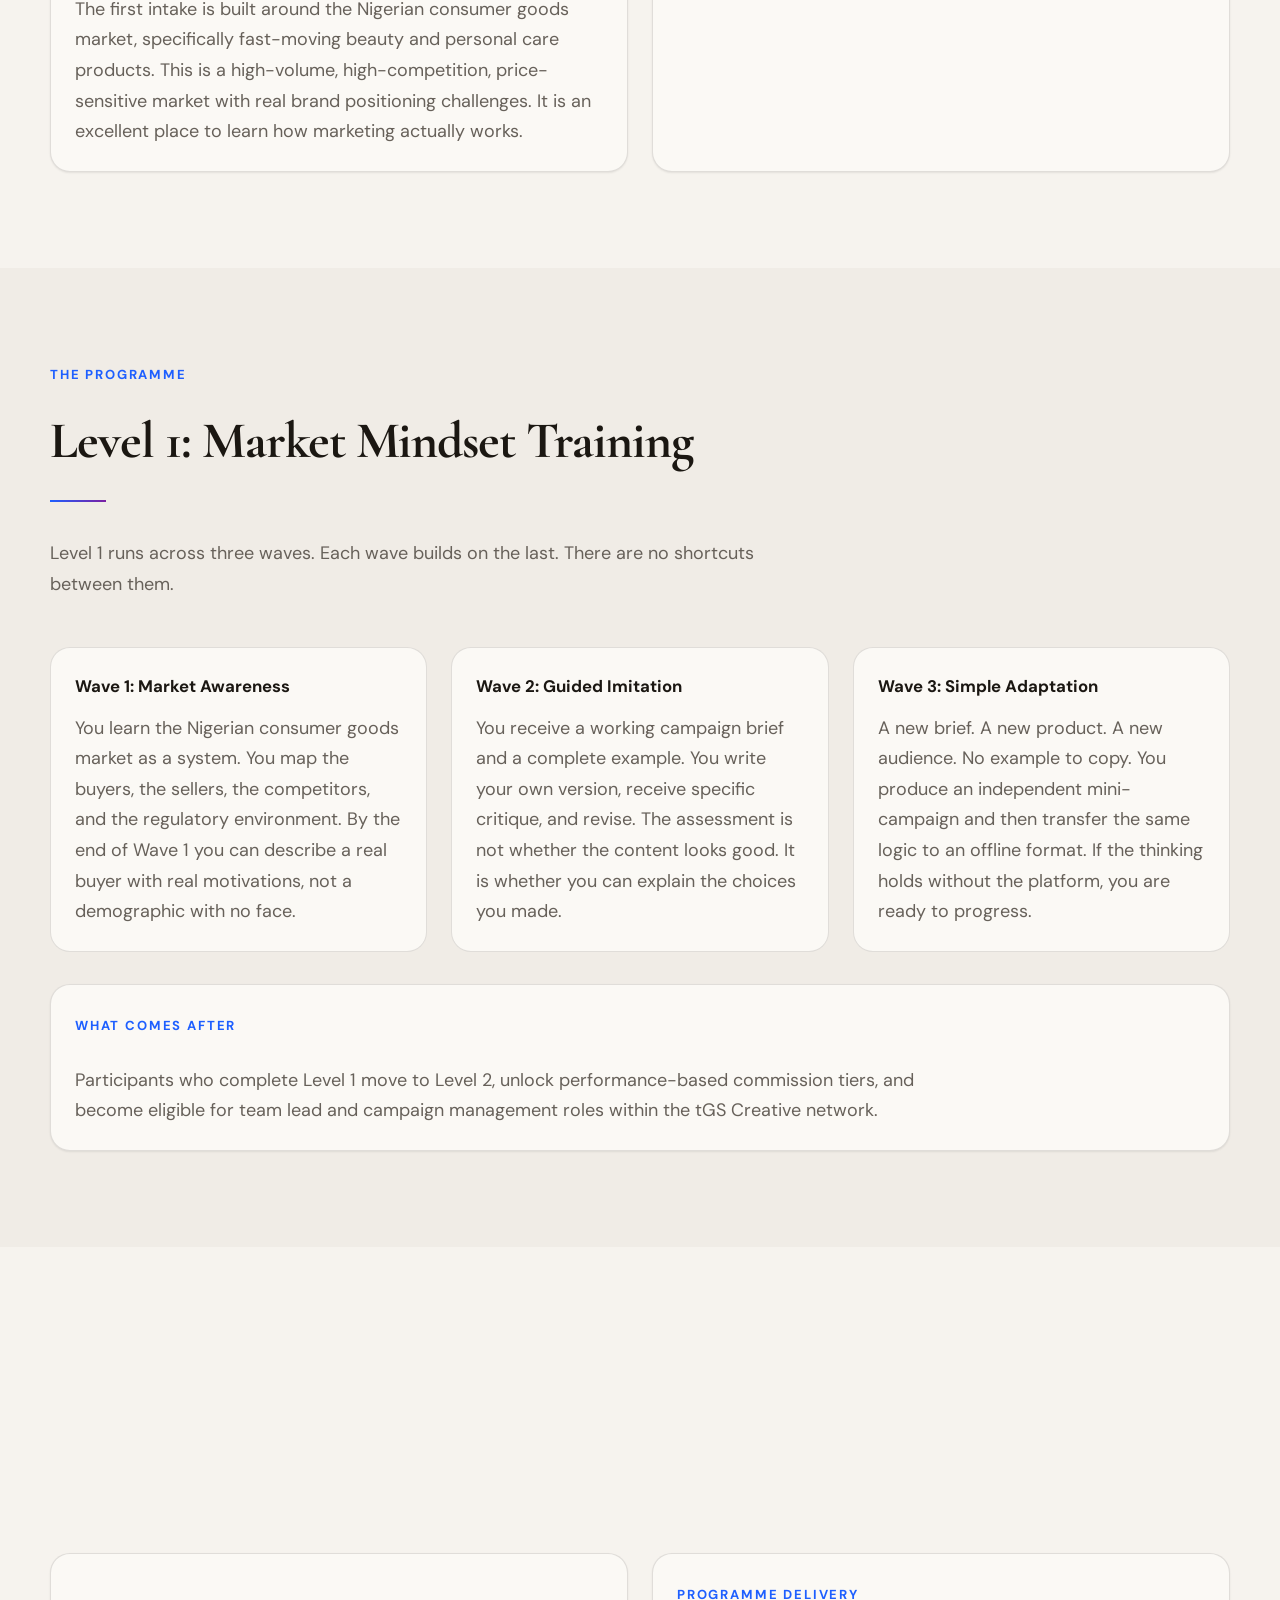
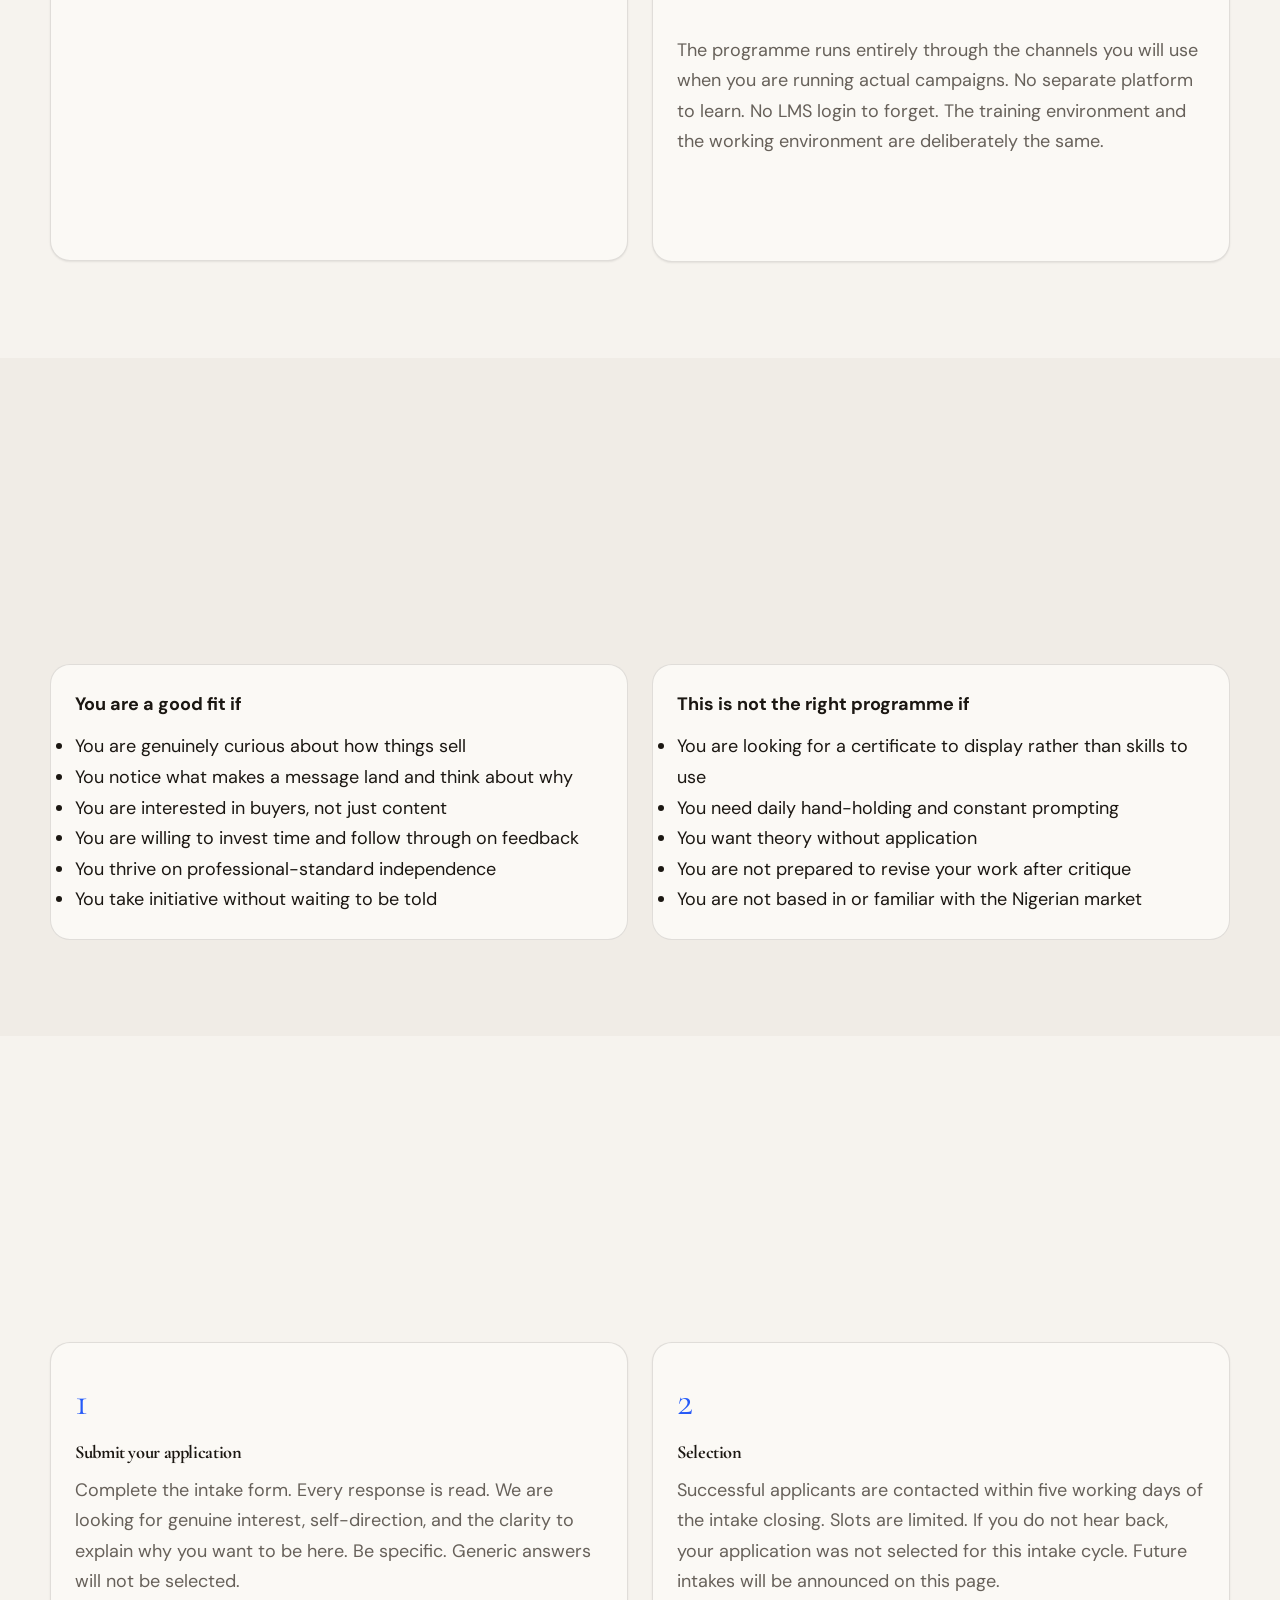
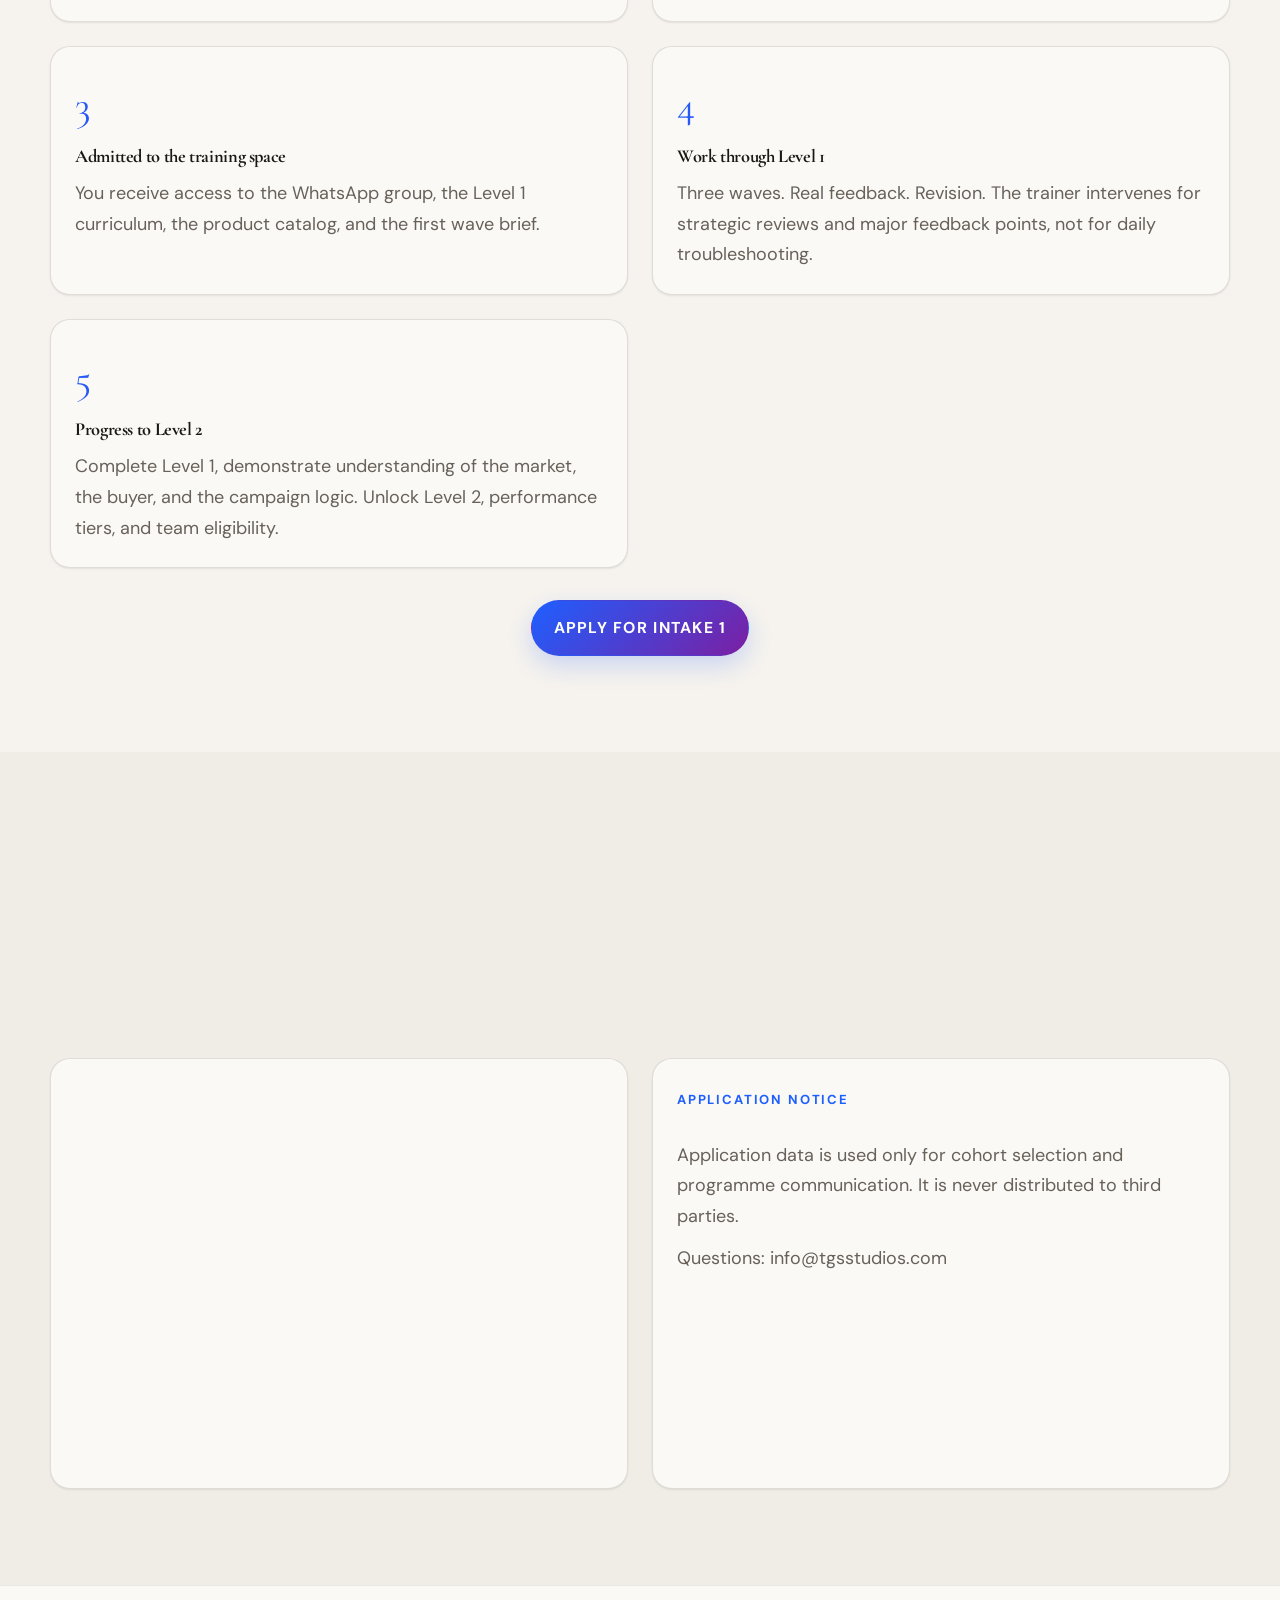
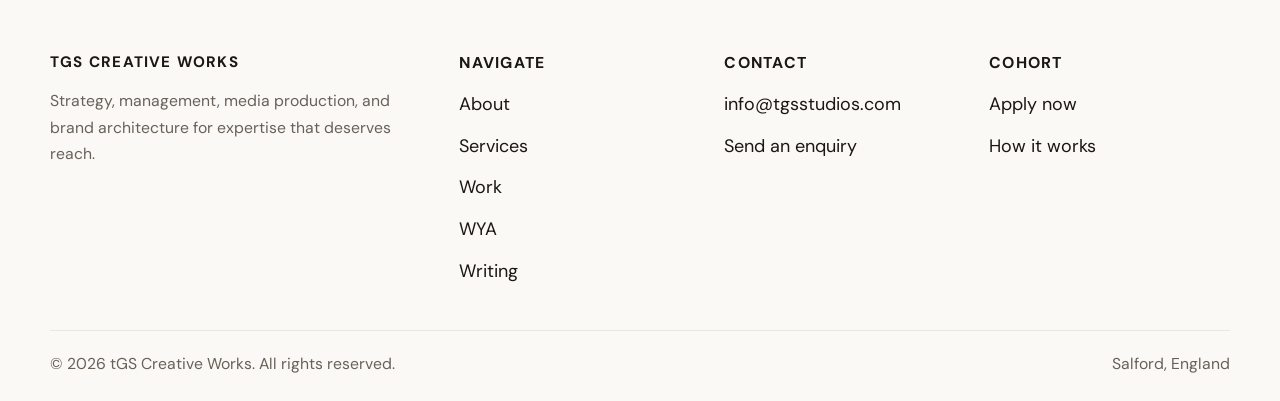
<file: cohort.html>
<!DOCTYPE html>
<html lang="en" data-theme="light">
<head>
  <meta charset="UTF-8">
  <meta name="viewport" content="width=device-width, initial-scale=1.0">
  <script async src="https://www.googletagmanager.com/gtag/js?id=G-T5VBQ62VZ2"></script>
  <script>
    window.dataLayer = window.dataLayer || [];
    function gtag(){dataLayer.push(arguments);}
    gtag('js', new Date());
    gtag('config', 'G-T5VBQ62VZ2');
  </script>
  <title>tGS Creative Marketing Cohort | tGS Creative Works</title>
  <meta name="description" content="The tGS Creative Marketing Cohort is a structured remote training programme for aspiring marketers across Nigeria and West Africa. Applications open now.">
  <link rel="icon" type="image/jpeg" href="tsg_1750566657793.jpg">
  <link rel="apple-touch-icon" href="apple-touch-icon.png">
  <meta name="theme-color" content="#1E5FFF">
  <link rel="preconnect" href="https://fonts.googleapis.com">
  <link rel="preconnect" href="https://fonts.gstatic.com" crossorigin>
  <link href="https://fonts.googleapis.com/css2?family=Cormorant+Garamond:ital,wght@0,400;0,600;1,400&family=DM+Sans:wght@400;500;700&display=swap" rel="stylesheet">
  <link rel="stylesheet" href="style.css">
  <link rel="stylesheet" href="responsive.css">
  <style>
    .wave-grid{display:grid;grid-template-columns:repeat(3,minmax(0,1fr));gap:var(--space-6)}
    .wave-card{padding:var(--space-6);border-radius:var(--radius-lg);background:var(--color-surface);border:1px solid var(--color-border)}
    .wave-card strong{display:block;font-size:1.05rem;margin-bottom:var(--space-3);color:var(--color-text)}
    .fit-grid{display:grid;grid-template-columns:repeat(2,minmax(0,1fr));gap:var(--space-6)}
    .fit-card{padding:var(--space-6);border-radius:var(--radius-lg);background:var(--color-surface);border:1px solid var(--color-border)}
    .fit-card strong{display:block;margin-bottom:var(--space-3);color:var(--color-text)}
    @media(max-width:980px){.wave-grid,.fit-grid{grid-template-columns:1fr}}
  </style>
</head>
<body>
  <a class="skip-link" href="#main">Skip to main content</a>
  <header class="site-header">
    <div class="container nav-shell">
      <a class="brand" href="index.html" aria-label="tGS Creative home">
        <svg class="brand-mark" viewBox="0 0 48 48" fill="none" aria-hidden="true">
          <rect x="4" y="4" width="40" height="40" rx="14" stroke="currentColor" stroke-width="2"></rect>
          <path d="M14 17H34" stroke="currentColor" stroke-width="2.4" stroke-linecap="round"></path>
          <path d="M24 17V31" stroke="currentColor" stroke-width="2.4" stroke-linecap="round"></path>
          <path d="M16 31C18.5 34 21 35.5 24 35.5C27 35.5 29.5 34 32 31" stroke="currentColor" stroke-width="2.4" stroke-linecap="round"></path>
        </svg>
        <span class="brand-text"><strong>tGS Creative</strong><span>Strategy · Media · Brands</span></span>
      </a>
      <div class="nav-row">
        <nav class="main-nav" data-site-nav aria-label="Primary navigation">
          <a href="index.html">Home</a>
          <a href="about.html">About</a>
          <a href="services.html">Services</a>
          <a href="work.html">Work</a>
          <a href="wya.html">WYA</a>
          <a href="blog.html">Writing</a>
          <a href="contact.html">Contact</a>
        </nav>
        <button class="menu-toggle" type="button" aria-label="Toggle menu" aria-expanded="false" data-menu-toggle>
          <svg width="18" height="18" viewBox="0 0 24 24" fill="none" stroke="currentColor" stroke-width="2" aria-hidden="true"><path d="M3 6h18M3 12h18M3 18h18"></path></svg>
        </button>
        <button class="icon-btn hide-mobile" type="button" data-theme-toggle aria-label="Toggle theme"></button>
        <a class="btn btn-primary hide-mobile" href="cohort-apply.html">Apply now</a>
      </div>
    </div>
  </header>

  <main id="main">

    <section class="section surface-alt">
      <div class="container">
        <div class="section-head reveal">
          <span class="eyebrow">tGS Creative Marketing Cohort — Intake 1</span>
          <h1>Learn to market. Actually market. Not just post.</h1>
          <div class="divider"></div>
          <p class="lead">A structured remote training programme for aspiring marketers across Nigeria and West Africa. You will learn to read a market, write a brief, run a campaign, and defend your choices.</p>
          <p>No theory for its own sake. No mock exercises. Real products, real buyers, real feedback.</p>
          <div class="btn-row">
            <a class="btn btn-primary" href="cohort-apply.html">Apply for Intake 1</a>
            <a class="btn btn-secondary" href="#how-it-works">How it works</a>
          </div>
          <p class="faint" style="margin-top:var(--space-4);">Applications for Intake 1 are open now. Places are limited. Cohort begins mid to end of July 2026.</p>
        </div>
      </div>
    </section>

    <section class="section">
      <div class="container">
        <div class="section-head reveal"><span class="eyebrow">What this is</span><h2>This is not a social media course</h2><div class="divider"></div></div>
        <div class="work-grid reveal">
          <div class="case-panel">
            <p>The platform is a tool. The mind is the asset. Every task in this programme is designed to build one habit: think before you post.</p>
            <p>The tGS Creative Marketing Cohort trains people to understand markets, not just manage content calendars. You will study a real product category, map real buyers, write real briefs, and produce work that gets real critique. You will not be handed templates and told to fill them in.</p>
            <p>The first intake is built around the Nigerian consumer goods market, specifically fast-moving beauty and personal care products. This is a high-volume, high-competition, price-sensitive market with real brand positioning challenges. It is an excellent place to learn how marketing actually works.</p>
          </div>
          <div class="panel reveal">
            <span class="eyebrow">The standard</span>
            <h3>You are not learning to look busy online. You are learning to move product, build audiences, and understand why campaigns succeed or fail.</h3>
          </div>
        </div>
      </div>
    </section>

    <section class="section surface-alt" id="how-it-works">
      <div class="container">
        <div class="section-head reveal"><span class="eyebrow">The programme</span><h2>Level 1: Market Mindset Training</h2><div class="divider"></div><p>Level 1 runs across three waves. Each wave builds on the last. There are no shortcuts between them.</p></div>
        <div class="wave-grid reveal">
          <div class="wave-card">
            <strong>Wave 1: Market Awareness</strong>
            <p>You learn the Nigerian consumer goods market as a system. You map the buyers, the sellers, the competitors, and the regulatory environment. By the end of Wave 1 you can describe a real buyer with real motivations, not a demographic with no face.</p>
          </div>
          <div class="wave-card">
            <strong>Wave 2: Guided Imitation</strong>
            <p>You receive a working campaign brief and a complete example. You write your own version, receive specific critique, and revise. The assessment is not whether the content looks good. It is whether you can explain the choices you made.</p>
          </div>
          <div class="wave-card">
            <strong>Wave 3: Simple Adaptation</strong>
            <p>A new brief. A new product. A new audience. No example to copy. You produce an independent mini-campaign and then transfer the same logic to an offline format. If the thinking holds without the platform, you are ready to progress.</p>
          </div>
        </div>
        <div class="panel reveal" style="margin-top:var(--space-8);">
          <span class="eyebrow">What comes after</span>
          <p>Participants who complete Level 1 move to Level 2, unlock performance-based commission tiers, and become eligible for team lead and campaign management roles within the tGS Creative network.</p>
        </div>
      </div>
    </section>

    <section class="section">
      <div class="container">
        <div class="section-head reveal"><span class="eyebrow">The product context</span><h2>Real products. Real market.</h2><div class="divider"></div></div>
        <div class="work-grid reveal">
          <div class="case-panel">
            <p>You are not practising on a fictional case study. Intake 1 is built around real consumer products distributed across Nigeria. You will be given access to the product catalog, the pricing structure, and the competitive context as part of the programme.</p>
            <p>You bring consistency, creativity, and the willingness to think carefully. Everything else is provided.</p>
          </div>
          <div class="panel">
            <span class="eyebrow">Programme delivery</span>
            <p>The programme runs entirely through the channels you will use when you are running actual campaigns. No separate platform to learn. No LMS login to forget. The training environment and the working environment are deliberately the same.</p>
          </div>
        </div>
      </div>
    </section>

    <section class="section surface-alt">
      <div class="container">
        <div class="section-head reveal"><span class="eyebrow">Is this for you</span><h2>Who belongs in this cohort</h2><div class="divider"></div></div>
        <div class="fit-grid reveal">
          <div class="fit-card">
            <strong>You are a good fit if</strong>
            <ul class="service-list" style="margin-top:var(--space-3);">
              <li>You are genuinely curious about how things sell</li>
              <li>You notice what makes a message land and think about why</li>
              <li>You are interested in buyers, not just content</li>
              <li>You are willing to invest time and follow through on feedback</li>
              <li>You thrive on professional-standard independence</li>
              <li>You take initiative without waiting to be told</li>
            </ul>
          </div>
          <div class="fit-card">
            <strong>This is not the right programme if</strong>
            <ul class="service-list" style="margin-top:var(--space-3);">
              <li>You are looking for a certificate to display rather than skills to use</li>
              <li>You need daily hand-holding and constant prompting</li>
              <li>You want theory without application</li>
              <li>You are not prepared to revise your work after critique</li>
              <li>You are not based in or familiar with the Nigerian market</li>
            </ul>
          </div>
        </div>
      </div>
    </section>

    <section class="section" id="process">
      <div class="container">
        <div class="section-head reveal"><span class="eyebrow">The process</span><h2>From application to active cohort</h2><div class="divider"></div></div>
        <div class="cards-2 reveal">
          <div class="card">
            <span class="card-number">1</span>
            <h4>Submit your application</h4>
            <p>Complete the intake form. Every response is read. We are looking for genuine interest, self-direction, and the clarity to explain why you want to be here. Be specific. Generic answers will not be selected.</p>
          </div>
          <div class="card">
            <span class="card-number">2</span>
            <h4>Selection</h4>
            <p>Successful applicants are contacted within five working days of the intake closing. Slots are limited. If you do not hear back, your application was not selected for this intake cycle. Future intakes will be announced on this page.</p>
          </div>
          <div class="card">
            <span class="card-number">3</span>
            <h4>Admitted to the training space</h4>
            <p>You receive access to the WhatsApp group, the Level 1 curriculum, the product catalog, and the first wave brief.</p>
          </div>
          <div class="card">
            <span class="card-number">4</span>
            <h4>Work through Level 1</h4>
            <p>Three waves. Real feedback. Revision. The trainer intervenes for strategic reviews and major feedback points, not for daily troubleshooting.</p>
          </div>
          <div class="card">
            <span class="card-number">5</span>
            <h4>Progress to Level 2</h4>
            <p>Complete Level 1, demonstrate understanding of the market, the buyer, and the campaign logic. Unlock Level 2, performance tiers, and team eligibility.</p>
          </div>
        </div>
        <div class="btn-row reveal" style="margin-top:var(--space-8); justify-content:center;">
          <a class="btn btn-primary" href="cohort-apply.html">Apply for Intake 1</a>
        </div>
      </div>
    </section>

    <section class="section surface-alt">
      <div class="container">
        <div class="section-head reveal"><span class="eyebrow">For organisations</span><h2>Bespoke cohorts</h2><div class="divider"></div></div>
        <div class="work-grid reveal">
          <div class="case-panel">
            <p>The Market Mindset Training framework is available for organisations who need to build marketing capability around a real product and a real market. tGS Creative designs and delivers bespoke cohorts for brands, distributors, and internal marketing teams.</p>
            <p>If you are running a product, a brand, or a sales network and need your people to think like marketers rather than just execute tasks, talk to us.</p>
            <a class="btn btn-secondary" href="contact.html" style="margin-top:var(--space-4); display:inline-block;">Talk to us about a bespoke programme</a>
          </div>
          <div class="panel">
            <span class="eyebrow">Application notice</span>
            <p>Application data is used only for cohort selection and programme communication. It is never distributed to third parties.</p>
            <p style="margin-top:var(--space-3);">Questions: <a href="mailto:info@tgsstudios.com">info@tgsstudios.com</a></p>
          </div>
        </div>
      </div>
    </section>

  </main>

  <footer class="site-footer surface">
    <div class="container">
      <div class="footer-grid">
        <div class="footer-col">
          <strong style="display:block; margin-bottom:var(--space-3); font-size:0.95rem; letter-spacing:0.08em; text-transform:uppercase;">tGS Creative Works</strong>
          <p style="font-size:var(--text-sm);">Strategy, management, media production, and brand architecture for expertise that deserves reach.</p>
        </div>
        <div class="footer-col">
          <strong style="display:block; margin-bottom:var(--space-3); font-size:var(--text-sm); text-transform:uppercase; letter-spacing:0.08em;">Navigate</strong>
          <a href="about.html">About</a>
          <a href="services.html">Services</a>
          <a href="work.html">Work</a>
          <a href="wya.html">WYA</a>
          <a href="blog.html">Writing</a>
        </div>
        <div class="footer-col">
          <strong style="display:block; margin-bottom:var(--space-3); font-size:var(--text-sm); text-transform:uppercase; letter-spacing:0.08em;">Contact</strong>
          <a href="mailto:info@tgsstudios.com">info@tgsstudios.com</a>
          <a href="contact.html">Send an enquiry</a>
        </div>
        <div class="footer-col">
          <strong style="display:block; margin-bottom:var(--space-3); font-size:var(--text-sm); text-transform:uppercase; letter-spacing:0.08em;">Cohort</strong>
          <a href="cohort-apply.html">Apply now</a>
          <a href="#process">How it works</a>
        </div>
      </div>
      <div class="footer-base">
        <p>&#169; <span data-year></span> tGS Creative Works. All rights reserved.</p>
        <p>Salford, England</p>
      </div>
    </div>
  </footer>
  <script src="business-data.js" defer></script>
  <div class="social-float" aria-label="Social links">
    <a href="https://www.instagram.com/tgscr8iv?igsh=Z3hpamx1M292dTJ0&utm_source=qr" target="_blank" rel="noopener noreferrer" class="instagram" aria-label="tGS Creative on Instagram">
      <svg width="20" height="20" viewBox="0 0 24 24" fill="none" stroke="currentColor" stroke-width="2" stroke-linecap="round" stroke-linejoin="round" aria-hidden="true"><rect x="2" y="2" width="20" height="20" rx="5" ry="5"/><path d="M16 11.37A4 4 0 1 1 12.63 8 4 4 0 0 1 16 11.37z"/><line x1="17.5" y1="6.5" x2="17.51" y2="6.5"/></svg>
    </a>
    <a href="https://www.youtube.com/@R3G4L3" target="_blank" rel="noopener noreferrer" class="youtube" aria-label="tGS Creative on YouTube">
      <svg width="20" height="20" viewBox="0 0 24 24" fill="none" stroke="currentColor" stroke-width="2" stroke-linecap="round" stroke-linejoin="round" aria-hidden="true"><path d="M22.54 6.42a2.78 2.78 0 0 0-1.95-1.96C18.88 4 12 4 12 4s-6.88 0-8.59.46A2.78 2.78 0 0 0 1.46 6.42 29 29 0 0 0 1 12a29 29 0 0 0 .46 5.58 2.78 2.78 0 0 0 1.95 1.95C5.12 20 12 20 12 20s6.88 0 8.59-.47a2.78 2.78 0 0 0 1.95-1.95A29 29 0 0 0 23 12a29 29 0 0 0-.46-5.58z"/><polygon points="9.75 15.02 15.5 12 9.75 8.98 9.75 15.02"/></svg>
    </a>
  </div>
</body>
</html>
</file>
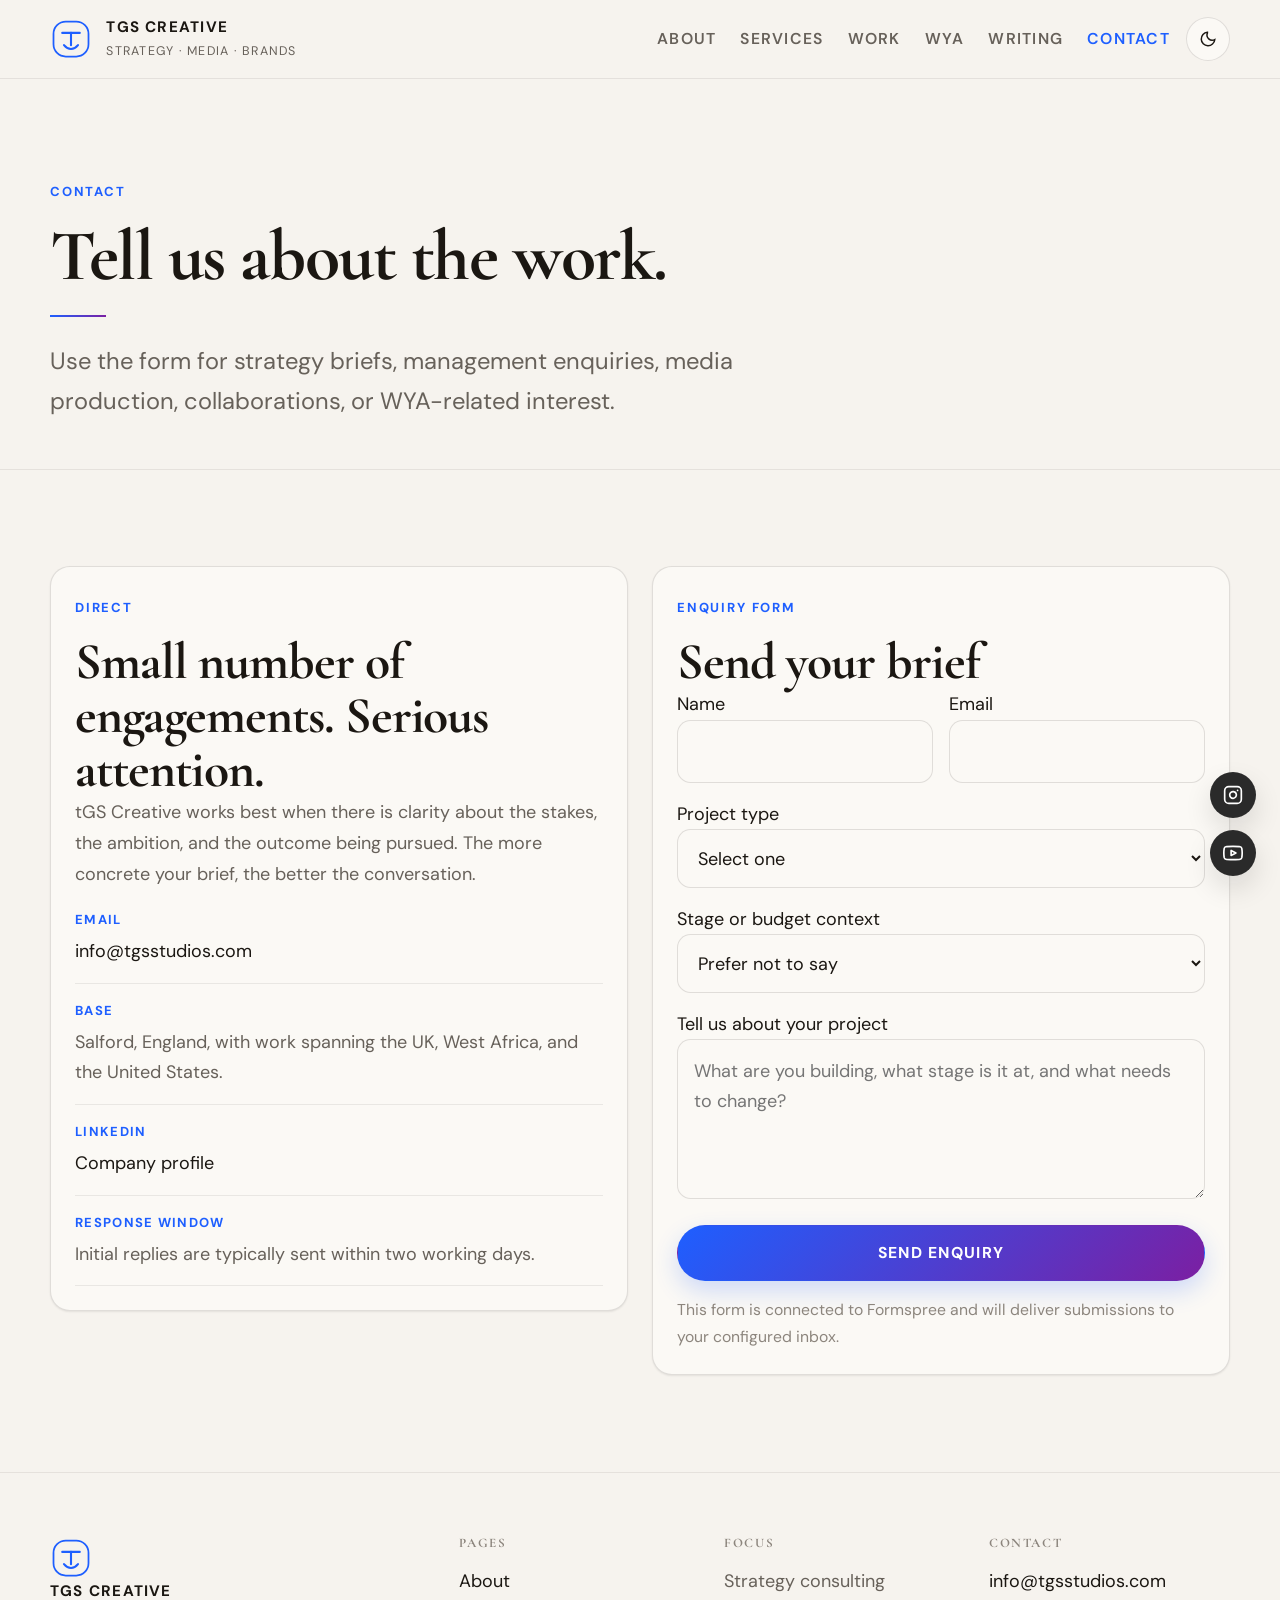
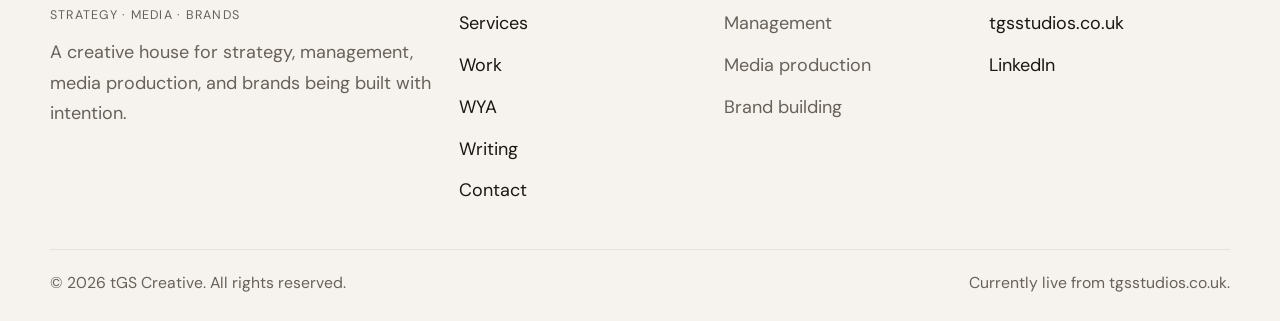
<file: contact.html>
<!DOCTYPE html>
<html lang="en">
<head>
  <meta charset="UTF-8">
  <meta name="viewport" content="width=device-width, initial-scale=1.0">
<!-- Google Analytics GA4 -->
<script async src="https://www.googletagmanager.com/gtag/js?id=G-T5VBQ62VZ2"></script>
<script>
  window.dataLayer = window.dataLayer || [];
  function gtag(){dataLayer.push(arguments);}
  gtag('js', new Date());
  gtag('config', 'G-T5VBQ62VZ2');
</script>
  <!-- Favicon -->
<link rel="icon" type="image/x-icon" href="favicon.ico">
<link rel="apple-touch-icon" sizes="180x180" href="apple-touch-icon.png">
<meta name="theme-color" content="#1E5FFF">
  
  <title>Contact | tGS Creative</title>
  <meta name="description" content="Contact tGS Creative to discuss strategy, management, media production, or WYA.">
  <link rel="preconnect" href="https://fonts.googleapis.com">
  <link rel="preconnect" href="https://fonts.gstatic.com" crossorigin>
  <link href="https://fonts.googleapis.com/css2?family=Cormorant+Garamond:wght@500;600;700&family=DM+Sans:wght@400;500;700&display=swap" rel="stylesheet">
  <link rel="stylesheet" href="style.css">
  <link rel="stylesheet" href="responsive.css">
  <script src="main.js" defer></script>
</head>
<body>
  <a class="skip-link" href="#main">Skip to content</a>
  <header class="site-header">
    <div class="container nav-shell">
      <a class="brand" href="index.html" aria-label="tGS Creative home"><svg class="brand-mark" viewBox="0 0 48 48" fill="none" aria-hidden="true"><rect x="4" y="4" width="40" height="40" rx="14" stroke="currentColor" stroke-width="2"></rect><path d="M14 17H34" stroke="currentColor" stroke-width="2.4" stroke-linecap="round"></path><path d="M24 17V31" stroke="currentColor" stroke-width="2.4" stroke-linecap="round"></path><path d="M16 31C18.5 34 21 35.5 24 35.5C27 35.5 29.5 34 32 31" stroke="currentColor" stroke-width="2.4" stroke-linecap="round"></path></svg><span class="brand-text"><strong>tGS Creative</strong><span>Strategy · Media · Brands</span></span></a>
      <div class="nav-row">
        <nav class="main-nav" data-site-nav>
          <a href="about.html">About</a>
          <a href="services.html">Services</a>
          <a href="work.html">Work</a>
          <a href="wya.html">WYA</a>
          <a href="blog.html">Writing</a>
          <a href="contact.html" aria-current="page">Contact</a>
        </nav>
        <button class="menu-toggle" type="button" aria-label="Toggle menu" aria-expanded="false" data-menu-toggle><svg width="18" height="18" viewBox="0 0 24 24" fill="none" stroke="currentColor" stroke-width="2" aria-hidden="true"><path d="M3 6h18M3 12h18M3 18h18"></path></svg></button>
        <button class="icon-btn hide-mobile" type="button" data-theme-toggle aria-label="Toggle theme"></button>
      </div>
    </div>
  </header>

  <main id="main">
    <section class="page-hero">
      <div class="container reveal">
        <span class="eyebrow">Contact</span>
        <h1>Tell us about the work.</h1>
        <div class="divider"></div>
        <p class="lead">Use the form for strategy briefs, management enquiries, media production, collaborations, or WYA-related interest.</p>
      </div>
    </section>

    <section class="section">
      <div class="container contact-grid">
        <article class="contact-card reveal">
          <span class="eyebrow">Direct</span>
          <h2>Small number of engagements. Serious attention.</h2>
          <p>tGS Creative works best when there is clarity about the stakes, the ambition, and the outcome being pursued. The more concrete your brief, the better the conversation.</p>
          <div class="contact-list">
            <div><strong>Email</strong><a href="mailto:info@tgsstudios.com">info@tgsstudios.com</a></div>
            <div><strong>Base</strong><p>Salford, England, with work spanning the UK, West Africa, and the United States.</p></div>
            <div><strong>LinkedIn</strong><a href="https://www.linkedin.com/company/118834600" target="_blank" rel="noopener noreferrer">Company profile</a></div>
            <div><strong>Response window</strong><p>Initial replies are typically sent within two working days.</p></div>
          </div>
        </article>

        <article class="contact-card reveal">
          <span class="eyebrow">Enquiry form</span>
          <h2>Send your brief</h2>
          <form class="form-grid" action="https://formspree.io/f/mykvbdzp" method="POST">
            <div class="two">
              <div>
                <label for="name">Name</label>
                <input id="name" name="name" type="text" required>
              </div>
              <div>
                <label for="email">Email</label>
                <input id="email" name="email" type="email" required>
              </div>
            </div>
            <div>
              <label for="scope">Project type</label>
              <select id="scope" name="scope" required>
                <option value="" selected disabled>Select one</option>
                <option>Strategy consulting</option>
                <option>Management</option>
                <option>Media production</option>
                <option>Content strategy</option>
                <option>WYA / brand enquiry</option>
                <option>Something else</option>
              </select>
            </div>
            <div>
              <label for="budget">Stage or budget context</label>
              <select id="budget" name="budget">
                <option>Prefer not to say</option>
                <option>Early-stage / exploratory</option>
                <option>Defined project, under £2,500</option>
                <option>Defined project, £2,500–£10,000</option>
                <option>Defined project, £10,000+</option>
                <option>Longer-term retainer conversation</option>
              </select>
            </div>
            <div>
              <label for="message">Tell us about your project</label>
              <textarea id="message" name="message" placeholder="What are you building, what stage is it at, and what needs to change?" required></textarea>
            </div>
            <input type="hidden" name="_subject" value="New tGS Creative website enquiry">
            <button class="btn btn-primary" type="submit">Send enquiry</button>
            <p class="form-note">This form is connected to Formspree and will deliver submissions to your configured inbox.</p>
          </form>
        </article>
      </div>
    </section>
  </main>

  <footer class="site-footer">
    <div class="container footer-grid"><div class="footer-col"><a class="brand" href="index.html"><svg class="brand-mark" viewBox="0 0 48 48" fill="none" aria-hidden="true"><rect x="4" y="4" width="40" height="40" rx="14" stroke="currentColor" stroke-width="2"></rect><path d="M14 17H34" stroke="currentColor" stroke-width="2.4" stroke-linecap="round"></path><path d="M24 17V31" stroke="currentColor" stroke-width="2.4" stroke-linecap="round"></path><path d="M16 31C18.5 34 21 35.5 24 35.5C27 35.5 29.5 34 32 31" stroke="currentColor" stroke-width="2.4" stroke-linecap="round"></path></svg><span class="brand-text"><strong>tGS Creative</strong><span>Strategy · Media · Brands</span></span></a><p>A creative house for strategy, management, media production, and brands being built with intention.</p></div><div class="footer-col"><h4>Pages</h4><a href="about.html">About</a><a href="services.html">Services</a><a href="work.html">Work</a><a href="wya.html">WYA</a><a href="blog.html">Writing</a><a href="contact.html">Contact</a></div><div class="footer-col"><h4>Focus</h4><p>Strategy consulting</p><p>Management</p><p>Media production</p><p>Brand building</p></div><div class="footer-col"><h4>Contact</h4><a href="mailto:info@tgsstudios.com">info@tgsstudios.com</a><a href="https://tgsstudios.co.uk" target="_blank" rel="noopener noreferrer">tgsstudios.co.uk</a><a href="https://www.linkedin.com/company/118834600" target="_blank" rel="noopener noreferrer">LinkedIn</a></div></div>
    <div class="container footer-base"><p>&copy; <span data-year></span> tGS Creative. All rights reserved.</p><p>Currently live from tgsstudios.co.uk.</p></div>
  </footer>
    <!-- Social float buttons -->
  <div class="social-float" aria-label="Social links">
    <a href="https://www.instagram.com/tgscr8iv?igsh=Z3hpamx1M292dTJ0&utm_source=qr" target="_blank" rel="noopener noreferrer" class="instagram" aria-label="tGS Creative on Instagram">
      <svg width="20" height="20" viewBox="0 0 24 24" fill="none" stroke="currentColor" stroke-width="2" stroke-linecap="round" stroke-linejoin="round" aria-hidden="true"><rect x="2" y="2" width="20" height="20" rx="5" ry="5"/><path d="M16 11.37A4 4 0 1 1 12.63 8 4 4 0 0 1 16 11.37z"/><line x1="17.5" y1="6.5" x2="17.51" y2="6.5"/></svg>
    </a>
    <a href="https://www.youtube.com/@R3G4L3" target="_blank" rel="noopener noreferrer" class="youtube" aria-label="tGS Creative on YouTube">
      <svg width="20" height="20" viewBox="0 0 24 24" fill="none" stroke="currentColor" stroke-width="2" stroke-linecap="round" stroke-linejoin="round" aria-hidden="true"><path d="M22.54 6.42a2.78 2.78 0 0 0-1.95-1.96C18.88 4 12 4 12 4s-6.88 0-8.59.46A2.78 2.78 0 0 0 1.46 6.42 29 29 0 0 0 1 12a29 29 0 0 0 .46 5.58 2.78 2.78 0 0 0 1.95 1.95C5.12 20 12 20 12 20s6.88 0 8.59-.47a2.78 2.78 0 0 0 1.95-1.95A29 29 0 0 0 23 12a29 29 0 0 0-.46-5.58z"/><polygon points="9.75 15.02 15.5 12 9.75 8.98 9.75 15.02"/></svg>
    </a>
  </div>
</body>
</html>
</file>
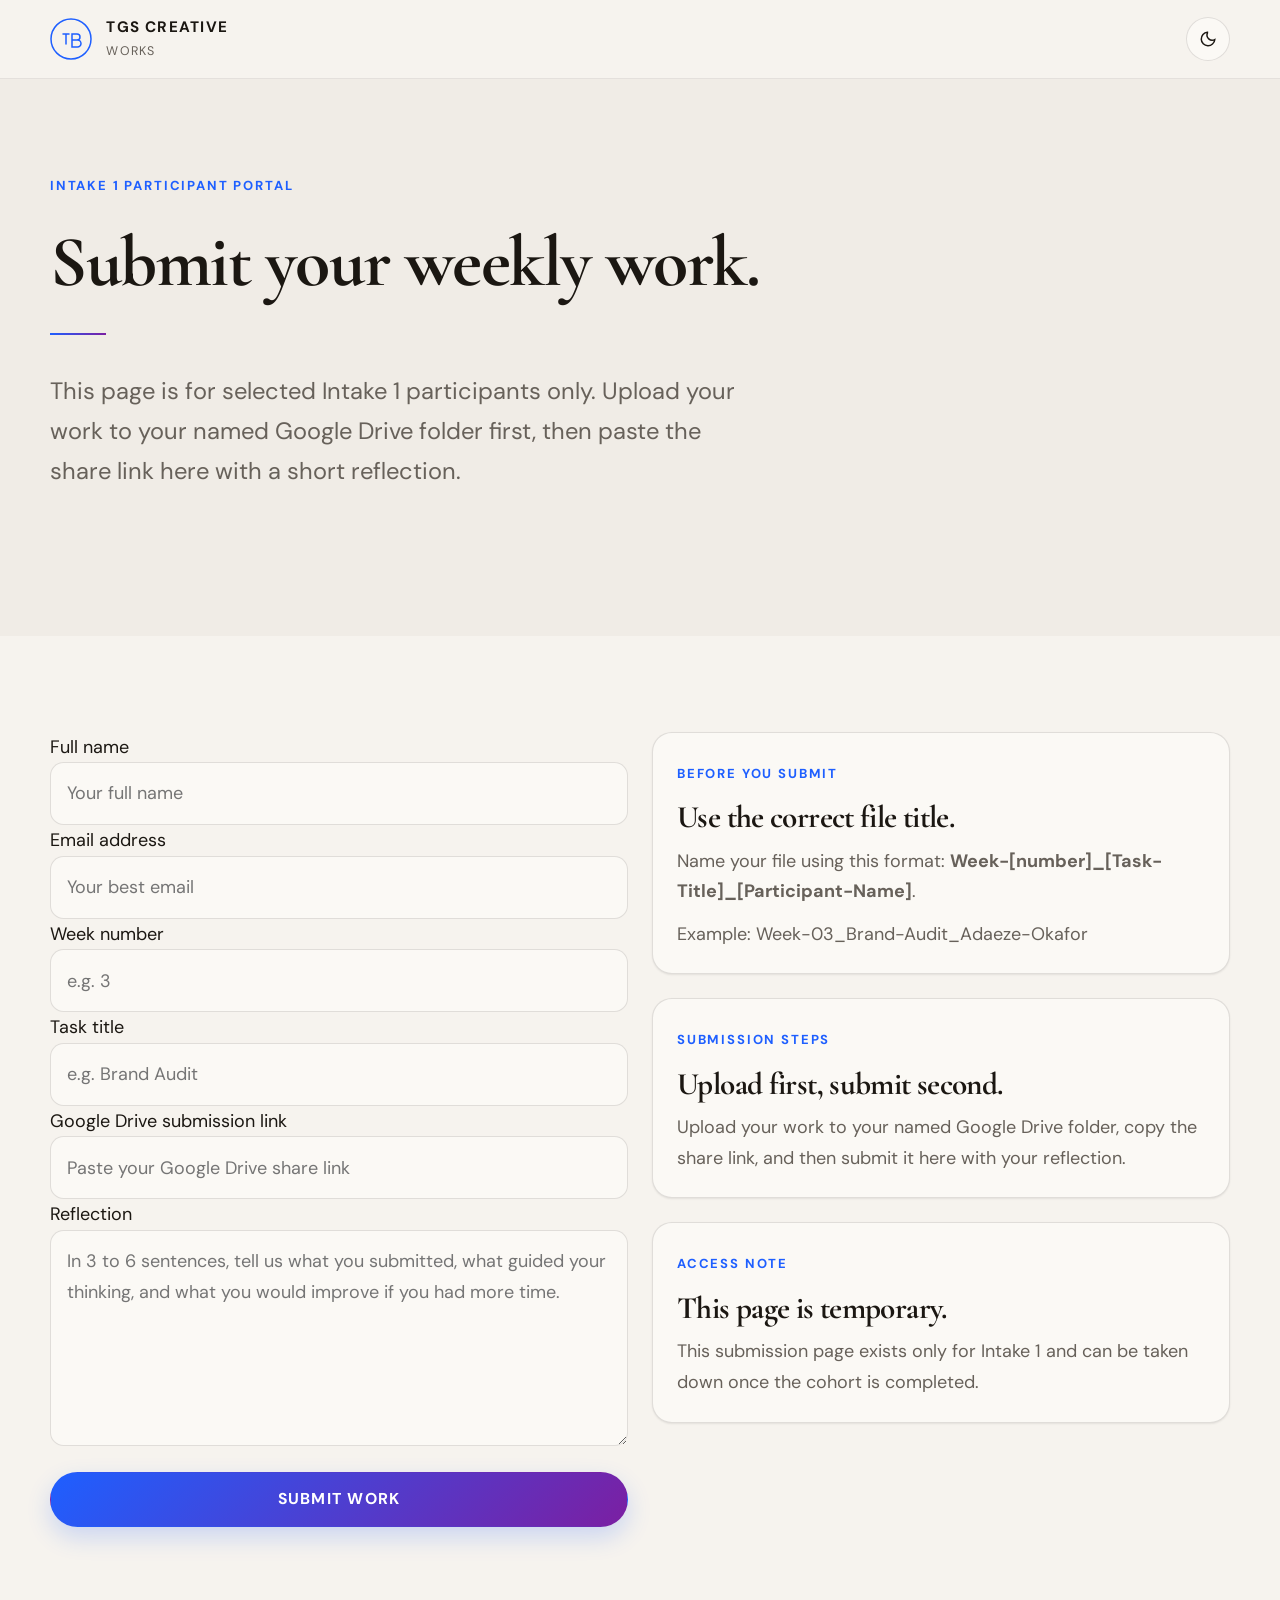
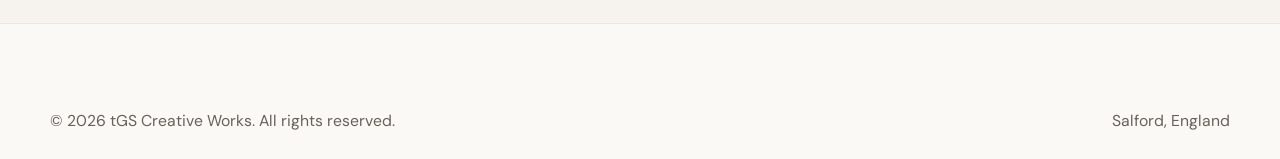
<file: participant-submission.html>
<!DOCTYPE html>
<html lang="en" data-theme="light">
<head>
  <meta charset="UTF-8">
  <meta name="viewport" content="width=device-width, initial-scale=1.0">
  <title>Intake 1 Submission Portal | tGS Creative Works</title>
  <meta name="description" content="Participant-only weekly submission page for the MPS Beauty Marketing Cohort Intake 1.">
  <link rel="preconnect" href="https://fonts.googleapis.com">
  <link rel="preconnect" href="https://fonts.gstatic.com" crossorigin>
  <link href="https://fonts.googleapis.com/css2?family=Cormorant+Garamond:ital,wght@0,400;0,600;1,400&family=DM+Sans:wght@400;500;700&display=swap" rel="stylesheet">
  <link rel="stylesheet" href="style.css">
  <link rel="stylesheet" href="responsive.css">
</head>
<body>
  <a class="skip-link" href="#main">Skip to main content</a>
  <header class="site-header">
    <div class="container">
      <div class="nav-shell">
        <a class="brand" href="index.html" aria-label="tGS Creative Works home">
          <svg class="brand-mark" viewBox="0 0 42 42" fill="none" aria-hidden="true">
            <circle cx="21" cy="21" r="20" stroke="currentColor" stroke-width="1.5"/>
            <path d="M13 16h6M16 16v10M22 16h5a3 3 0 010 6h-5v-6zM22 22h5.5a3.5 3.5 0 010 7H22v-7z" stroke="currentColor" stroke-width="1.5" stroke-linecap="round"/>
          </svg>
          <div class="brand-text"><strong>tGS Creative</strong><span>Works</span></div>
        </a>
        <div class="nav-row">
          <button class="icon-btn" data-theme-toggle aria-label="Toggle dark mode">
            <svg width="18" height="18" viewBox="0 0 24 24" fill="none" stroke="currentColor" stroke-width="2"><circle cx="12" cy="12" r="5"/><path d="M12 1v2M12 21v2M4.22 4.22l1.42 1.42M18.36 18.36l1.42 1.42M1 12h2M21 12h2M4.22 19.78l1.42-1.42M18.36 5.64l1.42-1.42"/></svg>
          </button>
        </div>
      </div>
    </div>
  </header>
  <main id="main">
    <section class="section surface-alt">
      <div class="container">
        <div class="section-head reveal">
          <span class="eyebrow">Intake 1 Participant Portal</span>
          <h1>Submit your weekly work.</h1>
          <div class="divider"></div>
          <p class="lead">This page is for selected Intake 1 participants only. Upload your work to your named Google Drive folder first, then paste the share link here with a short reflection.</p>
        </div>
      </div>
    </section>
    <section class="section">
      <div class="container">
        <div class="work-grid reveal">
          <div>
            <form action="#" method="POST" class="contact-form" novalidate>
              <div class="form-group">
                <label for="participant-name">Full name</label>
                <input type="text" id="participant-name" name="participant_name" required placeholder="Your full name">
              </div>
              <div class="form-group">
                <label for="participant-email">Email address</label>
                <input type="email" id="participant-email" name="participant_email" required placeholder="Your best email">
              </div>
              <div class="form-group">
                <label for="week-number">Week number</label>
                <input type="number" id="week-number" name="week_number" min="1" required placeholder="e.g. 3">
              </div>
              <div class="form-group">
                <label for="task-title">Task title</label>
                <input type="text" id="task-title" name="task_title" required placeholder="e.g. Brand Audit">
              </div>
              <div class="form-group">
                <label for="submission-link">Google Drive submission link</label>
                <input type="url" id="submission-link" name="submission_link" required placeholder="Paste your Google Drive share link">
              </div>
              <div class="form-group">
                <label for="reflection">Reflection</label>
                <textarea id="reflection" name="reflection" rows="6" required placeholder="In 3 to 6 sentences, tell us what you submitted, what guided your thinking, and what you would improve if you had more time."></textarea>
              </div>
              <button type="submit" class="btn btn-primary" style="width:100%; margin-top: var(--space-4);">Submit work</button>
            </form>
          </div>
          <div>
            <div class="panel" style="margin-bottom: var(--space-6);">
              <span class="eyebrow">Before you submit</span>
              <h3>Use the correct file title.</h3>
              <p>Name your file using this format: <strong>Week-[number]_[Task-Title]_[Participant-Name]</strong>.</p>
              <p>Example: Week-03_Brand-Audit_Adaeze-Okafor</p>
            </div>
            <div class="panel" style="margin-bottom: var(--space-6);">
              <span class="eyebrow">Submission steps</span>
              <h3>Upload first, submit second.</h3>
              <p>Upload your work to your named Google Drive folder, copy the share link, and then submit it here with your reflection.</p>
            </div>
            <div class="panel">
              <span class="eyebrow">Access note</span>
              <h3>This page is temporary.</h3>
              <p>This submission page exists only for Intake 1 and can be taken down once the cohort is completed.</p>
            </div>
          </div>
        </div>
      </div>
    </section>
  </main>
  <footer class="site-footer surface">
    <div class="container">
      <div class="footer-base">
        <p>&#169; <span data-year></span> tGS Creative Works. All rights reserved.</p>
        <p>Salford, England</p>
      </div>
    </div>
  </footer>
  <script src="business-data.js" defer></script>
</body>
</html>
</file>
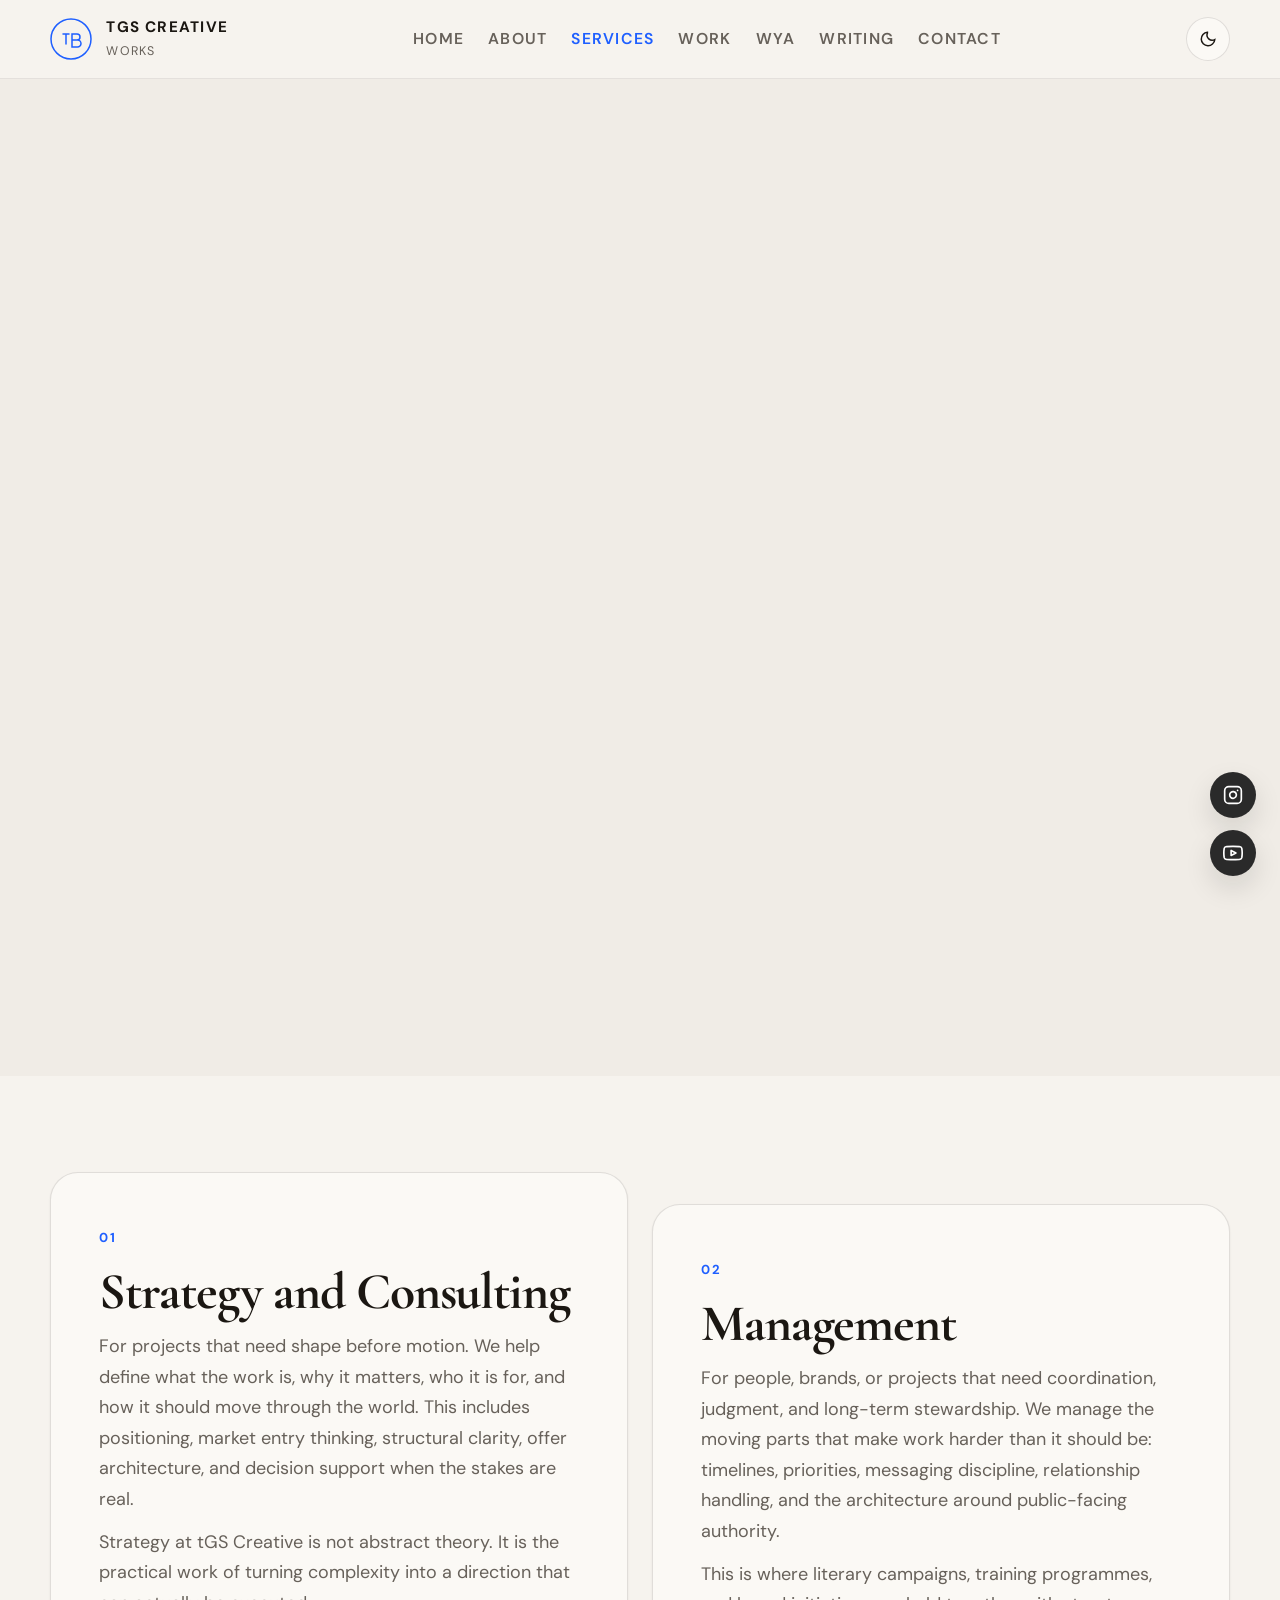
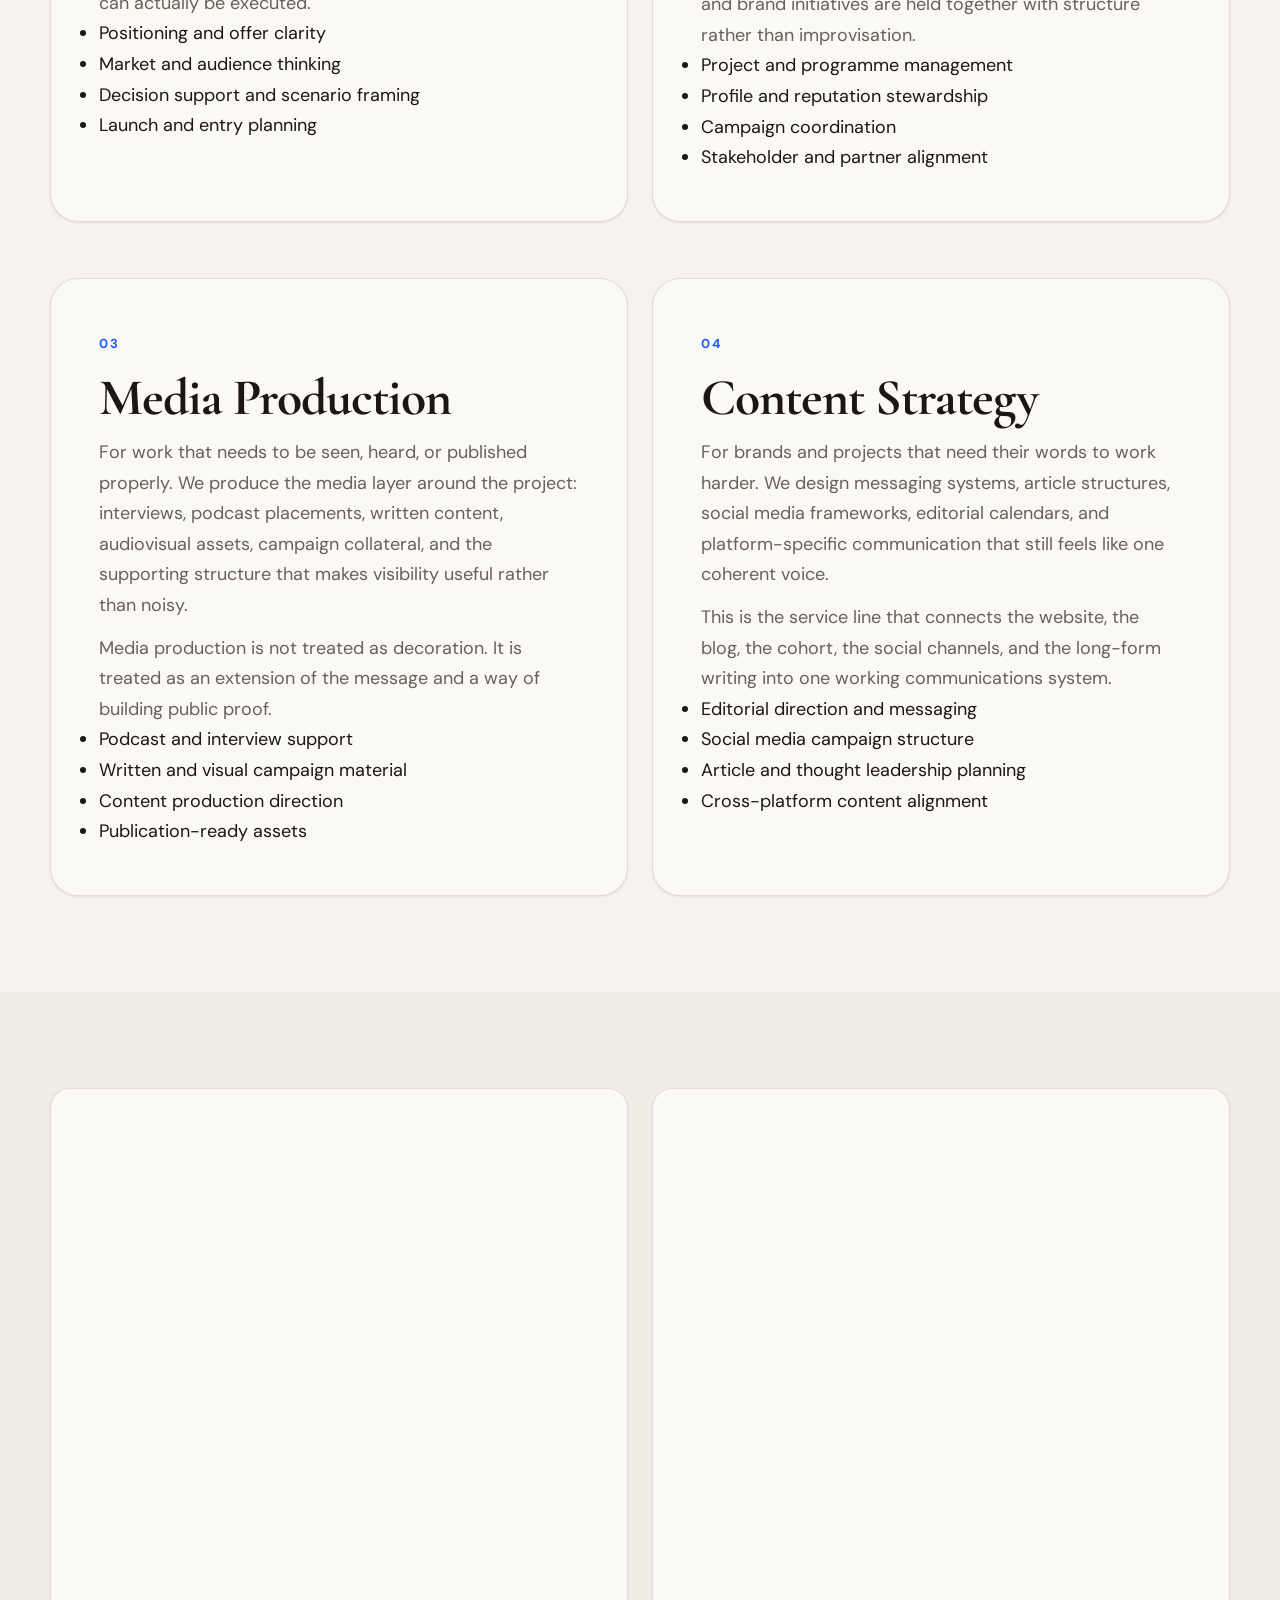
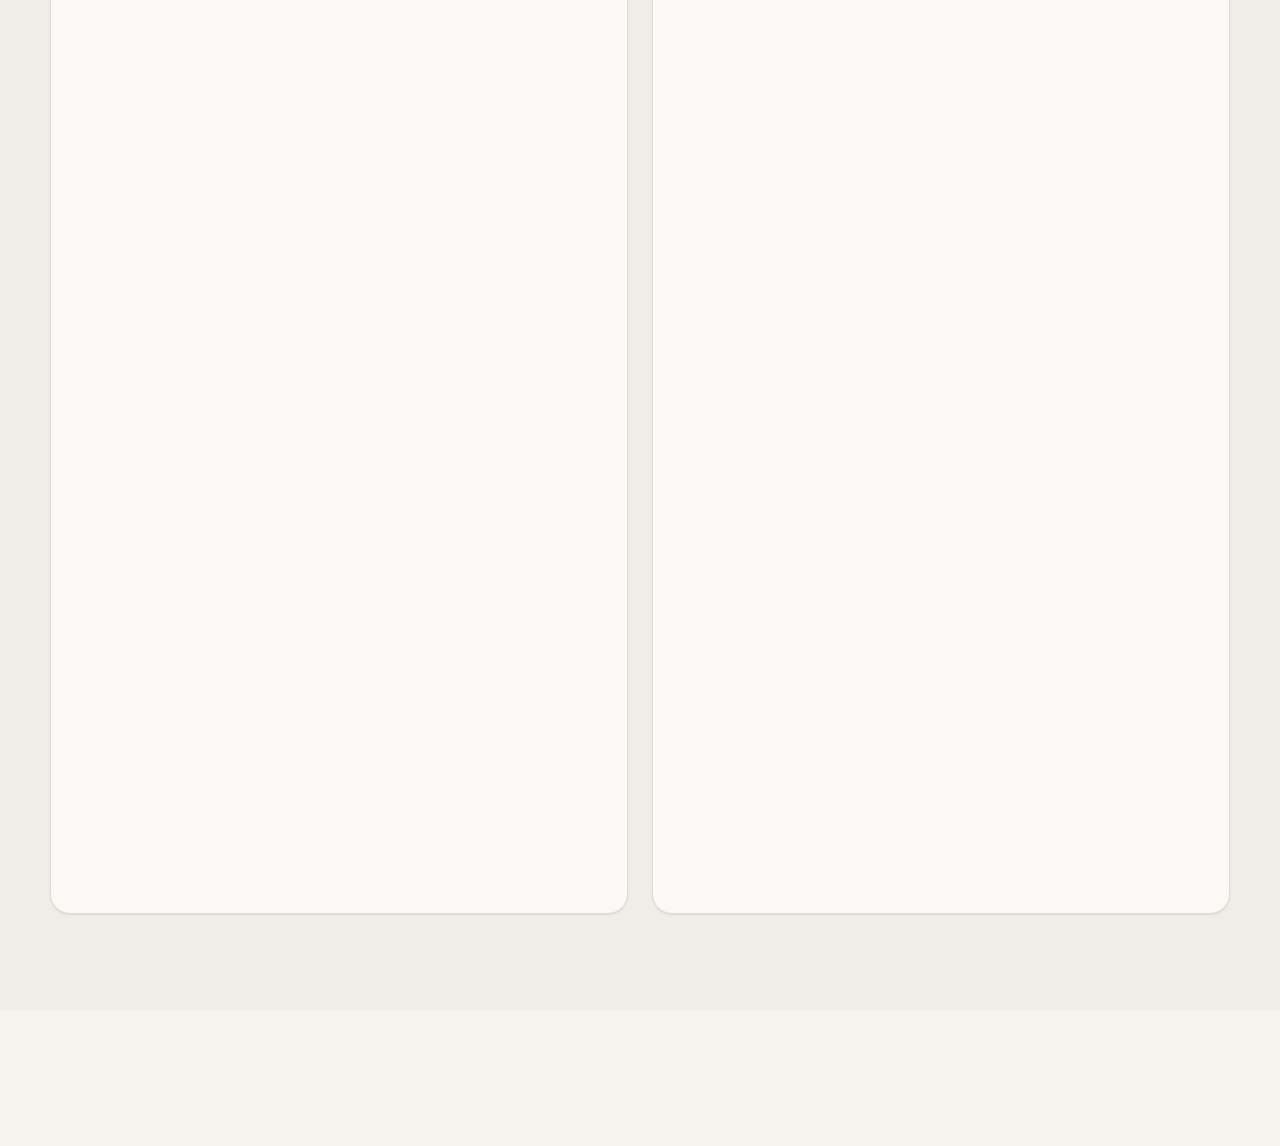
<file: services.html>
<!DOCTYPE html>
<html lang="en" data-theme="light">
<head>
  <meta charset="UTF-8">
  <meta name="viewport" content="width=device-width, initial-scale=1.0">
<!-- Google Analytics GA4 -->
<script async src="https://www.googletagmanager.com/gtag/js?id=G-T5VBQ62VZ2"></script>
<script>
  window.dataLayer = window.dataLayer || [];
  function gtag(){dataLayer.push(arguments);}
  gtag('js', new Date());
  gtag('config', 'G-T5VBQ62VZ2');
</script>
  <!-- Favicon -->
<link rel="icon" type="image/x-icon" href="favicon.ico">
<link rel="apple-touch-icon" sizes="180x180" href="apple-touch-icon.png">
<meta name="theme-color" content="#1E5FFF">
  
  <title>Services — tGS Creative Works</title>
  <meta name="description" content="tGS Creative services: strategy, management, media production, and content strategy for serious work that needs structure and reach.">
  <link rel="preconnect" href="https://fonts.googleapis.com">
  <link rel="preconnect" href="https://fonts.gstatic.com" crossorigin>
  <link href="https://fonts.googleapis.com/css2?family=Cormorant+Garamond:ital,wght@0,400;0,600;1,400&family=DM+Sans:wght@400;500;700&display=swap" rel="stylesheet">
  <link rel="stylesheet" href="style.css">
  <link rel="stylesheet" href="responsive.css">
</head>
<body>

  <a class="skip-link" href="#main">Skip to main content</a>

  <header class="site-header">
    <div class="container">
      <div class="nav-shell">
        <a class="brand" href="index.html" aria-label="tGS Creative Works home">
          <svg class="brand-mark" viewBox="0 0 42 42" fill="none" aria-hidden="true">
            <circle cx="21" cy="21" r="20" stroke="currentColor" stroke-width="1.5"/>
            <path d="M13 16h6M16 16v10M22 16h5a3 3 0 010 6h-5v-6zM22 22h5.5a3.5 3.5 0 010 7H22v-7z" stroke="currentColor" stroke-width="1.5" stroke-linecap="round"/>
          </svg>
          <div class="brand-text">
            <strong>tGS Creative</strong>
            <span>Works</span>
          </div>
        </a>
        <nav class="main-nav" data-site-nav aria-label="Primary navigation">
          <a href="index.html">Home</a>
          <a href="about.html">About</a>
          <a href="services.html" aria-current="page">Services</a>
          <a href="work.html">Work</a>
          <a href="wya.html">WYA</a>
          <a href="blog.html">Writing</a>
          <a href="contact.html">Contact</a>
        </nav>
        <div class="nav-row">
          <button class="icon-btn" data-theme-toggle aria-label="Toggle dark mode">
            <svg width="18" height="18" viewBox="0 0 24 24" fill="none" stroke="currentColor" stroke-width="2"><circle cx="12" cy="12" r="5"/><path d="M12 1v2M12 21v2M4.22 4.22l1.42 1.42M18.36 18.36l1.42 1.42M1 12h2M21 12h2M4.22 19.78l1.42-1.42M18.36 5.64l1.42-1.42"/></svg>
          </button>
          <button class="menu-toggle" data-menu-toggle aria-expanded="false" aria-label="Open menu">
            <svg width="20" height="20" viewBox="0 0 24 24" fill="none" stroke="currentColor" stroke-width="2"><line x1="3" y1="6" x2="21" y2="6"/><line x1="3" y1="12" x2="21" y2="12"/><line x1="3" y1="18" x2="21" y2="18"/></svg>
          </button>
        </div>
      </div>
    </div>
  </header>

  <main id="main">

    <section class="section surface-alt">
      <div class="container">
        <div class="section-head reveal">
          <span class="eyebrow">Services</span>
          <h1>What tGS Creative actually does</h1>
          <div class="divider"></div>
          <p class="lead">We help serious work move with structure, clarity, and reach. The service lines below are the operating areas we use to build, position, and deliver that work.</p>
        </div>
      </div>
    </section>

    <section class="section">
      <div class="container">
        <div class="cards-2 reveal">

          <article class="service-block panel">
            <span class="eyebrow">01</span>
            <h2>Strategy and Consulting</h2>
            <p>For projects that need shape before motion. We help define what the work is, why it matters, who it is for, and how it should move through the world. This includes positioning, market entry thinking, structural clarity, offer architecture, and decision support when the stakes are real.</p>
            <p>Strategy at tGS Creative is not abstract theory. It is the practical work of turning complexity into a direction that can actually be executed.</p>
            <ul class="service-list">
              <li>Positioning and offer clarity</li>
              <li>Market and audience thinking</li>
              <li>Decision support and scenario framing</li>
              <li>Launch and entry planning</li>
            </ul>
          </article>

          <article class="service-block panel">
            <span class="eyebrow">02</span>
            <h2>Management</h2>
            <p>For people, brands, or projects that need coordination, judgment, and long-term stewardship. We manage the moving parts that make work harder than it should be: timelines, priorities, messaging discipline, relationship handling, and the architecture around public-facing authority.</p>
            <p>This is where literary campaigns, training programmes, and brand initiatives are held together with structure rather than improvisation.</p>
            <ul class="service-list">
              <li>Project and programme management</li>
              <li>Profile and reputation stewardship</li>
              <li>Campaign coordination</li>
              <li>Stakeholder and partner alignment</li>
            </ul>
          </article>

          <article class="service-block panel">
            <span class="eyebrow">03</span>
            <h2>Media Production</h2>
            <p>For work that needs to be seen, heard, or published properly. We produce the media layer around the project: interviews, podcast placements, written content, audiovisual assets, campaign collateral, and the supporting structure that makes visibility useful rather than noisy.</p>
            <p>Media production is not treated as decoration. It is treated as an extension of the message and a way of building public proof.</p>
            <ul class="service-list">
              <li>Podcast and interview support</li>
              <li>Written and visual campaign material</li>
              <li>Content production direction</li>
              <li>Publication-ready assets</li>
            </ul>
          </article>

          <article class="service-block panel">
            <span class="eyebrow">04</span>
            <h2>Content Strategy</h2>
            <p>For brands and projects that need their words to work harder. We design messaging systems, article structures, social media frameworks, editorial calendars, and platform-specific communication that still feels like one coherent voice.</p>
            <p>This is the service line that connects the website, the blog, the cohort, the social channels, and the long-form writing into one working communications system.</p>
            <ul class="service-list">
              <li>Editorial direction and messaging</li>
              <li>Social media campaign structure</li>
              <li>Article and thought leadership planning</li>
              <li>Cross-platform content alignment</li>
            </ul>
          </article>

        </div>
      </div>
    </section>

    <section class="section surface-alt">
      <div class="container">
        <div class="work-grid reveal">
          <div class="case-panel">
            <span class="eyebrow">How We Work</span>
            <h2>A simple structure, built for serious work.</h2>
            <p>Most engagements move through four stages. First, we get the context right: what the work is, what the goal is, and what constraints matter. Second, we define the structure: the message, the audience, the offer, the channels, and the sequencing. Third, we execute: writing, coordination, production, or management, depending on the brief. Fourth, we review and refine so the work improves rather than just gets completed.</p>
            <p>The point is to give you something that can be used, not just admired.</p>
          </div>
          <div class="case-panel">
            <span class="eyebrow">Who This Is For</span>
            <h2>People with substance who need structure.</h2>
            <p>tGS Creative works best with authors, founders, project leads, educators, creatives, and brands that already have real work behind them but need sharper positioning, better structure, or stronger public presence. We are especially useful when the project crosses categories: strategy plus media, management plus content, or narrative plus commercial execution.</p>
            <p>If the work is serious, the infrastructure should be serious too.</p>
          </div>
        </div>
      </div>
    </section>

    <section class="section">
      <div class="container">
        <div class="section-head reveal">
          <span class="eyebrow">Proof in Practice</span>
          <h2>These services are already in use</h2>
        </div>
        <div class="cards-3 reveal">
          <article class="post-card">
            <span class="eyebrow">Literary Campaign</span>
            <h3>Author representation and media infrastructure</h3>
            <p>The Adebisi project brought strategy, management, media production, and content architecture into one live campaign.</p>
            <a href="work.html#adebisi" class="card-link">See the case study ›</a>
          </article>
          <article class="post-card">
            <span class="eyebrow">Training Programme</span>
            <h3>tGS Creative Marketing Cohort</h3>
            <p>The cohort demonstrates how we build and manage market-facing programmes around a real product and a real training objective.</p>
            <a href="work.html#mps-cohort" class="card-link">See the case study ›</a>
          </article>
          <article class="post-card">
            <span class="eyebrow">Writing</span>
            <h3>Editorial and thought leadership</h3>
            <p>Long-form writing, article planning, and the logic that connects a point of view to a public audience.</p>
            <a href="blog.html" class="card-link">Read the writing ›</a>
          </article>
        </div>
      </div>
    </section>

    <section class="section surface-alt">
      <div class="container">
        <div class="reveal" style="display:flex; justify-content:space-between; align-items:center; gap:var(--space-8); flex-wrap:wrap; padding: var(--space-6) 0;">
          <div>
            <h2 style="font-size: var(--text-xl); margin-bottom: var(--space-3);">Need one of these lines done properly?</h2>
            <p>Tell us what the work is, and we will tell you what structure it needs.</p>
          </div>
          <a href="contact.html" class="btn btn-primary">Start the conversation</a>
        </div>
      </div>
    </section>

  </main>

  <footer class="site-footer surface">
    <div class="container">
      <div class="footer-grid">
        <div class="footer-col">
          <strong style="display:block; margin-bottom:var(--space-3); font-size:0.95rem; letter-spacing:0.08em; text-transform:uppercase;">tGS Creative Works</strong>
          <p style="font-size:var(--text-sm);">Strategy, management, media production, and brand architecture for expertise that deserves reach.</p>
        </div>
        <div class="footer-col">
          <strong style="display:block; margin-bottom:var(--space-3); font-size:var(--text-sm); text-transform:uppercase; letter-spacing:0.08em;">Navigate</strong>
          <a href="about.html">About</a>
          <a href="services.html">Services</a>
          <a href="work.html">Work</a>
          <a href="wya.html">WYA</a>
          <a href="blog.html">Writing</a>
        </div>
        <div class="footer-col">
          <strong style="display:block; margin-bottom:var(--space-3); font-size:var(--text-sm); text-transform:uppercase; letter-spacing:0.08em;">Contact</strong>
          <a href="mailto:info@tgsstudios.com">info@tgsstudios.com</a>
          <a href="contact.html">Send an enquiry</a>
        </div>
        <div class="footer-col">
          <strong style="display:block; margin-bottom:var(--space-3); font-size:var(--text-sm); text-transform:uppercase; letter-spacing:0.08em;">Brands</strong>
          <a href="wya.html">WYA: Wear Your Ambition</a>
          <a href="https://www.linkedin.com/company/118834600" target="_blank" rel="noopener noreferrer">LinkedIn</a>
        </div>
      </div>
      <div class="footer-base">
        <p>&#169; <span data-year></span> tGS Creative Works. All rights reserved.</p>
        <p>Salford, England</p>
      </div>
    </div>
  </footer>

  <script src="business-data.js" defer></script>
    <!-- Social float buttons -->
  <div class="social-float" aria-label="Social links">
    <a href="https://www.instagram.com/tgscr8iv?igsh=Z3hpamx1M292dTJ0&utm_source=qr" target="_blank" rel="noopener noreferrer" class="instagram" aria-label="tGS Creative on Instagram">
      <svg width="20" height="20" viewBox="0 0 24 24" fill="none" stroke="currentColor" stroke-width="2" stroke-linecap="round" stroke-linejoin="round" aria-hidden="true"><rect x="2" y="2" width="20" height="20" rx="5" ry="5"/><path d="M16 11.37A4 4 0 1 1 12.63 8 4 4 0 0 1 16 11.37z"/><line x1="17.5" y1="6.5" x2="17.51" y2="6.5"/></svg>
    </a>
    <a href="https://www.youtube.com/@R3G4L3" target="_blank" rel="noopener noreferrer" class="youtube" aria-label="tGS Creative on YouTube">
      <svg width="20" height="20" viewBox="0 0 24 24" fill="none" stroke="currentColor" stroke-width="2" stroke-linecap="round" stroke-linejoin="round" aria-hidden="true"><path d="M22.54 6.42a2.78 2.78 0 0 0-1.95-1.96C18.88 4 12 4 12 4s-6.88 0-8.59.46A2.78 2.78 0 0 0 1.46 6.42 29 29 0 0 0 1 12a29 29 0 0 0 .46 5.58 2.78 2.78 0 0 0 1.95 1.95C5.12 20 12 20 12 20s6.88 0 8.59-.47a2.78 2.78 0 0 0 1.95-1.95A29 29 0 0 0 23 12a29 29 0 0 0-.46-5.58z"/><polygon points="9.75 15.02 15.5 12 9.75 8.98 9.75 15.02"/></svg>
    </a>
  </div>
</body>
</html>
</file>
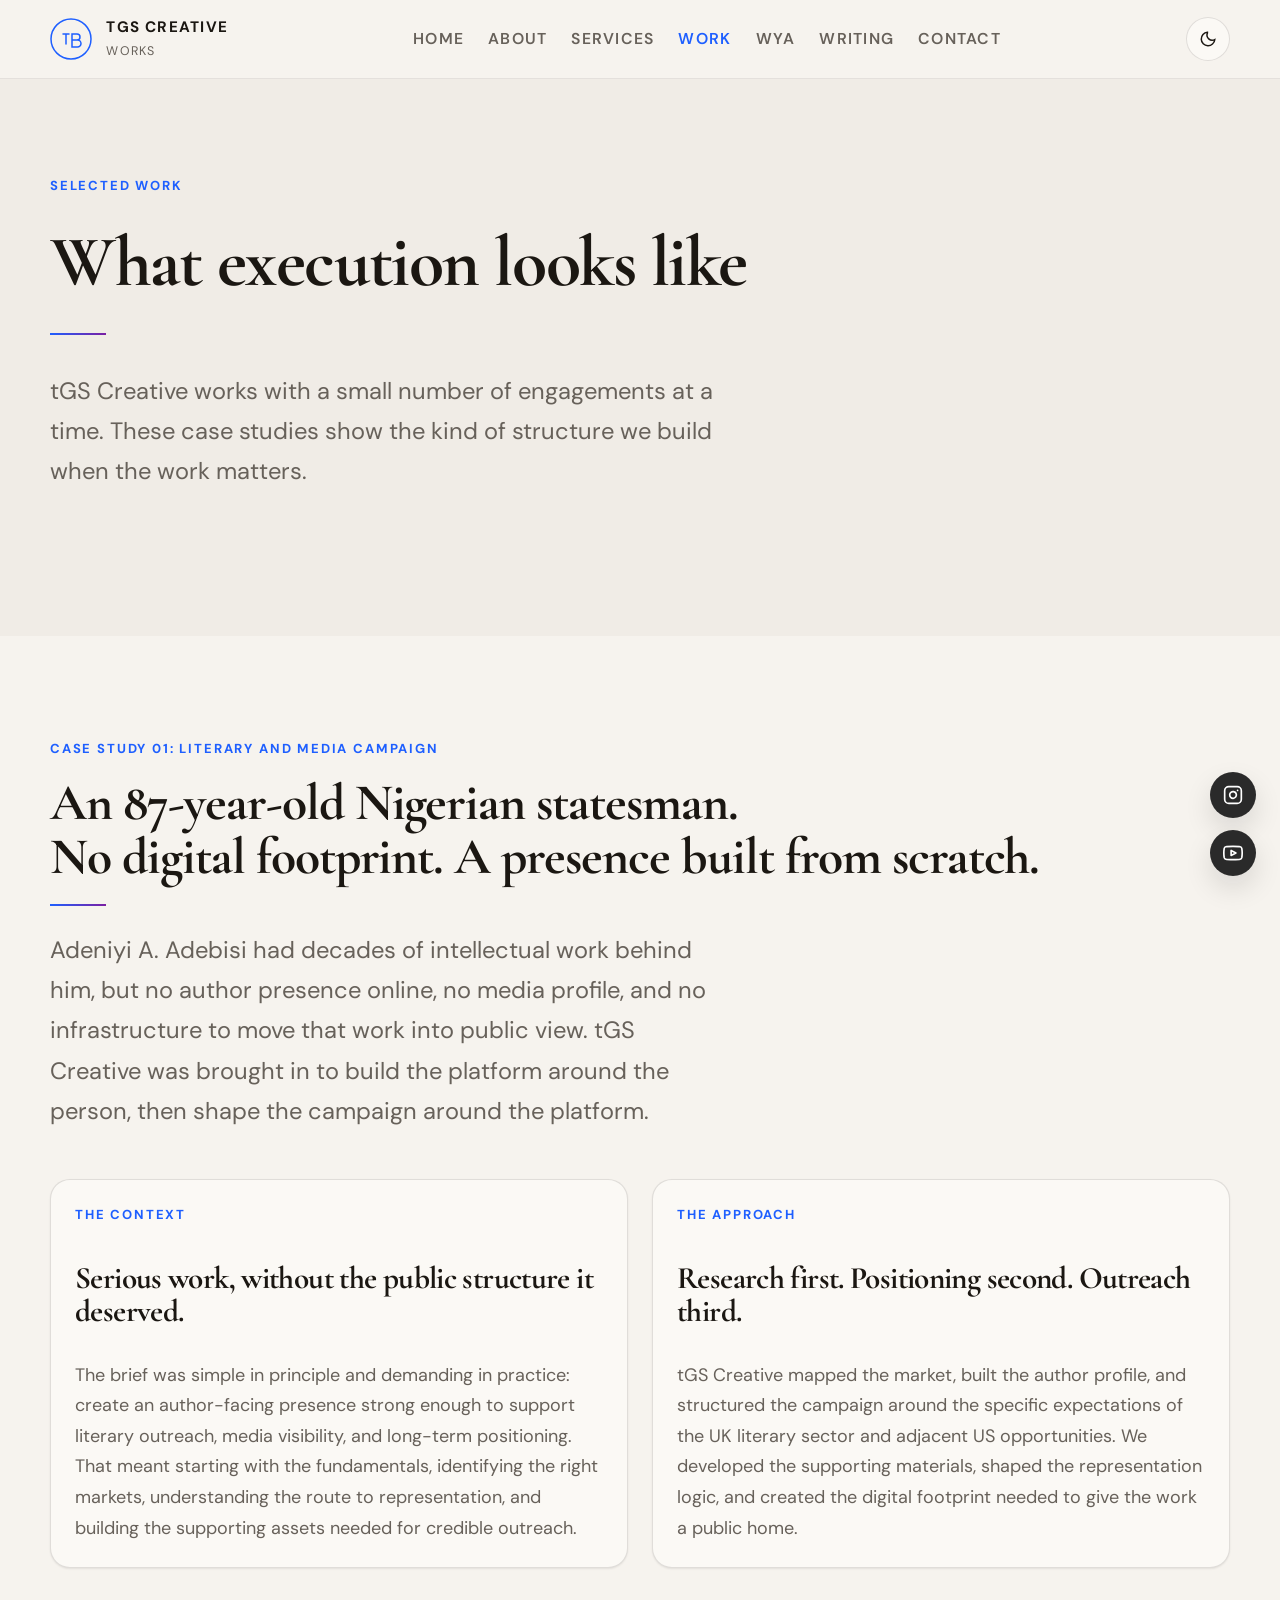
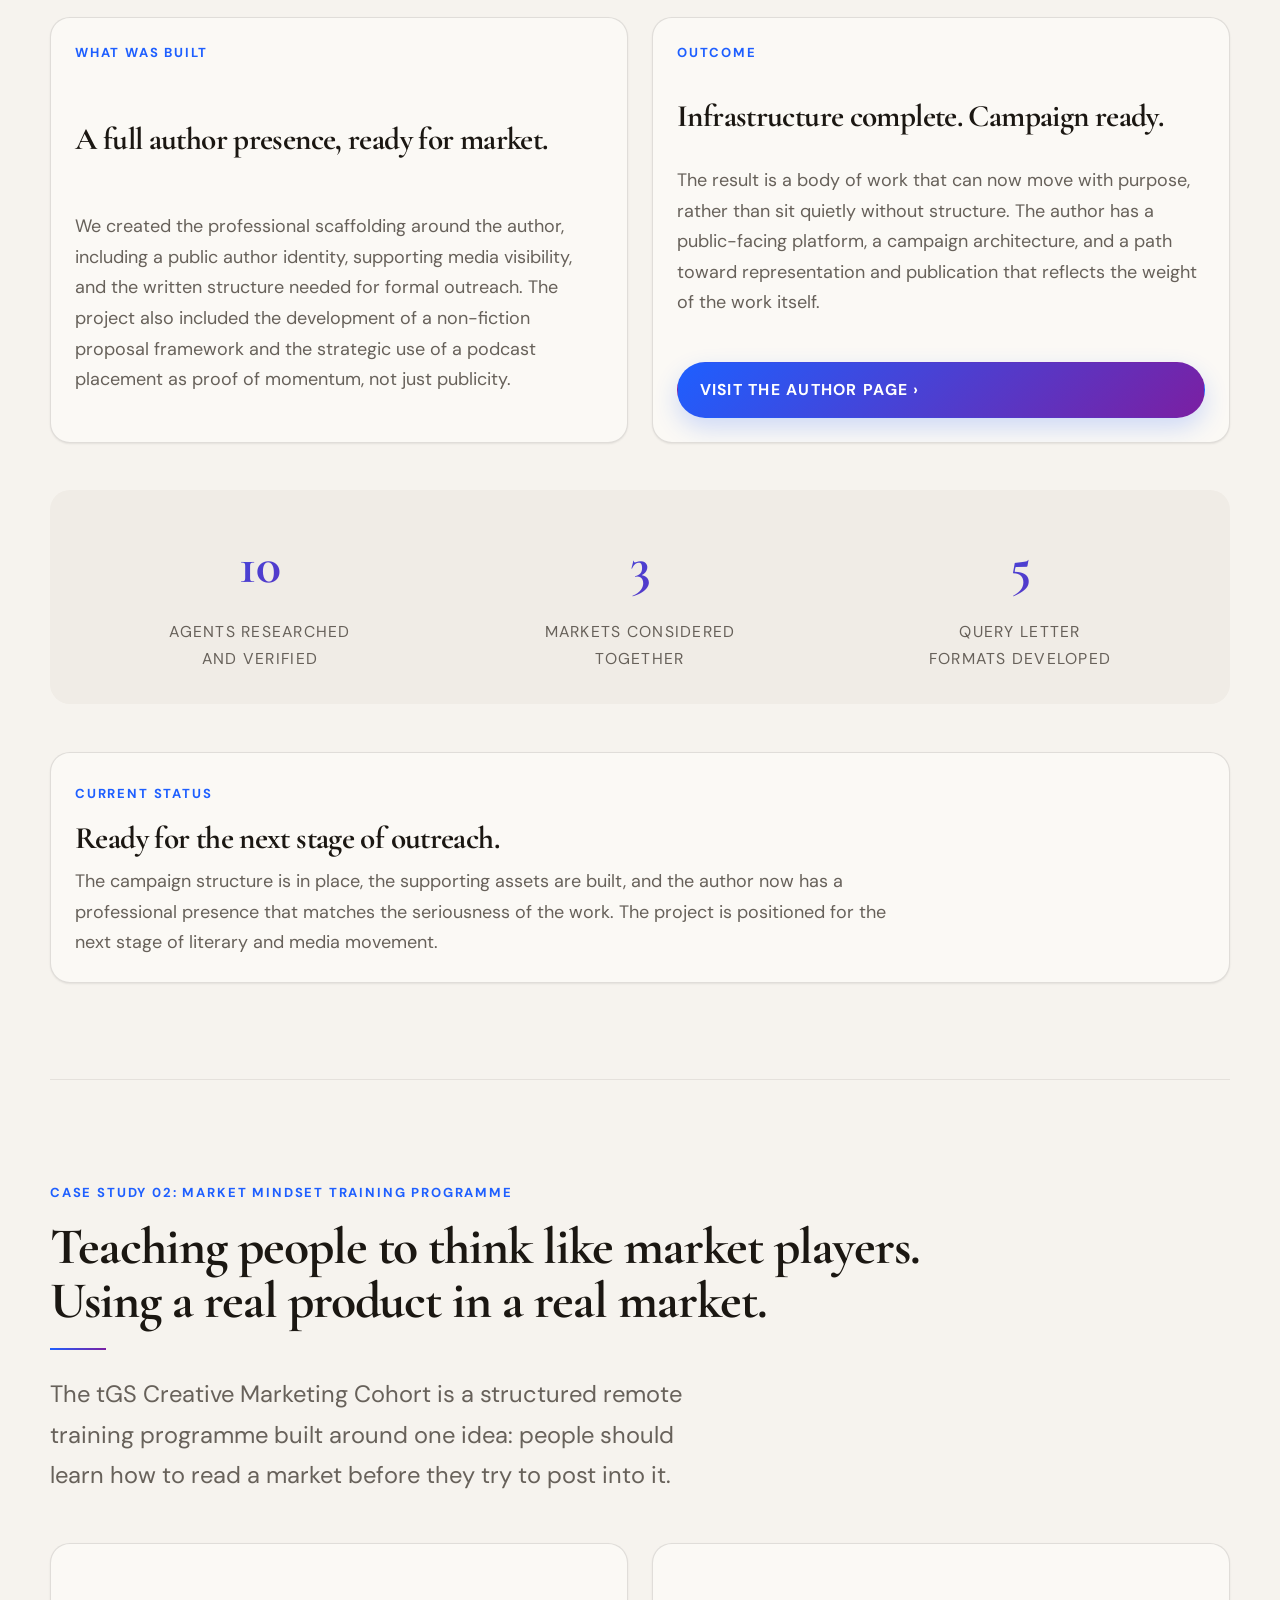
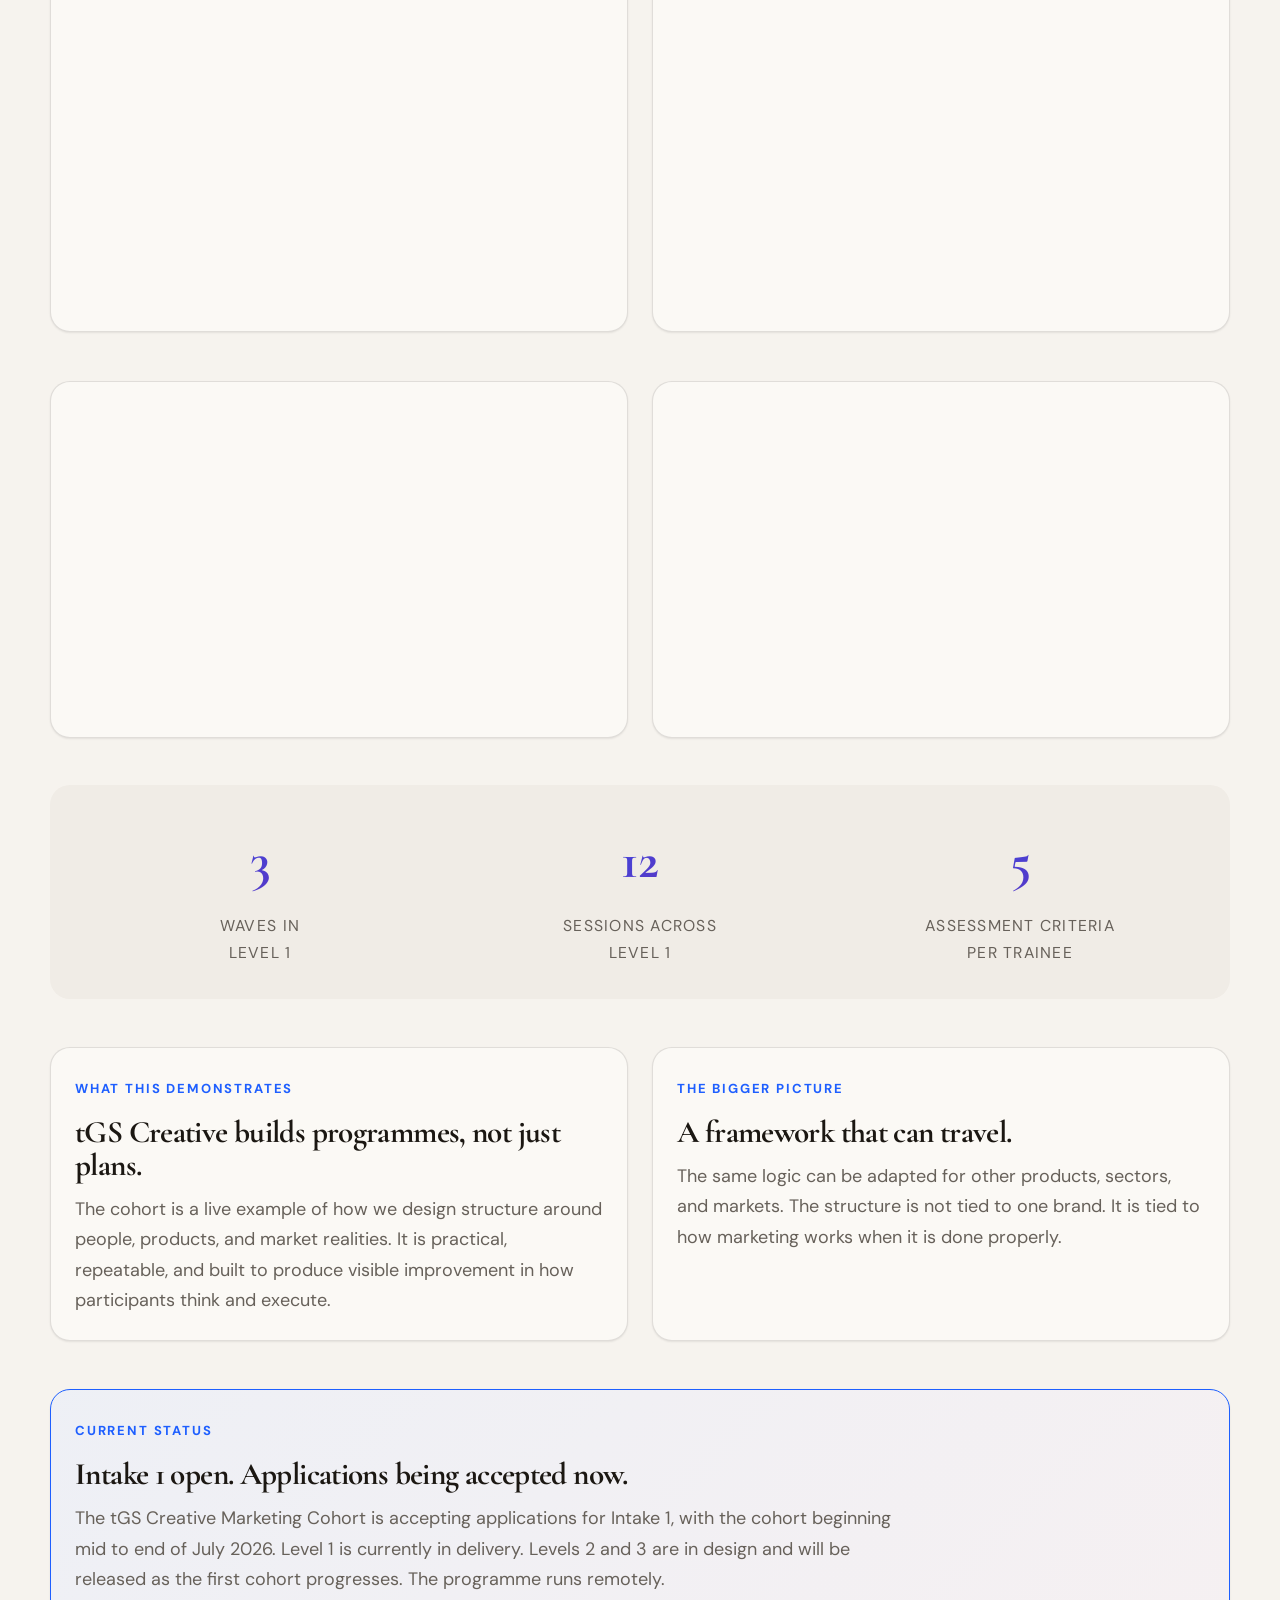
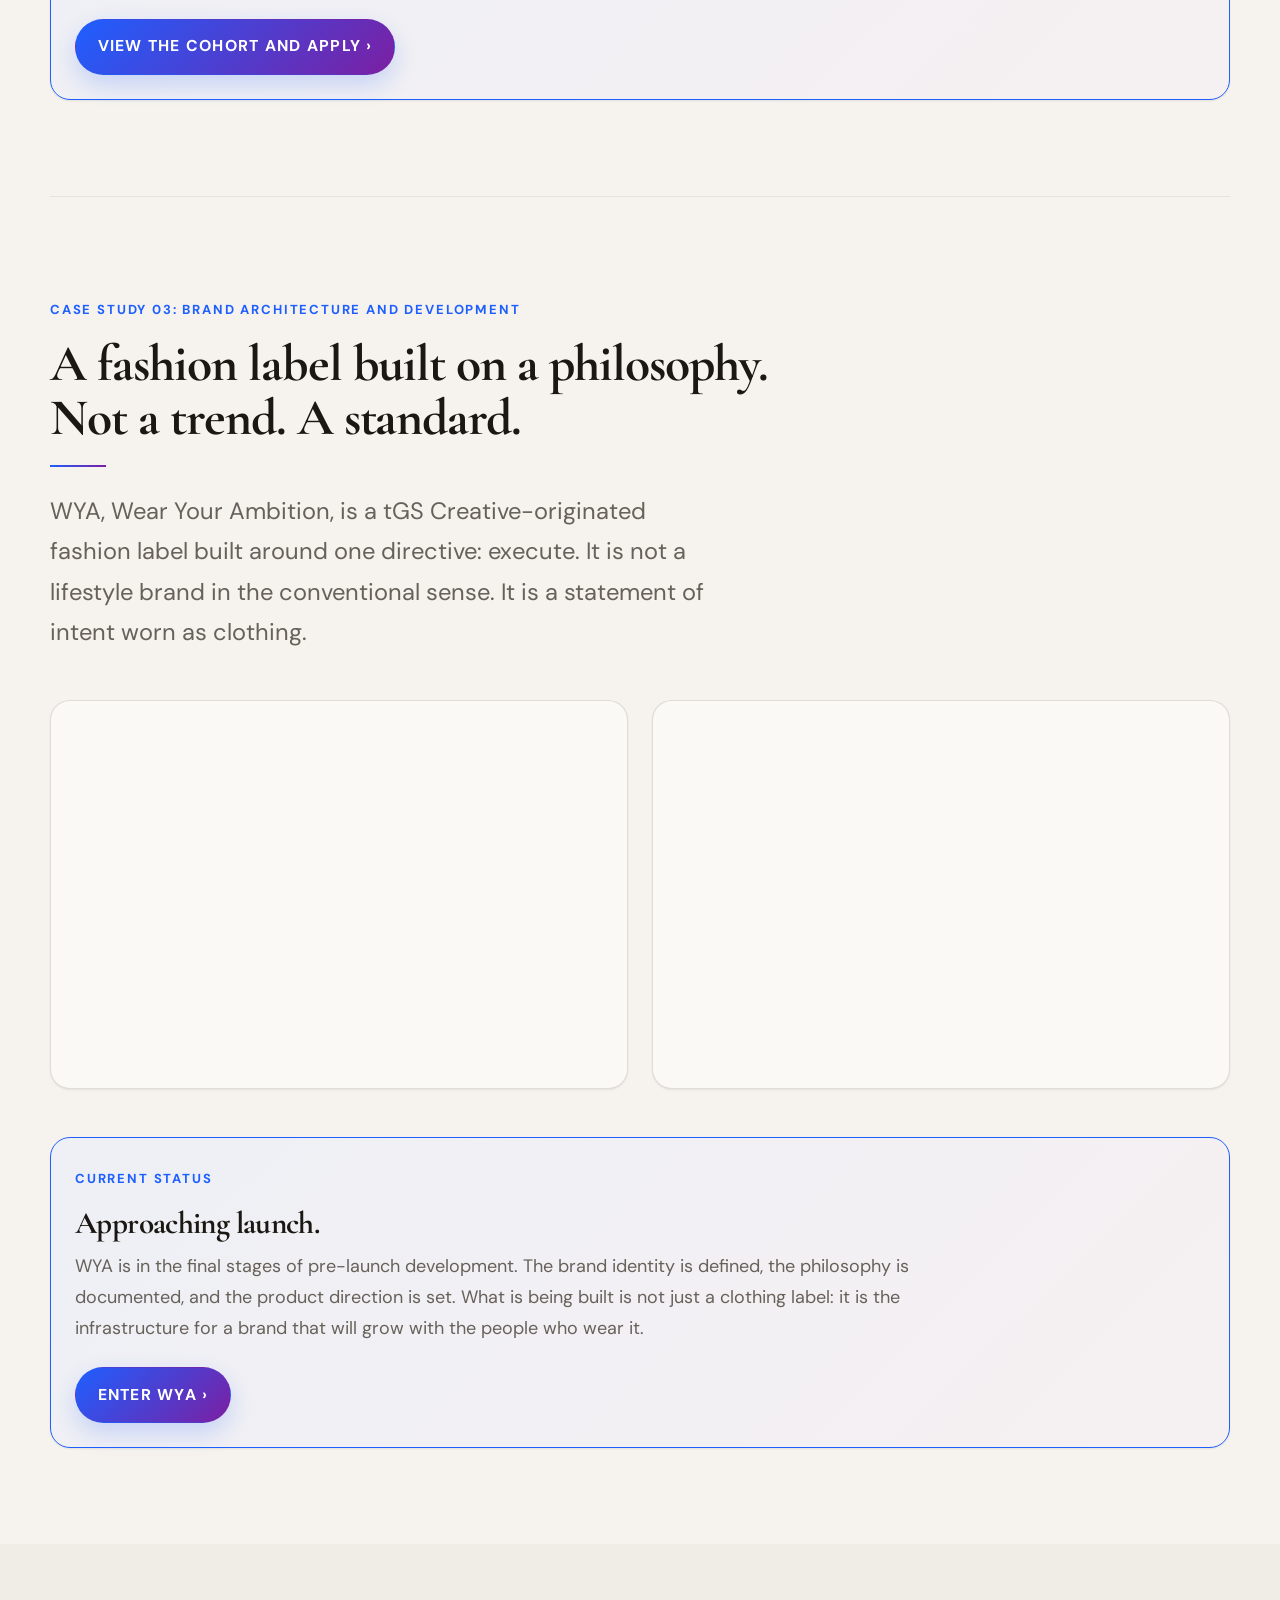
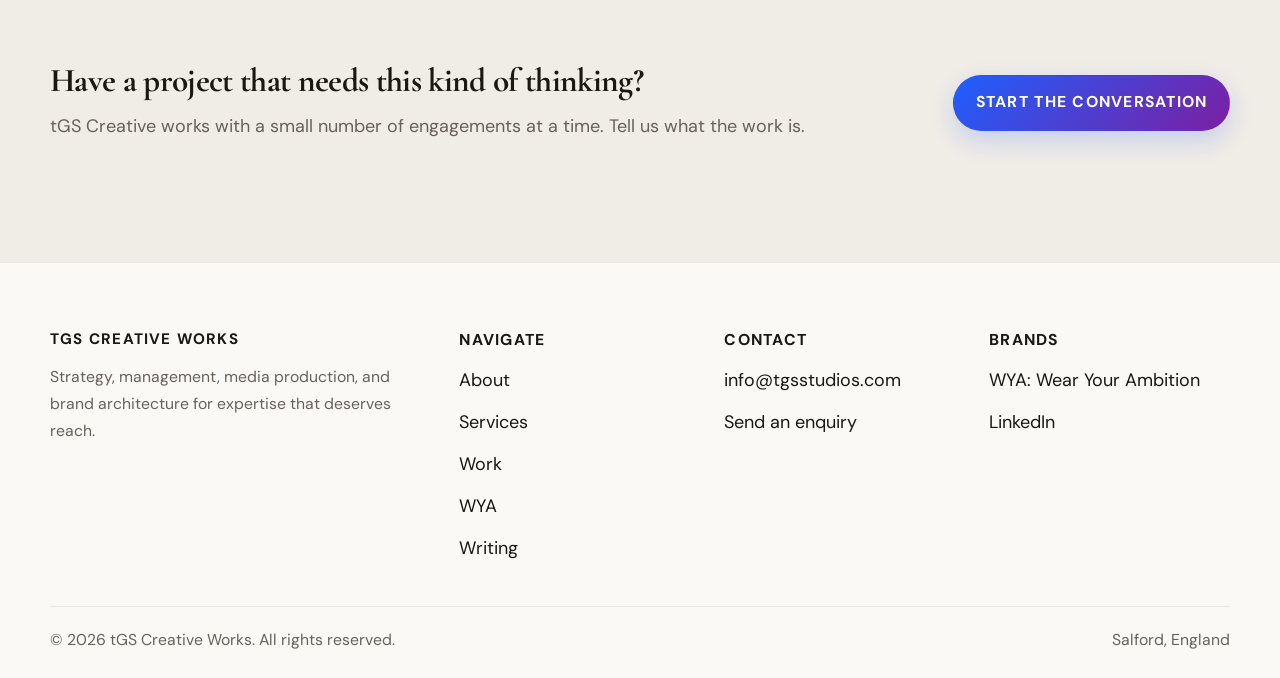
<file: work.html>
<!DOCTYPE html>
<html lang="en" data-theme="light">
<head>
  <meta charset="UTF-8">
  <meta name="viewport" content="width=device-width, initial-scale=1.0">
<!-- Google Analytics GA4 -->
<script async src="https://www.googletagmanager.com/gtag/js?id=G-T5VBQ62VZ2"></script>
<script>
  window.dataLayer = window.dataLayer || [];
  function gtag(){dataLayer.push(arguments);}
  gtag('js', new Date());
  gtag('config', 'G-T5VBQ62VZ2');
</script>
  <!-- Favicon -->
<link rel="icon" type="image/x-icon" href="favicon.ico">
<link rel="apple-touch-icon" sizes="180x180" href="apple-touch-icon.png">
<meta name="theme-color" content="#1E5FFF">
  
  <title>Selected Work — tGS Creative Works</title>
  <meta name="description" content="Selected case studies from tGS Creative Works across strategy, management, media production, and market-mindset training.">
  <link rel="preconnect" href="https://fonts.googleapis.com">
  <link rel="preconnect" href="https://fonts.gstatic.com" crossorigin>
  <link href="https://fonts.googleapis.com/css2?family=Cormorant+Garamond:ital,wght@0,400;0,600;1,400&family=DM+Sans:wght@400;500;700&display=swap" rel="stylesheet">
  <link rel="stylesheet" href="style.css">
  <link rel="stylesheet" href="responsive.css">
</head>
<body>

  <a class="skip-link" href="#main">Skip to main content</a>

  <header class="site-header">
    <div class="container">
      <div class="nav-shell">
        <a class="brand" href="index.html" aria-label="tGS Creative Works home">
          <svg class="brand-mark" viewBox="0 0 42 42" fill="none" aria-hidden="true">
            <circle cx="21" cy="21" r="20" stroke="currentColor" stroke-width="1.5"/>
            <path d="M13 16h6M16 16v10M22 16h5a3 3 0 010 6h-5v-6zM22 22h5.5a3.5 3.5 0 010 7H22v-7z" stroke="currentColor" stroke-width="1.5" stroke-linecap="round"/>
          </svg>
          <div class="brand-text">
            <strong>tGS Creative</strong>
            <span>Works</span>
          </div>
        </a>
        <nav class="main-nav" data-site-nav aria-label="Primary navigation">
          <a href="index.html">Home</a>
          <a href="about.html">About</a>
          <a href="services.html">Services</a>
          <a href="work.html" aria-current="page">Work</a>
          <a href="wya.html">WYA</a>
          <a href="blog.html">Writing</a>
          <a href="contact.html">Contact</a>
        </nav>
        <div class="nav-row">
          <button class="icon-btn" data-theme-toggle aria-label="Toggle dark mode">
            <svg width="18" height="18" viewBox="0 0 24 24" fill="none" stroke="currentColor" stroke-width="2"><circle cx="12" cy="12" r="5"/><path d="M12 1v2M12 21v2M4.22 4.22l1.42 1.42M18.36 18.36l1.42 1.42M1 12h2M21 12h2M4.22 19.78l1.42-1.42M18.36 5.64l1.42-1.42"/></svg>
          </button>
          <button class="menu-toggle" data-menu-toggle aria-expanded="false" aria-label="Open menu">
            <svg width="20" height="20" viewBox="0 0 24 24" fill="none" stroke="currentColor" stroke-width="2"><line x1="3" y1="6" x2="21" y2="6"/><line x1="3" y1="12" x2="21" y2="12"/><line x1="3" y1="18" x2="21" y2="18"/></svg>
          </button>
        </div>
      </div>
    </div>
  </header>

  <main id="main">

    <section class="section surface-alt">
      <div class="container">
        <div class="section-head reveal">
          <span class="eyebrow">Selected Work</span>
          <h1>What execution looks like</h1>
          <div class="divider"></div>
          <p class="lead">tGS Creative works with a small number of engagements at a time. These case studies show the kind of structure we build when the work matters.</p>
        </div>
      </div>
    </section>

    <!-- CASE STUDY 01: ADEBISI -->
    <section class="section" id="adebisi">
      <div class="container">
        <div class="reveal" style="margin-bottom: var(--space-12);">
          <span class="eyebrow">Case Study 01: Literary and Media Campaign</span>
          <h2>An 87-year-old Nigerian statesman.<br>No digital footprint. A presence built from scratch.</h2>
          <div class="divider"></div>
          <p class="lead">Adeniyi A. Adebisi had decades of intellectual work behind him, but no author presence online, no media profile, and no infrastructure to move that work into public view. tGS Creative was brought in to build the platform around the person, then shape the campaign around the platform.</p>
        </div>

        <div class="work-grid" style="margin-bottom: var(--space-12);">
          <div class="case-panel reveal">
            <span class="eyebrow">The Context</span>
            <h3>Serious work, without the public structure it deserved.</h3>
            <p>The brief was simple in principle and demanding in practice: create an author-facing presence strong enough to support literary outreach, media visibility, and long-term positioning. That meant starting with the fundamentals, identifying the right markets, understanding the route to representation, and building the supporting assets needed for credible outreach.</p>
          </div>
          <div class="case-panel reveal">
            <span class="eyebrow">The Approach</span>
            <h3>Research first. Positioning second. Outreach third.</h3>
            <p>tGS Creative mapped the market, built the author profile, and structured the campaign around the specific expectations of the UK literary sector and adjacent US opportunities. We developed the supporting materials, shaped the representation logic, and created the digital footprint needed to give the work a public home.</p>
          </div>
        </div>

        <div class="work-grid" style="margin-bottom: var(--space-12);">
          <div class="case-panel reveal">
            <span class="eyebrow">What Was Built</span>
            <h3>A full author presence, ready for market.</h3>
            <p>We created the professional scaffolding around the author, including a public author identity, supporting media visibility, and the written structure needed for formal outreach. The project also included the development of a non-fiction proposal framework and the strategic use of a podcast placement as proof of momentum, not just publicity.</p>
          </div>
         <div class="case-panel reveal">
  <span class="eyebrow">Outcome</span>
  <h3>Infrastructure complete. Campaign ready.</h3>
  <p>The result is a body of work that can now move with purpose, rather than sit quietly without structure. The author has a public-facing platform, a campaign architecture, and a path toward representation and publication that reflects the weight of the work itself.</p>
  <a class="btn btn-primary" href="adeniyi-adebisi.html" style="margin-top: var(--space-6); display: inline-block;">Visit the author page ›</a>
</div>
        </div>

        <div class="surface-alt" style="border-radius: var(--radius-lg); padding: var(--space-8); margin-bottom: var(--space-12);">
          <div class="metrics-grid reveal">
            <div style="text-align:center;">
              <strong class="metric-number">10</strong>
              <span style="display:block; font-size:var(--text-sm); color:var(--color-text-muted); text-transform:uppercase; letter-spacing:0.08em;">Agents researched<br>and verified</span>
            </div>
            <div style="text-align:center;">
              <strong class="metric-number">3</strong>
              <span style="display:block; font-size:var(--text-sm); color:var(--color-text-muted); text-transform:uppercase; letter-spacing:0.08em;">Markets considered<br>together</span>
            </div>
            <div style="text-align:center;">
              <strong class="metric-number">5</strong>
              <span style="display:block; font-size:var(--text-sm); color:var(--color-text-muted); text-transform:uppercase; letter-spacing:0.08em;">Query letter<br>formats developed</span>
            </div>
          </div>
        </div>

        <div class="panel reveal">
          <span class="eyebrow">Current Status</span>
          <h3>Ready for the next stage of outreach.</h3>
          <p>The campaign structure is in place, the supporting assets are built, and the author now has a professional presence that matches the seriousness of the work. The project is positioned for the next stage of literary and media movement.</p>
        </div>
      </div>
    </section>

    <div class="container"><hr style="border:none; border-top: 1px solid var(--color-divider); margin: 0;"></div>

    <!-- CASE STUDY 02: tGS CREATIVE MARKETING COHORT -->
    <section class="section" id="mps-cohort">
      <div class="container">
        <div class="reveal" style="margin-bottom: var(--space-12);">
          <span class="eyebrow">Case Study 02: Market Mindset Training Programme</span>
          <h2>Teaching people to think like market players.<br>Using a real product in a real market.</h2>
          <div class="divider"></div>
          <p class="lead">The tGS Creative Marketing Cohort is a structured remote training programme built around one idea: people should learn how to read a market before they try to post into it.</p>
        </div>

        <div class="work-grid" style="margin-bottom: var(--space-12);">
          <div class="case-panel reveal">
            <span class="eyebrow">The Context</span>
            <h3>A market, a training gap, and a framework built to close it.</h3>
            <p>tGS Creative identified the need for a structured approach to marketing training across Nigeria and West Africa. The answer was not more posting. It was a training system that teaches market understanding, campaign logic, audience awareness, and simple execution across social channels and offline selling situations.</p>
          </div>
          <div class="case-panel reveal">
            <span class="eyebrow">The Principle</span>
            <h3>The platform is a tool. The mind is the asset.</h3>
            <p>The curriculum was designed around thinking before posting. Trainees learn who they are talking to, what they are offering, why it matters, and what action they want the audience to take. The aim is to build judgment, not just content production.</p>
          </div>
        </div>

        <div class="work-grid" style="margin-bottom: var(--space-12);">
          <div class="case-panel reveal">
            <span class="eyebrow">The Structure</span>
            <h3>Three waves of progression.</h3>
            <p>Wave 1 builds market awareness. Wave 2 teaches trainees to work from a brief and improve through feedback. Wave 3 asks them to adapt their thinking independently and transfer it into offline formats like pitches and display cards. The structure is designed to show whether someone truly understands the logic of marketing.</p>
          </div>
          <div class="case-panel reveal">
            <span class="eyebrow">The Delivery</span>
            <h3>Remote, practical, and lightweight.</h3>
            <p>The programme is delivered remotely from the UK to participants based across West Africa, using WhatsApp voice notes, written briefs, and video calls. The method is lean by design, but the learning is specific, disciplined, and tied to real outcomes.</p>
          </div>
        </div>

        <div class="surface-alt" style="border-radius: var(--radius-lg); padding: var(--space-8); margin-bottom: var(--space-12);">
          <div class="metrics-grid reveal">
            <div style="text-align:center;">
              <strong class="metric-number">3</strong>
              <span style="display:block; font-size:var(--text-sm); color:var(--color-text-muted); text-transform:uppercase; letter-spacing:0.08em;">Waves in<br>Level 1</span>
            </div>
            <div style="text-align:center;">
              <strong class="metric-number">12</strong>
              <span style="display:block; font-size:var(--text-sm); color:var(--color-text-muted); text-transform:uppercase; letter-spacing:0.08em;">Sessions across<br>Level 1</span>
            </div>
            <div style="text-align:center;">
              <strong class="metric-number">5</strong>
              <span style="display:block; font-size:var(--text-sm); color:var(--color-text-muted); text-transform:uppercase; letter-spacing:0.08em;">Assessment criteria<br>per trainee</span>
            </div>
          </div>
        </div>

        <div class="work-grid" style="margin-bottom: var(--space-12);">
          <div class="panel reveal">
            <span class="eyebrow">What This Demonstrates</span>
            <h3>tGS Creative builds programmes, not just plans.</h3>
            <p>The cohort is a live example of how we design structure around people, products, and market realities. It is practical, repeatable, and built to produce visible improvement in how participants think and execute.</p>
          </div>
          <div class="panel reveal">
            <span class="eyebrow">The Bigger Picture</span>
            <h3>A framework that can travel.</h3>
            <p>The same logic can be adapted for other products, sectors, and markets. The structure is not tied to one brand. It is tied to how marketing works when it is done properly.</p>
          </div>
        </div>

        <div class="panel reveal" style="background: linear-gradient(135deg, color-mix(in srgb, var(--color-primary) 6%, var(--color-surface)), color-mix(in srgb, var(--color-secondary) 4%, var(--color-surface))); border-color: var(--color-primary);">
          <span class="eyebrow">Current Status</span>
          <h3>Intake 1 open. Applications being accepted now.</h3>
          <p>The tGS Creative Marketing Cohort is accepting applications for Intake 1, with the cohort beginning mid to end of July 2026. Level 1 is currently in delivery. Levels 2 and 3 are in design and will be released as the first cohort progresses. The programme runs remotely.</p>
          <a href="cohort.html" class="btn btn-primary" style="margin-top:var(--space-6); display:inline-block;">View the cohort and apply ›</a>
        </div>
      </div>
    </section>

    <div class="container"><hr style="border:none; border-top: 1px solid var(--color-divider); margin: 0;"></div>

    <!-- CASE STUDY 03: WYA -->
    <section class="section" id="wya">
      <div class="container">
        <div class="reveal" style="margin-bottom: var(--space-12);">
          <span class="eyebrow">Case Study 03: Brand Architecture and Development</span>
          <h2>A fashion label built on a philosophy.<br>Not a trend. A standard.</h2>
          <div class="divider"></div>
          <p class="lead">WYA, Wear Your Ambition, is a tGS Creative-originated fashion label built around one directive: execute. It is not a lifestyle brand in the conventional sense. It is a statement of intent worn as clothing.</p>
        </div>

        <div class="work-grid" style="margin-bottom: var(--space-12);">
          <div class="case-panel reveal">
            <span class="eyebrow">The Concept</span>
            <h3>Ambition as a discipline, not a mood.</h3>
            <p>WYA is built around the idea that ambition without execution is just noise. The label's identity, its language, its visual approach, and its product philosophy are all shaped around the person who does not just talk about what they want to build, but moves to build it. The three-word positioning, Execute, Be Authentic, Be the Standard, is not marketing copy. It is the operating principle of the brand.</p>
          </div>
          <div class="case-panel reveal">
            <span class="eyebrow">The Work</span>
            <h3>Architecture before product. Identity before launch.</h3>
            <p>tGS Creative built WYA from the ground up: brand philosophy, naming logic, visual identity direction, positioning language, and the conceptual framework that distinguishes it from the noise in the fashion market. The label has its own distinct attributes and is designed to live beyond a single season or a single product category.</p>
          </div>
        </div>

        <div class="panel reveal" style="background: linear-gradient(135deg, color-mix(in srgb, var(--color-primary) 6%, var(--color-surface)), color-mix(in srgb, var(--color-secondary) 4%, var(--color-surface))); border-color: var(--color-primary);">
          <span class="eyebrow">Current Status</span>
          <h3>Approaching launch.</h3>
          <p>WYA is in the final stages of pre-launch development. The brand identity is defined, the philosophy is documented, and the product direction is set. What is being built is not just a clothing label: it is the infrastructure for a brand that will grow with the people who wear it.</p>
          <a href="wya.html" class="btn btn-primary" style="margin-top:var(--space-6); display:inline-block;">Enter WYA ›</a>
        </div>
      </div>
    </section>

    <section class="section surface-alt">
      <div class="container">
        <div class="reveal" style="display:flex; justify-content:space-between; align-items:center; gap:var(--space-8); flex-wrap:wrap; padding: var(--space-6) 0;">
          <div>
            <h2 style="font-size: var(--text-xl); margin-bottom: var(--space-3);">Have a project that needs this kind of thinking?</h2>
            <p>tGS Creative works with a small number of engagements at a time. Tell us what the work is.</p>
          </div>
          <a href="contact.html" class="btn btn-primary">Start the conversation</a>
        </div>
      </div>
    </section>

  </main>

  <footer class="site-footer surface">
    <div class="container">
      <div class="footer-grid">
        <div class="footer-col">
          <strong style="display:block; margin-bottom:var(--space-3); font-size:0.95rem; letter-spacing:0.08em; text-transform:uppercase;">tGS Creative Works</strong>
          <p style="font-size:var(--text-sm);">Strategy, management, media production, and brand architecture for expertise that deserves reach.</p>
        </div>
        <div class="footer-col">
          <strong style="display:block; margin-bottom:var(--space-3); font-size:var(--text-sm); text-transform:uppercase; letter-spacing:0.08em;">Navigate</strong>
          <a href="about.html">About</a>
          <a href="services.html">Services</a>
          <a href="work.html">Work</a>
          <a href="wya.html">WYA</a>
          <a href="blog.html">Writing</a>
        </div>
        <div class="footer-col">
          <strong style="display:block; margin-bottom:var(--space-3); font-size:var(--text-sm); text-transform:uppercase; letter-spacing:0.08em;">Contact</strong>
          <a href="mailto:info@tgsstudios.com">info@tgsstudios.com</a>
          <a href="contact.html">Send an enquiry</a>
        </div>
        <div class="footer-col">
          <strong style="display:block; margin-bottom:var(--space-3); font-size:var(--text-sm); text-transform:uppercase; letter-spacing:0.08em;">Brands</strong>
          <a href="wya.html">WYA: Wear Your Ambition</a>
          <a href="https://www.linkedin.com/company/118834600" target="_blank" rel="noopener noreferrer">LinkedIn</a>
        </div>
      </div>
      <div class="footer-base">
        <p>&#169; <span data-year></span> tGS Creative Works. All rights reserved.</p>
        <p>Salford, England</p>
      </div>
    </div>
  </footer>

  <script src="business-data.js" defer></script>
    <!-- Social float buttons -->
  <div class="social-float" aria-label="Social links">
    <a href="https://www.instagram.com/tgscr8iv?igsh=Z3hpamx1M292dTJ0&utm_source=qr" target="_blank" rel="noopener noreferrer" class="instagram" aria-label="tGS Creative on Instagram">
      <svg width="20" height="20" viewBox="0 0 24 24" fill="none" stroke="currentColor" stroke-width="2" stroke-linecap="round" stroke-linejoin="round" aria-hidden="true"><rect x="2" y="2" width="20" height="20" rx="5" ry="5"/><path d="M16 11.37A4 4 0 1 1 12.63 8 4 4 0 0 1 16 11.37z"/><line x1="17.5" y1="6.5" x2="17.51" y2="6.5"/></svg>
    </a>
    <a href="https://www.youtube.com/@R3G4L3" target="_blank" rel="noopener noreferrer" class="youtube" aria-label="tGS Creative on YouTube">
      <svg width="20" height="20" viewBox="0 0 24 24" fill="none" stroke="currentColor" stroke-width="2" stroke-linecap="round" stroke-linejoin="round" aria-hidden="true"><path d="M22.54 6.42a2.78 2.78 0 0 0-1.95-1.96C18.88 4 12 4 12 4s-6.88 0-8.59.46A2.78 2.78 0 0 0 1.46 6.42 29 29 0 0 0 1 12a29 29 0 0 0 .46 5.58 2.78 2.78 0 0 0 1.95 1.95C5.12 20 12 20 12 20s6.88 0 8.59-.47a2.78 2.78 0 0 0 1.95-1.95A29 29 0 0 0 23 12a29 29 0 0 0-.46-5.58z"/><polygon points="9.75 15.02 15.5 12 9.75 8.98 9.75 15.02"/></svg>
    </a>
  </div>
</body>
</html>
</file>
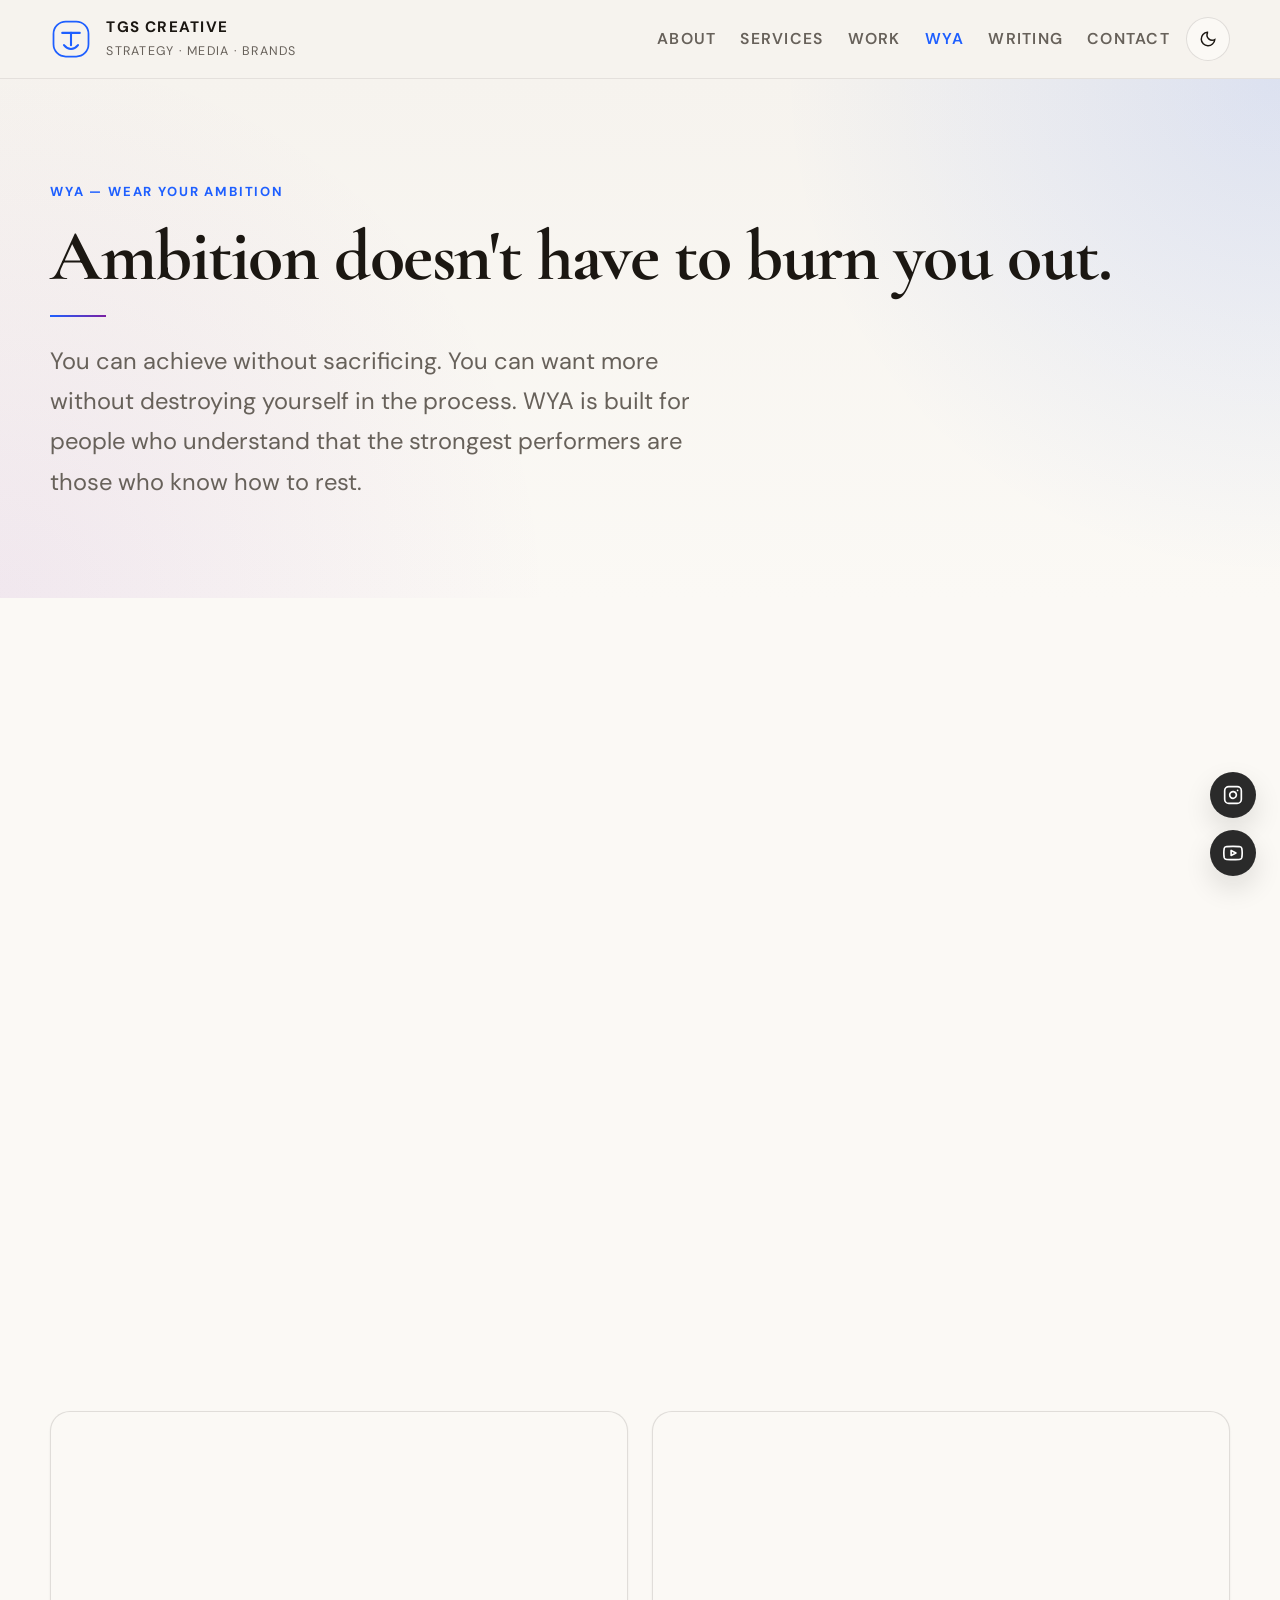
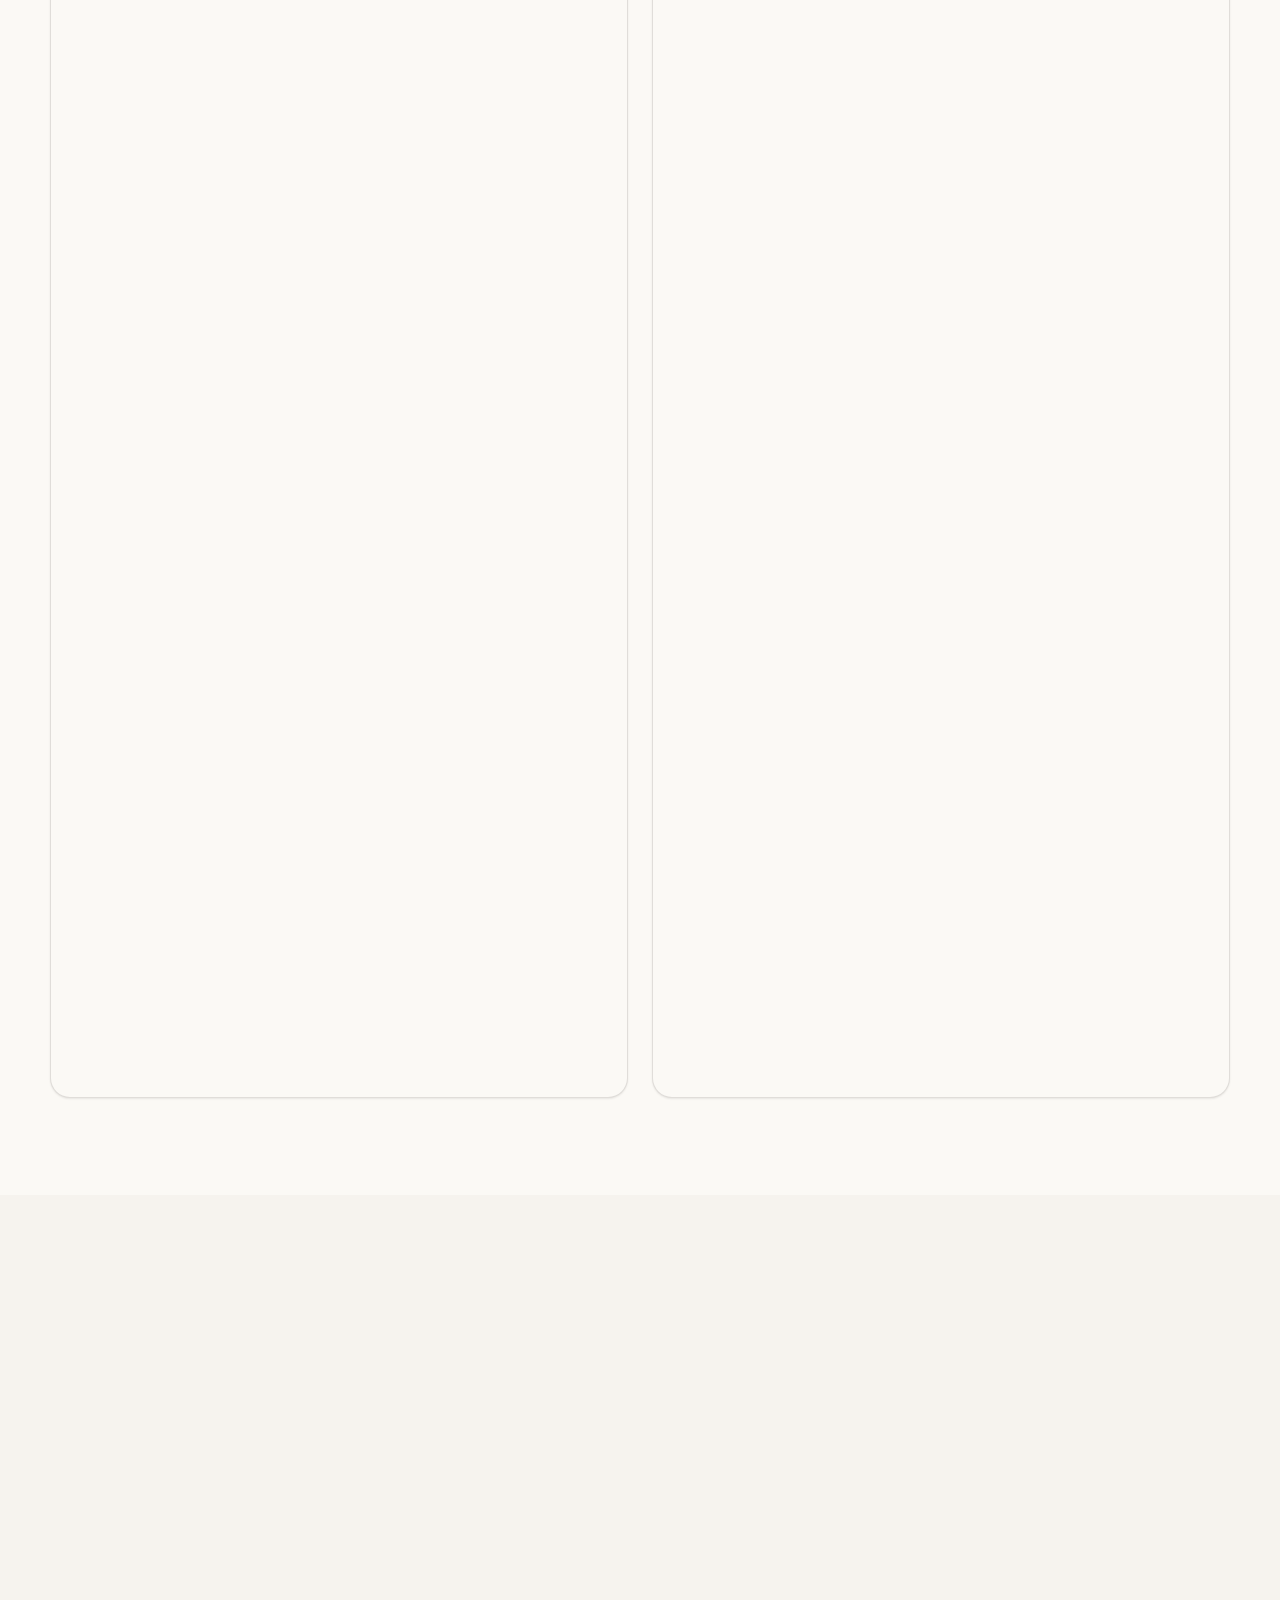
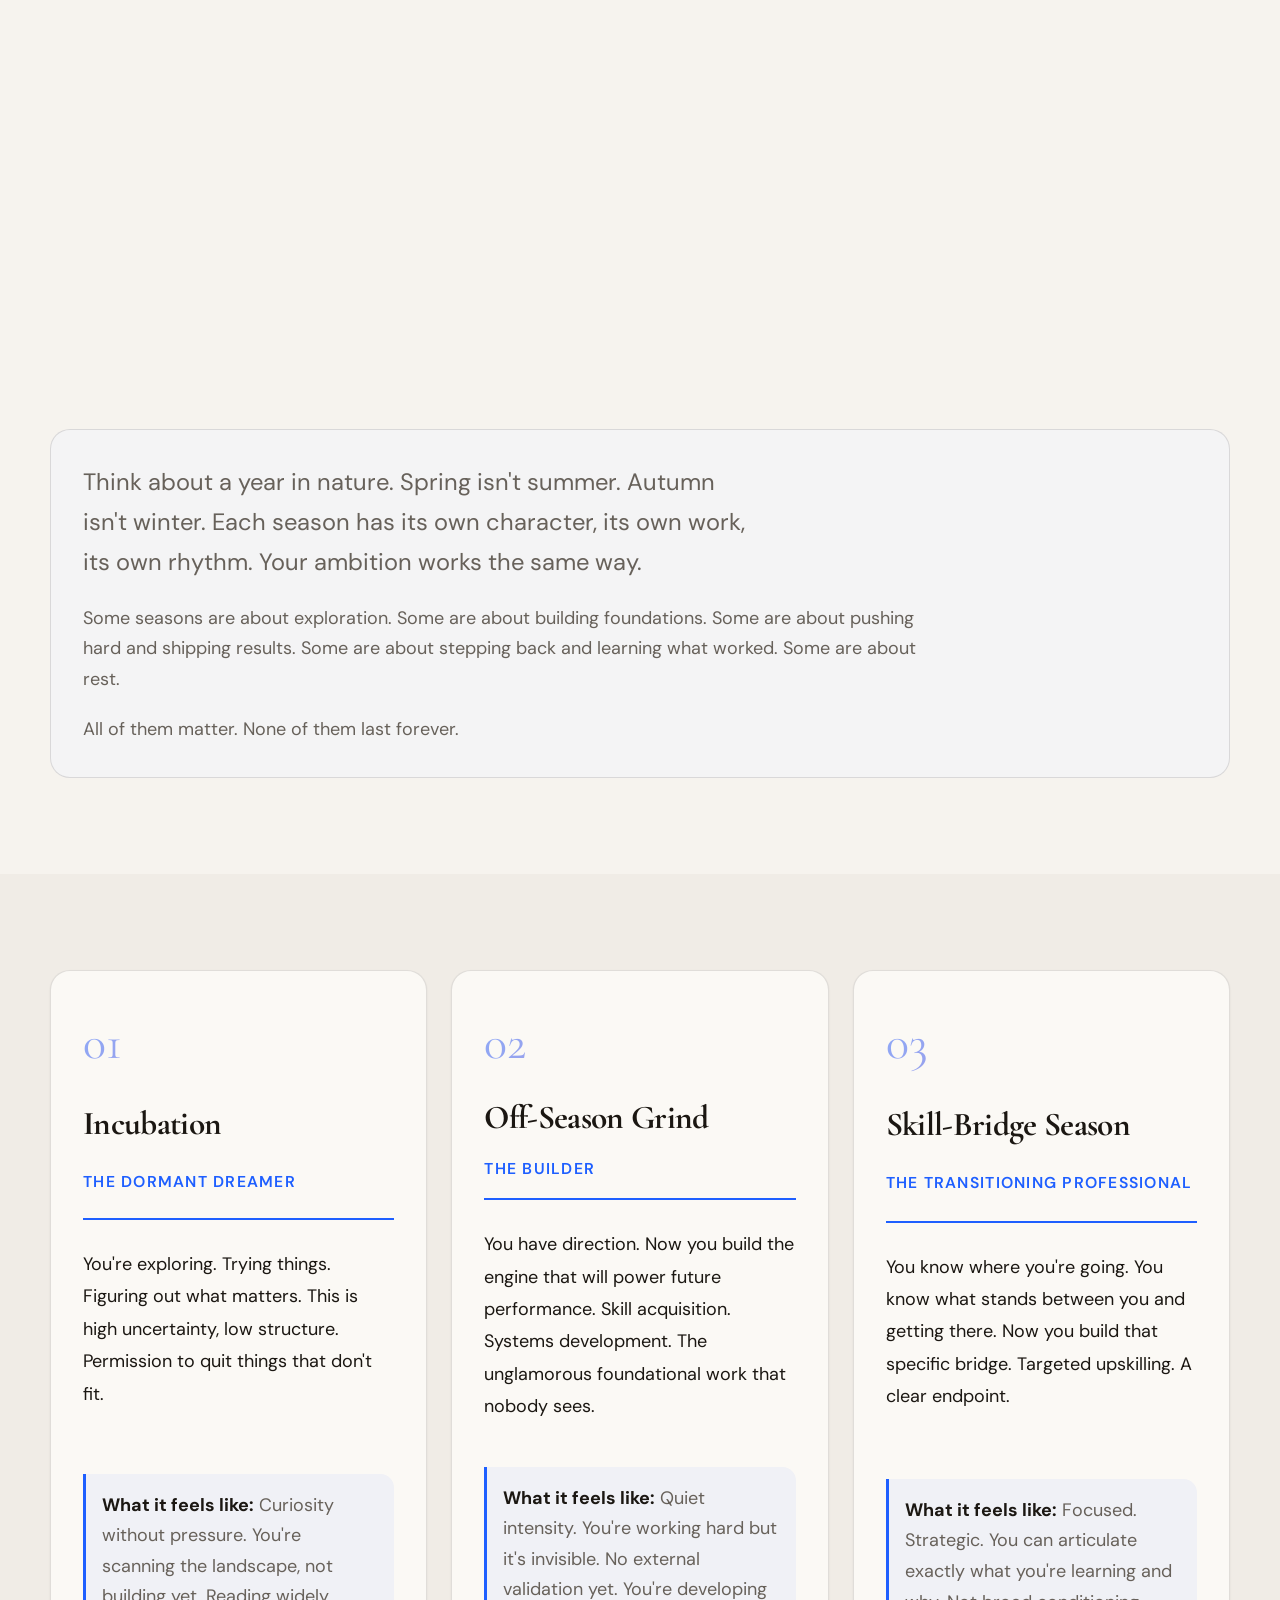
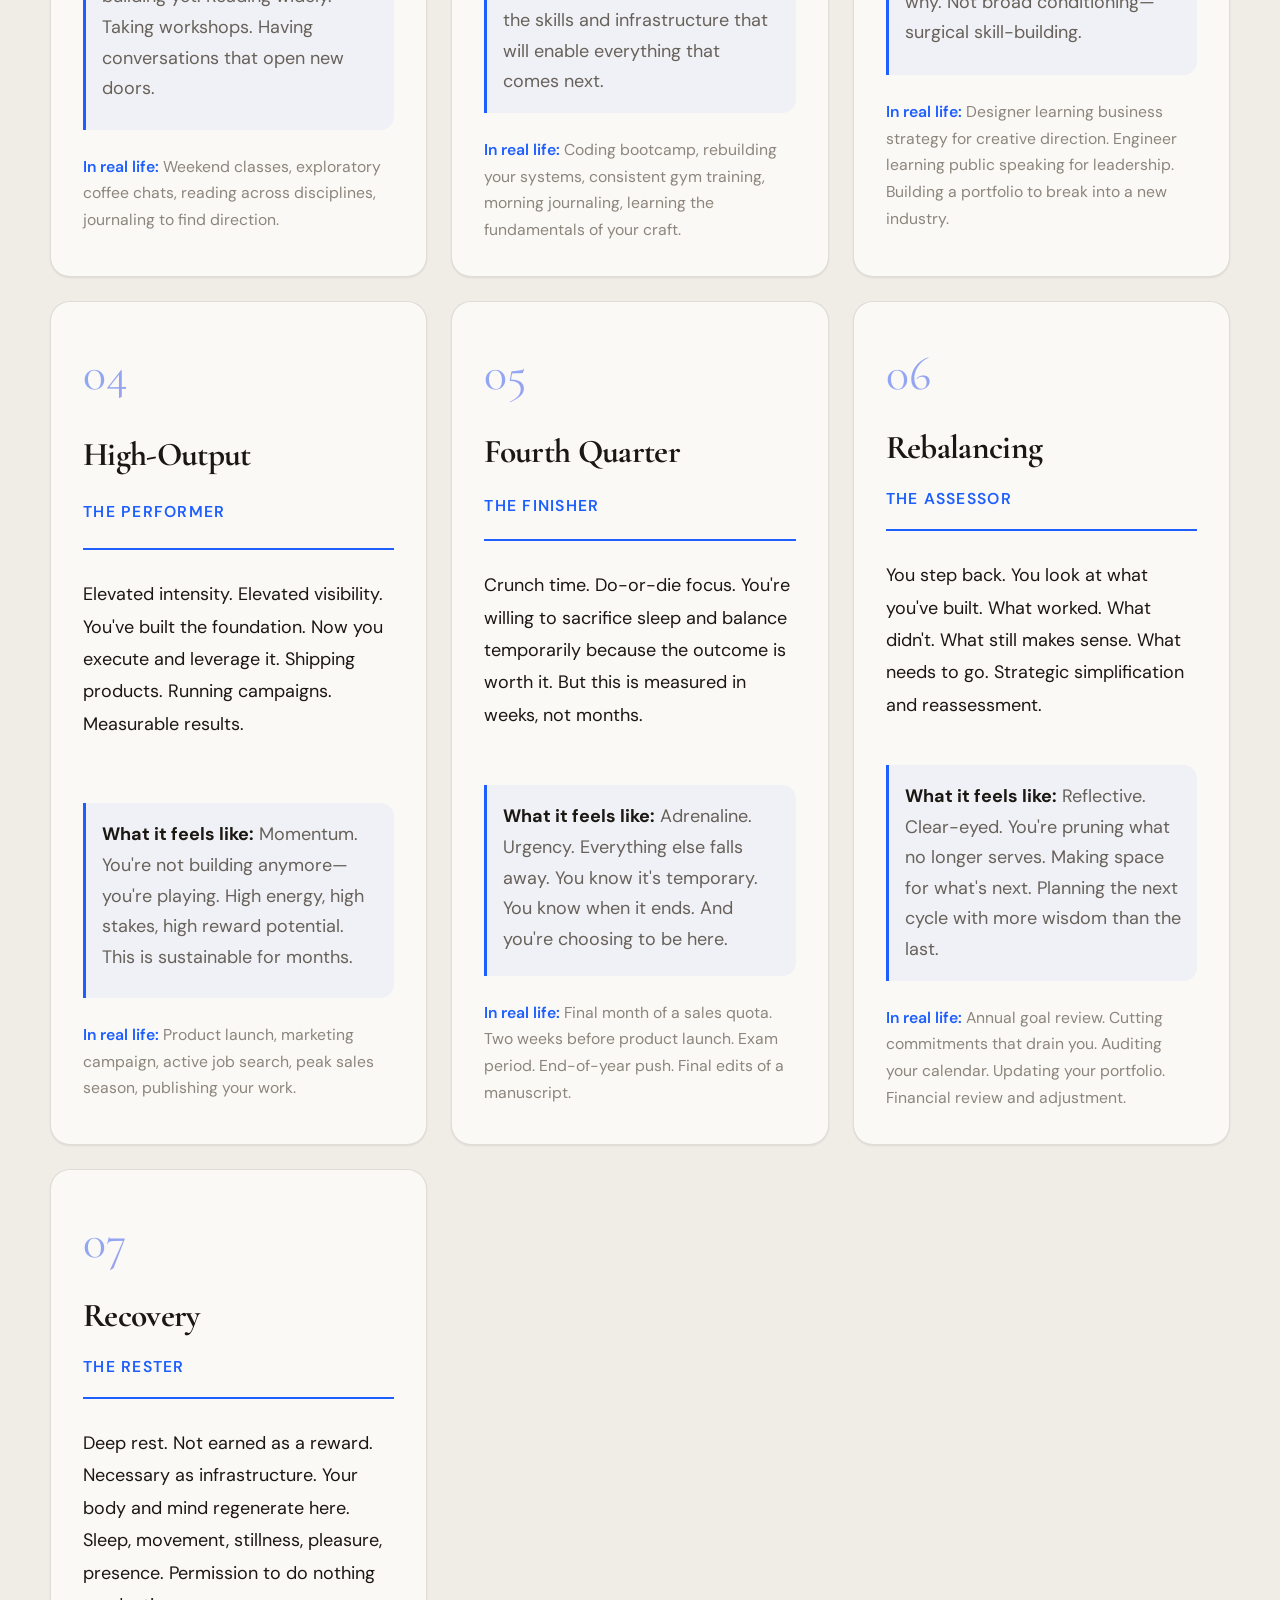
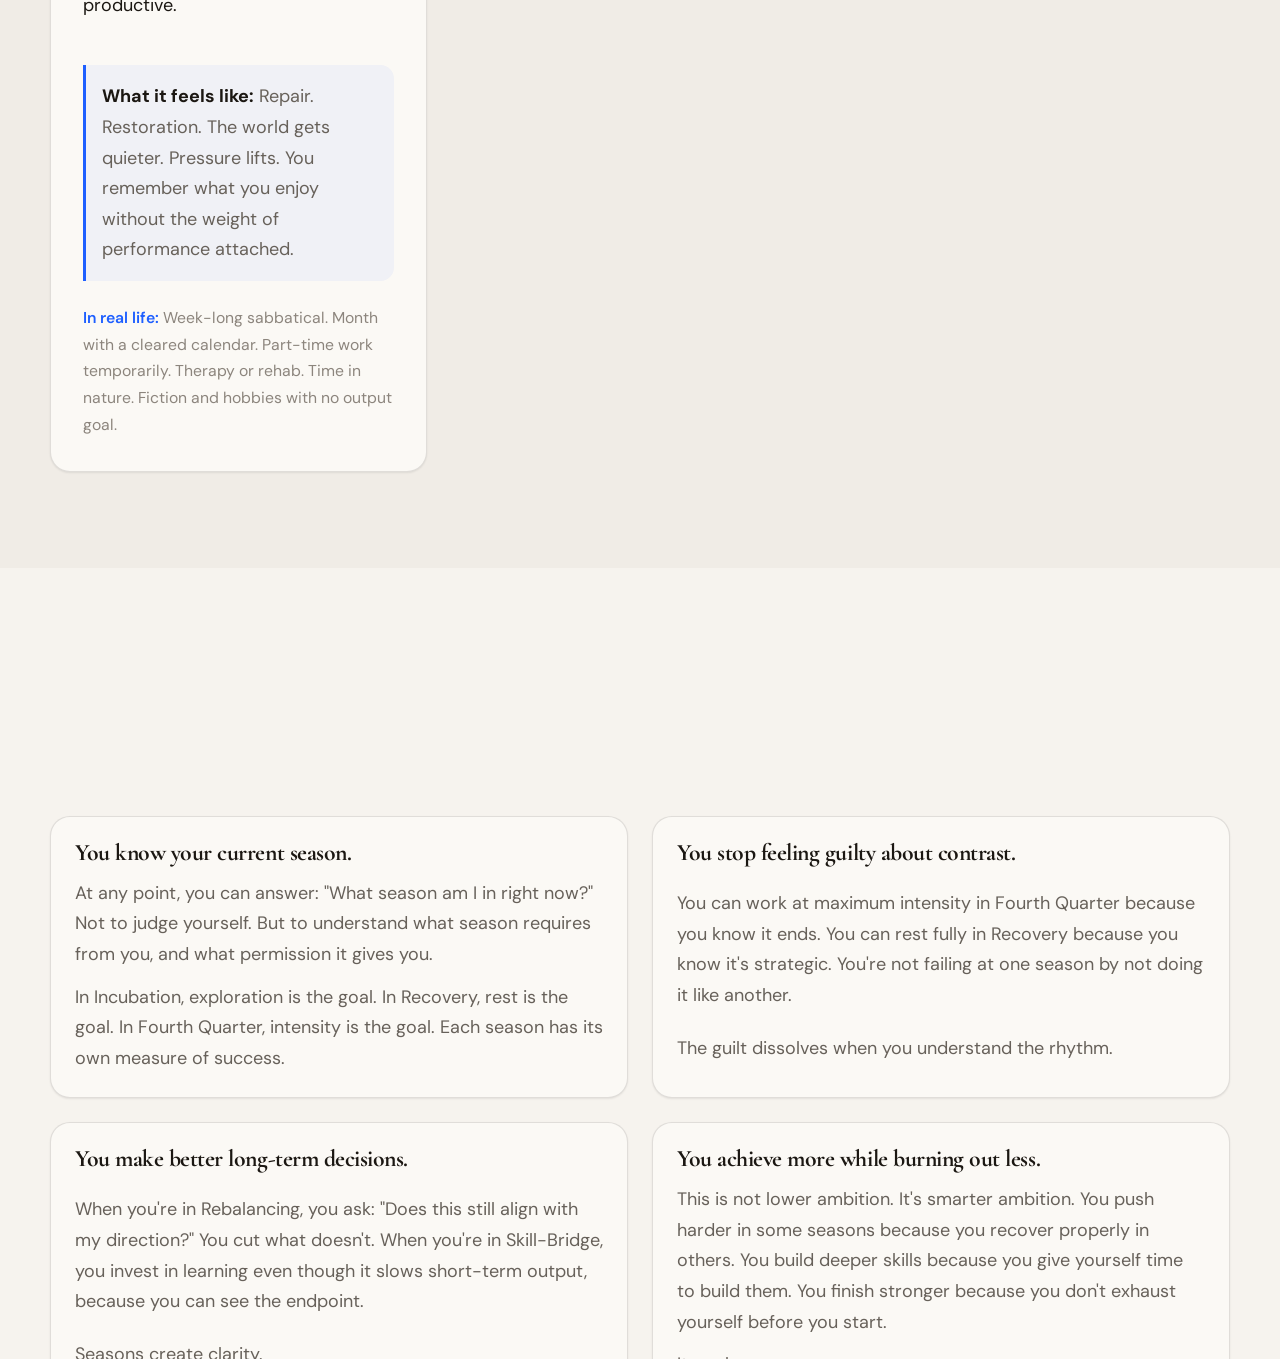
<file: wya.html>
<!DOCTYPE html>
<html lang="en">
<head>
  <meta charset="UTF-8">
  <meta name="viewport" content="width=device-width, initial-scale=1.0">
<!-- Google Analytics GA4 -->
<script async src="https://www.googletagmanager.com/gtag/js?id=G-T5VBQ62VZ2"></script>
<script>
  window.dataLayer = window.dataLayer || [];
  function gtag(){dataLayer.push(arguments);}
  gtag('js', new Date());
  gtag('config', 'G-T5VBQ62VZ2');
</script>

  <link rel="icon" type="image/x-icon" href="favicon.ico">
<link rel="apple-touch-icon" sizes="180x180" href="apple-touch-icon.png">
  
  <title>WYA | Wear Your Ambition</title>
  <meta name="description" content="WYA — Wear Your Ambition. Performance wear for sustainable ambition. Grounded in science. Built for people who want to achieve without burning out.">
  <link rel="preconnect" href="https://fonts.googleapis.com">
  <link rel="preconnect" href="https://fonts.gstatic.com" crossorigin>
  <link href="https://fonts.googleapis.com/css2?family=Cormorant+Garamond:wght@500;600;700&family=DM+Sans:wght@400;500;700&display=swap" rel="stylesheet">
  <link rel="stylesheet" href="style.css">
  <link rel="stylesheet" href="responsive.css">
  <script src="main.js" defer></script>
</head>
<body>
  <a class="skip-link" href="#main">Skip to content</a>
  <header class="site-header">
    <div class="container nav-shell">
      <a class="brand" href="index.html" aria-label="tGS Creative home"><svg class="brand-mark" viewBox="0 0 48 48" fill="none" aria-hidden="true"><rect x="4" y="4" width="40" height="40" rx="14" stroke="currentColor" stroke-width="2"></rect><path d="M14 17H34" stroke="currentColor" stroke-width="2.4" stroke-linecap="round"></path><path d="M24 17V31" stroke="currentColor" stroke-width="2.4" stroke-linecap="round"></path><path d="M16 31C18.5 34 21 35.5 24 35.5C27 35.5 29.5 34 32 31" stroke="currentColor" stroke-width="2.4" stroke-linecap="round"></path></svg><span class="brand-text"><strong>tGS Creative</strong><span>Strategy · Media · Brands</span></span></a>
      <div class="nav-row">
        <nav class="main-nav" data-site-nav>
          <a href="about.html">About</a>
          <a href="services.html">Services</a>
          <a href="work.html">Work</a>
          <a href="wya.html" aria-current="page">WYA</a>
          <a href="blog.html">Writing</a>
          <a href="contact.html">Contact</a>
        </nav>
        <button class="menu-toggle" type="button" aria-label="Toggle menu" aria-expanded="false" data-menu-toggle><svg width="18" height="18" viewBox="0 0 24 24" fill="none" stroke="currentColor" stroke-width="2" aria-hidden="true"><path d="M3 6h18M3 12h18M3 18h18"></path></svg></button>
        <button class="icon-btn hide-mobile" type="button" data-theme-toggle aria-label="Toggle theme"></button>
      </div>
    </div>
  </header>

  <main id="main">
    <!-- HERO: Bold Declaration -->
    <section class="wya-hero section">
      <div class="container reveal">
        <span class="eyebrow">WYA — Wear Your Ambition</span>
        <h1>Ambition doesn't have to burn you out.</h1>
        <div class="divider"></div>
        <p class="lead">You can achieve without sacrificing. You can want more without destroying yourself in the process. WYA is built for people who understand that the strongest performers are those who know how to rest.</p>
      </div>
    </section>

    <!-- THE PROBLEM: Challenging Hustle Culture -->
    <section class="section surface">
      <div class="container">
        <header class="section-head reveal">
          <span class="eyebrow">The Myth We're All Living</span>
          <h2>Hustle culture told you there's only one gear: maximum.</h2>
          <p>Work harder. Sleep less. Always be grinding. The fourth quarter never ends. Rest is for the weak. You should always be scaling, always be winning, always be visible.</p>
        </header>
        <div class="dual-grid">
          <article class="info-card reveal">
            <h3>Here's what actually happens:</h3>
            <p>You burn bright for a season. Maybe two. Then the light dims. Your work suffers. Your health suffers. Your relationships suffer. You tell yourself you're just not disciplined enough, so you push harder. It gets worse.</p>
            <p>This isn't weakness. This is physiology. Your body and mind have rhythms. Your performance has cycles. Your ambition needs seasons.</p>
          </article>
          <article class="info-card reveal">
            <h3>The athletes figured this out decades ago.</h3>
            <p>Elite sports teams don't train at maximum intensity year-round. They structure their training into phases: building strength, developing skill, peaking for competition, recovering to adapt.</p>
            <p>This isn't less ambitious. It's smarter ambition. Periodised training produces better results than constant maximum effort. The science is clear. The results are undeniable.</p>
            <p>What if you applied the same logic to your life?</p>
          </article>
        </div>
      </div>
    </section>

    <!-- THE FRAMEWORK: Educational & Intuitive Introduction -->
    <section class="section">
      <div class="container">
        <header class="section-head reveal">
          <span class="eyebrow">Seasons of Ambition</span>
          <h2>A different way to structure your growth.</h2>
          <p>Instead of constant maximum effort, WYA introduces seven distinct seasons of ambition. Each season has a purpose. Each season has permission. Each season is part of the same journey.</p>
        </header>
        
        <div class="seasons-intro reveal">
          <p class="lead">Think about a year in nature. Spring isn't summer. Autumn isn't winter. Each season has its own character, its own work, its own rhythm. Your ambition works the same way.</p>
          <p>Some seasons are about exploration. Some are about building foundations. Some are about pushing hard and shipping results. Some are about stepping back and learning what worked. Some are about rest.</p>
          <p>All of them matter. None of them last forever.</p>
        </div>
      </div>
    </section>

    <!-- DEEP DIVE: Key Seasons -->
    <section class="section surface-alt">
      <div class="container">
        <div class="seasons-grid">
          
          <!-- Season 1: Incubation -->
          <article class="season-card reveal">
            <div class="season-header">
              <span class="season-number">01</span>
              <h3>Incubation</h3>
              <p class="season-tagline">The Dormant Dreamer</p>
            </div>
            <p class="season-main">You're exploring. Trying things. Figuring out what matters. This is high uncertainty, low structure. Permission to quit things that don't fit.</p>
            <div class="season-details">
              <p class="season-intuitive"><strong>What it feels like:</strong> Curiosity without pressure. You're scanning the landscape, not building yet. Reading widely. Taking workshops. Having conversations that open new doors.</p>
              <p class="season-simplified"><em>In real life:</em> Weekend classes, exploratory coffee chats, reading across disciplines, journaling to find direction.</p>
            </div>
          </article>

          <!-- Season 2: Off-Season Grind -->
          <article class="season-card reveal">
            <div class="season-header">
              <span class="season-number">02</span>
              <h3>Off-Season Grind</h3>
              <p class="season-tagline">The Builder</p>
            </div>
            <p class="season-main">You have direction. Now you build the engine that will power future performance. Skill acquisition. Systems development. The unglamorous foundational work that nobody sees.</p>
            <div class="season-details">
              <p class="season-intuitive"><strong>What it feels like:</strong> Quiet intensity. You're working hard but it's invisible. No external validation yet. You're developing the skills and infrastructure that will enable everything that comes next.</p>
              <p class="season-simplified"><em>In real life:</em> Coding bootcamp, rebuilding your systems, consistent gym training, morning journaling, learning the fundamentals of your craft.</p>
            </div>
          </article>

          <!-- Season 3: Skill-Bridge -->
          <article class="season-card reveal">
            <div class="season-header">
              <span class="season-number">03</span>
              <h3>Skill-Bridge Season</h3>
              <p class="season-tagline">The Transitioning Professional</p>
            </div>
            <p class="season-main">You know where you're going. You know what stands between you and getting there. Now you build that specific bridge. Targeted upskilling. A clear endpoint.</p>
            <div class="season-details">
              <p class="season-intuitive"><strong>What it feels like:</strong> Focused. Strategic. You can articulate exactly what you're learning and why. Not broad conditioning—surgical skill-building.</p>
              <p class="season-simplified"><em>In real life:</em> Designer learning business strategy for creative direction. Engineer learning public speaking for leadership. Building a portfolio to break into a new industry.</p>
            </div>
          </article>

          <!-- Season 4: High-Output -->
          <article class="season-card reveal">
            <div class="season-header">
              <span class="season-number">04</span>
              <h3>High-Output</h3>
              <p class="season-tagline">The Performer</p>
            </div>
            <p class="season-main">Elevated intensity. Elevated visibility. You've built the foundation. Now you execute and leverage it. Shipping products. Running campaigns. Measurable results.</p>
            <div class="season-details">
              <p class="season-intuitive"><strong>What it feels like:</strong> Momentum. You're not building anymore—you're playing. High energy, high stakes, high reward potential. This is sustainable for months.</p>
              <p class="season-simplified"><em>In real life:</em> Product launch, marketing campaign, active job search, peak sales season, publishing your work.</p>
            </div>
          </article>

          <!-- Season 5: Fourth Quarter -->
          <article class="season-card reveal">
            <div class="season-header">
              <span class="season-number">05</span>
              <h3>Fourth Quarter</h3>
              <p class="season-tagline">The Finisher</p>
            </div>
            <p class="season-main">Crunch time. Do-or-die focus. You're willing to sacrifice sleep and balance temporarily because the outcome is worth it. But this is measured in weeks, not months.</p>
            <div class="season-details">
              <p class="season-intuitive"><strong>What it feels like:</strong> Adrenaline. Urgency. Everything else falls away. You know it's temporary. You know when it ends. And you're choosing to be here.</p>
              <p class="season-simplified"><em>In real life:</em> Final month of a sales quota. Two weeks before product launch. Exam period. End-of-year push. Final edits of a manuscript.</p>
            </div>
          </article>

          <!-- Season 6: Rebalancing -->
          <article class="season-card reveal">
            <div class="season-header">
              <span class="season-number">06</span>
              <h3>Rebalancing</h3>
              <p class="season-tagline">The Assessor</p>
            </div>
            <p class="season-main">You step back. You look at what you've built. What worked. What didn't. What still makes sense. What needs to go. Strategic simplification and reassessment.</p>
            <div class="season-details">
              <p class="season-intuitive"><strong>What it feels like:</strong> Reflective. Clear-eyed. You're pruning what no longer serves. Making space for what's next. Planning the next cycle with more wisdom than the last.</p>
              <p class="season-simplified"><em>In real life:</em> Annual goal review. Cutting commitments that drain you. Auditing your calendar. Updating your portfolio. Financial review and adjustment.</p>
            </div>
          </article>

          <!-- Season 7: Recovery -->
          <article class="season-card reveal">
            <div class="season-header">
              <span class="season-number">07</span>
              <h3>Recovery</h3>
              <p class="season-tagline">The Rester</p>
            </div>
            <p class="season-main">Deep rest. Not earned as a reward. Necessary as infrastructure. Your body and mind regenerate here. Sleep, movement, stillness, pleasure, presence. Permission to do nothing productive.</p>
            <div class="season-details">
              <p class="season-intuitive"><strong>What it feels like:</strong> Repair. Restoration. The world gets quieter. Pressure lifts. You remember what you enjoy without the weight of performance attached.</p>
              <p class="season-simplified"><em>In real life:</em> Week-long sabbatical. Month with a cleared calendar. Part-time work temporarily. Therapy or rehab. Time in nature. Fiction and hobbies with no output goal.</p>
            </div>
          </article>

        </div>
      </div>
    </section>

    <!-- THE PRACTICE: What It Means to Live This -->
    <section class="section">
      <div class="container">
        <header class="section-head reveal">
          <span class="eyebrow">What It Means to Practice This</span>
          <h2>This isn't a framework you read about. It's a way you live.</h2>
        </header>

        <div class="practice-grid">
          <article class="practice-card reveal">
            <h3>You know your current season.</h3>
            <p>At any point, you can answer: "What season am I in right now?" Not to judge yourself. But to understand what season requires from you, and what permission it gives you.</p>
            <p>In Incubation, exploration is the goal. In Recovery, rest is the goal. In Fourth Quarter, intensity is the goal. Each season has its own measure of success.</p>
          </article>

          <article class="practice-card reveal">
            <h3>You stop feeling guilty about contrast.</h3>
            <p>You can work at maximum intensity in Fourth Quarter because you know it ends. You can rest fully in Recovery because you know it's strategic. You're not failing at one season by not doing it like another.</p>
            <p>The guilt dissolves when you understand the rhythm.</p>
          </article>

          <article class="practice-card reveal">
            <h3>You make better long-term decisions.</h3>
            <p>When you're in Rebalancing, you ask: "Does this still align with my direction?" You cut what doesn't. When you're in Skill-Bridge, you invest in learning even though it slows short-term output, because you can see the endpoint.</p>
            <p>Seasons create clarity.</p>
          </article>

          <article class="practice-card reveal">
            <h3>You achieve more while burning out less.</h3>
            <p>This is not lower ambition. It's smarter ambition. You push harder in some seasons because you recover properly in others. You build deeper skills because you give yourself time to build them. You finish stronger because you don't exhaust yourself before you start.</p>
            <p>It works.</p>
          </article>
        </div>
      </div>
    </section>

    <!-- PARADOX & CLOSING -->
    <section class="section surface">
      <div class="container dual-grid">
        <div class="split-copy reveal">
          <span class="eyebrow">The Paradox at the Heart of This</span>
          <h2>Sustainable ambition looks like stopping sometimes.</h2>
          <div class="divider"></div>
          <p>We're all different. Your seasons look different from someone else's. Your timeline is your own. Your ambition is uniquely yours. And yet we're all moving through the same fundamental rhythms.</p>
          <p>You can rest and still be ambitious. You can build and not be visible yet. You can be in crunch mode and know it's temporary. You can achieve without sacrificing.</p>
          <p>This is what WYA is built for. Not for people who want to work less. For people who want to achieve more over a lifetime. For people who've learned the hard way that intensity without rhythm leads nowhere.</p>
          <p>For people who want to wear their ambition—their real ambition—not the fake version everyone performs.</p>
        </div>
        <aside class="quote-panel reveal">
          <blockquote>"The contrast between seasons is what makes each one matter. You can't fully appreciate the intensity of Fourth Quarter if you haven't experienced the restoration of Recovery. You can't sustain High-Output without the foundation built in Off-Season. One without the other is incomplete."</blockquote>
          <footer>The Seasons of Ambition</footer>
        </aside>
      </div>
    </section>

    <!-- CTA: The Invitation -->
    <section class="section-tight">
      <div class="container cta-band reveal">
        <div>
          <span class="eyebrow">Join the Movement</span>
          <h3>Be part of building a different way.</h3>
          <p>WYA is in foundation stage. We're building the philosophy, the community, and the tools to make seasonal ambition real. Join the founding crew.</p>
        </div>
        <div class="btn-row">
          <a class="btn btn-primary" href="contact.html">Get involved</a>
          <a class="btn btn-secondary" href="index.html">Back to tGS Creative</a>
        </div>
      </div>
    </section>
  </main>

  <footer class="site-footer">
    <div class="container footer-grid"><div class="footer-col"><a class="brand" href="index.html"><svg class="brand-mark" viewBox="0 0 48 48" fill="none" aria-hidden="true"><rect x="4" y="4" width="40" height="40" rx="14" stroke="currentColor" stroke-width="2"></rect><path d="M14 17H34" stroke="currentColor" stroke-width="2.4" stroke-linecap="round"></path><path d="M24 17V31" stroke="currentColor" stroke-width="2.4" stroke-linecap="round"></path><path d="M16 31C18.5 34 21 35.5 24 35.5C27 35.5 29.5 34 32 31" stroke="currentColor" stroke-width="2.4" stroke-linecap="round"></path></svg><span class="brand-text"><strong>tGS Creative</strong><span>Strategy · Media · Brands</span></span></a><p>A creative house for strategy, management, media production, and brands being built with intention.</p></div><div class="footer-col"><h4>Pages</h4><a href="about.html">About</a><a href="services.html">Services</a><a href="work.html">Work</a><a href="wya.html">WYA</a><a href="blog.html">Writing</a><a href="contact.html">Contact</a></div><div class="footer-col"><h4>Focus</h4><p>Strategy consulting</p><p>Management</p><p>Media production</p><p>Brand building</p></div><div class="footer-col"><h4>Contact</h4><a href="mailto:info@tgsstudios.com">info@tgsstudios.com</a><a href="https://tgsstudios.co.uk" target="_blank" rel="noopener noreferrer">tgsstudios.co.uk</a><a href="https://www.linkedin.com/company/118834600" target="_blank" rel="noopener noreferrer">LinkedIn</a></div></div>
    <div class="container footer-base"><p>&copy; <span data-year></span> tGS Creative. All rights reserved.</p><p>Currently live from tgsstudios.co.uk.</p></div>
  </footer>
    <!-- Social float buttons -->
  <div class="social-float" aria-label="Social links">
    <a href="https://www.instagram.com/tgscr8iv?igsh=Z3hpamx1M292dTJ0&utm_source=qr" target="_blank" rel="noopener noreferrer" class="instagram" aria-label="tGS Creative on Instagram">
      <svg width="20" height="20" viewBox="0 0 24 24" fill="none" stroke="currentColor" stroke-width="2" stroke-linecap="round" stroke-linejoin="round" aria-hidden="true"><rect x="2" y="2" width="20" height="20" rx="5" ry="5"/><path d="M16 11.37A4 4 0 1 1 12.63 8 4 4 0 0 1 16 11.37z"/><line x1="17.5" y1="6.5" x2="17.51" y2="6.5"/></svg>
    </a>
    <a href="https://www.youtube.com/@R3G4L3" target="_blank" rel="noopener noreferrer" class="youtube" aria-label="tGS Creative on YouTube">
      <svg width="20" height="20" viewBox="0 0 24 24" fill="none" stroke="currentColor" stroke-width="2" stroke-linecap="round" stroke-linejoin="round" aria-hidden="true"><path d="M22.54 6.42a2.78 2.78 0 0 0-1.95-1.96C18.88 4 12 4 12 4s-6.88 0-8.59.46A2.78 2.78 0 0 0 1.46 6.42 29 29 0 0 0 1 12a29 29 0 0 0 .46 5.58 2.78 2.78 0 0 0 1.95 1.95C5.12 20 12 20 12 20s6.88 0 8.59-.47a2.78 2.78 0 0 0 1.95-1.95A29 29 0 0 0 23 12a29 29 0 0 0-.46-5.58z"/><polygon points="9.75 15.02 15.5 12 9.75 8.98 9.75 15.02"/></svg>
    </a>
  </div>
</body>
</html>
</file>
<file: style.css>
:root,
[data-theme="light"] {
  --text-xs: clamp(0.75rem, 0.72rem + 0.12vw, 0.875rem);
  --text-sm: clamp(0.875rem, 0.84rem + 0.18vw, 1rem);
  --text-base: clamp(1rem, 0.97rem + 0.2vw, 1.125rem);
  --text-lg: clamp(1.125rem, 1rem + 0.6vw, 1.5rem);
  --text-xl: clamp(1.5rem, 1.2rem + 1.1vw, 2.25rem);
  --text-2xl: clamp(2rem, 1.3rem + 2.4vw, 3.75rem);
  --text-3xl: clamp(2.6rem, 1.3rem + 4vw, 5.2rem);

  --space-1: 0.25rem;
  --space-2: 0.5rem;
  --space-3: 0.75rem;
  --space-4: 1rem;
  --space-5: 1.25rem;
  --space-6: 1.5rem;
  --space-8: 2rem;
  --space-10: 2.5rem;
  --space-12: 3rem;
  --space-16: 4rem;
  --space-20: 5rem;
  --space-24: 6rem;

  --color-bg: #f6f3ee;
  --color-surface: #fbf9f5;
  --color-surface-2: #f0ece6;
  --color-surface-alt: #ebe4db;
  --color-text: #1b1712;
  --color-text-muted: #67615a;
  --color-text-faint: #8c857d;
  --color-border: rgba(27, 23, 18, 0.12);
  --color-divider: rgba(27, 23, 18, 0.08);
  
  /* New Brand Colors - Electric Blue & Deep Purple */
  --color-primary: #1E5FFF;
  --color-primary-hover: #0D47A1;
  --color-primary-soft: #D4E4FF;
  --color-secondary: #7B1FA2;
  --color-secondary-hover: #5B0E7D;
  --color-secondary-soft: #E8D4F0;
  
  /* Depth & Stealth - Charcoal/Gray */
  --color-depth: #2A2A2A;
  --color-depth-light: #3A3A3A;
  
  --color-ink: #0D0D0D;
  --color-success: #2d6a4f;
  --shadow-sm: 0 1px 2px rgba(13, 13, 13, 0.08);
  --shadow-md: 0 12px 28px rgba(13, 13, 13, 0.12);
  --shadow-lg: 0 28px 70px rgba(13, 13, 13, 0.16);
  --shadow-depth: 0 20px 40px rgba(13, 13, 13, 0.2), inset 0 1px 0 rgba(255, 255, 255, 0.1);
  --radius-sm: 0.4rem;
  --radius-md: 0.85rem;
  --radius-lg: 1.25rem;
  --radius-xl: 1.75rem;
  --radius-full: 999px;
  --content: 1180px;
  --content-narrow: 760px;
  --font-display: 'Cormorant Garamond', Georgia, serif;
  --font-body: 'DM Sans', Inter, sans-serif;
  --transition: 180ms cubic-bezier(0.16, 1, 0.3, 1);
}

[data-theme="dark"] {
  --color-bg: #0A0A0A;
  --color-surface: #141414;
  --color-surface-2: #1F1F1F;
  --color-surface-alt: #282828;
  --color-text: #F5F5F5;
  --color-text-muted: #B8B8B8;
  --color-text-faint: #808080;
  --color-border: rgba(245, 245, 245, 0.12);
  --color-divider: rgba(245, 245, 245, 0.08);
  
  /* Vibrant in Dark Mode */
  --color-primary: #4A8FFF;
  --color-primary-hover: #6BA3FF;
  --color-primary-soft: rgba(74, 143, 255, 0.15);
  --color-secondary: #A855C4;
  --color-secondary-hover: #C084D9;
  --color-secondary-soft: rgba(168, 85, 196, 0.15);
  
  /* Charcoal for depth */
  --color-depth: #1A1A1A;
  --color-depth-light: #242424;
  
  --color-ink: #F5F5F5;
  --shadow-sm: 0 1px 2px rgba(0, 0, 0, 0.4);
  --shadow-md: 0 14px 34px rgba(0, 0, 0, 0.5);
  --shadow-lg: 0 28px 74px rgba(0, 0, 0, 0.6);
  --shadow-depth: 0 20px 40px rgba(0, 0, 0, 0.7), inset 0 1px 0 rgba(255, 255, 255, 0.08);
}

* { box-sizing: border-box; margin: 0; padding: 0; }
html { scroll-behavior: smooth; }
body {
  min-height: 100vh;
  background: var(--color-bg);
  color: var(--color-text);
  font-family: var(--font-body);
  font-size: var(--text-base);
  line-height: 1.7;
  -webkit-font-smoothing: antialiased;
  text-rendering: optimizeLegibility;
}
img, svg { display: block; max-width: 100%; }
a { color: inherit; text-decoration: none; }
button, input, select, textarea { font: inherit; color: inherit; }
button { border: 0; background: none; cursor: pointer; }
input, textarea, select {
  width: 100%;
  border: 1px solid var(--color-border);
  background: var(--color-surface);
  border-radius: var(--radius-md);
  padding: 0.95rem 1rem;
}
textarea { min-height: 160px; resize: vertical; }
:focus-visible {
  outline: 2px solid var(--color-primary);
  outline-offset: 3px;
}
::selection {
  background: color-mix(in srgb, var(--color-primary) 25%, transparent);
}

.skip-link {
  position: absolute;
  left: -999px;
  top: var(--space-4);
  background: var(--color-ink);
  color: var(--color-bg);
  padding: var(--space-3) var(--space-4);
  z-index: 1000;
}
.skip-link:focus { left: var(--space-4); }

.container {
  width: min(calc(100% - 2rem), var(--content));
  margin-inline: auto;
}
.narrow { width: min(calc(100% - 2rem), var(--content-narrow)); margin-inline: auto; }
.section { padding: clamp(var(--space-16), 10vw, var(--space-24)) 0; }
.section-tight { padding: clamp(var(--space-10), 7vw, var(--space-16)) 0; }
.surface { background: var(--color-surface); }
.surface-alt { background: var(--color-surface-2); }
.grid { display: grid; gap: var(--space-8); }
.eyebrow {
  display: inline-block;
  margin-bottom: var(--space-4);
  font-size: var(--text-xs);
  letter-spacing: 0.14em;
  text-transform: uppercase;
  color: var(--color-primary);
  font-weight: 700;
}
.display, h1, h2, h3, h4 {
  font-family: var(--font-display);
  line-height: 1.05;
  letter-spacing: -0.02em;
}
h1 { font-size: var(--text-3xl); }
h2 { font-size: var(--text-2xl); }
h3 { font-size: clamp(1.4rem, 1.15rem + 1vw, 2rem); }
h4 { font-size: 1.15rem; }
p { max-width: 70ch; color: var(--color-text-muted); }
.lead { font-size: var(--text-lg); max-width: 42rem; }
.muted { color: var(--color-text-muted); }
.faint { color: var(--color-text-faint); }
.text-ink { color: var(--color-text); }
.divider {
  width: 3.5rem;
  height: 2px;
  background: linear-gradient(90deg, var(--color-primary), var(--color-secondary));
  margin: var(--space-5) 0 var(--space-6);
}

.site-header {
  position: sticky;
  top: 0;
  z-index: 40;
  border-bottom: 1px solid var(--color-divider);
  background: color-mix(in srgb, var(--color-bg) 88%, transparent);
  backdrop-filter: blur(14px);
}
.nav-shell {
  display: flex;
  align-items: center;
  justify-content: space-between;
  min-height: 78px;
  gap: var(--space-5);
}
.brand {
  display: inline-flex;
  align-items: center;
  gap: 0.9rem;
  color: var(--color-text);
}
.brand-mark {
  width: 42px;
  height: 42px;
  color: var(--color-primary);
  flex: 0 0 auto;
}
.brand-text strong {
  display: block;
  font-size: 0.95rem;
  letter-spacing: 0.08em;
  text-transform: uppercase;
}
.brand-text span {
  display: block;
  font-size: 0.78rem;
  color: var(--color-text-muted);
  letter-spacing: 0.1em;
  text-transform: uppercase;
}
.nav-row {
  display: flex;
  align-items: center;
  gap: var(--space-4);
}
.main-nav {
  display: flex;
  align-items: center;
  gap: clamp(0.75rem, 2vw, 1.5rem);
}
.main-nav a {
  font-size: var(--text-sm);
  letter-spacing: 0.08em;
  text-transform: uppercase;
  color: var(--color-text-muted);
  font-weight: 600;
}
.main-nav a[aria-current="page"],
.main-nav a:hover { color: var(--color-primary); }
.icon-btn,
.menu-toggle {
  display: inline-flex;
  align-items: center;
  justify-content: center;
  width: 44px;
  height: 44px;
  border-radius: var(--radius-full);
  border: 1px solid var(--color-border);
  background: var(--color-surface);
}
.menu-toggle { display: none; }

.btn-row { display: flex; gap: var(--space-4); flex-wrap: wrap; }
.btn {
  display: inline-flex;
  align-items: center;
  justify-content: center;
  gap: 0.6rem;
  min-height: 48px;
  padding: 0.85rem 1.35rem;
  border-radius: var(--radius-full);
  border: 1px solid transparent;
  font-size: var(--text-sm);
  letter-spacing: 0.08em;
  text-transform: uppercase;
  font-weight: 700;
  transition: transform var(--transition), background var(--transition), border-color var(--transition), color var(--transition), box-shadow var(--transition);
}
.btn:hover { transform: translateY(-2px); }
.btn-primary {
  background: linear-gradient(135deg, var(--color-primary), var(--color-secondary));
  color: #fff;
  box-shadow: 0 10px 25px rgba(30, 95, 255, 0.2);
}
.btn-primary:hover { 
  box-shadow: 0 15px 35px rgba(30, 95, 255, 0.3);
}
.btn-secondary {
  border-color: var(--color-border);
  background: var(--color-surface);
  color: var(--color-text);
}
.btn-secondary:hover {
  border-color: var(--color-primary);
  color: var(--color-primary);
}
.btn-ghost {
  padding-inline: 0;
  min-height: auto;
  border-radius: 0;
  border: 0;
  color: var(--color-primary);
}

.hero {
  position: relative;
  overflow: clip;
}
.hero::before {
  content: "";
  position: absolute;
  inset: 0;
  background:
    radial-gradient(circle at top right, color-mix(in srgb, var(--color-primary) 12%, transparent), transparent 34%),
    radial-gradient(circle at bottom left, color-mix(in srgb, var(--color-secondary) 8%, transparent), transparent 40%),
    linear-gradient(135deg, transparent 30%, color-mix(in srgb, var(--color-primary) 6%, transparent) 100%);
  pointer-events: none;
}
.hero-inner {
  display: grid;
  grid-template-columns: 1.15fr 0.85fr;
  gap: clamp(var(--space-8), 5vw, var(--space-16));
  align-items: end;
}
.hero-copy p:last-of-type { margin-bottom: var(--space-8); }
.hero-card,
.card,
.panel,
.quote-panel,
.case-panel,
.contact-card,
.value-card,
.post-card,
.brand-card,
.info-card,
.season-card,
.practice-card {
  border: 1px solid var(--color-border);
  border-radius: var(--radius-lg);
  background: var(--color-surface);
  box-shadow: var(--shadow-sm);
  transition: box-shadow var(--transition), border-color var(--transition), transform var(--transition);
}
.hero-card:hover,
.card:hover,
.panel:hover,
.case-panel:hover,
.post-card:hover,
.brand-card:hover,
.season-card:hover,
.practice-card:hover {
  border-color: var(--color-primary);
  box-shadow: var(--shadow-depth);
  transform: translateY(-4px);
}
.hero-card {
  padding: var(--space-8);
  display: grid;
  gap: var(--space-5);
}
.hero-tag {
  display: inline-flex;
  width: fit-content;
  padding: 0.4rem 0.75rem;
  border-radius: var(--radius-full);
  background: var(--color-primary-soft);
  color: var(--color-primary);
  font-size: var(--text-xs);
  letter-spacing: 0.12em;
  text-transform: uppercase;
  font-weight: 700;
}
.stat-grid {
  display: grid;
  grid-template-columns: repeat(3, 1fr);
  gap: var(--space-4);
  padding-top: var(--space-5);
  border-top: 1px solid var(--color-divider);
}
.stat-grid strong {
  display: block;
  font-family: var(--font-display);
  font-size: 2rem;
  color: var(--color-primary);
}
.stat-grid span {
  font-size: var(--text-xs);
  color: var(--color-text-faint);
  letter-spacing: 0.08em;
  text-transform: uppercase;
}

.section-head {
  display: grid;
  gap: var(--space-3);
  margin-bottom: clamp(var(--space-8), 6vw, var(--space-12));
}
.section-head p { max-width: 44rem; }
.cards-3,
.cards-2,
.work-grid,
.footer-grid,
.posts-grid,
.contact-grid,
.metrics-grid,
.values-grid,
.brand-grid,
.service-grid,
.dual-grid,
.seasons-grid,
.practice-grid {
  display: grid;
  gap: var(--space-6);
}
.cards-3 { grid-template-columns: repeat(3, minmax(0, 1fr)); }
.cards-2,
.work-grid,
.contact-grid,
.dual-grid,
.brand-grid,
.service-grid { grid-template-columns: repeat(2, minmax(0, 1fr)); }
.metrics-grid { grid-template-columns: repeat(3, minmax(0, 1fr)); }
.values-grid { grid-template-columns: repeat(3, minmax(0, 1fr)); }
.posts-grid { grid-template-columns: repeat(3, minmax(0, 1fr)); }
.seasons-grid { grid-template-columns: repeat(auto-fit, minmax(320px, 1fr)); }
.practice-grid { grid-template-columns: repeat(2, minmax(0, 1fr)); }
.footer-grid { grid-template-columns: 1.6fr 1fr 1fr 1fr; }
.card,
.panel,
.case-panel,
.contact-card,
.value-card,
.post-card,
.brand-card,
.info-card,
.season-card,
.practice-card { padding: var(--space-6); }
.card-number,
.metric-number,
.season-number {
  display: block;
  margin-bottom: var(--space-2);
  background: linear-gradient(135deg, var(--color-primary), var(--color-secondary));
  -webkit-background-clip: text;
  -webkit-text-fill-color: transparent;
  background-clip: text;
  font-family: var(--font-display);
  font-size: 2.5rem;
}
.metric-number { font-size: 3.25rem; }
.season-number { font-size: 3rem; opacity: 0.5; }
.card p,
.panel p,
.case-panel p,
.post-card p,
.brand-card p,
.value-card p,
.info-card p,
.season-card p,
.practice-card p { margin-top: var(--space-3); }
.card-link {
  display: inline-flex;
  align-items: center;
  gap: 0.5rem;
  margin-top: var(--space-4);
  color: var(--color-primary);
  font-size: var(--text-sm);
  letter-spacing: 0.08em;
  text-transform: uppercase;
  font-weight: 700;
  transition: color var(--transition);
}
.card-link:hover { color: var(--color-secondary); }

/* WYA-Specific Styles */
.seasons-intro {
  display: grid;
  gap: var(--space-5);
  margin-top: var(--space-8);
  padding: var(--space-8);
  border: 1px solid var(--color-border);
  border-radius: var(--radius-lg);
  background: color-mix(in srgb, var(--color-primary) 3%, var(--color-surface));
}

.season-card {
  padding: var(--space-8);
  display: grid;
  gap: var(--space-4);
}

.season-header {
  display: grid;
  gap: var(--space-2);
  padding-bottom: var(--space-4);
  border-bottom: 2px solid var(--color-primary);
}

.season-header h3 {
  margin: 0;
  font-size: var(--text-xl);
  color: var(--color-text);
}

.season-tagline {
  color: var(--color-primary);
  font-size: var(--text-sm);
  font-weight: 600;
  letter-spacing: 0.08em;
  text-transform: uppercase;
}

.season-main {
  font-size: var(--text-base);
  color: var(--color-text);
  line-height: 1.8;
  margin: 0;
}

.season-details {
  display: grid;
  gap: var(--space-3);
  padding-top: var(--space-4);
}

.season-intuitive {
  margin: 0;
  color: var(--color-text-muted);
  padding: var(--space-4);
  border-left: 3px solid var(--color-primary);
  background: color-mix(in srgb, var(--color-primary) 5%, var(--color-surface));
  border-radius: 0 var(--radius-md) var(--radius-md) 0;
}

.season-intuitive strong {
  color: var(--color-text);
}

.season-simplified {
  margin: 0;
  color: var(--color-text-faint);
  font-size: var(--text-sm);
}

.season-simplified em {
  color: var(--color-primary);
  font-style: normal;
  font-weight: 600;
}

.practice-card {
  padding: var(--space-6);
  display: grid;
  gap: var(--space-3);
}

.practice-card h3 {
  margin: 0;
  color: var(--color-text);
  font-size: var(--text-lg);
}

.practice-card p {
  margin: 0;
}

.insight-strip {
  border-top: 1px solid var(--color-divider);
  border-bottom: 1px solid var(--color-divider);
  background: var(--color-surface);
}
.metric { text-align: center; padding: var(--space-6); }
.metric span { color: var(--color-text-faint); font-size: var(--text-sm); text-transform: uppercase; letter-spacing: 0.08em; }

.page-hero {
  padding: clamp(var(--space-16), 9vw, var(--space-24)) 0 var(--space-12);
  border-bottom: 1px solid var(--color-divider);
}
.page-hero p { max-width: 46rem; }

.split-copy {
  display: grid;
  gap: var(--space-5);
  align-content: start;
}
.quote-panel {
  padding: clamp(var(--space-8), 5vw, var(--space-12));
  background: linear-gradient(180deg, var(--color-surface), var(--color-surface-2));
  border: 2px solid var(--color-border);
}
.quote-panel blockquote {
  font-family: var(--font-display);
  font-size: clamp(1.8rem, 1.3rem + 2vw, 2.8rem);
  line-height: 1.2;
  color: var(--color-text);
}
.quote-panel footer {
  margin-top: var(--space-4);
  color: var(--color-text-faint);
  text-transform: uppercase;
  letter-spacing: 0.08em;
  font-size: var(--text-xs);
}
.value-list {
  display: grid;
  gap: var(--space-4);
}
.value-list li {
  list-style: none;
  padding: var(--space-4) var(--space-5);
  border-left: 3px solid var(--color-primary);
  background: color-mix(in srgb, var(--color-primary) 7%, var(--color-surface));
  border-radius: 0 var(--radius-md) var(--radius-md) 0;
}
.value-list strong { display: block; color: var(--color-text); margin-bottom: 0.25rem; }

.service-block {
  padding: clamp(var(--space-8), 6vw, var(--space-12));
  border-radius: var(--radius-xl);
  border: 1px solid var(--color-border);
  background: var(--color-surface);
  box-shadow: var(--shadow-sm);
}
.service-block + .service-block { margin-top: var(--space-8); }
.service-top {
  display: grid;
  grid-template-columns: 1.15fr 0.85fr;
  gap: var(--space-8);
  align-items: start;
}
.service-meta {
  display: grid;
  gap: var(--space-4);
}
.callout {
  padding: var(--space-6);
  border-radius: var(--radius-lg);
  background: linear-gradient(180deg, var(--color-surface-2), var(--color-surface));
  border: 1px solid var(--color-border);
}
.callout .label {
  color: var(--color-primary);
  text-transform: uppercase;
  letter-spacing: 0.1em;
  font-size: var(--text-xs);
  font-weight: 700;
}
.callout p:last-child { margin-top: var(--space-3); }

.case-panel {
  display: grid;
  gap: var(--space-5);
}
.case-meta,
.tag-row {
  display: flex;
  gap: var(--space-3);
  flex-wrap: wrap;
}
.tag {
  display: inline-flex;
  align-items: center;
  min-height: 34px;
  padding: 0.35rem 0.75rem;
  border-radius: var(--radius-full);
  background: var(--color-primary-soft);
  color: var(--color-primary);
  font-size: var(--text-xs);
  letter-spacing: 0.08em;
  text-transform: uppercase;
  font-weight: 700;
}
.case-results {
  display: grid;
  grid-template-columns: repeat(4, minmax(0, 1fr));
  gap: var(--space-4);
}
.case-results div {
  padding: var(--space-4);
  border-radius: var(--radius-md);
  background: var(--color-surface-2);
  border: 1px solid var(--color-divider);
}
.case-results strong {
  display: block;
  font-size: 1.65rem;
  color: var(--color-primary);
  font-family: var(--font-display);
}
.case-steps {
  display: grid;
  gap: var(--space-4);
}
.case-steps li {
  list-style: none;
  padding: var(--space-4) 0;
  border-top: 1px solid var(--color-divider);
}
.case-steps li:first-child { border-top: 0; }
.case-steps strong { display: block; color: var(--color-text); margin-bottom: 0.35rem; }

.wya-hero {
  background:
    radial-gradient(circle at top right, color-mix(in srgb, var(--color-primary) 12%, transparent), transparent 36%),
    radial-gradient(circle at bottom left, color-mix(in srgb, var(--color-secondary) 8%, transparent), transparent 40%),
    linear-gradient(180deg, var(--color-bg), var(--color-surface));
}
.manifesto-grid { display: grid; grid-template-columns: repeat(3, minmax(0, 1fr)); gap: var(--space-6); }
.manifesto-item {
  padding: var(--space-6);
  border-radius: var(--radius-lg);
  border: 1px solid var(--color-border);
  background: var(--color-surface);
}
.manifesto-item strong {
  display: block;
  margin-bottom: var(--space-2);
  font-size: var(--text-sm);
  text-transform: uppercase;
  letter-spacing: 0.1em;
  color: var(--color-primary);
}
.newsletter {
  display: grid;
  grid-template-columns: 1.1fr 0.9fr;
  gap: var(--space-8);
  align-items: center;
  padding: clamp(var(--space-8), 6vw, var(--space-12));
  border-radius: var(--radius-xl);
  border: 1px solid var(--color-border);
  background: linear-gradient(180deg, var(--color-surface), var(--color-surface-2));
}
.newsletter-form {
  display: grid;
  grid-template-columns: 1fr auto;
  gap: var(--space-3);
}
.note {
  margin-top: var(--space-3);
  font-size: var(--text-sm);
  color: var(--color-text-faint);
}

.contact-grid { align-items: start; }
.contact-list {
  display: grid;
  gap: var(--space-4);
  margin-top: var(--space-5);
}
.contact-list div {
  padding-bottom: var(--space-4);
  border-bottom: 1px solid var(--color-divider);
}
.contact-list strong {
  display: block;
  margin-bottom: 0.3rem;
  font-size: var(--text-xs);
  letter-spacing: 0.1em;
  text-transform: uppercase;
  color: var(--color-primary);
}
.form-grid { display: grid; gap: var(--space-4); }
.form-grid .two { display: grid; grid-template-columns: repeat(2, minmax(0, 1fr)); gap: var(--space-4); }
.form-note { font-size: var(--text-sm); color: var(--color-text-faint); }

.cta-band {
  padding: clamp(var(--space-8), 5vw, var(--space-12));
  border-radius: var(--radius-xl);
  background: linear-gradient(135deg, var(--color-depth), var(--color-ink));
  color: var(--color-bg);
  display: flex;
  align-items: center;
  justify-content: space-between;
  gap: var(--space-6);
  box-shadow: var(--shadow-depth);
}
.cta-band p { color: color-mix(in srgb, var(--color-bg) 76%, transparent); }
.cta-band .btn-primary { background: linear-gradient(135deg, var(--color-primary), var(--color-secondary)); color: #fff; }
.cta-band .btn-secondary { background: transparent; border-color: rgba(255,255,255,0.25); color: var(--color-bg); }
.cta-band .btn-secondary:hover { border-color: var(--color-primary); color: var(--color-primary); background: rgba(30, 95, 255, 0.1); }

.site-footer {
  padding: var(--space-16) 0 var(--space-6);
  border-top: 1px solid var(--color-divider);
}
.footer-grid {
  padding-bottom: var(--space-8);
  border-bottom: 1px solid var(--color-divider);
}
.footer-col h4 {
  margin-bottom: var(--space-4);
  font-size: var(--text-xs);
  text-transform: uppercase;
  letter-spacing: 0.12em;
  color: var(--color-text-faint);
}
.footer-col a,
.footer-col p { display: block; margin-bottom: 0.7rem; }
.footer-col a:hover { color: var(--color-primary); }
.footer-base {
  padding-top: var(--space-5);
  display: flex;
  justify-content: space-between;
  align-items: center;
  gap: var(--space-4);
  flex-wrap: wrap;
  color: var(--color-text-faint);
  font-size: var(--text-sm);
}

.reveal {
  opacity: 0;
  transform: translateY(22px);
  transition: opacity 600ms ease, transform 600ms ease;
}
.reveal.is-visible {
  opacity: 1;
  transform: translateY(0);
}

@media (max-width: 980px) {
  .hero-inner,
  .service-top,
  .newsletter,
  .cards-2,
  .work-grid,
  .contact-grid,
  .dual-grid,
  .brand-grid,
  .service-grid,
  .footer-grid,
  .posts-grid,
  .values-grid,
  .cards-3,
  .manifesto-grid,
  .metrics-grid,
  .case-results,
  .form-grid .two,
  .practice-grid {
    grid-template-columns: 1fr;
  }
  .footer-grid { gap: var(--space-8); }
  .cta-band { flex-direction: column; align-items: flex-start; }
}

@media (max-width: 760px) {
  .menu-toggle { display: inline-flex; }
  .main-nav {
    position: absolute;
    left: 1rem;
    right: 1rem;
    top: calc(100% + 0.75rem);
    display: none;
    flex-direction: column;
    align-items: stretch;
    background: var(--color-surface);
    border: 1px solid var(--color-border);
    border-radius: var(--radius-lg);
    padding: var(--space-4);
    box-shadow: var(--shadow-lg);
  }
  .main-nav.is-open { display: flex; }
  .nav-row { margin-left: auto; }
  .hide-mobile { display: none; }
  h1 { font-size: clamp(2.5rem, 11vw, 4rem); }
  .hero-card,
  .card,
  .panel,
  .case-panel,
  .contact-card,
  .post-card,
  .brand-card,
  .service-block,
  .manifesto-item,
  .newsletter,
  .quote-panel,
  .info-card,
  .callout,
  .season-card,
  .practice-card { padding: var(--space-5); }
  .newsletter-form { grid-template-columns: 1fr; }
  .seasons-grid { grid-template-columns: 1fr; }
}

@media (prefers-reduced-motion: reduce) {
  html { scroll-behavior: auto; }
  *, *::before, *::after { animation-duration: 0.01ms !important; transition-duration: 0.01ms !important; }
  .reveal { opacity: 1; transform: none; }
}
</file>
<file: responsive.css>
/* ============================================================
   tGS Creative Works — Responsive CSS
   Companion to style.css — breakpoints and content-visibility
   ============================================================ */

/* Performance: content-visibility for off-screen sections */
.hero-copy,
.section-head,
.split-copy,
.service-meta,
.contact-card,
.case-panel,
.post-card,
.brand-card,
.value-card,
.info-card {
  content-visibility: auto;
  contain-intrinsic-size: 1px 500px;
}

/* ============================================================
   LARGE — min-width: 1200px
   ============================================================ */
@media (min-width: 1200px) {
  .hero-inner {
    min-height: 68vh;
  }
}

/* ============================================================
   TABLET — max-width: 980px
   ============================================================ */
@media (max-width: 980px) {
  .hero-inner,
  .service-top,
  .newsletter,
  .cards-2,
  .work-grid,
  .contact-grid,
  .dual-grid,
  .brand-grid,
  .service-grid,
  .footer-grid,
  .posts-grid,
  .values-grid,
  .cards-3,
  .manifesto-grid,
  .metrics-grid,
  .case-results,
  .form-grid .two,
  .practice-grid {
    grid-template-columns: 1fr;
  }

  .footer-grid {
    gap: var(--space-8);
  }

  .cta-band {
    flex-direction: column;
    align-items: flex-start;
  }

  .work-grid {
    gap: var(--space-8);
  }

  .cards-3 {
    gap: var(--space-6);
  }

  .hero-card {
    margin-top: var(--space-8);
  }
}

/* ============================================================
   MOBILE — max-width: 760px
   ============================================================ */
@media (max-width: 760px) {
  .menu-toggle {
    display: inline-flex;
  }

  .main-nav {
    position: absolute;
    left: 1rem;
    right: 1rem;
    top: calc(100% + 0.75rem);
    display: none;
    flex-direction: column;
    align-items: stretch;
    background: var(--color-surface);
    border: 1px solid var(--color-border);
    border-radius: var(--radius-lg);
    padding: var(--space-4);
    box-shadow: var(--shadow-lg);
    z-index: 50;
  }

  .main-nav.is-open {
    display: flex;
  }

  .nav-row {
    margin-left: auto;
  }

  .hide-mobile {
    display: none;
  }

  h1 {
    font-size: clamp(2.5rem, 11vw, 4rem);
  }

  .hero-card,
  .card,
  .panel,
  .case-panel,
  .contact-card,
  .post-card,
  .brand-card,
  .service-block,
  .manifesto-item,
  .newsletter,
  .quote-panel,
  .info-card,
  .callout,
  .season-card,
  .practice-card {
    padding: var(--space-5);
  }

  .newsletter-form {
    grid-template-columns: 1fr;
  }

  .seasons-grid {
    grid-template-columns: 1fr;
  }

  .section-head {
    text-align: left;
  }

  .divider {
    margin-left: 0;
  }

  .metric-number {
    font-size: clamp(2.5rem, 10vw, 3.5rem);
  }

  .footer-base {
    flex-direction: column;
    align-items: flex-start;
    gap: var(--space-2);
  }
}

/* ============================================================
   SMALL MOBILE — max-width: 540px
   ============================================================ */
@media (max-width: 540px) {
  .btn-row {
    width: 100%;
    flex-direction: column;
  }

  .btn {
    width: 100%;
    text-align: center;
  }

  .stat-grid {
    grid-template-columns: 1fr;
  }

  .nav-shell {
    min-height: 72px;
  }

  .tag-row {
    flex-wrap: wrap;
    gap: var(--space-2);
  }

  .metrics-grid {
    grid-template-columns: repeat(2, 1fr);
    gap: var(--space-6);
  }

  .hero-copy h1 {
    font-size: clamp(2.2rem, 12vw, 3rem);
  }
}

/* ============================================================
   REDUCED MOTION
   ============================================================ */
@media (prefers-reduced-motion: reduce) {
  html {
    scroll-behavior: auto;
  }

  *,
  *::before,
  *::after {
    animation-duration: 0.01ms !important;
    transition-duration: 0.01ms !important;
  }

  .reveal {
    opacity: 1;
    transform: none;
  }
}

/* ============================================================
   SOCIAL FLOAT BUTTON
   ============================================================ */
.social-float {
  position: fixed;
  bottom: var(--space-6);
  right: var(--space-6);
  display: flex;
  flex-direction: column;
  gap: var(--space-3);
  z-index: 100;
}

.social-float a {
  display: flex;
  align-items: center;
  justify-content: center;
  width: 46px;
  height: 46px;
  border-radius: var(--radius-full);
  background: var(--color-depth);
  color: #fff;
  box-shadow: var(--shadow-md);
  transition: transform var(--transition), background var(--transition);
}

.social-float a:hover {
  transform: translateY(-3px);
  background: var(--color-primary);
}

.social-float a.instagram:hover {
  background: #E1306C;
}

.social-float a.youtube:hover {
  background: #FF0000;
}

@media (max-width: 540px) {
  .social-float {
    bottom: var(--space-4);
    right: var(--space-4);
  }

  .social-float a {
    width: 42px;
    height: 42px;
  }
}
</file>
